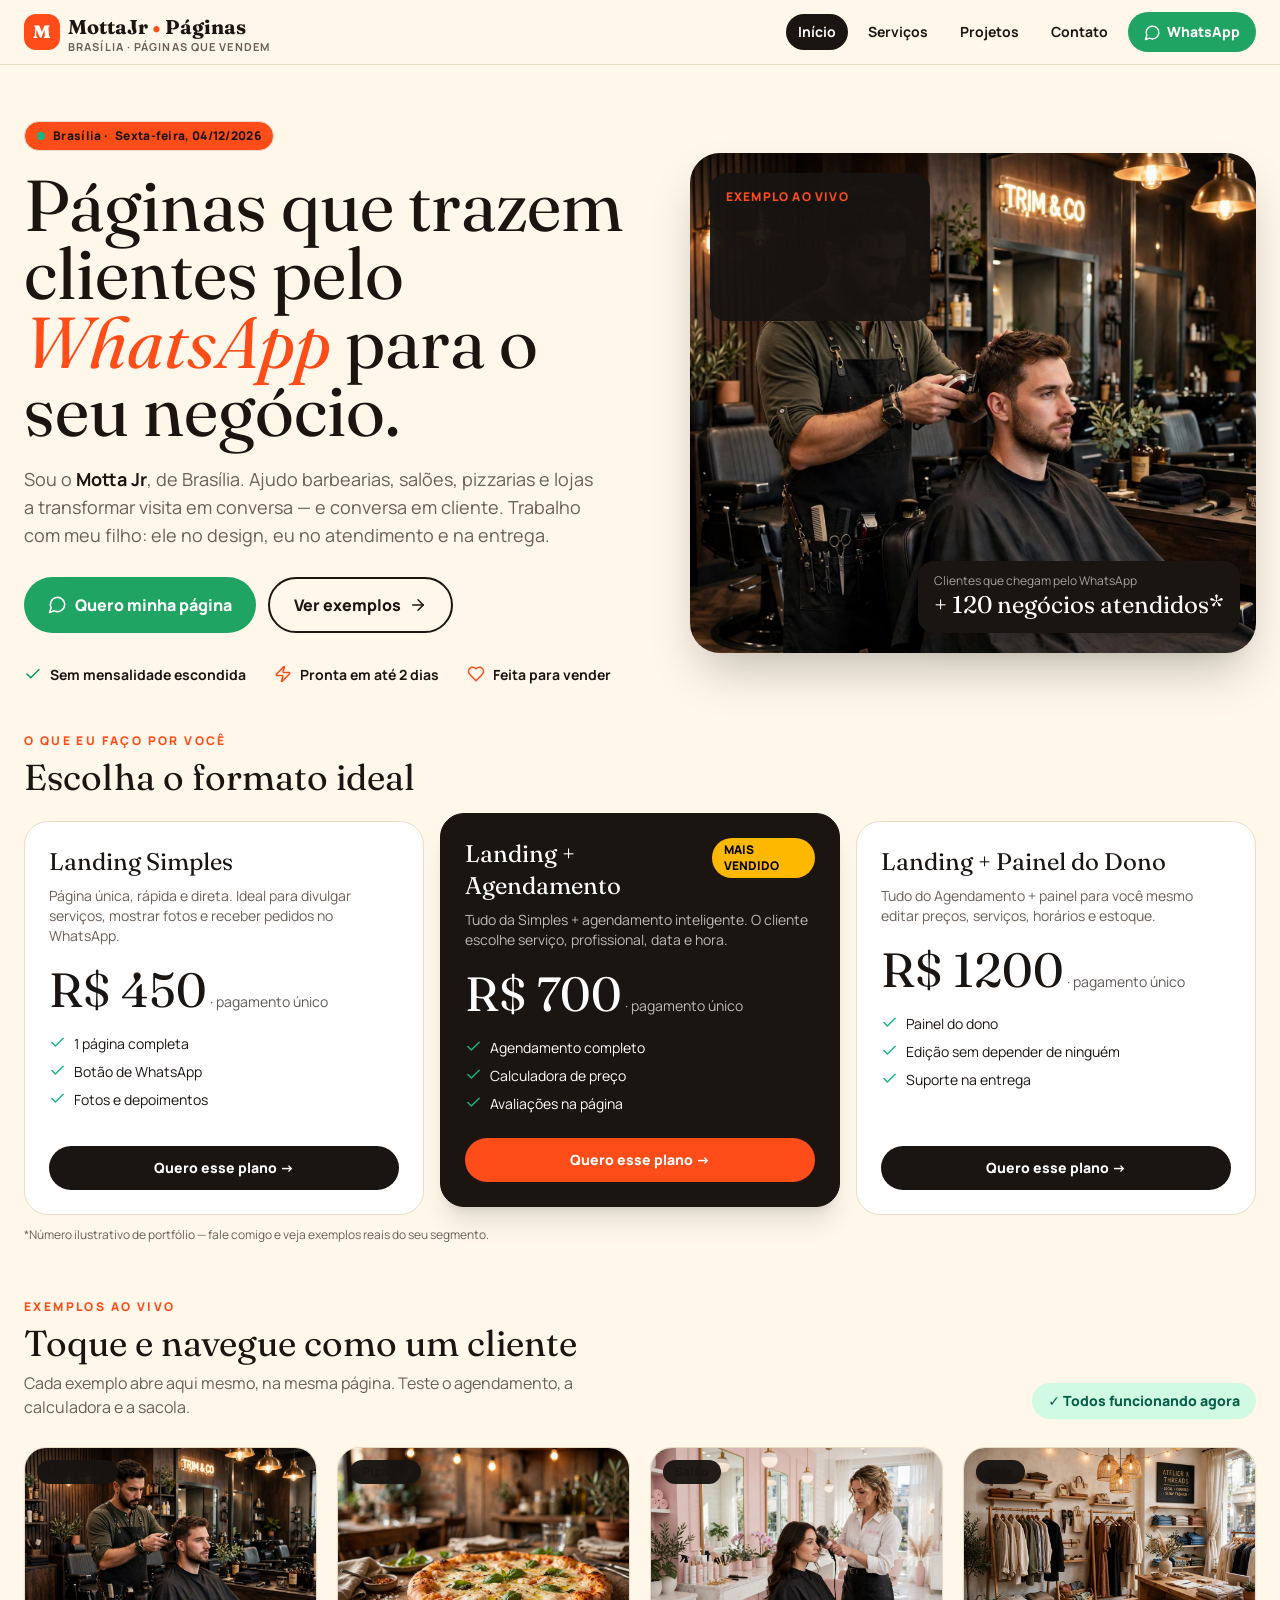
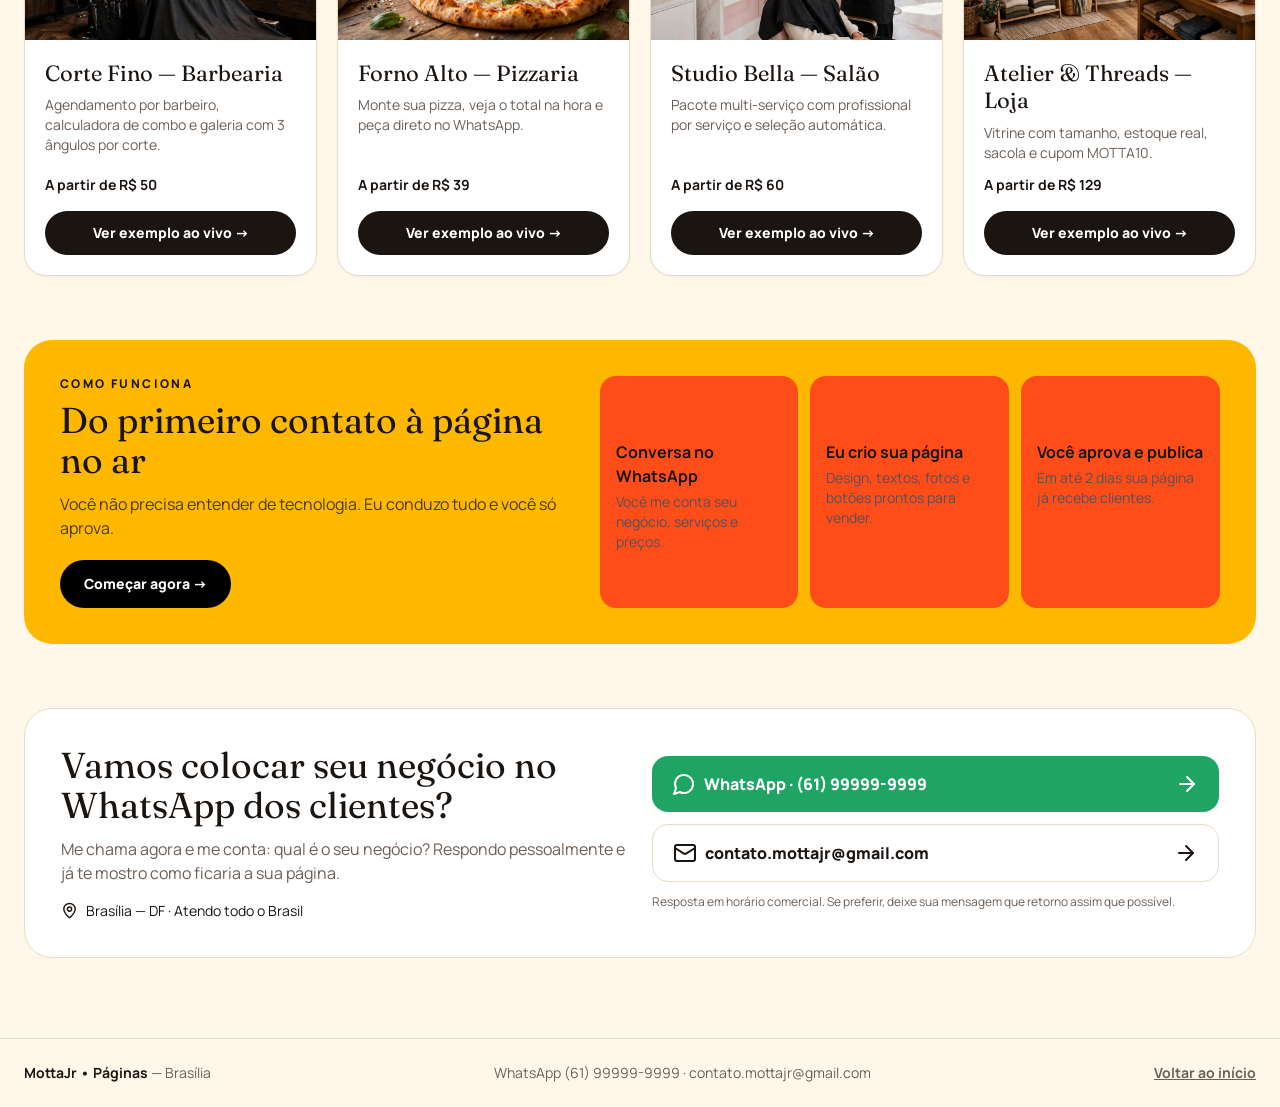
<file: index.html>
<!DOCTYPE html>
<html lang="pt-BR">

<head>
  <meta charset="UTF-8" />
  <meta name="viewport" content="width=device-width, initial-scale=1" />
  <title>MottaJr • Páginas — Sites que trazem clientes pelo WhatsApp</title>
  <meta name="description"
    content="Páginas para barbearias, salões, pizzarias e lojas de Brasília: agendamento, calculadora de preço, painel do dono e pedido pelo WhatsApp." />
  <link rel="preconnect" href="https://fonts.googleapis.com" />
  <link rel="preconnect" href="https://fonts.gstatic.com" crossorigin />
  <link rel="stylesheet"
    href="https://fonts.googleapis.com/css2?family=Fraunces:opsz,wght@9..144,600;9..144,800;9..144,900&family=Manrope:wght@400;500;600;700;800&display=swap" />
  <link rel="stylesheet" href="style.css" />
</head>

<body>
  <div class="min-h-screen bg-[var(--surface)] text-[var(--ink)]"
    style="padding-top: var(--safe-area-inset-top); box-sizing: border-box">
    <div>
      <header class="sticky z-50 border-b border-[var(--line)] bg-[var(--surface)]/95 backdrop-blur"
        style="top: var(--safe-area-inset-top)">
        <div class="mx-auto flex max-w-7xl flex-wrap items-center justify-between gap-x-4 gap-y-3 px-4 py-3 sm:px-6">
          <button class="flex items-center gap-2 text-left" data-click="ir" data-id="inicio">
            <span
              class="grid h-9 w-9 place-items-center rounded-xl bg-[#FF4D1A] font-display text-lg font-black text-white">M</span><span
              class="leading-none"><b class="font-display text-xl">MottaJr <span class="text-[#FF4D1A]">•</span>
                Páginas</b><span
                class="block text-[11px] font-bold uppercase tracking-widest text-[var(--muted)]">Brasília · Páginas que
                vendem</span></span>
          </button>
          <nav class="flex flex-wrap items-center gap-1 sm:gap-2" aria-label="Navegação do portfólio">
            <button aria-current="true" class="rounded-full px-3 py-2 text-sm font-bold bg-[#1B1512] text-white"
              data-click="ir" data-id="inicio">
              Início</button><button class="rounded-full px-3 py-2 text-sm font-bold hover:bg-black/5" data-click="ir"
              data-id="servicos">
              Serviços</button><button class="rounded-full px-3 py-2 text-sm font-bold hover:bg-black/5" data-click="ir"
              data-id="projetos">
              Projetos</button><button class="rounded-full px-3 py-2 text-sm font-bold hover:bg-black/5" data-click="ir"
              data-id="contato">
              Contato</button><a
              href="https://wa.me/5561999999999?text=Ol%C3%A1%2C%20Motta%20Jr!%20Quero%20minha%20p%C3%A1gina."
              target="_blank" rel="noopener noreferrer"
              class="inline-flex items-center gap-1.5 rounded-full bg-[#1FA463] px-4 py-2.5 text-sm font-extrabold text-white"><svg
                xmlns="http://www.w3.org/2000/svg" width="17" height="17" viewBox="0 0 24 24" fill="none"
                stroke="currentColor" stroke-width="2" stroke-linecap="round" stroke-linejoin="round"
                class="lucide lucide-message-circle">
                <path d="M7.9 20A9 9 0 1 0 4 16.1L2 22Z"></path>
              </svg>
              WhatsApp</a>
          </nav>
        </div>
      </header>
      <section id="inicio"
        class="mx-auto max-w-7xl px-4 sm:px-6 pt-10 sm:pt-14 pb-12 grid gap-10 lg:grid-cols-[1.05fr_.95fr] items-center">
        <div>
          <div
            class="inline-flex items-center gap-2 rounded-full bg-white border border-[var(--line)] px-3 py-1.5 text-xs font-extrabold tracking-wide">
            <span class="h-2 w-2 rounded-full bg-emerald-500"></span> Brasília · <span id="data-atual">Carregando...</span>
          </div>
          <h1 class="font-display text-[46px] leading-[.95] sm:text-[72px] mt-5">
            Páginas que trazem clientes pelo <span class="italic text-[#FF4D1A]">WhatsApp</span> para o seu negócio.
          </h1>
          <p class="mt-5 text-lg text-[var(--muted)] max-w-xl">
            Sou o <b class="text-[var(--ink)]">Motta Jr</b>, de Brasília. Ajudo barbearias, salões, pizzarias e lojas a
            transformar visita em conversa — e conversa em cliente. Trabalho com meu filho: ele no design, eu no
            atendimento e
            na entrega.
          </p>
          <div class="mt-7 flex flex-wrap gap-3">
            <a href="https://wa.me/5561999999999?text=Ol%C3%A1%2C%20Motta%20Jr!%20Quero%20minha%20p%C3%A1gina%20para%20trazer%20clientes%20pelo%20WhatsApp."
              target="_blank" rel="noopener noreferrer"
              class="inline-flex items-center gap-2 rounded-full bg-[#1FA463] px-6 py-3.5 font-extrabold text-white"><svg
                xmlns="http://www.w3.org/2000/svg" width="19" height="19" viewBox="0 0 24 24" fill="none"
                stroke="currentColor" stroke-width="2" stroke-linecap="round" stroke-linejoin="round"
                class="lucide lucide-message-circle">
                <path d="M7.9 20A9 9 0 1 0 4 16.1L2 22Z"></path>
              </svg>
              Quero minha página</a><button
              class="inline-flex items-center gap-2 rounded-full border-2 border-[#1B1512] px-6 py-3.5 font-extrabold"
              data-click="rolar" data-id="projetos">
              Ver exemplos
              <svg xmlns="http://www.w3.org/2000/svg" width="18" height="18" viewBox="0 0 24 24" fill="none"
                stroke="currentColor" stroke-width="2" stroke-linecap="round" stroke-linejoin="round"
                class="lucide lucide-arrow-right">
                <path d="M5 12h14"></path>
                <path d="m12 5 7 7-7 7"></path>
              </svg>
            </button>
          </div>
          <div class="mt-8 flex flex-wrap gap-x-7 gap-y-2 text-sm font-bold">
            <span class="flex gap-2"><svg xmlns="http://www.w3.org/2000/svg" width="18" height="18" viewBox="0 0 24 24"
                fill="none" stroke="currentColor" stroke-width="2" stroke-linecap="round" stroke-linejoin="round"
                class="lucide lucide-check text-emerald-600">
                <path d="M20 6 9 17l-5-5"></path>
              </svg>
              Sem mensalidade escondida</span><span class="flex gap-2"><svg xmlns="http://www.w3.org/2000/svg"
                width="18" height="18" viewBox="0 0 24 24" fill="none" stroke="currentColor" stroke-width="2"
                stroke-linecap="round" stroke-linejoin="round" class="lucide lucide-zap text-[#FF4D1A]">
                <path
                  d="M4 14a1 1 0 0 1-.78-1.63l9.9-10.2a.5.5 0 0 1 .86.46l-1.92 6.02A1 1 0 0 0 13 10h7a1 1 0 0 1 .78 1.63l-9.9 10.2a.5.5 0 0 1-.86-.46l1.92-6.02A1 1 0 0 0 11 14z">
                </path>
              </svg>
              Pronta em até 2 dias</span><span class="flex gap-2"><svg xmlns="http://www.w3.org/2000/svg" width="18"
                height="18" viewBox="0 0 24 24" fill="none" stroke="currentColor" stroke-width="2"
                stroke-linecap="round" stroke-linejoin="round" class="lucide lucide-heart text-[#FF4D1A]">
                <path
                  d="M19 14c1.49-1.46 3-3.21 3-5.5A5.5 5.5 0 0 0 16.5 3c-1.76 0-3 .5-4.5 2-1.5-1.5-2.74-2-4.5-2A5.5 5.5 0 0 0 2 8.5c0 2.3 1.5 4.05 3 5.5l7 7Z">
                </path>
              </svg>
              Feita para vender</span>
          </div>
        </div>
        <div class="relative">
          <img src="assets/img/barbearia.webp" alt="Exemplo de página para barbearia criada por Motta Jr"
            class="h-[380px] sm:h-[500px] w-full rounded-[30px] object-cover shadow-2xl" />
          <div class="absolute -left-2 sm:left-5 top-5 rounded-2xl bg-white/95 p-4 shadow-xl max-w-[220px]">
            <p class="text-xs font-extrabold tracking-widest text-[#FF4D1A]">EXEMPLO AO VIVO</p>
            <p class="font-display text-lg leading-tight mt-1">Corte Fino — agendamento em 1 minuto</p>
            <a href="sites/barbearia/index.html" class="mt-2 inline-block text-sm font-extrabold underline">Abrir
              exemplo →</a>
          </div>
          <div class="absolute bottom-5 right-4 rounded-2xl bg-[#1B1512] text-white px-4 py-3 shadow-xl">
            <p class="text-xs text-white/60">Clientes que chegam pelo WhatsApp</p>
            <p class="font-display text-2xl">+ 120 negócios atendidos*</p>
          </div>
        </div>
      </section>
      <section id="servicos" class="mx-auto max-w-7xl px-4 sm:px-6 pb-14">
        <p class="text-xs font-extrabold tracking-[.2em] uppercase text-[#FF4D1A]">O que eu faço por você</p>
        <h2 class="font-display text-4xl mt-2">Escolha o formato ideal</h2>
        <div class="mt-6 grid gap-4 md:grid-cols-3">
          <article class="rounded-[24px] border p-6 flex flex-col bg-[var(--surface-2)] border-[var(--line)]">
            <div class="flex justify-between">
              <h3 class="font-display text-2xl">Landing Simples</h3>
            </div>
            <p class="mt-2 text-sm text-[var(--muted)]">
              Página única, rápida e direta. Ideal para divulgar serviços, mostrar fotos e receber pedidos no WhatsApp.
            </p>
            <p class="mt-5">
              <span class="font-display text-5xl">R$ 450</span><span class="text-sm opacity-70"> · pagamento
                único</span>
            </p>
            <ul class="mt-5 space-y-2 text-sm flex-1">
              <li class="flex gap-2">
                <svg xmlns="http://www.w3.org/2000/svg" width="17" height="17" viewBox="0 0 24 24" fill="none"
                  stroke="currentColor" stroke-width="2" stroke-linecap="round" stroke-linejoin="round"
                  class="lucide lucide-check text-emerald-500 shrink-0">
                  <path d="M20 6 9 17l-5-5"></path>
                </svg>1 página completa
              </li>
              <li class="flex gap-2">
                <svg xmlns="http://www.w3.org/2000/svg" width="17" height="17" viewBox="0 0 24 24" fill="none"
                  stroke="currentColor" stroke-width="2" stroke-linecap="round" stroke-linejoin="round"
                  class="lucide lucide-check text-emerald-500 shrink-0">
                  <path d="M20 6 9 17l-5-5"></path>
                </svg>Botão de WhatsApp
              </li>
              <li class="flex gap-2">
                <svg xmlns="http://www.w3.org/2000/svg" width="17" height="17" viewBox="0 0 24 24" fill="none"
                  stroke="currentColor" stroke-width="2" stroke-linecap="round" stroke-linejoin="round"
                  class="lucide lucide-check text-emerald-500 shrink-0">
                  <path d="M20 6 9 17l-5-5"></path>
                </svg>Fotos e depoimentos
              </li>
            </ul>
            <a href="https://wa.me/5561999999999?text=Ol%C3%A1!%20Tenho%20interesse%20no%20plano%20Landing%20Simples%20(R%24%20450).%20Pode%20me%20explicar%20como%20funciona%3F"
              target="_blank" rel="noopener noreferrer"
              class="mt-6 rounded-full py-3 text-center text-sm font-extrabold bg-[#1B1512] text-white">Quero esse plano
              →</a>
          </article>
          <article
            class="rounded-[24px] border p-6 flex flex-col bg-[#1B1512] text-white border-[#1B1512] shadow-xl md:-translate-y-2">
            <div class="flex justify-between">
              <h3 class="font-display text-2xl">Landing + Agendamento</h3>
              <span class="h-fit rounded-full bg-[#FFB800] px-3 py-1 text-xs font-extrabold text-black">MAIS
                VENDIDO</span>
            </div>
            <p class="mt-2 text-sm text-white/70">
              Tudo da Simples + agendamento inteligente. O cliente escolhe serviço, profissional, data e hora.
            </p>
            <p class="mt-5">
              <span class="font-display text-5xl">R$ 700</span><span class="text-sm opacity-70"> · pagamento
                único</span>
            </p>
            <ul class="mt-5 space-y-2 text-sm flex-1">
              <li class="flex gap-2">
                <svg xmlns="http://www.w3.org/2000/svg" width="17" height="17" viewBox="0 0 24 24" fill="none"
                  stroke="currentColor" stroke-width="2" stroke-linecap="round" stroke-linejoin="round"
                  class="lucide lucide-check text-emerald-500 shrink-0">
                  <path d="M20 6 9 17l-5-5"></path>
                </svg>Agendamento completo
              </li>
              <li class="flex gap-2">
                <svg xmlns="http://www.w3.org/2000/svg" width="17" height="17" viewBox="0 0 24 24" fill="none"
                  stroke="currentColor" stroke-width="2" stroke-linecap="round" stroke-linejoin="round"
                  class="lucide lucide-check text-emerald-500 shrink-0">
                  <path d="M20 6 9 17l-5-5"></path>
                </svg>Calculadora de preço
              </li>
              <li class="flex gap-2">
                <svg xmlns="http://www.w3.org/2000/svg" width="17" height="17" viewBox="0 0 24 24" fill="none"
                  stroke="currentColor" stroke-width="2" stroke-linecap="round" stroke-linejoin="round"
                  class="lucide lucide-check text-emerald-500 shrink-0">
                  <path d="M20 6 9 17l-5-5"></path>
                </svg>Avaliações na página
              </li>
            </ul>
            <a href="https://wa.me/5561999999999?text=Ol%C3%A1!%20Tenho%20interesse%20no%20plano%20Landing%20%2B%20Agendamento%20(R%24%20700).%20Pode%20me%20explicar%20como%20funciona%3F"
              target="_blank" rel="noopener noreferrer"
              class="mt-6 rounded-full py-3 text-center text-sm font-extrabold bg-[#FF4D1A] text-white">Quero esse plano
              →</a>
          </article>
          <article class="rounded-[24px] border p-6 flex flex-col bg-[var(--surface-2)] border-[var(--line)]">
            <div class="flex justify-between">
              <h3 class="font-display text-2xl">Landing + Painel do Dono</h3>
            </div>
            <p class="mt-2 text-sm text-[var(--muted)]">
              Tudo do Agendamento + painel para você mesmo editar preços, serviços, horários e estoque.
            </p>
            <p class="mt-5">
              <span class="font-display text-5xl">R$ 1200</span><span class="text-sm opacity-70"> · pagamento
                único</span>
            </p>
            <ul class="mt-5 space-y-2 text-sm flex-1">
              <li class="flex gap-2">
                <svg xmlns="http://www.w3.org/2000/svg" width="17" height="17" viewBox="0 0 24 24" fill="none"
                  stroke="currentColor" stroke-width="2" stroke-linecap="round" stroke-linejoin="round"
                  class="lucide lucide-check text-emerald-500 shrink-0">
                  <path d="M20 6 9 17l-5-5"></path>
                </svg>Painel do dono
              </li>
              <li class="flex gap-2">
                <svg xmlns="http://www.w3.org/2000/svg" width="17" height="17" viewBox="0 0 24 24" fill="none"
                  stroke="currentColor" stroke-width="2" stroke-linecap="round" stroke-linejoin="round"
                  class="lucide lucide-check text-emerald-500 shrink-0">
                  <path d="M20 6 9 17l-5-5"></path>
                </svg>Edição sem depender de ninguém
              </li>
              <li class="flex gap-2">
                <svg xmlns="http://www.w3.org/2000/svg" width="17" height="17" viewBox="0 0 24 24" fill="none"
                  stroke="currentColor" stroke-width="2" stroke-linecap="round" stroke-linejoin="round"
                  class="lucide lucide-check text-emerald-500 shrink-0">
                  <path d="M20 6 9 17l-5-5"></path>
                </svg>Suporte na entrega
              </li>
            </ul>
            <a href="https://wa.me/5561999999999?text=Ol%C3%A1!%20Tenho%20interesse%20no%20plano%20Landing%20%2B%20Painel%20do%20Dono%20(R%24%201200).%20Pode%20me%20explicar%20como%20funciona%3F"
              target="_blank" rel="noopener noreferrer"
              class="mt-6 rounded-full py-3 text-center text-sm font-extrabold bg-[#1B1512] text-white">Quero esse plano
              →</a>
          </article>
        </div>
        <p class="mt-3 text-xs text-[var(--muted)]">
          *Número ilustrativo de portfólio — fale comigo e veja exemplos reais do seu segmento.
        </p>
      </section>
      <section id="projetos" class="mx-auto max-w-7xl px-4 sm:px-6 pb-16">
        <div class="flex flex-wrap items-end justify-between gap-3">
          <div>
            <p class="text-xs font-extrabold tracking-[.2em] uppercase text-[#FF4D1A]">Exemplos ao vivo</p>
            <h2 class="font-display text-4xl mt-2">Toque e navegue como um cliente</h2>
            <p class="mt-2 text-[var(--muted)] max-w-xl">
              Cada exemplo abre aqui mesmo, na mesma página. Teste o agendamento, a calculadora e a sacola.
            </p>
          </div>
          <span class="rounded-full bg-emerald-100 px-4 py-2 text-sm font-extrabold text-emerald-800">✓ Todos
            funcionando agora</span>
        </div>
        <div class="mt-7 grid gap-5 sm:grid-cols-2 lg:grid-cols-4">
          <article
            class="overflow-hidden rounded-[22px] bg-[var(--surface-2)] border border-[var(--line)] shadow-sm flex flex-col">
            <div class="relative">
              <img src="assets/img/barbearia.webp" alt="Prévia da página Corte Fino — Barbearia"
                class="h-48 w-full object-cover" loading="lazy" decoding="async" /><span
                class="absolute top-3 left-3 rounded-full bg-white/95 px-3 py-1 text-xs font-extrabold">Barbearia</span>
            </div>
            <div class="p-5 flex flex-col flex-1">
              <h3 class="font-display text-[22px] leading-tight">Corte Fino — Barbearia</h3>
              <p class="mt-2 text-sm text-[var(--muted)] flex-1">
                Agendamento por barbeiro, calculadora de combo e galeria com 3 ângulos por corte.
              </p>
              <p class="mt-3 text-sm font-bold">A partir de R$ 50</p>
              <a href="sites/barbearia/index.html"
                class="mt-4 block w-full text-center rounded-full bg-[#1B1512] py-3 text-sm font-extrabold text-white hover:bg-[#FF4D1A] transition">Ver
                exemplo ao vivo →</a>
            </div>
          </article>
          <article
            class="overflow-hidden rounded-[22px] bg-[var(--surface-2)] border border-[var(--line)] shadow-sm flex flex-col">
            <div class="relative">
              <img src="assets/img/pizzaria.webp" alt="Prévia da página Forno Alto — Pizzaria"
                class="h-48 w-full object-cover" loading="lazy" decoding="async" /><span
                class="absolute top-3 left-3 rounded-full bg-white/95 px-3 py-1 text-xs font-extrabold">Pizzaria</span>
            </div>
            <div class="p-5 flex flex-col flex-1">
              <h3 class="font-display text-[22px] leading-tight">Forno Alto — Pizzaria</h3>
              <p class="mt-2 text-sm text-[var(--muted)] flex-1">
                Monte sua pizza, veja o total na hora e peça direto no WhatsApp.
              </p>
              <p class="mt-3 text-sm font-bold">A partir de R$ 39</p>
              <a href="sites/pizzaria/index.html"
                class="mt-4 block w-full text-center rounded-full bg-[#1B1512] py-3 text-sm font-extrabold text-white hover:bg-[#FF4D1A] transition">Ver
                exemplo ao vivo →</a>
            </div>
          </article>
          <article
            class="overflow-hidden rounded-[22px] bg-[var(--surface-2)] border border-[var(--line)] shadow-sm flex flex-col">
            <div class="relative">
              <img src="assets/img/salao.webp" alt="Prévia da página Studio Bella — Salão"
                class="h-48 w-full object-cover" loading="lazy" decoding="async" /><span
                class="absolute top-3 left-3 rounded-full bg-white/95 px-3 py-1 text-xs font-extrabold">Salão</span>
            </div>
            <div class="p-5 flex flex-col flex-1">
              <h3 class="font-display text-[22px] leading-tight">Studio Bella — Salão</h3>
              <p class="mt-2 text-sm text-[var(--muted)] flex-1">
                Pacote multi-serviço com profissional por serviço e seleção automática.
              </p>
              <p class="mt-3 text-sm font-bold">A partir de R$ 60</p>
              <a href="sites/salao/index.html"
                class="mt-4 block w-full text-center rounded-full bg-[#1B1512] py-3 text-sm font-extrabold text-white hover:bg-[#FF4D1A] transition">Ver
                exemplo ao vivo →</a>
            </div>
          </article>
          <article
            class="overflow-hidden rounded-[22px] bg-[var(--surface-2)] border border-[var(--line)] shadow-sm flex flex-col">
            <div class="relative">
              <img src="assets/img/loja.webp" alt="Prévia da página Atelier &amp; Threads — Loja"
                class="h-48 w-full object-cover" loading="lazy" decoding="async" /><span
                class="absolute top-3 left-3 rounded-full bg-white/95 px-3 py-1 text-xs font-extrabold">Loja</span>
            </div>
            <div class="p-5 flex flex-col flex-1">
              <h3 class="font-display text-[22px] leading-tight">Atelier &amp; Threads — Loja</h3>
              <p class="mt-2 text-sm text-[var(--muted)] flex-1">Vitrine com tamanho, estoque real, sacola e cupom
                MOTTA10.</p>
              <p class="mt-3 text-sm font-bold">A partir de R$ 129</p>
              <a href="sites/loja/index.html"
                class="mt-4 block w-full text-center rounded-full bg-[#1B1512] py-3 text-sm font-extrabold text-white hover:bg-[#FF4D1A] transition">Ver
                exemplo ao vivo →</a>
            </div>
          </article>
        </div>
      </section>
      <section class="mx-auto max-w-7xl px-4 sm:px-6 pb-16">
        <div class="rounded-[28px] bg-[#FFB800] p-6 sm:p-9 grid gap-8 lg:grid-cols-[.9fr_1.1fr]">
          <div>
            <p class="text-xs font-extrabold tracking-[.2em] uppercase">Como funciona</p>
            <h2 class="font-display text-4xl mt-2">Do primeiro contato à página no ar</h2>
            <p class="mt-3 text-[#4A3A12]">Você não precisa entender de tecnologia. Eu conduzo tudo e você só aprova.
            </p>
            <a href="https://wa.me/5561999999999?text=Ol%C3%A1!%20Quero%20come%C3%A7ar%20minha%20p%C3%A1gina%20hoje."
              target="_blank" rel="noopener noreferrer"
              class="mt-5 inline-block rounded-full bg-black px-6 py-3.5 text-sm font-extrabold text-white">Começar
              agora →</a>
          </div>
          <ol class="grid gap-3 sm:grid-cols-3">
            <li class="rounded-2xl bg-white p-4">
              <span class="font-display text-4xl text-[#FF4D1A]">1</span>
              <h3 class="font-bold mt-2">Conversa no WhatsApp</h3>
              <p class="text-sm text-zinc-600 mt-1">Você me conta seu negócio, serviços e preços.</p>
            </li>
            <li class="rounded-2xl bg-white p-4">
              <span class="font-display text-4xl text-[#FF4D1A]">2</span>
              <h3 class="font-bold mt-2">Eu crio sua página</h3>
              <p class="text-sm text-zinc-600 mt-1">Design, textos, fotos e botões prontos para vender.</p>
            </li>
            <li class="rounded-2xl bg-white p-4">
              <span class="font-display text-4xl text-[#FF4D1A]">3</span>
              <h3 class="font-bold mt-2">Você aprova e publica</h3>
              <p class="text-sm text-zinc-600 mt-1">Em até 2 dias sua página já recebe clientes.</p>
            </li>
          </ol>
        </div>
      </section>
      <section id="contato" class="mx-auto max-w-7xl px-4 sm:px-6 pb-20">
        <div
          class="rounded-[28px] border border-[var(--line)] bg-[var(--surface-2)] p-6 sm:p-9 grid gap-6 lg:grid-cols-2">
          <div>
            <h2 class="font-display text-4xl">Vamos colocar seu negócio no WhatsApp dos clientes?</h2>
            <p class="mt-3 text-[var(--muted)]">
              Me chama agora e me conta: qual é o seu negócio? Respondo pessoalmente e já te mostro como ficaria a sua
              página.
            </p>
            <div class="mt-4 flex items-center gap-2 text-sm">
              <svg xmlns="http://www.w3.org/2000/svg" width="17" height="17" viewBox="0 0 24 24" fill="none"
                stroke="currentColor" stroke-width="2" stroke-linecap="round" stroke-linejoin="round"
                class="lucide lucide-map-pin">
                <path
                  d="M20 10c0 4.993-5.539 10.193-7.399 11.799a1 1 0 0 1-1.202 0C9.539 20.193 4 14.993 4 10a8 8 0 0 1 16 0">
                </path>
                <circle cx="12" cy="10" r="3"></circle>
              </svg>
              Brasília — DF · Atendo todo o Brasil
            </div>
          </div>
          <div class="flex flex-col gap-3 justify-center">
            <a href="https://wa.me/5561999999999?text=Ol%C3%A1%2C%20Motta%20Jr!%20Quero%20minha%20p%C3%A1gina."
              target="_blank" rel="noopener noreferrer"
              class="flex items-center justify-between rounded-2xl bg-[#1FA463] px-5 py-4 font-extrabold text-white"><span
                class="flex gap-2 items-center"><svg xmlns="http://www.w3.org/2000/svg" width="24" height="24"
                  viewBox="0 0 24 24" fill="none" stroke="currentColor" stroke-width="2" stroke-linecap="round"
                  stroke-linejoin="round" class="lucide lucide-message-circle">
                  <path d="M7.9 20A9 9 0 1 0 4 16.1L2 22Z"></path>
                </svg>
                WhatsApp · (61) 99999-9999</span><svg xmlns="http://www.w3.org/2000/svg" width="24" height="24"
                viewBox="0 0 24 24" fill="none" stroke="currentColor" stroke-width="2" stroke-linecap="round"
                stroke-linejoin="round" class="lucide lucide-arrow-right">
                <path d="M5 12h14"></path>
                <path d="m12 5 7 7-7 7"></path>
              </svg></a><a href="mailto:contato.mottajr@gmail.com" target="_blank" rel="noopener noreferrer"
              class="flex items-center justify-between rounded-2xl border border-[var(--line)] px-5 py-4 font-extrabold"><span
                class="flex gap-2 items-center"><svg xmlns="http://www.w3.org/2000/svg" width="24" height="24"
                  viewBox="0 0 24 24" fill="none" stroke="currentColor" stroke-width="2" stroke-linecap="round"
                  stroke-linejoin="round" class="lucide lucide-mail">
                  <rect width="20" height="16" x="2" y="4" rx="2"></rect>
                  <path d="m22 7-8.97 5.7a1.94 1.94 0 0 1-2.06 0L2 7"></path>
                </svg>
                contato.mottajr@gmail.com</span><svg xmlns="http://www.w3.org/2000/svg" width="24" height="24"
                viewBox="0 0 24 24" fill="none" stroke="currentColor" stroke-width="2" stroke-linecap="round"
                stroke-linejoin="round" class="lucide lucide-arrow-right">
                <path d="M5 12h14"></path>
                <path d="m12 5 7 7-7 7"></path>
              </svg></a>
            <p class="text-xs text-[var(--muted)]">
              Resposta em horário comercial. Se preferir, deixe sua mensagem que retorno assim que possível.
            </p>
          </div>
        </div>
      </section>
      <footer class="border-t border-[var(--line)] py-6">
        <div
          class="mx-auto flex max-w-7xl flex-wrap items-center justify-between gap-3 px-4 sm:px-6 text-sm text-[var(--muted)]">
          <span><b class="text-[var(--ink)]">MottaJr • Páginas</b> — Brasília</span><span>WhatsApp (61) 99999-9999 ·
            contato.mottajr@gmail.com</span><button class="font-bold underline" data-click="ir" data-id="inicio">Voltar
            ao início</button>
        </div>
      </footer>
    </div>
  </div>
  <script src="assets/js/shared.js" defer></script>
  <script src="script.js" defer></script>
</body>

</html>
</file>
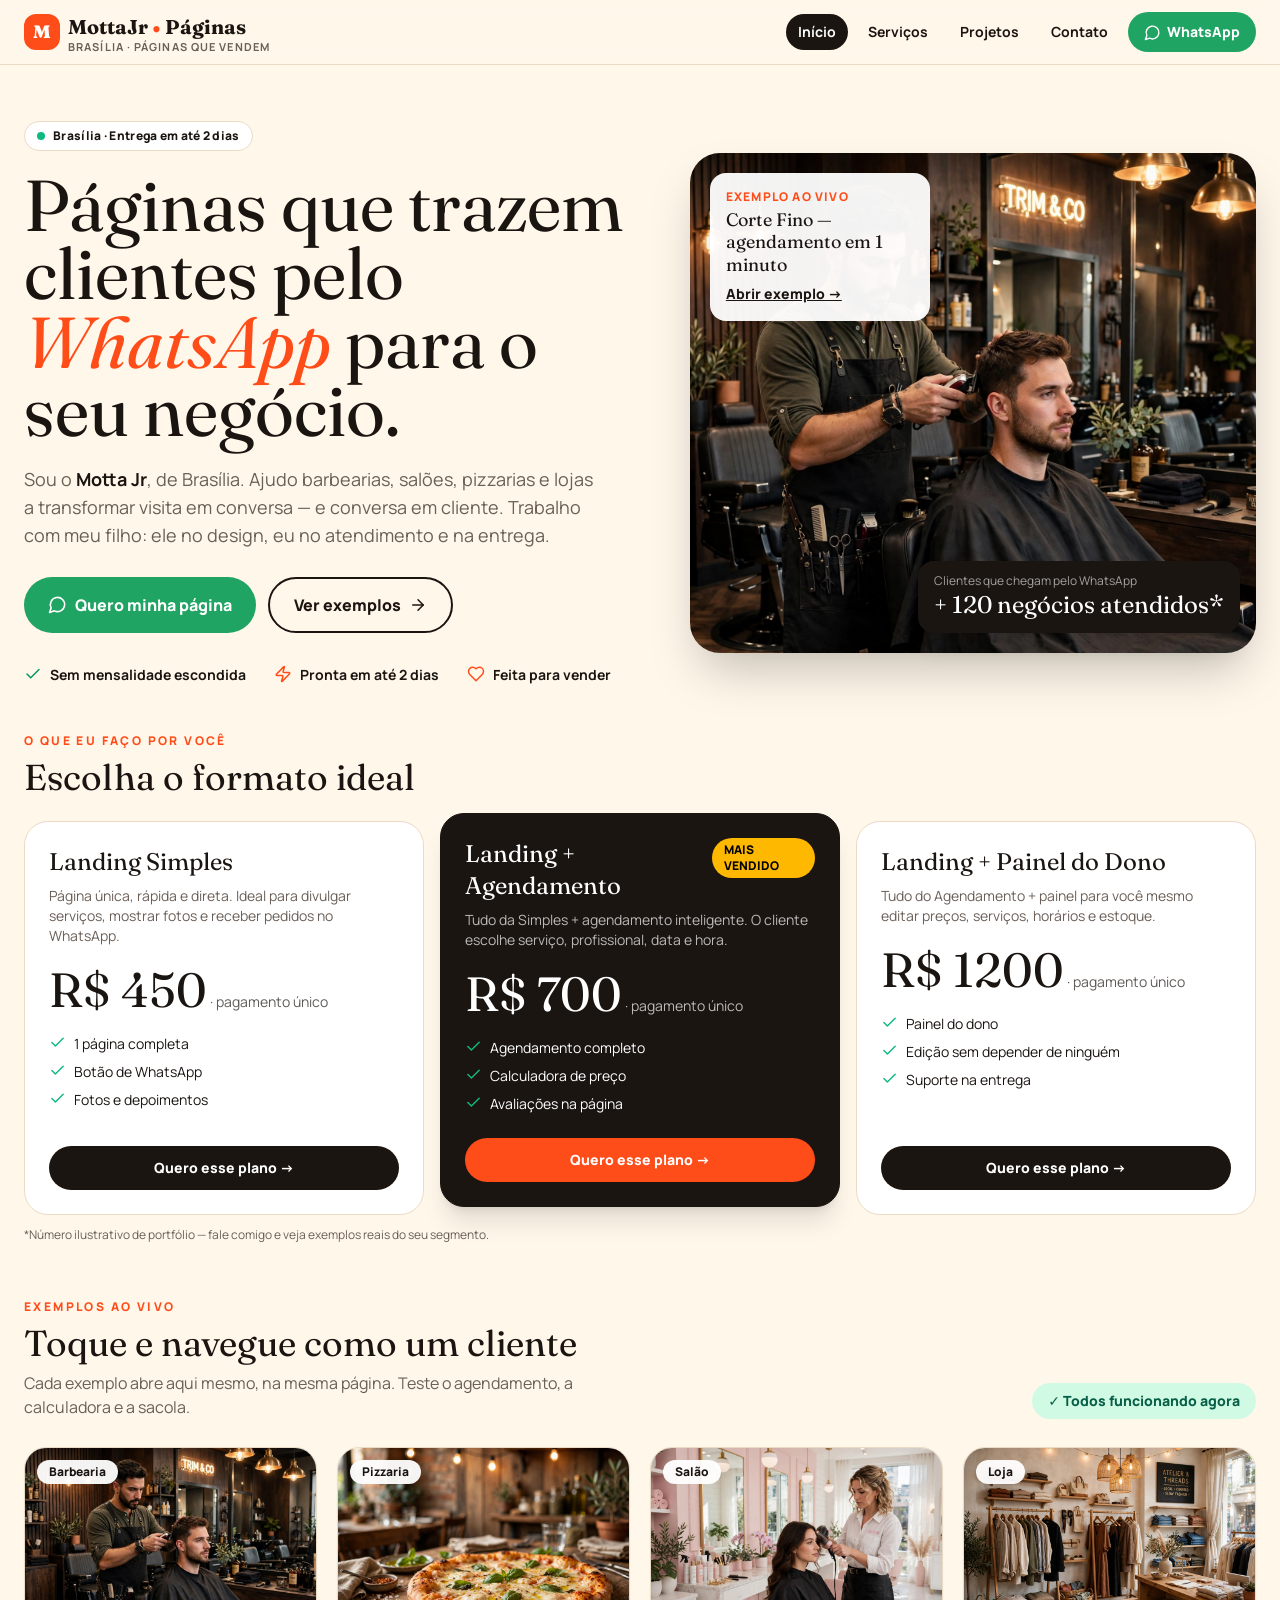
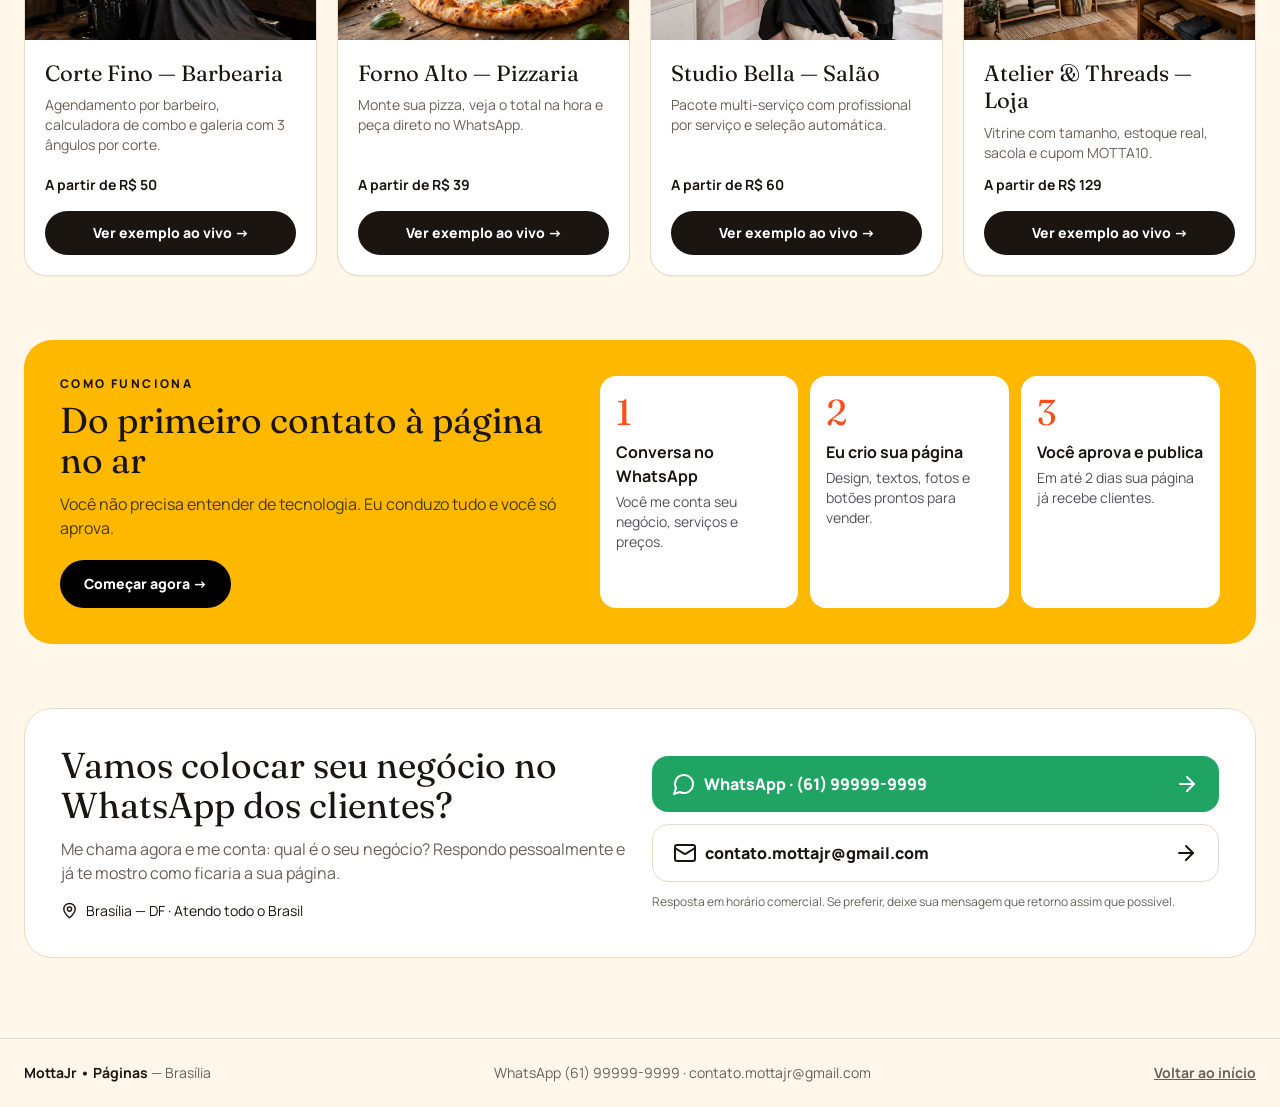
<file: backup-react/index.html>
<!DOCTYPE html>
<html lang="en">
<head>
  <meta charset="UTF-8">
  <!-- Faz a página se ajustar à largura da tela (celular, tablet, computador) -->
  <meta name="viewport" content="width=device-width, initial-scale=1">
  <title>React Artifact</title>

  <!-- Estilos da página (cores, fontes e layout) -->
  <link rel="stylesheet" href="styles.css">
</head>
<body>
  <!-- Ponto de montagem: o React desenha toda a página dentro desta div -->
  <div id="root"></div>

  <!-- Código da página. O "defer" faz o script rodar só depois do HTML carregar -->
  <script src="script.js" defer></script>

  <!-- Metadado deixado pela ferramenta que exportou a página; não afeta nada -->
  <script type="application/json" data-clippy-inline-media-manifest="1">{"version":1,"slots":[]}</script>
</body>
</html>
</file>
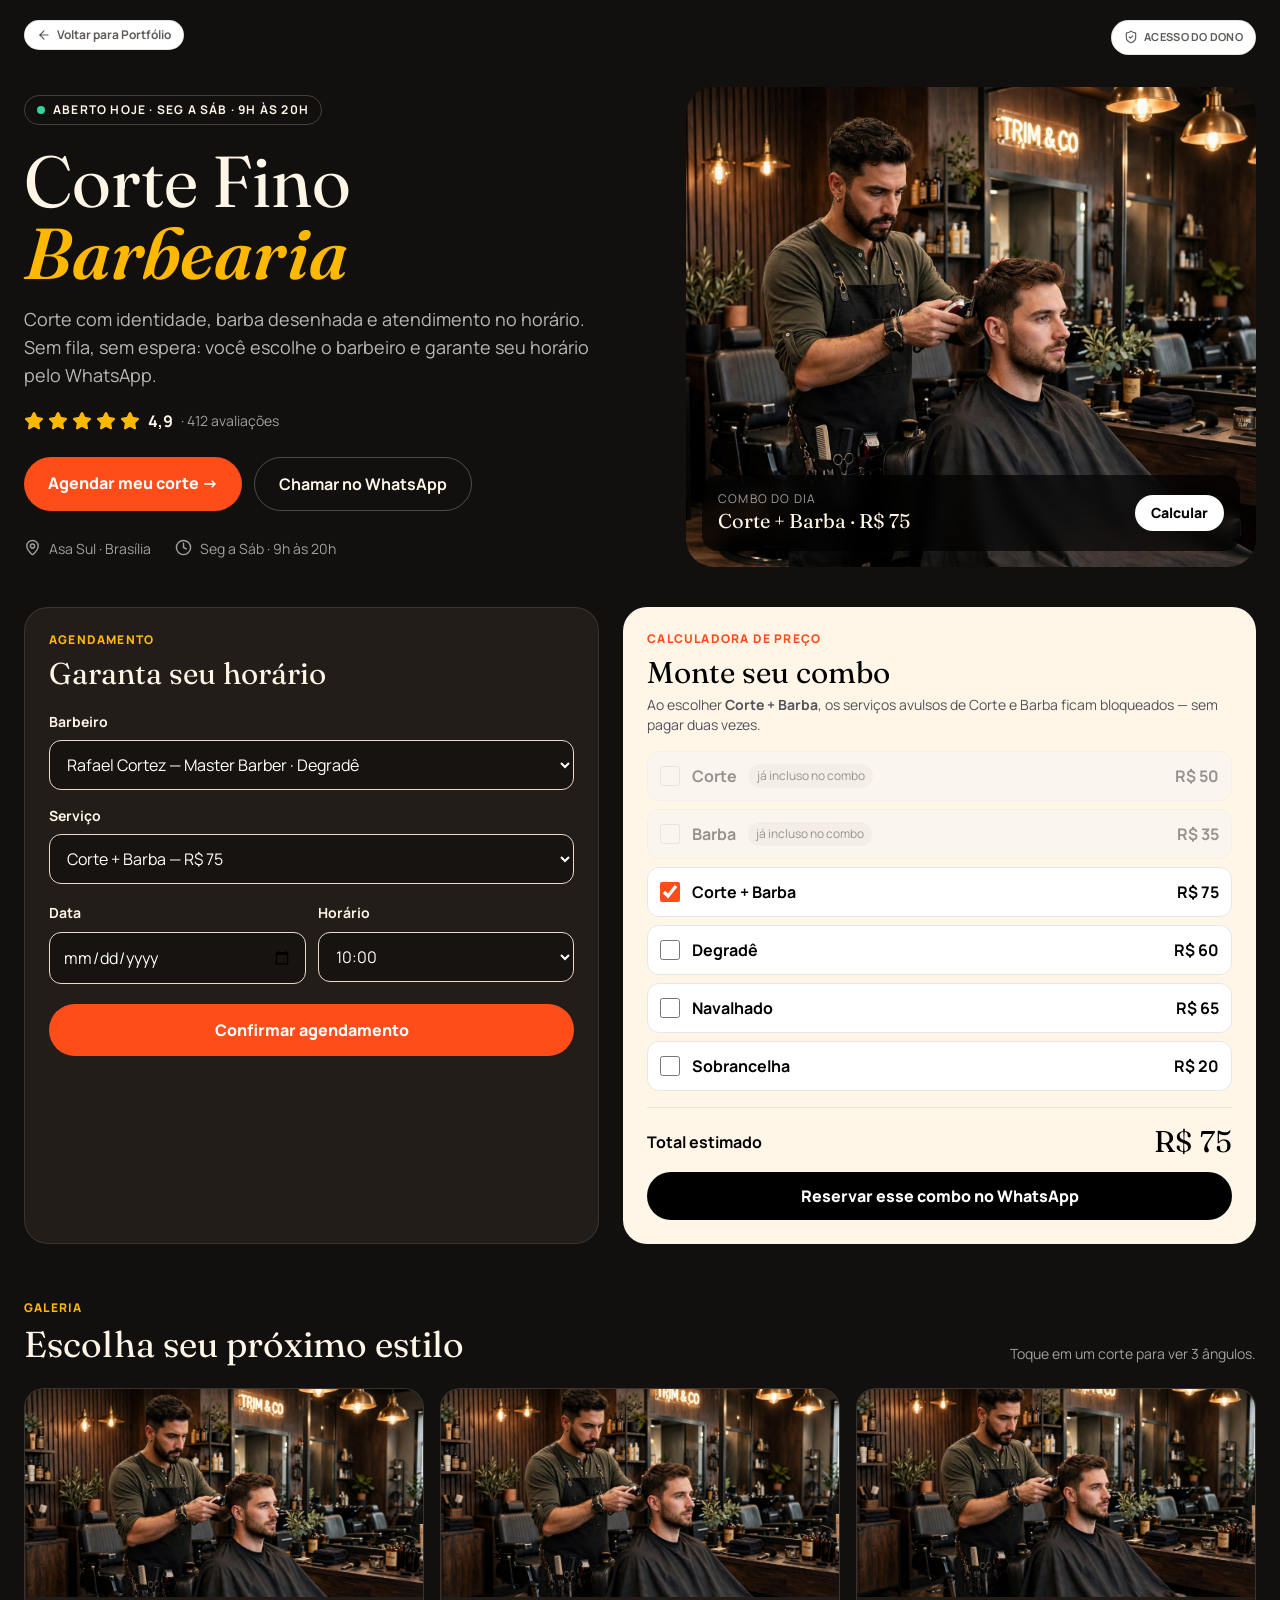
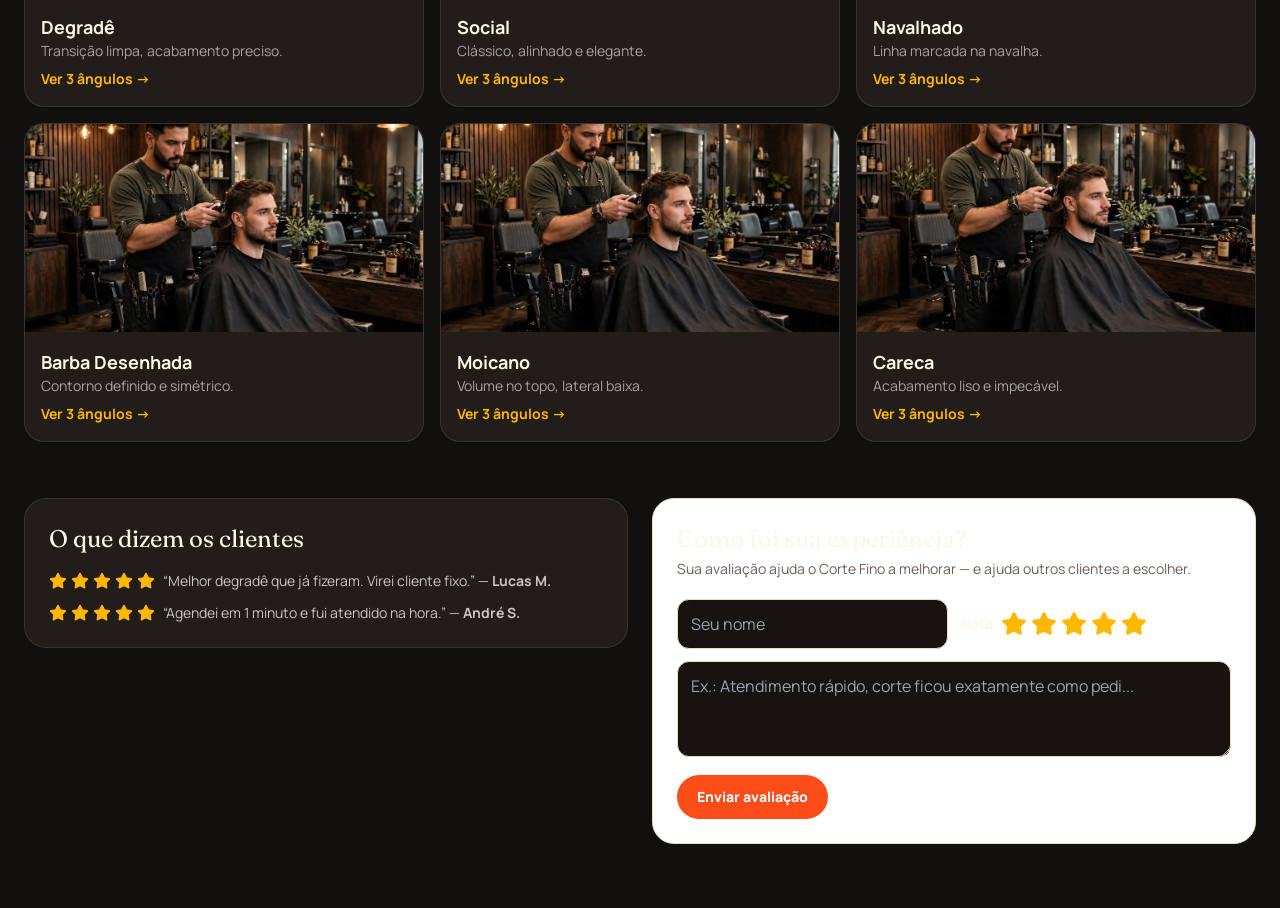
<file: sites/barbearia/index.html>
<!DOCTYPE html>
<html lang="pt-BR">
  <head>
    <meta charset="UTF-8" />
    <meta name="viewport" content="width=device-width, initial-scale=1" />
    <title>Corte Fino — Barbearia | Agende seu horário</title>
    <meta
      name="description"
      content="Corte Fino Barbearia, Asa Sul, Brasília. Escolha o barbeiro, monte seu combo e agende pelo WhatsApp."
    />
    <link rel="preconnect" href="https://fonts.googleapis.com" />
    <link rel="preconnect" href="https://fonts.gstatic.com" crossorigin />
    <link
      rel="stylesheet"
      href="https://fonts.googleapis.com/css2?family=Fraunces:opsz,wght@9..144,600;9..144,800;9..144,900&family=Manrope:wght@400;500;600;700;800&display=swap"
    />
    <link rel="stylesheet" href="style.css" />
  </head>
  <body>
    <div
      class="min-h-screen bg-[var(--surface)] text-[var(--ink)]"
      style="padding-top: var(--safe-area-inset-top); box-sizing: border-box"
    >
      <div class="bg-[#12100E] text-[#FFF6E8]">
        <div class="mx-auto max-w-7xl px-4 sm:px-6 pt-5 flex flex-wrap items-start justify-between gap-3">
          <a
            href="../../index.html"
            class="inline-flex items-center gap-1.5 rounded-full border border-black/10 bg-white px-3 py-1.5 text-xs font-bold text-[#1B1512]/70 shadow-sm hover:text-[#1B1512] hover:shadow"
            ><svg
              xmlns="http://www.w3.org/2000/svg"
              width="14"
              height="14"
              viewBox="0 0 24 24"
              fill="none"
              stroke="currentColor"
              stroke-width="2"
              stroke-linecap="round"
              stroke-linejoin="round"
              class="lucide lucide-arrow-left"
            >
              <path d="m12 19-7-7 7-7"></path>
              <path d="M19 12H5"></path>
            </svg>
            Voltar para Portfólio</a
          ><button
            class="inline-flex items-center gap-1.5 rounded-full border border-black/10 bg-white px-3 py-2 text-[11px] font-bold tracking-wide text-[#1B1512]/70 uppercase shadow-sm hover:text-[#1B1512]"
            data-r="owner-btn"
          >
            <svg
              xmlns="http://www.w3.org/2000/svg"
              width="14"
              height="14"
              viewBox="0 0 24 24"
              fill="none"
              stroke="currentColor"
              stroke-width="2"
              stroke-linecap="round"
              stroke-linejoin="round"
              class="lucide lucide-shield-check"
            >
              <path
                d="M20 13c0 5-3.5 7.5-7.66 8.95a1 1 0 0 1-.67-.01C7.5 20.5 4 18 4 13V6a1 1 0 0 1 1-1c2 0 4.5-1.2 6.24-2.72a1.17 1.17 0 0 1 1.52 0C14.51 3.81 17 5 19 5a1 1 0 0 1 1 1z"
              ></path>
              <path d="m9 12 2 2 4-4"></path></svg
            >Acesso do Dono
          </button>
        </div>
        <header class="mx-auto max-w-7xl px-4 sm:px-6 pt-8 pb-10 grid gap-8 lg:grid-cols-[1.05fr_.95fr] items-center">
          <div>
            <div
              class="inline-flex items-center gap-2 rounded-full border border-white/20 px-3 py-1.5 text-xs font-bold tracking-widest uppercase"
              data-r="open-badge"
            >
              <span class="h-2 w-2 rounded-full bg-emerald-400"></span> Aberto hoje · Seg a Sáb · 9h às 20h
            </div>
            <h1 class="font-display text-[54px] leading-[.92] sm:text-7xl mt-5">
              Corte Fino<br /><span class="italic font-semibold text-[#FFB800]">Barbearia</span>
            </h1>
            <p class="mt-4 max-w-xl text-white/70 text-lg">
              Corte com identidade, barba desenhada e atendimento no horário. Sem fila, sem espera: você escolhe o barbeiro e
              garante seu horário pelo WhatsApp.
            </p>
            <div class="mt-5 flex items-center gap-2">
              <div class="flex gap-1" aria-label="Avaliação 5 de 5">
                <button type="button" aria-label="1 estrela" class="transition hover:scale-110">
                  <svg
                    xmlns="http://www.w3.org/2000/svg"
                    width="20"
                    height="20"
                    viewBox="0 0 24 24"
                    fill="#FFB800"
                    stroke="#FFB800"
                    stroke-width="1.7"
                    stroke-linecap="round"
                    stroke-linejoin="round"
                    class="lucide lucide-star"
                  >
                    <path
                      d="M11.525 2.295a.53.53 0 0 1 .95 0l2.31 4.679a2.123 2.123 0 0 0 1.595 1.16l5.166.756a.53.53 0 0 1 .294.904l-3.736 3.638a2.123 2.123 0 0 0-.611 1.878l.882 5.14a.53.53 0 0 1-.771.56l-4.618-2.428a2.122 2.122 0 0 0-1.973 0L6.396 21.01a.53.53 0 0 1-.77-.56l.881-5.139a2.122 2.122 0 0 0-.611-1.879L2.16 9.795a.53.53 0 0 1 .294-.906l5.165-.755a2.122 2.122 0 0 0 1.597-1.16z"
                    ></path>
                  </svg></button
                ><button type="button" aria-label="2 estrelas" class="transition hover:scale-110">
                  <svg
                    xmlns="http://www.w3.org/2000/svg"
                    width="20"
                    height="20"
                    viewBox="0 0 24 24"
                    fill="#FFB800"
                    stroke="#FFB800"
                    stroke-width="1.7"
                    stroke-linecap="round"
                    stroke-linejoin="round"
                    class="lucide lucide-star"
                  >
                    <path
                      d="M11.525 2.295a.53.53 0 0 1 .95 0l2.31 4.679a2.123 2.123 0 0 0 1.595 1.16l5.166.756a.53.53 0 0 1 .294.904l-3.736 3.638a2.123 2.123 0 0 0-.611 1.878l.882 5.14a.53.53 0 0 1-.771.56l-4.618-2.428a2.122 2.122 0 0 0-1.973 0L6.396 21.01a.53.53 0 0 1-.77-.56l.881-5.139a2.122 2.122 0 0 0-.611-1.879L2.16 9.795a.53.53 0 0 1 .294-.906l5.165-.755a2.122 2.122 0 0 0 1.597-1.16z"
                    ></path>
                  </svg></button
                ><button type="button" aria-label="3 estrelas" class="transition hover:scale-110">
                  <svg
                    xmlns="http://www.w3.org/2000/svg"
                    width="20"
                    height="20"
                    viewBox="0 0 24 24"
                    fill="#FFB800"
                    stroke="#FFB800"
                    stroke-width="1.7"
                    stroke-linecap="round"
                    stroke-linejoin="round"
                    class="lucide lucide-star"
                  >
                    <path
                      d="M11.525 2.295a.53.53 0 0 1 .95 0l2.31 4.679a2.123 2.123 0 0 0 1.595 1.16l5.166.756a.53.53 0 0 1 .294.904l-3.736 3.638a2.123 2.123 0 0 0-.611 1.878l.882 5.14a.53.53 0 0 1-.771.56l-4.618-2.428a2.122 2.122 0 0 0-1.973 0L6.396 21.01a.53.53 0 0 1-.77-.56l.881-5.139a2.122 2.122 0 0 0-.611-1.879L2.16 9.795a.53.53 0 0 1 .294-.906l5.165-.755a2.122 2.122 0 0 0 1.597-1.16z"
                    ></path>
                  </svg></button
                ><button type="button" aria-label="4 estrelas" class="transition hover:scale-110">
                  <svg
                    xmlns="http://www.w3.org/2000/svg"
                    width="20"
                    height="20"
                    viewBox="0 0 24 24"
                    fill="#FFB800"
                    stroke="#FFB800"
                    stroke-width="1.7"
                    stroke-linecap="round"
                    stroke-linejoin="round"
                    class="lucide lucide-star"
                  >
                    <path
                      d="M11.525 2.295a.53.53 0 0 1 .95 0l2.31 4.679a2.123 2.123 0 0 0 1.595 1.16l5.166.756a.53.53 0 0 1 .294.904l-3.736 3.638a2.123 2.123 0 0 0-.611 1.878l.882 5.14a.53.53 0 0 1-.771.56l-4.618-2.428a2.122 2.122 0 0 0-1.973 0L6.396 21.01a.53.53 0 0 1-.77-.56l.881-5.139a2.122 2.122 0 0 0-.611-1.879L2.16 9.795a.53.53 0 0 1 .294-.906l5.165-.755a2.122 2.122 0 0 0 1.597-1.16z"
                    ></path>
                  </svg></button
                ><button type="button" aria-label="5 estrelas" class="transition hover:scale-110">
                  <svg
                    xmlns="http://www.w3.org/2000/svg"
                    width="20"
                    height="20"
                    viewBox="0 0 24 24"
                    fill="#FFB800"
                    stroke="#FFB800"
                    stroke-width="1.7"
                    stroke-linecap="round"
                    stroke-linejoin="round"
                    class="lucide lucide-star"
                  >
                    <path
                      d="M11.525 2.295a.53.53 0 0 1 .95 0l2.31 4.679a2.123 2.123 0 0 0 1.595 1.16l5.166.756a.53.53 0 0 1 .294.904l-3.736 3.638a2.123 2.123 0 0 0-.611 1.878l.882 5.14a.53.53 0 0 1-.771.56l-4.618-2.428a2.122 2.122 0 0 0-1.973 0L6.396 21.01a.53.53 0 0 1-.77-.56l.881-5.139a2.122 2.122 0 0 0-.611-1.879L2.16 9.795a.53.53 0 0 1 .294-.906l5.165-.755a2.122 2.122 0 0 0 1.597-1.16z"
                    ></path>
                  </svg>
                </button>
              </div>
              <b>4,9</b><span class="text-white/60 text-sm">· 412 avaliações</span>
            </div>
            <div class="mt-6 flex flex-wrap gap-3">
              <a href="#agendar-barba" class="rounded-full bg-[#FF4D1A] px-6 py-3.5 font-extrabold text-white"
                >Agendar meu corte →</a
              ><a
                href="https://wa.me/5561999999999?text=Ol%C3%A1!%20Quero%20agendar%20um%20hor%C3%A1rio%20na%20Corte%20Fino."
                target="_blank"
                rel="noopener noreferrer"
                class="rounded-full border border-white/25 px-6 py-3.5 font-bold"
                >Chamar no WhatsApp</a
              >
            </div>
            <div class="mt-7 flex gap-6 text-sm text-white/60">
              <span class="flex gap-2"
                ><svg
                  xmlns="http://www.w3.org/2000/svg"
                  width="17"
                  height="17"
                  viewBox="0 0 24 24"
                  fill="none"
                  stroke="currentColor"
                  stroke-width="2"
                  stroke-linecap="round"
                  stroke-linejoin="round"
                  class="lucide lucide-map-pin"
                >
                  <path
                    d="M20 10c0 4.993-5.539 10.193-7.399 11.799a1 1 0 0 1-1.202 0C9.539 20.193 4 14.993 4 10a8 8 0 0 1 16 0"
                  ></path>
                  <circle cx="12" cy="10" r="3"></circle>
                </svg>
                Asa Sul · Brasília</span
              ><span class="flex gap-2" data-r="hours-line"
                ><svg
                  xmlns="http://www.w3.org/2000/svg"
                  width="17"
                  height="17"
                  viewBox="0 0 24 24"
                  fill="none"
                  stroke="currentColor"
                  stroke-width="2"
                  stroke-linecap="round"
                  stroke-linejoin="round"
                  class="lucide lucide-clock"
                >
                  <circle cx="12" cy="12" r="10"></circle>
                  <polyline points="12 6 12 12 16 14"></polyline>
                </svg>
                Seg a Sáb · 9h às 20h</span
              >
            </div>
          </div>
          <div class="relative">
            <img
              src="../../assets/img/barbearia.webp"
              alt="Interior e atendimento da Barbearia Corte Fino"
              class="h-[360px] sm:h-[480px] w-full rounded-[28px] object-cover"
            />
            <div class="absolute bottom-4 left-4 right-4 flex justify-between rounded-2xl bg-black/65 backdrop-blur p-4">
              <div>
                <p class="text-xs uppercase tracking-widest text-white/60">Combo do dia</p>
                <p class="font-display text-xl">Corte + Barba · R$ 75</p>
              </div>
              <a href="#calculadora" class="self-center rounded-full bg-white px-4 py-2 text-sm font-extrabold text-black"
                >Calcular</a
              >
            </div>
          </div>
        </header>
        <main class="mx-auto max-w-7xl px-4 sm:px-6 pb-16 space-y-14">
          <section id="agendar-barba" class="grid gap-6 lg:grid-cols-[1fr_1.1fr]">
            <div class="rounded-[24px] bg-[#221D19] border border-white/10 p-6" data-r="booking">
              <p class="text-xs font-extrabold tracking-widest text-[#FFB800] uppercase">Agendamento</p>
              <h2 class="font-display text-3xl mt-2">Garanta seu horário</h2>
              <label class="mt-5 block text-sm font-bold">Barbeiro</label
              ><select class="input mt-2 !bg-[#171310] !text-white">
                <option value="0">Rafael Cortez — Master Barber · Degradê</option>
                <option value="1">Diego Prado — Navalhado &amp; Barba</option>
                <option value="2">Thiago Lima — Social &amp; Moicano</option></select
              ><label class="mt-4 block text-sm font-bold">Serviço</label
              ><select class="input mt-2 !bg-[#171310] !text-white">
                <option value="0">Corte — R$&nbsp;50</option>
                <option value="1">Barba — R$&nbsp;35</option>
                <option value="2">Corte + Barba — R$&nbsp;75</option>
                <option value="3">Degradê — R$&nbsp;60</option>
                <option value="4">Navalhado — R$&nbsp;65</option>
                <option value="5">Sobrancelha — R$&nbsp;20</option>
              </select>
              <div class="grid grid-cols-2 gap-3 mt-4">
                <div>
                  <label class="text-sm font-bold">Data</label
                  ><input type="date" class="input mt-2 !bg-[#171310] !text-white" value="" />
                </div>
                <div>
                  <label class="text-sm font-bold">Horário</label
                  ><select class="input mt-2 !bg-[#171310] !text-white">
                    <option>09:00</option>
                    <option>10:00</option>
                    <option>11:00</option>
                    <option>14:00</option>
                    <option>15:00</option>
                    <option>17:00</option>
                    <option>19:00</option>
                  </select>
                </div>
              </div>
              <button class="mt-5 w-full rounded-full bg-[#FF4D1A] py-3.5 font-extrabold text-white">
                Confirmar agendamento
              </button>
            </div>
            <div id="calculadora" class="rounded-[24px] bg-[#FFF6E8] text-black p-6" data-r="calc">
              <p class="text-xs font-extrabold tracking-widest text-[#FF4D1A] uppercase">Calculadora de preço</p>
              <h2 class="font-display text-3xl mt-2">Monte seu combo</h2>
              <p class="text-sm text-zinc-600 mt-1">
                Ao escolher <b>Corte + Barba</b>, os serviços avulsos de Corte e Barba ficam bloqueados — sem pagar duas vezes.
              </p>
              <div class="mt-4 space-y-2">
                <label class="flex items-center justify-between rounded-xl border p-3 opacity-40 bg-zinc-100"
                  ><span class="flex gap-3 items-center"
                    ><input type="checkbox" disabled="" class="h-5 w-5 accent-[#FF4D1A]" /><b>Corte</b
                    ><span class="text-xs bg-zinc-200 px-2 py-1 rounded-full">já incluso no combo</span></span
                  ><b>R$&nbsp;50</b></label
                ><label class="flex items-center justify-between rounded-xl border p-3 opacity-40 bg-zinc-100"
                  ><span class="flex gap-3 items-center"
                    ><input type="checkbox" disabled="" class="h-5 w-5 accent-[#FF4D1A]" /><b>Barba</b
                    ><span class="text-xs bg-zinc-200 px-2 py-1 rounded-full">já incluso no combo</span></span
                  ><b>R$&nbsp;35</b></label
                ><label class="flex items-center justify-between rounded-xl border p-3 bg-white"
                  ><span class="flex gap-3 items-center"
                    ><input type="checkbox" class="h-5 w-5 accent-[#FF4D1A]" checked="" /><b>Corte + Barba</b></span
                  ><b>R$&nbsp;75</b></label
                ><label class="flex items-center justify-between rounded-xl border p-3 bg-white"
                  ><span class="flex gap-3 items-center"
                    ><input type="checkbox" class="h-5 w-5 accent-[#FF4D1A]" /><b>Degradê</b></span
                  ><b>R$&nbsp;60</b></label
                ><label class="flex items-center justify-between rounded-xl border p-3 bg-white"
                  ><span class="flex gap-3 items-center"
                    ><input type="checkbox" class="h-5 w-5 accent-[#FF4D1A]" /><b>Navalhado</b></span
                  ><b>R$&nbsp;65</b></label
                ><label class="flex items-center justify-between rounded-xl border p-3 bg-white"
                  ><span class="flex gap-3 items-center"
                    ><input type="checkbox" class="h-5 w-5 accent-[#FF4D1A]" /><b>Sobrancelha</b></span
                  ><b>R$&nbsp;20</b></label
                >
              </div>
              <div class="mt-4 flex justify-between items-center border-t pt-4">
                <span class="font-bold">Total estimado</span><span class="font-display text-3xl">R$&nbsp;75</span>
              </div>
              <a
                href="https://wa.me/5561999999999?text=Ol%C3%A1!%20Quero%20o%20combo%3A%20Corte%20%2B%20Barba%20%E2%80%94%20total%20R%24%C2%A075."
                target="_blank"
                rel="noopener noreferrer"
                class="mt-3 block text-center rounded-full bg-black py-3 font-extrabold text-white"
                >Reservar esse combo no WhatsApp</a
              >
            </div>
          </section>
          <section data-r="gallery">
            <div class="flex items-end justify-between">
              <div>
                <p class="text-xs font-extrabold tracking-widest text-[#FFB800] uppercase">Galeria</p>
                <h2 class="font-display text-4xl mt-2">Escolha seu próximo estilo</h2>
              </div>
              <p class="hidden sm:block text-sm text-white/60">Toque em um corte para ver 3 ângulos.</p>
            </div>
            <div class="mt-6 grid grid-cols-2 lg:grid-cols-3 gap-4">
              <button
                class="group text-left overflow-hidden rounded-[20px] bg-[#221D19] border border-white/10"
                data-click="gl-abrir"
                data-i="0"
              >
                <img
                  src="../../assets/img/barbearia.webp"
                  alt="Exemplo do corte Degradê na Corte Fino"
                  class="h-52 w-full object-cover group-hover:scale-105 transition"
                  style="object-position: 50% 18%"
                  loading="lazy"
                  decoding="async"
                />
                <div class="p-4">
                  <b class="text-lg">Degradê</b>
                  <p class="text-sm text-white/60">Transição limpa, acabamento preciso.</p>
                  <span class="mt-2 inline-block text-sm font-bold text-[#FFB800]">Ver 3 ângulos →</span>
                </div></button
              ><button
                class="group text-left overflow-hidden rounded-[20px] bg-[#221D19] border border-white/10"
                data-click="gl-abrir"
                data-i="1"
              >
                <img
                  src="../../assets/img/barbearia.webp"
                  alt="Exemplo do corte Social na Corte Fino"
                  class="h-52 w-full object-cover group-hover:scale-105 transition"
                  style="object-position: 50% 35%"
                  loading="lazy"
                  decoding="async"
                />
                <div class="p-4">
                  <b class="text-lg">Social</b>
                  <p class="text-sm text-white/60">Clássico, alinhado e elegante.</p>
                  <span class="mt-2 inline-block text-sm font-bold text-[#FFB800]">Ver 3 ângulos →</span>
                </div></button
              ><button
                class="group text-left overflow-hidden rounded-[20px] bg-[#221D19] border border-white/10"
                data-click="gl-abrir"
                data-i="2"
              >
                <img
                  src="../../assets/img/barbearia.webp"
                  alt="Exemplo do corte Navalhado na Corte Fino"
                  class="h-52 w-full object-cover group-hover:scale-105 transition"
                  style="object-position: 50% 50%"
                  loading="lazy"
                  decoding="async"
                />
                <div class="p-4">
                  <b class="text-lg">Navalhado</b>
                  <p class="text-sm text-white/60">Linha marcada na navalha.</p>
                  <span class="mt-2 inline-block text-sm font-bold text-[#FFB800]">Ver 3 ângulos →</span>
                </div></button
              ><button
                class="group text-left overflow-hidden rounded-[20px] bg-[#221D19] border border-white/10"
                data-click="gl-abrir"
                data-i="3"
              >
                <img
                  src="../../assets/img/barbearia.webp"
                  alt="Exemplo do corte Barba Desenhada na Corte Fino"
                  class="h-52 w-full object-cover group-hover:scale-105 transition"
                  style="object-position: 50% 68%"
                  loading="lazy"
                  decoding="async"
                />
                <div class="p-4">
                  <b class="text-lg">Barba Desenhada</b>
                  <p class="text-sm text-white/60">Contorno definido e simétrico.</p>
                  <span class="mt-2 inline-block text-sm font-bold text-[#FFB800]">Ver 3 ângulos →</span>
                </div></button
              ><button
                class="group text-left overflow-hidden rounded-[20px] bg-[#221D19] border border-white/10"
                data-click="gl-abrir"
                data-i="4"
              >
                <img
                  src="../../assets/img/barbearia.webp"
                  alt="Exemplo do corte Moicano na Corte Fino"
                  class="h-52 w-full object-cover group-hover:scale-105 transition"
                  style="object-position: 50% 82%"
                  loading="lazy"
                  decoding="async"
                />
                <div class="p-4">
                  <b class="text-lg">Moicano</b>
                  <p class="text-sm text-white/60">Volume no topo, lateral baixa.</p>
                  <span class="mt-2 inline-block text-sm font-bold text-[#FFB800]">Ver 3 ângulos →</span>
                </div></button
              ><button
                class="group text-left overflow-hidden rounded-[20px] bg-[#221D19] border border-white/10"
                data-click="gl-abrir"
                data-i="5"
              >
                <img
                  src="../../assets/img/barbearia.webp"
                  alt="Exemplo do corte Careca na Corte Fino"
                  class="h-52 w-full object-cover group-hover:scale-105 transition"
                  style="object-position: 50% 95%"
                  loading="lazy"
                  decoding="async"
                />
                <div class="p-4">
                  <b class="text-lg">Careca</b>
                  <p class="text-sm text-white/60">Acabamento liso e impecável.</p>
                  <span class="mt-2 inline-block text-sm font-bold text-[#FFB800]">Ver 3 ângulos →</span>
                </div>
              </button>
            </div>
          </section>
          <section class="grid gap-6 lg:grid-cols-2 items-start">
            <div class="rounded-[22px] bg-[#221D19] border border-white/10 p-6">
              <h3 class="font-display text-2xl">O que dizem os clientes</h3>
              <div class="mt-4 space-y-3">
                <div class="flex gap-2">
                  <div class="flex gap-1" aria-label="Avaliação 5 de 5">
                    <button type="button" aria-label="1 estrela" class="transition hover:scale-110">
                      <svg
                        xmlns="http://www.w3.org/2000/svg"
                        width="18"
                        height="18"
                        viewBox="0 0 24 24"
                        fill="#FFB800"
                        stroke="#FFB800"
                        stroke-width="1.7"
                        stroke-linecap="round"
                        stroke-linejoin="round"
                        class="lucide lucide-star"
                      >
                        <path
                          d="M11.525 2.295a.53.53 0 0 1 .95 0l2.31 4.679a2.123 2.123 0 0 0 1.595 1.16l5.166.756a.53.53 0 0 1 .294.904l-3.736 3.638a2.123 2.123 0 0 0-.611 1.878l.882 5.14a.53.53 0 0 1-.771.56l-4.618-2.428a2.122 2.122 0 0 0-1.973 0L6.396 21.01a.53.53 0 0 1-.77-.56l.881-5.139a2.122 2.122 0 0 0-.611-1.879L2.16 9.795a.53.53 0 0 1 .294-.906l5.165-.755a2.122 2.122 0 0 0 1.597-1.16z"
                        ></path>
                      </svg></button
                    ><button type="button" aria-label="2 estrelas" class="transition hover:scale-110">
                      <svg
                        xmlns="http://www.w3.org/2000/svg"
                        width="18"
                        height="18"
                        viewBox="0 0 24 24"
                        fill="#FFB800"
                        stroke="#FFB800"
                        stroke-width="1.7"
                        stroke-linecap="round"
                        stroke-linejoin="round"
                        class="lucide lucide-star"
                      >
                        <path
                          d="M11.525 2.295a.53.53 0 0 1 .95 0l2.31 4.679a2.123 2.123 0 0 0 1.595 1.16l5.166.756a.53.53 0 0 1 .294.904l-3.736 3.638a2.123 2.123 0 0 0-.611 1.878l.882 5.14a.53.53 0 0 1-.771.56l-4.618-2.428a2.122 2.122 0 0 0-1.973 0L6.396 21.01a.53.53 0 0 1-.77-.56l.881-5.139a2.122 2.122 0 0 0-.611-1.879L2.16 9.795a.53.53 0 0 1 .294-.906l5.165-.755a2.122 2.122 0 0 0 1.597-1.16z"
                        ></path>
                      </svg></button
                    ><button type="button" aria-label="3 estrelas" class="transition hover:scale-110">
                      <svg
                        xmlns="http://www.w3.org/2000/svg"
                        width="18"
                        height="18"
                        viewBox="0 0 24 24"
                        fill="#FFB800"
                        stroke="#FFB800"
                        stroke-width="1.7"
                        stroke-linecap="round"
                        stroke-linejoin="round"
                        class="lucide lucide-star"
                      >
                        <path
                          d="M11.525 2.295a.53.53 0 0 1 .95 0l2.31 4.679a2.123 2.123 0 0 0 1.595 1.16l5.166.756a.53.53 0 0 1 .294.904l-3.736 3.638a2.123 2.123 0 0 0-.611 1.878l.882 5.14a.53.53 0 0 1-.771.56l-4.618-2.428a2.122 2.122 0 0 0-1.973 0L6.396 21.01a.53.53 0 0 1-.77-.56l.881-5.139a2.122 2.122 0 0 0-.611-1.879L2.16 9.795a.53.53 0 0 1 .294-.906l5.165-.755a2.122 2.122 0 0 0 1.597-1.16z"
                        ></path>
                      </svg></button
                    ><button type="button" aria-label="4 estrelas" class="transition hover:scale-110">
                      <svg
                        xmlns="http://www.w3.org/2000/svg"
                        width="18"
                        height="18"
                        viewBox="0 0 24 24"
                        fill="#FFB800"
                        stroke="#FFB800"
                        stroke-width="1.7"
                        stroke-linecap="round"
                        stroke-linejoin="round"
                        class="lucide lucide-star"
                      >
                        <path
                          d="M11.525 2.295a.53.53 0 0 1 .95 0l2.31 4.679a2.123 2.123 0 0 0 1.595 1.16l5.166.756a.53.53 0 0 1 .294.904l-3.736 3.638a2.123 2.123 0 0 0-.611 1.878l.882 5.14a.53.53 0 0 1-.771.56l-4.618-2.428a2.122 2.122 0 0 0-1.973 0L6.396 21.01a.53.53 0 0 1-.77-.56l.881-5.139a2.122 2.122 0 0 0-.611-1.879L2.16 9.795a.53.53 0 0 1 .294-.906l5.165-.755a2.122 2.122 0 0 0 1.597-1.16z"
                        ></path>
                      </svg></button
                    ><button type="button" aria-label="5 estrelas" class="transition hover:scale-110">
                      <svg
                        xmlns="http://www.w3.org/2000/svg"
                        width="18"
                        height="18"
                        viewBox="0 0 24 24"
                        fill="#FFB800"
                        stroke="#FFB800"
                        stroke-width="1.7"
                        stroke-linecap="round"
                        stroke-linejoin="round"
                        class="lucide lucide-star"
                      >
                        <path
                          d="M11.525 2.295a.53.53 0 0 1 .95 0l2.31 4.679a2.123 2.123 0 0 0 1.595 1.16l5.166.756a.53.53 0 0 1 .294.904l-3.736 3.638a2.123 2.123 0 0 0-.611 1.878l.882 5.14a.53.53 0 0 1-.771.56l-4.618-2.428a2.122 2.122 0 0 0-1.973 0L6.396 21.01a.53.53 0 0 1-.77-.56l.881-5.139a2.122 2.122 0 0 0-.611-1.879L2.16 9.795a.53.53 0 0 1 .294-.906l5.165-.755a2.122 2.122 0 0 0 1.597-1.16z"
                        ></path>
                      </svg>
                    </button>
                  </div>
                  <p class="text-sm text-white/75">“Melhor degradê que já fizeram. Virei cliente fixo.” — <b>Lucas M.</b></p>
                </div>
                <div class="flex gap-2">
                  <div class="flex gap-1" aria-label="Avaliação 5 de 5">
                    <button type="button" aria-label="1 estrela" class="transition hover:scale-110">
                      <svg
                        xmlns="http://www.w3.org/2000/svg"
                        width="18"
                        height="18"
                        viewBox="0 0 24 24"
                        fill="#FFB800"
                        stroke="#FFB800"
                        stroke-width="1.7"
                        stroke-linecap="round"
                        stroke-linejoin="round"
                        class="lucide lucide-star"
                      >
                        <path
                          d="M11.525 2.295a.53.53 0 0 1 .95 0l2.31 4.679a2.123 2.123 0 0 0 1.595 1.16l5.166.756a.53.53 0 0 1 .294.904l-3.736 3.638a2.123 2.123 0 0 0-.611 1.878l.882 5.14a.53.53 0 0 1-.771.56l-4.618-2.428a2.122 2.122 0 0 0-1.973 0L6.396 21.01a.53.53 0 0 1-.77-.56l.881-5.139a2.122 2.122 0 0 0-.611-1.879L2.16 9.795a.53.53 0 0 1 .294-.906l5.165-.755a2.122 2.122 0 0 0 1.597-1.16z"
                        ></path>
                      </svg></button
                    ><button type="button" aria-label="2 estrelas" class="transition hover:scale-110">
                      <svg
                        xmlns="http://www.w3.org/2000/svg"
                        width="18"
                        height="18"
                        viewBox="0 0 24 24"
                        fill="#FFB800"
                        stroke="#FFB800"
                        stroke-width="1.7"
                        stroke-linecap="round"
                        stroke-linejoin="round"
                        class="lucide lucide-star"
                      >
                        <path
                          d="M11.525 2.295a.53.53 0 0 1 .95 0l2.31 4.679a2.123 2.123 0 0 0 1.595 1.16l5.166.756a.53.53 0 0 1 .294.904l-3.736 3.638a2.123 2.123 0 0 0-.611 1.878l.882 5.14a.53.53 0 0 1-.771.56l-4.618-2.428a2.122 2.122 0 0 0-1.973 0L6.396 21.01a.53.53 0 0 1-.77-.56l.881-5.139a2.122 2.122 0 0 0-.611-1.879L2.16 9.795a.53.53 0 0 1 .294-.906l5.165-.755a2.122 2.122 0 0 0 1.597-1.16z"
                        ></path>
                      </svg></button
                    ><button type="button" aria-label="3 estrelas" class="transition hover:scale-110">
                      <svg
                        xmlns="http://www.w3.org/2000/svg"
                        width="18"
                        height="18"
                        viewBox="0 0 24 24"
                        fill="#FFB800"
                        stroke="#FFB800"
                        stroke-width="1.7"
                        stroke-linecap="round"
                        stroke-linejoin="round"
                        class="lucide lucide-star"
                      >
                        <path
                          d="M11.525 2.295a.53.53 0 0 1 .95 0l2.31 4.679a2.123 2.123 0 0 0 1.595 1.16l5.166.756a.53.53 0 0 1 .294.904l-3.736 3.638a2.123 2.123 0 0 0-.611 1.878l.882 5.14a.53.53 0 0 1-.771.56l-4.618-2.428a2.122 2.122 0 0 0-1.973 0L6.396 21.01a.53.53 0 0 1-.77-.56l.881-5.139a2.122 2.122 0 0 0-.611-1.879L2.16 9.795a.53.53 0 0 1 .294-.906l5.165-.755a2.122 2.122 0 0 0 1.597-1.16z"
                        ></path>
                      </svg></button
                    ><button type="button" aria-label="4 estrelas" class="transition hover:scale-110">
                      <svg
                        xmlns="http://www.w3.org/2000/svg"
                        width="18"
                        height="18"
                        viewBox="0 0 24 24"
                        fill="#FFB800"
                        stroke="#FFB800"
                        stroke-width="1.7"
                        stroke-linecap="round"
                        stroke-linejoin="round"
                        class="lucide lucide-star"
                      >
                        <path
                          d="M11.525 2.295a.53.53 0 0 1 .95 0l2.31 4.679a2.123 2.123 0 0 0 1.595 1.16l5.166.756a.53.53 0 0 1 .294.904l-3.736 3.638a2.123 2.123 0 0 0-.611 1.878l.882 5.14a.53.53 0 0 1-.771.56l-4.618-2.428a2.122 2.122 0 0 0-1.973 0L6.396 21.01a.53.53 0 0 1-.77-.56l.881-5.139a2.122 2.122 0 0 0-.611-1.879L2.16 9.795a.53.53 0 0 1 .294-.906l5.165-.755a2.122 2.122 0 0 0 1.597-1.16z"
                        ></path>
                      </svg></button
                    ><button type="button" aria-label="5 estrelas" class="transition hover:scale-110">
                      <svg
                        xmlns="http://www.w3.org/2000/svg"
                        width="18"
                        height="18"
                        viewBox="0 0 24 24"
                        fill="#FFB800"
                        stroke="#FFB800"
                        stroke-width="1.7"
                        stroke-linecap="round"
                        stroke-linejoin="round"
                        class="lucide lucide-star"
                      >
                        <path
                          d="M11.525 2.295a.53.53 0 0 1 .95 0l2.31 4.679a2.123 2.123 0 0 0 1.595 1.16l5.166.756a.53.53 0 0 1 .294.904l-3.736 3.638a2.123 2.123 0 0 0-.611 1.878l.882 5.14a.53.53 0 0 1-.771.56l-4.618-2.428a2.122 2.122 0 0 0-1.973 0L6.396 21.01a.53.53 0 0 1-.77-.56l.881-5.139a2.122 2.122 0 0 0-.611-1.879L2.16 9.795a.53.53 0 0 1 .294-.906l5.165-.755a2.122 2.122 0 0 0 1.597-1.16z"
                        ></path>
                      </svg>
                    </button>
                  </div>
                  <p class="text-sm text-white/75">“Agendei em 1 minuto e fui atendido na hora.” — <b>André S.</b></p>
                </div>
              </div>
            </div>
            <div
              class="[&amp;_input]:!bg-[#171310] [&amp;_input]:!text-white [&amp;_textarea]:!bg-[#171310] [&amp;_textarea]:!text-white"
            >
              <div class="rounded-[22px] border border-[var(--line)] bg-[var(--surface-2)] p-5 sm:p-6" data-r="reviews">
                <h3 class="font-display text-2xl">Como foi sua experiência?</h3>
                <p class="text-sm text-[var(--muted)] mt-1">
                  Sua avaliação ajuda o Corte Fino a melhorar — e ajuda outros clientes a escolher.
                </p>
                <div class="mt-5 grid gap-3 sm:grid-cols-2">
                  <input class="input" placeholder="Seu nome" value="" />
                  <div class="flex items-center gap-2">
                    <span class="text-sm font-bold">Nota</span>
                    <div class="flex gap-1" aria-label="Avaliação 5 de 5">
                      <button type="button" aria-label="1 estrela" class="transition hover:scale-110">
                        <svg
                          xmlns="http://www.w3.org/2000/svg"
                          width="26"
                          height="26"
                          viewBox="0 0 24 24"
                          fill="#FFB800"
                          stroke="#FFB800"
                          stroke-width="1.7"
                          stroke-linecap="round"
                          stroke-linejoin="round"
                          class="lucide lucide-star"
                        >
                          <path
                            d="M11.525 2.295a.53.53 0 0 1 .95 0l2.31 4.679a2.123 2.123 0 0 0 1.595 1.16l5.166.756a.53.53 0 0 1 .294.904l-3.736 3.638a2.123 2.123 0 0 0-.611 1.878l.882 5.14a.53.53 0 0 1-.771.56l-4.618-2.428a2.122 2.122 0 0 0-1.973 0L6.396 21.01a.53.53 0 0 1-.77-.56l.881-5.139a2.122 2.122 0 0 0-.611-1.879L2.16 9.795a.53.53 0 0 1 .294-.906l5.165-.755a2.122 2.122 0 0 0 1.597-1.16z"
                          ></path>
                        </svg></button
                      ><button type="button" aria-label="2 estrelas" class="transition hover:scale-110">
                        <svg
                          xmlns="http://www.w3.org/2000/svg"
                          width="26"
                          height="26"
                          viewBox="0 0 24 24"
                          fill="#FFB800"
                          stroke="#FFB800"
                          stroke-width="1.7"
                          stroke-linecap="round"
                          stroke-linejoin="round"
                          class="lucide lucide-star"
                        >
                          <path
                            d="M11.525 2.295a.53.53 0 0 1 .95 0l2.31 4.679a2.123 2.123 0 0 0 1.595 1.16l5.166.756a.53.53 0 0 1 .294.904l-3.736 3.638a2.123 2.123 0 0 0-.611 1.878l.882 5.14a.53.53 0 0 1-.771.56l-4.618-2.428a2.122 2.122 0 0 0-1.973 0L6.396 21.01a.53.53 0 0 1-.77-.56l.881-5.139a2.122 2.122 0 0 0-.611-1.879L2.16 9.795a.53.53 0 0 1 .294-.906l5.165-.755a2.122 2.122 0 0 0 1.597-1.16z"
                          ></path>
                        </svg></button
                      ><button type="button" aria-label="3 estrelas" class="transition hover:scale-110">
                        <svg
                          xmlns="http://www.w3.org/2000/svg"
                          width="26"
                          height="26"
                          viewBox="0 0 24 24"
                          fill="#FFB800"
                          stroke="#FFB800"
                          stroke-width="1.7"
                          stroke-linecap="round"
                          stroke-linejoin="round"
                          class="lucide lucide-star"
                        >
                          <path
                            d="M11.525 2.295a.53.53 0 0 1 .95 0l2.31 4.679a2.123 2.123 0 0 0 1.595 1.16l5.166.756a.53.53 0 0 1 .294.904l-3.736 3.638a2.123 2.123 0 0 0-.611 1.878l.882 5.14a.53.53 0 0 1-.771.56l-4.618-2.428a2.122 2.122 0 0 0-1.973 0L6.396 21.01a.53.53 0 0 1-.77-.56l.881-5.139a2.122 2.122 0 0 0-.611-1.879L2.16 9.795a.53.53 0 0 1 .294-.906l5.165-.755a2.122 2.122 0 0 0 1.597-1.16z"
                          ></path>
                        </svg></button
                      ><button type="button" aria-label="4 estrelas" class="transition hover:scale-110">
                        <svg
                          xmlns="http://www.w3.org/2000/svg"
                          width="26"
                          height="26"
                          viewBox="0 0 24 24"
                          fill="#FFB800"
                          stroke="#FFB800"
                          stroke-width="1.7"
                          stroke-linecap="round"
                          stroke-linejoin="round"
                          class="lucide lucide-star"
                        >
                          <path
                            d="M11.525 2.295a.53.53 0 0 1 .95 0l2.31 4.679a2.123 2.123 0 0 0 1.595 1.16l5.166.756a.53.53 0 0 1 .294.904l-3.736 3.638a2.123 2.123 0 0 0-.611 1.878l.882 5.14a.53.53 0 0 1-.771.56l-4.618-2.428a2.122 2.122 0 0 0-1.973 0L6.396 21.01a.53.53 0 0 1-.77-.56l.881-5.139a2.122 2.122 0 0 0-.611-1.879L2.16 9.795a.53.53 0 0 1 .294-.906l5.165-.755a2.122 2.122 0 0 0 1.597-1.16z"
                          ></path>
                        </svg></button
                      ><button type="button" aria-label="5 estrelas" class="transition hover:scale-110">
                        <svg
                          xmlns="http://www.w3.org/2000/svg"
                          width="26"
                          height="26"
                          viewBox="0 0 24 24"
                          fill="#FFB800"
                          stroke="#FFB800"
                          stroke-width="1.7"
                          stroke-linecap="round"
                          stroke-linejoin="round"
                          class="lucide lucide-star"
                        >
                          <path
                            d="M11.525 2.295a.53.53 0 0 1 .95 0l2.31 4.679a2.123 2.123 0 0 0 1.595 1.16l5.166.756a.53.53 0 0 1 .294.904l-3.736 3.638a2.123 2.123 0 0 0-.611 1.878l.882 5.14a.53.53 0 0 1-.771.56l-4.618-2.428a2.122 2.122 0 0 0-1.973 0L6.396 21.01a.53.53 0 0 1-.77-.56l.881-5.139a2.122 2.122 0 0 0-.611-1.879L2.16 9.795a.53.53 0 0 1 .294-.906l5.165-.755a2.122 2.122 0 0 0 1.597-1.16z"
                          ></path>
                        </svg>
                      </button>
                    </div>
                  </div>
                </div>
                <textarea
                  class="input mt-3 min-h-[96px]"
                  placeholder="Ex.: Atendimento rápido, corte ficou exatamente como pedi..."
                ></textarea>
                <div class="mt-3 flex flex-wrap items-center gap-3">
                  <button class="rounded-full px-5 py-3 text-sm font-extrabold text-white" style="background: rgb(255, 77, 26)">
                    Enviar avaliação
                  </button>
                </div>
              </div>
            </div>
          </section>
        </main>
      </div>
    </div>
    <script src="../../assets/js/shared.js" defer></script>
    <script src="script.js" defer></script>
  </body>
</html>
</file>
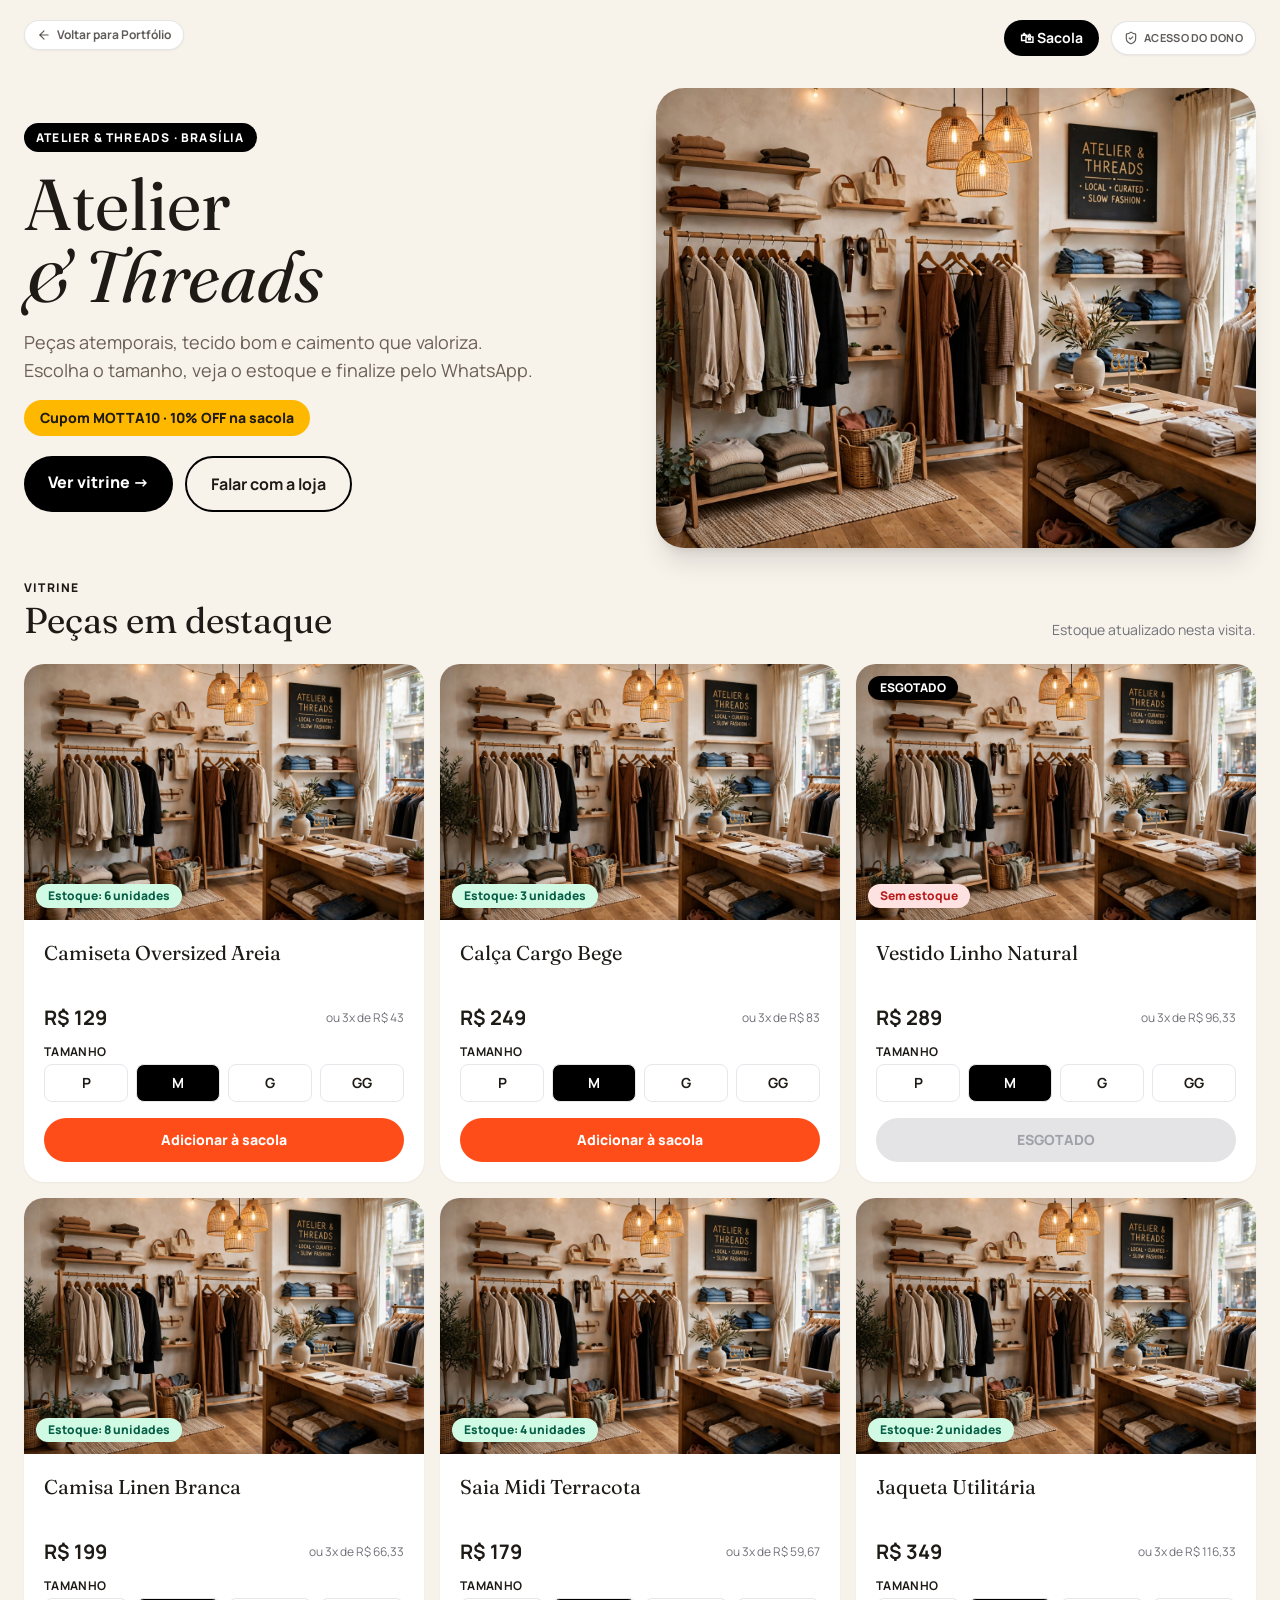
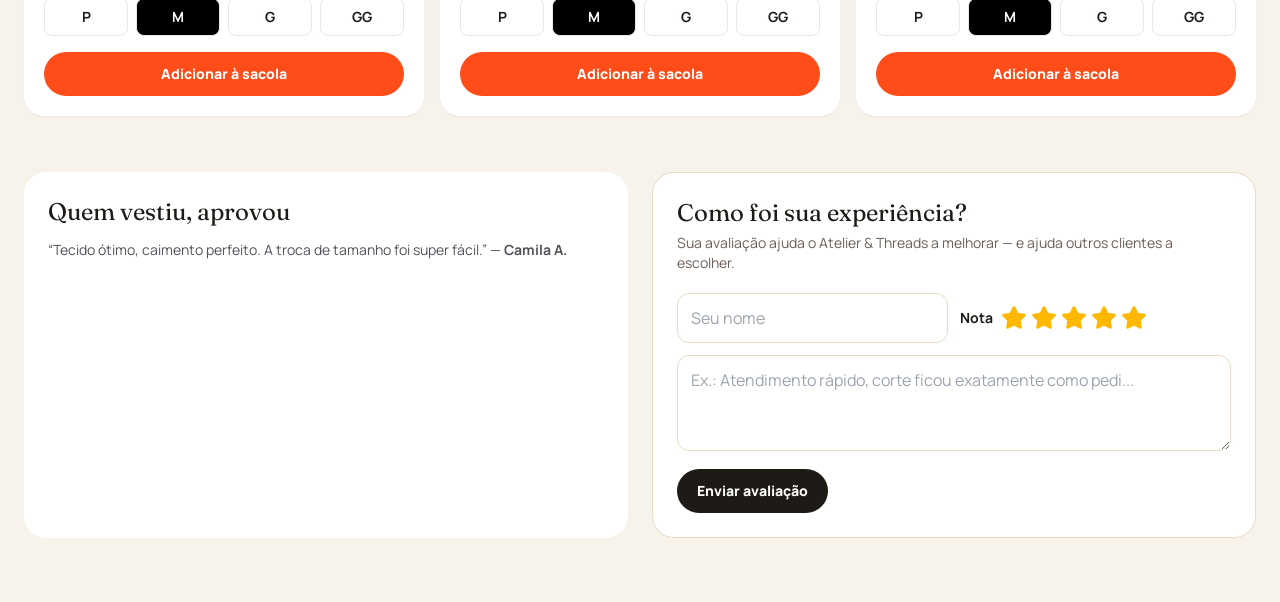
<file: sites/loja/index.html>
<!DOCTYPE html>
<html lang="pt-BR">
  <head>
    <meta charset="UTF-8" />
    <meta name="viewport" content="width=device-width, initial-scale=1" />
    <title>Atelier & Threads — Loja | Vitrine e sacola</title>
    <meta
      name="description"
      content="Atelier & Threads, loja de moda em Brasília. Escolha o tamanho, veja o estoque e finalize pelo WhatsApp."
    />
    <link rel="preconnect" href="https://fonts.googleapis.com" />
    <link rel="preconnect" href="https://fonts.gstatic.com" crossorigin />
    <link
      rel="stylesheet"
      href="https://fonts.googleapis.com/css2?family=Fraunces:opsz,wght@9..144,600;9..144,800;9..144,900&family=Manrope:wght@400;500;600;700;800&display=swap"
    />
    <link rel="stylesheet" href="style.css" />
  </head>
  <body>
    <div
      class="min-h-screen bg-[var(--surface)] text-[var(--ink)]"
      style="padding-top: var(--safe-area-inset-top); box-sizing: border-box"
    >
      <div class="bg-[#F7F2EA] text-[#1E1A16]">
        <div class="mx-auto max-w-7xl px-4 sm:px-6 pt-5 flex flex-wrap justify-between items-start gap-3">
          <a
            href="../../index.html"
            class="inline-flex items-center gap-1.5 rounded-full border border-black/10 bg-white px-3 py-1.5 text-xs font-bold text-[#1B1512]/70 shadow-sm hover:text-[#1B1512] hover:shadow"
            ><svg
              xmlns="http://www.w3.org/2000/svg"
              width="14"
              height="14"
              viewBox="0 0 24 24"
              fill="none"
              stroke="currentColor"
              stroke-width="2"
              stroke-linecap="round"
              stroke-linejoin="round"
              class="lucide lucide-arrow-left"
            >
              <path d="m12 19-7-7 7-7"></path>
              <path d="M19 12H5"></path>
            </svg>
            Voltar para Portfólio</a
          >
          <div class="flex flex-wrap items-center gap-3">
            <button class="relative rounded-full bg-black px-4 py-2 text-sm font-bold text-white" data-r="bag-btn">
              🛍 Sacola</button
            ><button
              class="inline-flex items-center gap-1.5 rounded-full border border-black/10 bg-white px-3 py-2 text-[11px] font-bold tracking-wide text-[#1B1512]/70 uppercase shadow-sm hover:text-[#1B1512]"
              data-r="owner-btn"
            >
              <svg
                xmlns="http://www.w3.org/2000/svg"
                width="14"
                height="14"
                viewBox="0 0 24 24"
                fill="none"
                stroke="currentColor"
                stroke-width="2"
                stroke-linecap="round"
                stroke-linejoin="round"
                class="lucide lucide-shield-check"
              >
                <path
                  d="M20 13c0 5-3.5 7.5-7.66 8.95a1 1 0 0 1-.67-.01C7.5 20.5 4 18 4 13V6a1 1 0 0 1 1-1c2 0 4.5-1.2 6.24-2.72a1.17 1.17 0 0 1 1.52 0C14.51 3.81 17 5 19 5a1 1 0 0 1 1 1z"
                ></path>
                <path d="m9 12 2 2 4-4"></path></svg
              >Acesso do Dono
            </button>
          </div>
        </div>
        <header class="mx-auto max-w-7xl px-4 sm:px-6 py-8 grid gap-8 lg:grid-cols-2 items-center">
          <div>
            <span class="rounded-full bg-black px-3 py-1.5 text-xs font-extrabold tracking-widest text-white uppercase"
              >Atelier &amp; Threads · Brasília</span
            >
            <h1 class="font-display text-6xl sm:text-7xl leading-[.92] mt-5">
              Atelier<br /><span class="italic">&amp; Threads</span>
            </h1>
            <p class="mt-4 text-lg text-[#6B5F57] max-w-lg">
              Peças atemporais, tecido bom e caimento que valoriza. Escolha o tamanho, veja o estoque e finalize pelo WhatsApp.
            </p>
            <div class="mt-4 inline-flex items-center gap-2 rounded-full bg-[#FFB800] px-4 py-2 text-sm font-extrabold">
              Cupom MOTTA10 · 10% OFF na sacola
            </div>
            <div class="mt-5 flex flex-wrap gap-3">
              <a href="#vitrine" class="rounded-full bg-black px-6 py-3.5 font-extrabold text-white">Ver vitrine →</a
              ><a
                href="https://wa.me/5561999999999?text=Ol%C3%A1!%20Quero%20conhecer%20a%20cole%C3%A7%C3%A3o%20da%20Atelier%20%26%20Threads."
                target="_blank"
                rel="noopener noreferrer"
                class="rounded-full border-2 border-black px-6 py-3.5 font-bold"
                >Falar com a loja</a
              >
            </div>
          </div>
          <img
            src="../../assets/img/loja.webp"
            alt="Coleção da loja Atelier &amp; Threads"
            class="h-[360px] sm:h-[460px] w-full rounded-[28px] object-cover shadow-xl"
          />
        </header>
        <main class="mx-auto max-w-7xl px-4 sm:px-6 pb-16">
          <section id="vitrine" data-r="showcase">
            <div class="flex justify-between items-end">
              <div>
                <p class="text-xs font-extrabold tracking-widest uppercase">Vitrine</p>
                <h2 class="font-display text-4xl mt-1">Peças em destaque</h2>
              </div>
              <p class="hidden sm:block text-sm text-zinc-500">Estoque atualizado nesta visita.</p>
            </div>
            <div class="mt-6 grid gap-4 sm:grid-cols-2 lg:grid-cols-3">
              <article class="overflow-hidden rounded-[20px] bg-white shadow-sm">
                <div class="relative">
                  <img
                    src="../../assets/img/loja.webp"
                    alt="Camiseta Oversized Areia"
                    class="h-64 w-full object-cover"
                    style="object-position: 50% 20%"
                    loading="lazy"
                    decoding="async"
                  /><span
                    class="absolute bottom-3 left-3 rounded-full px-3 py-1 text-xs font-extrabold bg-emerald-100 text-emerald-800"
                    >Estoque: 6 unidades</span
                  >
                </div>
                <div class="p-5">
                  <h3 class="font-display text-xl leading-tight min-h-[52px]">Camiseta Oversized Areia</h3>
                  <div class="mt-3 flex items-center justify-between">
                    <b class="text-xl">R$&nbsp;129</b><span class="text-xs text-zinc-500">ou 3x de R$&nbsp;43</span>
                  </div>
                  <label class="mt-3 block text-xs font-bold uppercase tracking-wide">Tamanho</label>
                  <div class="mt-1 flex gap-2">
                    <button class="flex-1 rounded-lg border py-2 text-sm font-bold bg-white">P</button
                    ><button class="flex-1 rounded-lg border py-2 text-sm font-bold bg-black text-white">M</button
                    ><button class="flex-1 rounded-lg border py-2 text-sm font-bold bg-white">G</button
                    ><button class="flex-1 rounded-lg border py-2 text-sm font-bold bg-white">GG</button>
                  </div>
                  <button class="mt-4 w-full rounded-full py-3 text-sm font-extrabold bg-[#FF4D1A] text-white">
                    Adicionar à sacola
                  </button>
                </div>
              </article>
              <article class="overflow-hidden rounded-[20px] bg-white shadow-sm">
                <div class="relative">
                  <img
                    src="../../assets/img/loja.webp"
                    alt="Calça Cargo Bege"
                    class="h-64 w-full object-cover"
                    style="object-position: 50% 45%"
                    loading="lazy"
                    decoding="async"
                  /><span
                    class="absolute bottom-3 left-3 rounded-full px-3 py-1 text-xs font-extrabold bg-emerald-100 text-emerald-800"
                    >Estoque: 3 unidades</span
                  >
                </div>
                <div class="p-5">
                  <h3 class="font-display text-xl leading-tight min-h-[52px]">Calça Cargo Bege</h3>
                  <div class="mt-3 flex items-center justify-between">
                    <b class="text-xl">R$&nbsp;249</b><span class="text-xs text-zinc-500">ou 3x de R$&nbsp;83</span>
                  </div>
                  <label class="mt-3 block text-xs font-bold uppercase tracking-wide">Tamanho</label>
                  <div class="mt-1 flex gap-2">
                    <button class="flex-1 rounded-lg border py-2 text-sm font-bold bg-white">P</button
                    ><button class="flex-1 rounded-lg border py-2 text-sm font-bold bg-black text-white">M</button
                    ><button class="flex-1 rounded-lg border py-2 text-sm font-bold bg-white">G</button
                    ><button class="flex-1 rounded-lg border py-2 text-sm font-bold bg-white">GG</button>
                  </div>
                  <button class="mt-4 w-full rounded-full py-3 text-sm font-extrabold bg-[#FF4D1A] text-white">
                    Adicionar à sacola
                  </button>
                </div>
              </article>
              <article class="overflow-hidden rounded-[20px] bg-white shadow-sm">
                <div class="relative">
                  <img
                    src="../../assets/img/loja.webp"
                    alt="Vestido Linho Natural"
                    class="h-64 w-full object-cover"
                    style="object-position: 50% 65%"
                    loading="lazy"
                    decoding="async"
                  /><span class="absolute top-3 left-3 rounded-full bg-black px-3 py-1 text-xs font-extrabold text-white"
                    >ESGOTADO</span
                  ><span class="absolute bottom-3 left-3 rounded-full px-3 py-1 text-xs font-extrabold bg-red-100 text-red-700"
                    >Sem estoque</span
                  >
                </div>
                <div class="p-5">
                  <h3 class="font-display text-xl leading-tight min-h-[52px]">Vestido Linho Natural</h3>
                  <div class="mt-3 flex items-center justify-between">
                    <b class="text-xl">R$&nbsp;289</b><span class="text-xs text-zinc-500">ou 3x de R$&nbsp;96,33</span>
                  </div>
                  <label class="mt-3 block text-xs font-bold uppercase tracking-wide">Tamanho</label>
                  <div class="mt-1 flex gap-2">
                    <button class="flex-1 rounded-lg border py-2 text-sm font-bold bg-white">P</button
                    ><button class="flex-1 rounded-lg border py-2 text-sm font-bold bg-black text-white">M</button
                    ><button class="flex-1 rounded-lg border py-2 text-sm font-bold bg-white">G</button
                    ><button class="flex-1 rounded-lg border py-2 text-sm font-bold bg-white">GG</button>
                  </div>
                  <button
                    disabled=""
                    class="mt-4 w-full rounded-full py-3 text-sm font-extrabold bg-zinc-200 text-zinc-400 cursor-not-allowed"
                  >
                    ESGOTADO
                  </button>
                </div>
              </article>
              <article class="overflow-hidden rounded-[20px] bg-white shadow-sm">
                <div class="relative">
                  <img
                    src="../../assets/img/loja.webp"
                    alt="Camisa Linen Branca"
                    class="h-64 w-full object-cover"
                    style="object-position: 50% 85%"
                    loading="lazy"
                    decoding="async"
                  /><span
                    class="absolute bottom-3 left-3 rounded-full px-3 py-1 text-xs font-extrabold bg-emerald-100 text-emerald-800"
                    >Estoque: 8 unidades</span
                  >
                </div>
                <div class="p-5">
                  <h3 class="font-display text-xl leading-tight min-h-[52px]">Camisa Linen Branca</h3>
                  <div class="mt-3 flex items-center justify-between">
                    <b class="text-xl">R$&nbsp;199</b><span class="text-xs text-zinc-500">ou 3x de R$&nbsp;66,33</span>
                  </div>
                  <label class="mt-3 block text-xs font-bold uppercase tracking-wide">Tamanho</label>
                  <div class="mt-1 flex gap-2">
                    <button class="flex-1 rounded-lg border py-2 text-sm font-bold bg-white">P</button
                    ><button class="flex-1 rounded-lg border py-2 text-sm font-bold bg-black text-white">M</button
                    ><button class="flex-1 rounded-lg border py-2 text-sm font-bold bg-white">G</button
                    ><button class="flex-1 rounded-lg border py-2 text-sm font-bold bg-white">GG</button>
                  </div>
                  <button class="mt-4 w-full rounded-full py-3 text-sm font-extrabold bg-[#FF4D1A] text-white">
                    Adicionar à sacola
                  </button>
                </div>
              </article>
              <article class="overflow-hidden rounded-[20px] bg-white shadow-sm">
                <div class="relative">
                  <img
                    src="../../assets/img/loja.webp"
                    alt="Saia Midi Terracota"
                    class="h-64 w-full object-cover"
                    style="object-position: 50% 35%"
                    loading="lazy"
                    decoding="async"
                  /><span
                    class="absolute bottom-3 left-3 rounded-full px-3 py-1 text-xs font-extrabold bg-emerald-100 text-emerald-800"
                    >Estoque: 4 unidades</span
                  >
                </div>
                <div class="p-5">
                  <h3 class="font-display text-xl leading-tight min-h-[52px]">Saia Midi Terracota</h3>
                  <div class="mt-3 flex items-center justify-between">
                    <b class="text-xl">R$&nbsp;179</b><span class="text-xs text-zinc-500">ou 3x de R$&nbsp;59,67</span>
                  </div>
                  <label class="mt-3 block text-xs font-bold uppercase tracking-wide">Tamanho</label>
                  <div class="mt-1 flex gap-2">
                    <button class="flex-1 rounded-lg border py-2 text-sm font-bold bg-white">P</button
                    ><button class="flex-1 rounded-lg border py-2 text-sm font-bold bg-black text-white">M</button
                    ><button class="flex-1 rounded-lg border py-2 text-sm font-bold bg-white">G</button
                    ><button class="flex-1 rounded-lg border py-2 text-sm font-bold bg-white">GG</button>
                  </div>
                  <button class="mt-4 w-full rounded-full py-3 text-sm font-extrabold bg-[#FF4D1A] text-white">
                    Adicionar à sacola
                  </button>
                </div>
              </article>
              <article class="overflow-hidden rounded-[20px] bg-white shadow-sm">
                <div class="relative">
                  <img
                    src="../../assets/img/loja.webp"
                    alt="Jaqueta Utilitária"
                    class="h-64 w-full object-cover"
                    style="object-position: 50% 55%"
                    loading="lazy"
                    decoding="async"
                  /><span
                    class="absolute bottom-3 left-3 rounded-full px-3 py-1 text-xs font-extrabold bg-emerald-100 text-emerald-800"
                    >Estoque: 2 unidades</span
                  >
                </div>
                <div class="p-5">
                  <h3 class="font-display text-xl leading-tight min-h-[52px]">Jaqueta Utilitária</h3>
                  <div class="mt-3 flex items-center justify-between">
                    <b class="text-xl">R$&nbsp;349</b><span class="text-xs text-zinc-500">ou 3x de R$&nbsp;116,33</span>
                  </div>
                  <label class="mt-3 block text-xs font-bold uppercase tracking-wide">Tamanho</label>
                  <div class="mt-1 flex gap-2">
                    <button class="flex-1 rounded-lg border py-2 text-sm font-bold bg-white">P</button
                    ><button class="flex-1 rounded-lg border py-2 text-sm font-bold bg-black text-white">M</button
                    ><button class="flex-1 rounded-lg border py-2 text-sm font-bold bg-white">G</button
                    ><button class="flex-1 rounded-lg border py-2 text-sm font-bold bg-white">GG</button>
                  </div>
                  <button class="mt-4 w-full rounded-full py-3 text-sm font-extrabold bg-[#FF4D1A] text-white">
                    Adicionar à sacola
                  </button>
                </div>
              </article>
            </div>
          </section>
          <section class="mt-14 grid gap-6 lg:grid-cols-2">
            <div class="rounded-[22px] bg-white p-6">
              <h3 class="font-display text-2xl">Quem vestiu, aprovou</h3>
              <p class="mt-3 text-sm text-zinc-600">
                “Tecido ótimo, caimento perfeito. A troca de tamanho foi super fácil.” — <b>Camila A.</b>
              </p>
            </div>
            <div class="rounded-[22px] border border-[var(--line)] bg-[var(--surface-2)] p-5 sm:p-6" data-r="reviews">
              <h3 class="font-display text-2xl">Como foi sua experiência?</h3>
              <p class="text-sm text-[var(--muted)] mt-1">
                Sua avaliação ajuda o Atelier &amp; Threads a melhorar — e ajuda outros clientes a escolher.
              </p>
              <div class="mt-5 grid gap-3 sm:grid-cols-2">
                <input class="input" placeholder="Seu nome" value="" />
                <div class="flex items-center gap-2">
                  <span class="text-sm font-bold">Nota</span>
                  <div class="flex gap-1" aria-label="Avaliação 5 de 5">
                    <button type="button" aria-label="1 estrela" class="transition hover:scale-110">
                      <svg
                        xmlns="http://www.w3.org/2000/svg"
                        width="26"
                        height="26"
                        viewBox="0 0 24 24"
                        fill="#FFB800"
                        stroke="#FFB800"
                        stroke-width="1.7"
                        stroke-linecap="round"
                        stroke-linejoin="round"
                        class="lucide lucide-star"
                      >
                        <path
                          d="M11.525 2.295a.53.53 0 0 1 .95 0l2.31 4.679a2.123 2.123 0 0 0 1.595 1.16l5.166.756a.53.53 0 0 1 .294.904l-3.736 3.638a2.123 2.123 0 0 0-.611 1.878l.882 5.14a.53.53 0 0 1-.771.56l-4.618-2.428a2.122 2.122 0 0 0-1.973 0L6.396 21.01a.53.53 0 0 1-.77-.56l.881-5.139a2.122 2.122 0 0 0-.611-1.879L2.16 9.795a.53.53 0 0 1 .294-.906l5.165-.755a2.122 2.122 0 0 0 1.597-1.16z"
                        ></path>
                      </svg></button
                    ><button type="button" aria-label="2 estrelas" class="transition hover:scale-110">
                      <svg
                        xmlns="http://www.w3.org/2000/svg"
                        width="26"
                        height="26"
                        viewBox="0 0 24 24"
                        fill="#FFB800"
                        stroke="#FFB800"
                        stroke-width="1.7"
                        stroke-linecap="round"
                        stroke-linejoin="round"
                        class="lucide lucide-star"
                      >
                        <path
                          d="M11.525 2.295a.53.53 0 0 1 .95 0l2.31 4.679a2.123 2.123 0 0 0 1.595 1.16l5.166.756a.53.53 0 0 1 .294.904l-3.736 3.638a2.123 2.123 0 0 0-.611 1.878l.882 5.14a.53.53 0 0 1-.771.56l-4.618-2.428a2.122 2.122 0 0 0-1.973 0L6.396 21.01a.53.53 0 0 1-.77-.56l.881-5.139a2.122 2.122 0 0 0-.611-1.879L2.16 9.795a.53.53 0 0 1 .294-.906l5.165-.755a2.122 2.122 0 0 0 1.597-1.16z"
                        ></path>
                      </svg></button
                    ><button type="button" aria-label="3 estrelas" class="transition hover:scale-110">
                      <svg
                        xmlns="http://www.w3.org/2000/svg"
                        width="26"
                        height="26"
                        viewBox="0 0 24 24"
                        fill="#FFB800"
                        stroke="#FFB800"
                        stroke-width="1.7"
                        stroke-linecap="round"
                        stroke-linejoin="round"
                        class="lucide lucide-star"
                      >
                        <path
                          d="M11.525 2.295a.53.53 0 0 1 .95 0l2.31 4.679a2.123 2.123 0 0 0 1.595 1.16l5.166.756a.53.53 0 0 1 .294.904l-3.736 3.638a2.123 2.123 0 0 0-.611 1.878l.882 5.14a.53.53 0 0 1-.771.56l-4.618-2.428a2.122 2.122 0 0 0-1.973 0L6.396 21.01a.53.53 0 0 1-.77-.56l.881-5.139a2.122 2.122 0 0 0-.611-1.879L2.16 9.795a.53.53 0 0 1 .294-.906l5.165-.755a2.122 2.122 0 0 0 1.597-1.16z"
                        ></path>
                      </svg></button
                    ><button type="button" aria-label="4 estrelas" class="transition hover:scale-110">
                      <svg
                        xmlns="http://www.w3.org/2000/svg"
                        width="26"
                        height="26"
                        viewBox="0 0 24 24"
                        fill="#FFB800"
                        stroke="#FFB800"
                        stroke-width="1.7"
                        stroke-linecap="round"
                        stroke-linejoin="round"
                        class="lucide lucide-star"
                      >
                        <path
                          d="M11.525 2.295a.53.53 0 0 1 .95 0l2.31 4.679a2.123 2.123 0 0 0 1.595 1.16l5.166.756a.53.53 0 0 1 .294.904l-3.736 3.638a2.123 2.123 0 0 0-.611 1.878l.882 5.14a.53.53 0 0 1-.771.56l-4.618-2.428a2.122 2.122 0 0 0-1.973 0L6.396 21.01a.53.53 0 0 1-.77-.56l.881-5.139a2.122 2.122 0 0 0-.611-1.879L2.16 9.795a.53.53 0 0 1 .294-.906l5.165-.755a2.122 2.122 0 0 0 1.597-1.16z"
                        ></path>
                      </svg></button
                    ><button type="button" aria-label="5 estrelas" class="transition hover:scale-110">
                      <svg
                        xmlns="http://www.w3.org/2000/svg"
                        width="26"
                        height="26"
                        viewBox="0 0 24 24"
                        fill="#FFB800"
                        stroke="#FFB800"
                        stroke-width="1.7"
                        stroke-linecap="round"
                        stroke-linejoin="round"
                        class="lucide lucide-star"
                      >
                        <path
                          d="M11.525 2.295a.53.53 0 0 1 .95 0l2.31 4.679a2.123 2.123 0 0 0 1.595 1.16l5.166.756a.53.53 0 0 1 .294.904l-3.736 3.638a2.123 2.123 0 0 0-.611 1.878l.882 5.14a.53.53 0 0 1-.771.56l-4.618-2.428a2.122 2.122 0 0 0-1.973 0L6.396 21.01a.53.53 0 0 1-.77-.56l.881-5.139a2.122 2.122 0 0 0-.611-1.879L2.16 9.795a.53.53 0 0 1 .294-.906l5.165-.755a2.122 2.122 0 0 0 1.597-1.16z"
                        ></path>
                      </svg>
                    </button>
                  </div>
                </div>
              </div>
              <textarea
                class="input mt-3 min-h-[96px]"
                placeholder="Ex.: Atendimento rápido, corte ficou exatamente como pedi..."
              ></textarea>
              <div class="mt-3 flex flex-wrap items-center gap-3">
                <button class="rounded-full px-5 py-3 text-sm font-extrabold text-white" style="background: rgb(30, 26, 22)">
                  Enviar avaliação
                </button>
              </div>
            </div>
          </section>
        </main>
      </div>
    </div>
    <script src="../../assets/js/shared.js" defer></script>
    <script src="script.js" defer></script>
  </body>
</html>
</file>
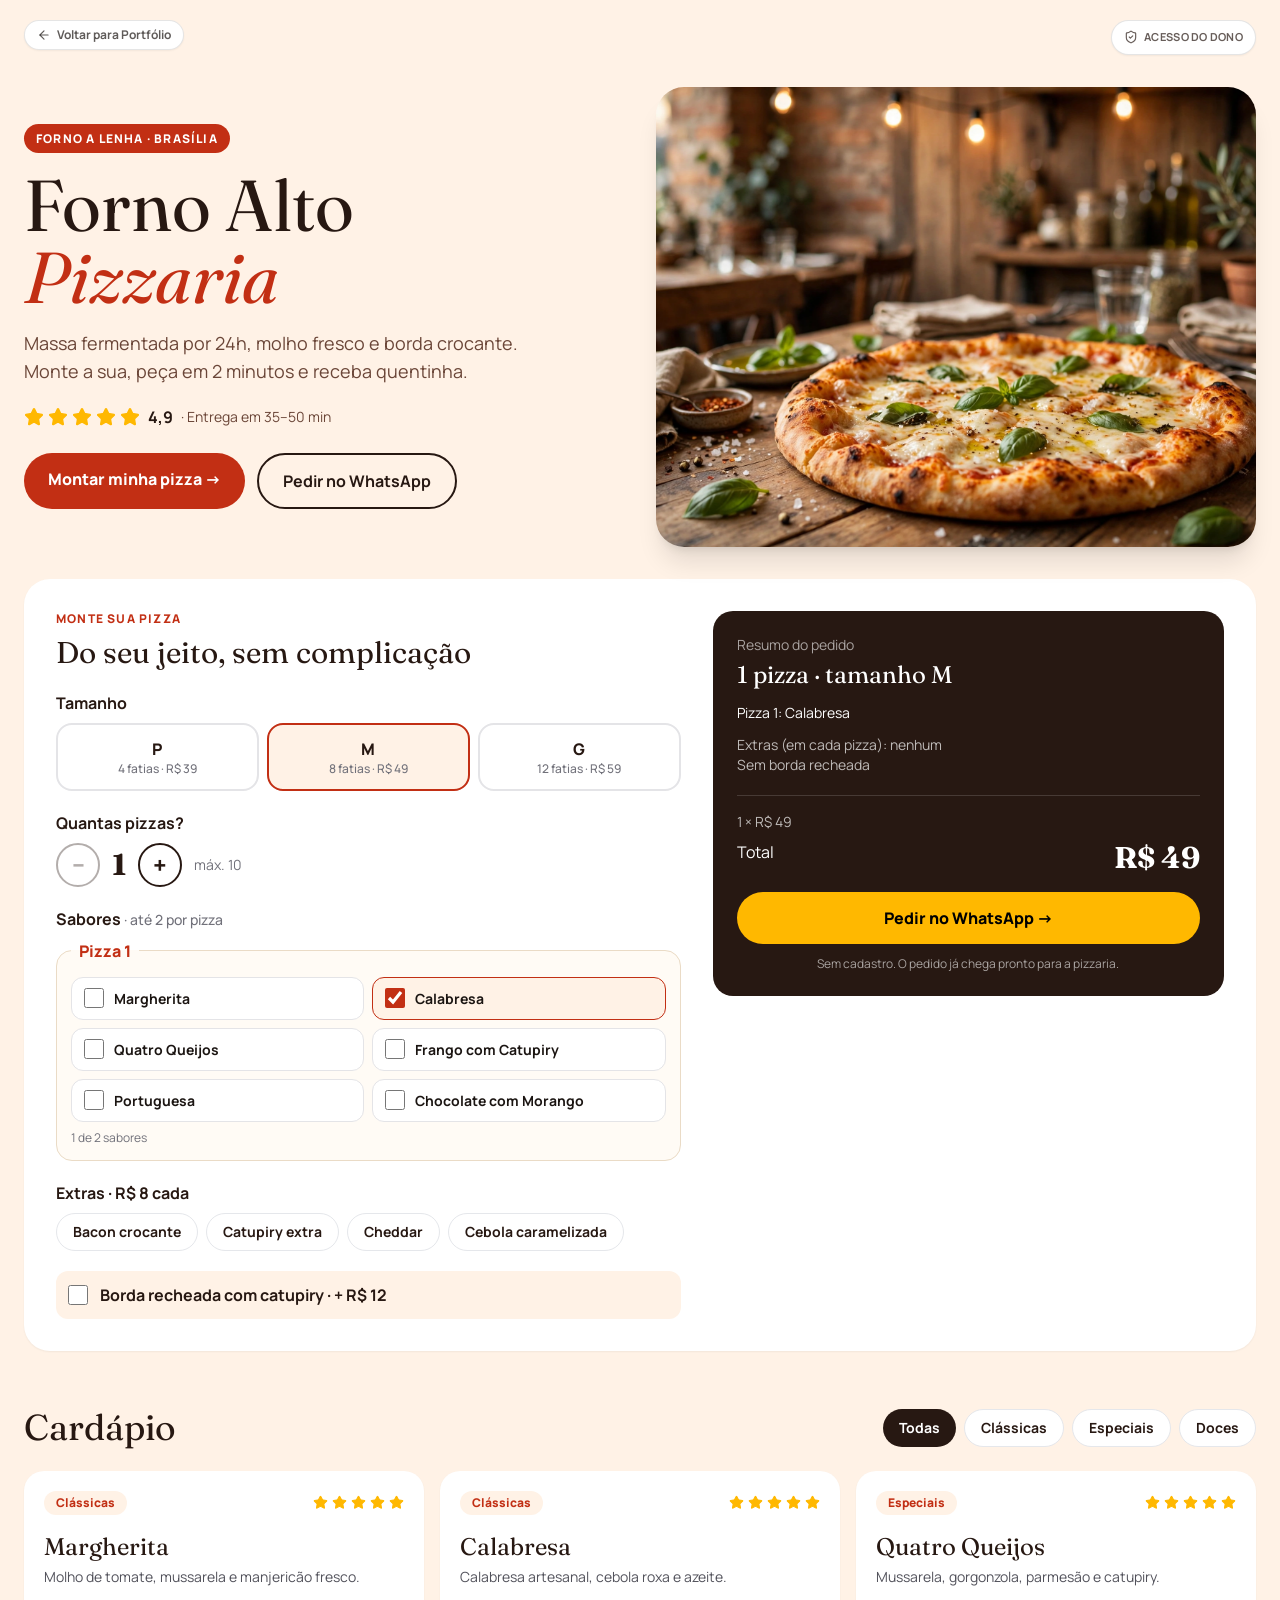
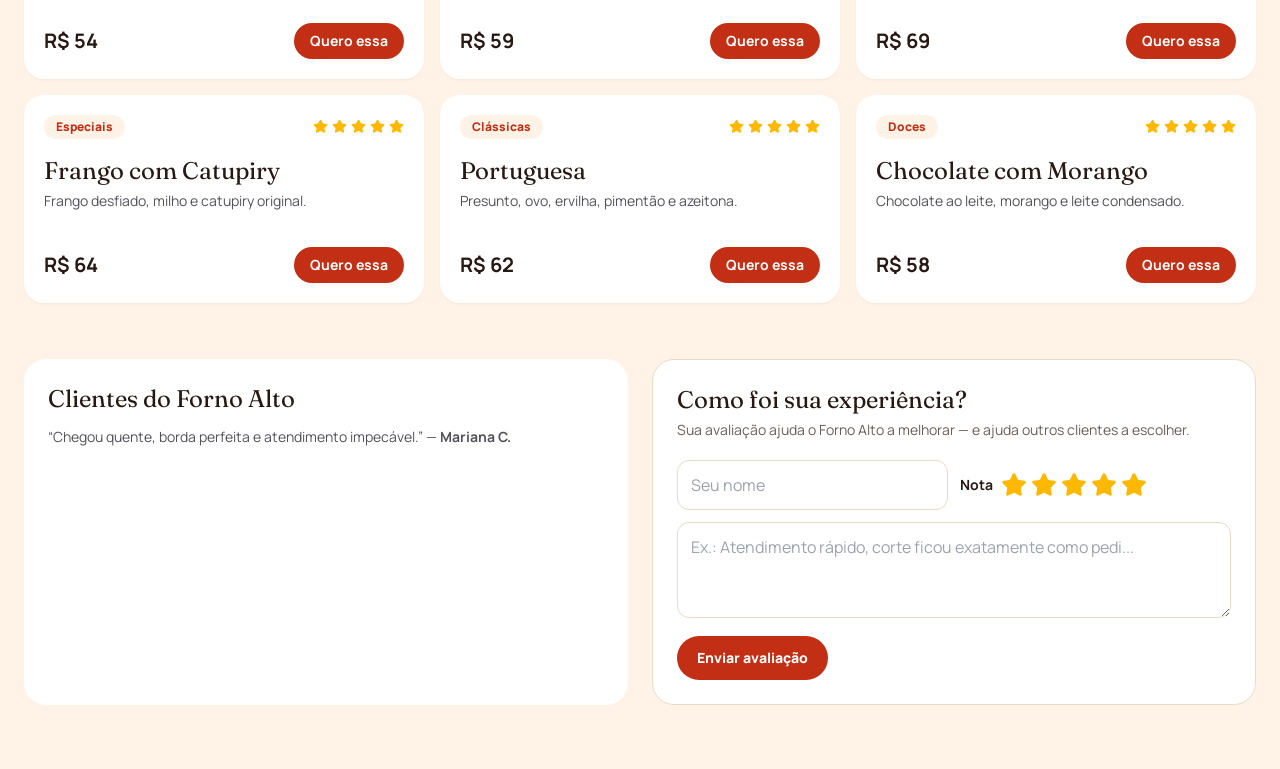
<file: sites/pizzaria/index.html>
<!DOCTYPE html>
<html lang="pt-BR">
  <head>
    <meta charset="UTF-8" />
    <meta name="viewport" content="width=device-width, initial-scale=1" />
    <title>Forno Alto — Pizzaria | Monte sua pizza</title>
    <meta
      name="description"
      content="Forno Alto Pizzaria, Brasília. Monte sua pizza, veja o total na hora e peça pelo WhatsApp."
    />
    <link rel="preconnect" href="https://fonts.googleapis.com" />
    <link rel="preconnect" href="https://fonts.gstatic.com" crossorigin />
    <link
      rel="stylesheet"
      href="https://fonts.googleapis.com/css2?family=Fraunces:opsz,wght@9..144,600;9..144,800;9..144,900&family=Manrope:wght@400;500;600;700;800&display=swap"
    />
    <link rel="stylesheet" href="style.css" />
  </head>
  <body>
    <div
      class="min-h-screen bg-[var(--surface)] text-[var(--ink)]"
      style="padding-top: var(--safe-area-inset-top); box-sizing: border-box"
    >
      <div class="bg-[#FFF2E6] text-[#271812]">
        <div class="mx-auto max-w-7xl px-4 sm:px-6 pt-5 flex flex-wrap justify-between items-start gap-3">
          <a
            href="../../index.html"
            class="inline-flex items-center gap-1.5 rounded-full border border-black/10 bg-white px-3 py-1.5 text-xs font-bold text-[#1B1512]/70 shadow-sm hover:text-[#1B1512] hover:shadow"
            ><svg
              xmlns="http://www.w3.org/2000/svg"
              width="14"
              height="14"
              viewBox="0 0 24 24"
              fill="none"
              stroke="currentColor"
              stroke-width="2"
              stroke-linecap="round"
              stroke-linejoin="round"
              class="lucide lucide-arrow-left"
            >
              <path d="m12 19-7-7 7-7"></path>
              <path d="M19 12H5"></path>
            </svg>
            Voltar para Portfólio</a
          >
          <div class="[&amp;_button]:!text-[#271812]/70 [&amp;_button]:hover:!text-[#271812]">
            <button
              class="inline-flex items-center gap-1.5 rounded-full border border-black/10 bg-white px-3 py-2 text-[11px] font-bold tracking-wide text-[#1B1512]/70 uppercase shadow-sm hover:text-[#1B1512]"
              data-r="owner-btn"
            >
              <svg
                xmlns="http://www.w3.org/2000/svg"
                width="14"
                height="14"
                viewBox="0 0 24 24"
                fill="none"
                stroke="currentColor"
                stroke-width="2"
                stroke-linecap="round"
                stroke-linejoin="round"
                class="lucide lucide-shield-check"
              >
                <path
                  d="M20 13c0 5-3.5 7.5-7.66 8.95a1 1 0 0 1-.67-.01C7.5 20.5 4 18 4 13V6a1 1 0 0 1 1-1c2 0 4.5-1.2 6.24-2.72a1.17 1.17 0 0 1 1.52 0C14.51 3.81 17 5 19 5a1 1 0 0 1 1 1z"
                ></path>
                <path d="m9 12 2 2 4-4"></path></svg
              >Acesso do Dono
            </button>
          </div>
        </div>
        <header class="mx-auto max-w-7xl px-4 sm:px-6 py-8 grid gap-8 lg:grid-cols-2 items-center">
          <div>
            <span class="rounded-full bg-[#C22F14] px-3 py-1.5 text-xs font-extrabold tracking-widest text-white uppercase"
              >Forno a lenha · Brasília</span
            >
            <h1 class="font-display text-6xl sm:text-7xl leading-[.92] mt-5">
              Forno Alto<br /><span class="italic text-[#C22F14]">Pizzaria</span>
            </h1>
            <p class="mt-4 text-lg text-[#6B4638] max-w-lg">
              Massa fermentada por 24h, molho fresco e borda crocante. Monte a sua, peça em 2 minutos e receba quentinha.
            </p>
            <div class="mt-5 flex items-center gap-2">
              <div class="flex gap-1" aria-label="Avaliação 5 de 5">
                <button type="button" aria-label="1 estrela" class="transition hover:scale-110">
                  <svg
                    xmlns="http://www.w3.org/2000/svg"
                    width="20"
                    height="20"
                    viewBox="0 0 24 24"
                    fill="#FFB800"
                    stroke="#FFB800"
                    stroke-width="1.7"
                    stroke-linecap="round"
                    stroke-linejoin="round"
                    class="lucide lucide-star"
                  >
                    <path
                      d="M11.525 2.295a.53.53 0 0 1 .95 0l2.31 4.679a2.123 2.123 0 0 0 1.595 1.16l5.166.756a.53.53 0 0 1 .294.904l-3.736 3.638a2.123 2.123 0 0 0-.611 1.878l.882 5.14a.53.53 0 0 1-.771.56l-4.618-2.428a2.122 2.122 0 0 0-1.973 0L6.396 21.01a.53.53 0 0 1-.77-.56l.881-5.139a2.122 2.122 0 0 0-.611-1.879L2.16 9.795a.53.53 0 0 1 .294-.906l5.165-.755a2.122 2.122 0 0 0 1.597-1.16z"
                    ></path>
                  </svg></button
                ><button type="button" aria-label="2 estrelas" class="transition hover:scale-110">
                  <svg
                    xmlns="http://www.w3.org/2000/svg"
                    width="20"
                    height="20"
                    viewBox="0 0 24 24"
                    fill="#FFB800"
                    stroke="#FFB800"
                    stroke-width="1.7"
                    stroke-linecap="round"
                    stroke-linejoin="round"
                    class="lucide lucide-star"
                  >
                    <path
                      d="M11.525 2.295a.53.53 0 0 1 .95 0l2.31 4.679a2.123 2.123 0 0 0 1.595 1.16l5.166.756a.53.53 0 0 1 .294.904l-3.736 3.638a2.123 2.123 0 0 0-.611 1.878l.882 5.14a.53.53 0 0 1-.771.56l-4.618-2.428a2.122 2.122 0 0 0-1.973 0L6.396 21.01a.53.53 0 0 1-.77-.56l.881-5.139a2.122 2.122 0 0 0-.611-1.879L2.16 9.795a.53.53 0 0 1 .294-.906l5.165-.755a2.122 2.122 0 0 0 1.597-1.16z"
                    ></path>
                  </svg></button
                ><button type="button" aria-label="3 estrelas" class="transition hover:scale-110">
                  <svg
                    xmlns="http://www.w3.org/2000/svg"
                    width="20"
                    height="20"
                    viewBox="0 0 24 24"
                    fill="#FFB800"
                    stroke="#FFB800"
                    stroke-width="1.7"
                    stroke-linecap="round"
                    stroke-linejoin="round"
                    class="lucide lucide-star"
                  >
                    <path
                      d="M11.525 2.295a.53.53 0 0 1 .95 0l2.31 4.679a2.123 2.123 0 0 0 1.595 1.16l5.166.756a.53.53 0 0 1 .294.904l-3.736 3.638a2.123 2.123 0 0 0-.611 1.878l.882 5.14a.53.53 0 0 1-.771.56l-4.618-2.428a2.122 2.122 0 0 0-1.973 0L6.396 21.01a.53.53 0 0 1-.77-.56l.881-5.139a2.122 2.122 0 0 0-.611-1.879L2.16 9.795a.53.53 0 0 1 .294-.906l5.165-.755a2.122 2.122 0 0 0 1.597-1.16z"
                    ></path>
                  </svg></button
                ><button type="button" aria-label="4 estrelas" class="transition hover:scale-110">
                  <svg
                    xmlns="http://www.w3.org/2000/svg"
                    width="20"
                    height="20"
                    viewBox="0 0 24 24"
                    fill="#FFB800"
                    stroke="#FFB800"
                    stroke-width="1.7"
                    stroke-linecap="round"
                    stroke-linejoin="round"
                    class="lucide lucide-star"
                  >
                    <path
                      d="M11.525 2.295a.53.53 0 0 1 .95 0l2.31 4.679a2.123 2.123 0 0 0 1.595 1.16l5.166.756a.53.53 0 0 1 .294.904l-3.736 3.638a2.123 2.123 0 0 0-.611 1.878l.882 5.14a.53.53 0 0 1-.771.56l-4.618-2.428a2.122 2.122 0 0 0-1.973 0L6.396 21.01a.53.53 0 0 1-.77-.56l.881-5.139a2.122 2.122 0 0 0-.611-1.879L2.16 9.795a.53.53 0 0 1 .294-.906l5.165-.755a2.122 2.122 0 0 0 1.597-1.16z"
                    ></path>
                  </svg></button
                ><button type="button" aria-label="5 estrelas" class="transition hover:scale-110">
                  <svg
                    xmlns="http://www.w3.org/2000/svg"
                    width="20"
                    height="20"
                    viewBox="0 0 24 24"
                    fill="#FFB800"
                    stroke="#FFB800"
                    stroke-width="1.7"
                    stroke-linecap="round"
                    stroke-linejoin="round"
                    class="lucide lucide-star"
                  >
                    <path
                      d="M11.525 2.295a.53.53 0 0 1 .95 0l2.31 4.679a2.123 2.123 0 0 0 1.595 1.16l5.166.756a.53.53 0 0 1 .294.904l-3.736 3.638a2.123 2.123 0 0 0-.611 1.878l.882 5.14a.53.53 0 0 1-.771.56l-4.618-2.428a2.122 2.122 0 0 0-1.973 0L6.396 21.01a.53.53 0 0 1-.77-.56l.881-5.139a2.122 2.122 0 0 0-.611-1.879L2.16 9.795a.53.53 0 0 1 .294-.906l5.165-.755a2.122 2.122 0 0 0 1.597-1.16z"
                    ></path>
                  </svg>
                </button>
              </div>
              <b>4,9</b><span class="text-sm text-[#6B4638]">· Entrega em 35–50 min</span>
            </div>
            <div class="mt-6 flex flex-wrap gap-3">
              <a href="#montar" class="rounded-full bg-[#C22F14] px-6 py-3.5 font-extrabold text-white">Montar minha pizza →</a
              ><a
                href="https://wa.me/5561999999999?text=Ol%C3%A1!%20Quero%20pedir%20uma%20pizza%20no%20Forno%20Alto."
                target="_blank"
                rel="noopener noreferrer"
                class="rounded-full border-2 border-[#271812] px-6 py-3.5 font-bold"
                >Pedir no WhatsApp</a
              >
            </div>
          </div>
          <img
            src="../../assets/img/pizzaria.webp"
            alt="Pizza artesanal do Forno Alto saindo do forno"
            class="h-[360px] sm:h-[460px] w-full rounded-[28px] object-cover shadow-xl"
          />
        </header>
        <main class="mx-auto max-w-7xl px-4 sm:px-6 pb-16 space-y-14">
          <section
            id="montar"
            class="rounded-[26px] bg-white p-6 sm:p-8 shadow-sm grid gap-8 lg:grid-cols-[1.1fr_.9fr]"
            data-r="builder"
          >
            <div>
              <p class="text-xs font-extrabold tracking-widest text-[#C22F14] uppercase">Monte sua pizza</p>
              <h2 class="font-display text-3xl mt-2">Do seu jeito, sem complicação</h2>
              <p class="mt-5 font-bold">Tamanho</p>
              <div class="mt-2 flex gap-2">
                <button class="flex-1 rounded-2xl border-2 p-3 font-extrabold border-zinc-200">
                  P<span class="block text-xs font-medium text-zinc-500">4 fatias · R$&nbsp;39</span></button
                ><button class="flex-1 rounded-2xl border-2 p-3 font-extrabold border-[#C22F14] bg-[#FFF2E6]">
                  M<span class="block text-xs font-medium text-zinc-500">8 fatias · R$&nbsp;49</span></button
                ><button class="flex-1 rounded-2xl border-2 p-3 font-extrabold border-zinc-200">
                  G<span class="block text-xs font-medium text-zinc-500">12 fatias · R$&nbsp;59</span>
                </button>
              </div>
              <p class="mt-5 font-bold">Sabores</p>
              <div class="mt-2 flex flex-wrap gap-2">
                <button class="rounded-full border px-4 py-2 text-sm font-bold bg-white">Margherita</button
                ><button class="rounded-full border px-4 py-2 text-sm font-bold bg-[#271812] text-white">Calabresa ✓</button
                ><button class="rounded-full border px-4 py-2 text-sm font-bold bg-white">Quatro Queijos</button
                ><button class="rounded-full border px-4 py-2 text-sm font-bold bg-white">Frango com Catupiry</button
                ><button class="rounded-full border px-4 py-2 text-sm font-bold bg-white">Portuguesa</button
                ><button class="rounded-full border px-4 py-2 text-sm font-bold bg-white">Chocolate com Morango</button>
              </div>
              <p class="mt-5 font-bold">Extras · R$&nbsp;8 cada</p>
              <div class="mt-2 flex flex-wrap gap-2">
                <button class="rounded-full border px-4 py-2 text-sm font-bold bg-white">Bacon crocante</button
                ><button class="rounded-full border px-4 py-2 text-sm font-bold bg-white">Catupiry extra</button
                ><button class="rounded-full border px-4 py-2 text-sm font-bold bg-white">Cheddar</button
                ><button class="rounded-full border px-4 py-2 text-sm font-bold bg-white">Cebola caramelizada</button>
              </div>
              <label class="mt-5 flex items-center gap-3 rounded-xl bg-[#FFF2E6] p-3 font-bold"
                ><input type="checkbox" class="h-5 w-5 accent-[#C22F14]" /> Borda recheada com catupiry · + R$ 12</label
              >
            </div>
            <div class="rounded-[20px] bg-[#271812] text-white p-6 self-start">
              <p class="text-sm text-white/60">Resumo do pedido</p>
              <h3 class="font-display text-2xl mt-1">Pizza M · Calabresa</h3>
              <p class="mt-3 text-sm text-white/70">Extras: nenhum<br />Sem borda recheada</p>
              <div class="mt-5 flex justify-between border-t border-white/15 pt-4">
                <span>Total</span><b class="font-display text-3xl">R$&nbsp;49</b>
              </div>
              <a
                href="https://wa.me/5561999999999?text=Ol%C3%A1!%20Quero%20pedir%3A%20Pizza%20M%20(Calabresa)%20%7C%20Extras%3A%20nenhum%20%7C%20Sem%20borda%20%7C%20Total%20R%24%C2%A049."
                target="_blank"
                rel="noopener noreferrer"
                class="mt-4 block text-center rounded-full bg-[#FFB800] py-3.5 font-extrabold text-black"
                >Pedir no WhatsApp →</a
              >
              <p class="mt-3 text-center text-xs text-white/60">Sem cadastro. O pedido já chega pronto para a pizzaria.</p>
            </div>
          </section>
          <section data-r="menu">
            <div class="flex flex-wrap items-end justify-between gap-4">
              <h2 class="font-display text-4xl">Cardápio</h2>
              <div class="flex gap-2">
                <button class="rounded-full px-4 py-2 text-sm font-bold bg-[#271812] text-white">Todas</button
                ><button class="rounded-full px-4 py-2 text-sm font-bold bg-white border">Clássicas</button
                ><button class="rounded-full px-4 py-2 text-sm font-bold bg-white border">Especiais</button
                ><button class="rounded-full px-4 py-2 text-sm font-bold bg-white border">Doces</button>
              </div>
            </div>
            <div class="mt-6 grid gap-4 sm:grid-cols-2 lg:grid-cols-3">
              <article class="rounded-[20px] bg-white p-5 shadow-sm">
                <div class="flex justify-between">
                  <span class="rounded-full bg-[#FFF2E6] px-3 py-1 text-xs font-extrabold text-[#C22F14]">Clássicas</span>
                  <div class="flex gap-1" aria-label="Avaliação 5 de 5">
                    <button type="button" aria-label="1 estrela" class="transition hover:scale-110">
                      <svg
                        xmlns="http://www.w3.org/2000/svg"
                        width="15"
                        height="15"
                        viewBox="0 0 24 24"
                        fill="#FFB800"
                        stroke="#FFB800"
                        stroke-width="1.7"
                        stroke-linecap="round"
                        stroke-linejoin="round"
                        class="lucide lucide-star"
                      >
                        <path
                          d="M11.525 2.295a.53.53 0 0 1 .95 0l2.31 4.679a2.123 2.123 0 0 0 1.595 1.16l5.166.756a.53.53 0 0 1 .294.904l-3.736 3.638a2.123 2.123 0 0 0-.611 1.878l.882 5.14a.53.53 0 0 1-.771.56l-4.618-2.428a2.122 2.122 0 0 0-1.973 0L6.396 21.01a.53.53 0 0 1-.77-.56l.881-5.139a2.122 2.122 0 0 0-.611-1.879L2.16 9.795a.53.53 0 0 1 .294-.906l5.165-.755a2.122 2.122 0 0 0 1.597-1.16z"
                        ></path>
                      </svg></button
                    ><button type="button" aria-label="2 estrelas" class="transition hover:scale-110">
                      <svg
                        xmlns="http://www.w3.org/2000/svg"
                        width="15"
                        height="15"
                        viewBox="0 0 24 24"
                        fill="#FFB800"
                        stroke="#FFB800"
                        stroke-width="1.7"
                        stroke-linecap="round"
                        stroke-linejoin="round"
                        class="lucide lucide-star"
                      >
                        <path
                          d="M11.525 2.295a.53.53 0 0 1 .95 0l2.31 4.679a2.123 2.123 0 0 0 1.595 1.16l5.166.756a.53.53 0 0 1 .294.904l-3.736 3.638a2.123 2.123 0 0 0-.611 1.878l.882 5.14a.53.53 0 0 1-.771.56l-4.618-2.428a2.122 2.122 0 0 0-1.973 0L6.396 21.01a.53.53 0 0 1-.77-.56l.881-5.139a2.122 2.122 0 0 0-.611-1.879L2.16 9.795a.53.53 0 0 1 .294-.906l5.165-.755a2.122 2.122 0 0 0 1.597-1.16z"
                        ></path>
                      </svg></button
                    ><button type="button" aria-label="3 estrelas" class="transition hover:scale-110">
                      <svg
                        xmlns="http://www.w3.org/2000/svg"
                        width="15"
                        height="15"
                        viewBox="0 0 24 24"
                        fill="#FFB800"
                        stroke="#FFB800"
                        stroke-width="1.7"
                        stroke-linecap="round"
                        stroke-linejoin="round"
                        class="lucide lucide-star"
                      >
                        <path
                          d="M11.525 2.295a.53.53 0 0 1 .95 0l2.31 4.679a2.123 2.123 0 0 0 1.595 1.16l5.166.756a.53.53 0 0 1 .294.904l-3.736 3.638a2.123 2.123 0 0 0-.611 1.878l.882 5.14a.53.53 0 0 1-.771.56l-4.618-2.428a2.122 2.122 0 0 0-1.973 0L6.396 21.01a.53.53 0 0 1-.77-.56l.881-5.139a2.122 2.122 0 0 0-.611-1.879L2.16 9.795a.53.53 0 0 1 .294-.906l5.165-.755a2.122 2.122 0 0 0 1.597-1.16z"
                        ></path>
                      </svg></button
                    ><button type="button" aria-label="4 estrelas" class="transition hover:scale-110">
                      <svg
                        xmlns="http://www.w3.org/2000/svg"
                        width="15"
                        height="15"
                        viewBox="0 0 24 24"
                        fill="#FFB800"
                        stroke="#FFB800"
                        stroke-width="1.7"
                        stroke-linecap="round"
                        stroke-linejoin="round"
                        class="lucide lucide-star"
                      >
                        <path
                          d="M11.525 2.295a.53.53 0 0 1 .95 0l2.31 4.679a2.123 2.123 0 0 0 1.595 1.16l5.166.756a.53.53 0 0 1 .294.904l-3.736 3.638a2.123 2.123 0 0 0-.611 1.878l.882 5.14a.53.53 0 0 1-.771.56l-4.618-2.428a2.122 2.122 0 0 0-1.973 0L6.396 21.01a.53.53 0 0 1-.77-.56l.881-5.139a2.122 2.122 0 0 0-.611-1.879L2.16 9.795a.53.53 0 0 1 .294-.906l5.165-.755a2.122 2.122 0 0 0 1.597-1.16z"
                        ></path>
                      </svg></button
                    ><button type="button" aria-label="5 estrelas" class="transition hover:scale-110">
                      <svg
                        xmlns="http://www.w3.org/2000/svg"
                        width="15"
                        height="15"
                        viewBox="0 0 24 24"
                        fill="#FFB800"
                        stroke="#FFB800"
                        stroke-width="1.7"
                        stroke-linecap="round"
                        stroke-linejoin="round"
                        class="lucide lucide-star"
                      >
                        <path
                          d="M11.525 2.295a.53.53 0 0 1 .95 0l2.31 4.679a2.123 2.123 0 0 0 1.595 1.16l5.166.756a.53.53 0 0 1 .294.904l-3.736 3.638a2.123 2.123 0 0 0-.611 1.878l.882 5.14a.53.53 0 0 1-.771.56l-4.618-2.428a2.122 2.122 0 0 0-1.973 0L6.396 21.01a.53.53 0 0 1-.77-.56l.881-5.139a2.122 2.122 0 0 0-.611-1.879L2.16 9.795a.53.53 0 0 1 .294-.906l5.165-.755a2.122 2.122 0 0 0 1.597-1.16z"
                        ></path>
                      </svg>
                    </button>
                  </div>
                </div>
                <h3 class="font-display text-2xl mt-4">Margherita</h3>
                <p class="text-sm text-zinc-600 mt-1 min-h-[40px]">Molho de tomate, mussarela e manjericão fresco.</p>
                <div class="mt-4 flex justify-between items-center">
                  <b class="text-xl">R$&nbsp;54</b
                  ><button class="rounded-full bg-[#C22F14] px-4 py-2 text-sm font-bold text-white">Quero essa</button>
                </div>
              </article>
              <article class="rounded-[20px] bg-white p-5 shadow-sm">
                <div class="flex justify-between">
                  <span class="rounded-full bg-[#FFF2E6] px-3 py-1 text-xs font-extrabold text-[#C22F14]">Clássicas</span>
                  <div class="flex gap-1" aria-label="Avaliação 5 de 5">
                    <button type="button" aria-label="1 estrela" class="transition hover:scale-110">
                      <svg
                        xmlns="http://www.w3.org/2000/svg"
                        width="15"
                        height="15"
                        viewBox="0 0 24 24"
                        fill="#FFB800"
                        stroke="#FFB800"
                        stroke-width="1.7"
                        stroke-linecap="round"
                        stroke-linejoin="round"
                        class="lucide lucide-star"
                      >
                        <path
                          d="M11.525 2.295a.53.53 0 0 1 .95 0l2.31 4.679a2.123 2.123 0 0 0 1.595 1.16l5.166.756a.53.53 0 0 1 .294.904l-3.736 3.638a2.123 2.123 0 0 0-.611 1.878l.882 5.14a.53.53 0 0 1-.771.56l-4.618-2.428a2.122 2.122 0 0 0-1.973 0L6.396 21.01a.53.53 0 0 1-.77-.56l.881-5.139a2.122 2.122 0 0 0-.611-1.879L2.16 9.795a.53.53 0 0 1 .294-.906l5.165-.755a2.122 2.122 0 0 0 1.597-1.16z"
                        ></path>
                      </svg></button
                    ><button type="button" aria-label="2 estrelas" class="transition hover:scale-110">
                      <svg
                        xmlns="http://www.w3.org/2000/svg"
                        width="15"
                        height="15"
                        viewBox="0 0 24 24"
                        fill="#FFB800"
                        stroke="#FFB800"
                        stroke-width="1.7"
                        stroke-linecap="round"
                        stroke-linejoin="round"
                        class="lucide lucide-star"
                      >
                        <path
                          d="M11.525 2.295a.53.53 0 0 1 .95 0l2.31 4.679a2.123 2.123 0 0 0 1.595 1.16l5.166.756a.53.53 0 0 1 .294.904l-3.736 3.638a2.123 2.123 0 0 0-.611 1.878l.882 5.14a.53.53 0 0 1-.771.56l-4.618-2.428a2.122 2.122 0 0 0-1.973 0L6.396 21.01a.53.53 0 0 1-.77-.56l.881-5.139a2.122 2.122 0 0 0-.611-1.879L2.16 9.795a.53.53 0 0 1 .294-.906l5.165-.755a2.122 2.122 0 0 0 1.597-1.16z"
                        ></path>
                      </svg></button
                    ><button type="button" aria-label="3 estrelas" class="transition hover:scale-110">
                      <svg
                        xmlns="http://www.w3.org/2000/svg"
                        width="15"
                        height="15"
                        viewBox="0 0 24 24"
                        fill="#FFB800"
                        stroke="#FFB800"
                        stroke-width="1.7"
                        stroke-linecap="round"
                        stroke-linejoin="round"
                        class="lucide lucide-star"
                      >
                        <path
                          d="M11.525 2.295a.53.53 0 0 1 .95 0l2.31 4.679a2.123 2.123 0 0 0 1.595 1.16l5.166.756a.53.53 0 0 1 .294.904l-3.736 3.638a2.123 2.123 0 0 0-.611 1.878l.882 5.14a.53.53 0 0 1-.771.56l-4.618-2.428a2.122 2.122 0 0 0-1.973 0L6.396 21.01a.53.53 0 0 1-.77-.56l.881-5.139a2.122 2.122 0 0 0-.611-1.879L2.16 9.795a.53.53 0 0 1 .294-.906l5.165-.755a2.122 2.122 0 0 0 1.597-1.16z"
                        ></path>
                      </svg></button
                    ><button type="button" aria-label="4 estrelas" class="transition hover:scale-110">
                      <svg
                        xmlns="http://www.w3.org/2000/svg"
                        width="15"
                        height="15"
                        viewBox="0 0 24 24"
                        fill="#FFB800"
                        stroke="#FFB800"
                        stroke-width="1.7"
                        stroke-linecap="round"
                        stroke-linejoin="round"
                        class="lucide lucide-star"
                      >
                        <path
                          d="M11.525 2.295a.53.53 0 0 1 .95 0l2.31 4.679a2.123 2.123 0 0 0 1.595 1.16l5.166.756a.53.53 0 0 1 .294.904l-3.736 3.638a2.123 2.123 0 0 0-.611 1.878l.882 5.14a.53.53 0 0 1-.771.56l-4.618-2.428a2.122 2.122 0 0 0-1.973 0L6.396 21.01a.53.53 0 0 1-.77-.56l.881-5.139a2.122 2.122 0 0 0-.611-1.879L2.16 9.795a.53.53 0 0 1 .294-.906l5.165-.755a2.122 2.122 0 0 0 1.597-1.16z"
                        ></path>
                      </svg></button
                    ><button type="button" aria-label="5 estrelas" class="transition hover:scale-110">
                      <svg
                        xmlns="http://www.w3.org/2000/svg"
                        width="15"
                        height="15"
                        viewBox="0 0 24 24"
                        fill="#FFB800"
                        stroke="#FFB800"
                        stroke-width="1.7"
                        stroke-linecap="round"
                        stroke-linejoin="round"
                        class="lucide lucide-star"
                      >
                        <path
                          d="M11.525 2.295a.53.53 0 0 1 .95 0l2.31 4.679a2.123 2.123 0 0 0 1.595 1.16l5.166.756a.53.53 0 0 1 .294.904l-3.736 3.638a2.123 2.123 0 0 0-.611 1.878l.882 5.14a.53.53 0 0 1-.771.56l-4.618-2.428a2.122 2.122 0 0 0-1.973 0L6.396 21.01a.53.53 0 0 1-.77-.56l.881-5.139a2.122 2.122 0 0 0-.611-1.879L2.16 9.795a.53.53 0 0 1 .294-.906l5.165-.755a2.122 2.122 0 0 0 1.597-1.16z"
                        ></path>
                      </svg>
                    </button>
                  </div>
                </div>
                <h3 class="font-display text-2xl mt-4">Calabresa</h3>
                <p class="text-sm text-zinc-600 mt-1 min-h-[40px]">Calabresa artesanal, cebola roxa e azeite.</p>
                <div class="mt-4 flex justify-between items-center">
                  <b class="text-xl">R$&nbsp;59</b
                  ><button class="rounded-full bg-[#C22F14] px-4 py-2 text-sm font-bold text-white">Quero essa</button>
                </div>
              </article>
              <article class="rounded-[20px] bg-white p-5 shadow-sm">
                <div class="flex justify-between">
                  <span class="rounded-full bg-[#FFF2E6] px-3 py-1 text-xs font-extrabold text-[#C22F14]">Especiais</span>
                  <div class="flex gap-1" aria-label="Avaliação 5 de 5">
                    <button type="button" aria-label="1 estrela" class="transition hover:scale-110">
                      <svg
                        xmlns="http://www.w3.org/2000/svg"
                        width="15"
                        height="15"
                        viewBox="0 0 24 24"
                        fill="#FFB800"
                        stroke="#FFB800"
                        stroke-width="1.7"
                        stroke-linecap="round"
                        stroke-linejoin="round"
                        class="lucide lucide-star"
                      >
                        <path
                          d="M11.525 2.295a.53.53 0 0 1 .95 0l2.31 4.679a2.123 2.123 0 0 0 1.595 1.16l5.166.756a.53.53 0 0 1 .294.904l-3.736 3.638a2.123 2.123 0 0 0-.611 1.878l.882 5.14a.53.53 0 0 1-.771.56l-4.618-2.428a2.122 2.122 0 0 0-1.973 0L6.396 21.01a.53.53 0 0 1-.77-.56l.881-5.139a2.122 2.122 0 0 0-.611-1.879L2.16 9.795a.53.53 0 0 1 .294-.906l5.165-.755a2.122 2.122 0 0 0 1.597-1.16z"
                        ></path>
                      </svg></button
                    ><button type="button" aria-label="2 estrelas" class="transition hover:scale-110">
                      <svg
                        xmlns="http://www.w3.org/2000/svg"
                        width="15"
                        height="15"
                        viewBox="0 0 24 24"
                        fill="#FFB800"
                        stroke="#FFB800"
                        stroke-width="1.7"
                        stroke-linecap="round"
                        stroke-linejoin="round"
                        class="lucide lucide-star"
                      >
                        <path
                          d="M11.525 2.295a.53.53 0 0 1 .95 0l2.31 4.679a2.123 2.123 0 0 0 1.595 1.16l5.166.756a.53.53 0 0 1 .294.904l-3.736 3.638a2.123 2.123 0 0 0-.611 1.878l.882 5.14a.53.53 0 0 1-.771.56l-4.618-2.428a2.122 2.122 0 0 0-1.973 0L6.396 21.01a.53.53 0 0 1-.77-.56l.881-5.139a2.122 2.122 0 0 0-.611-1.879L2.16 9.795a.53.53 0 0 1 .294-.906l5.165-.755a2.122 2.122 0 0 0 1.597-1.16z"
                        ></path>
                      </svg></button
                    ><button type="button" aria-label="3 estrelas" class="transition hover:scale-110">
                      <svg
                        xmlns="http://www.w3.org/2000/svg"
                        width="15"
                        height="15"
                        viewBox="0 0 24 24"
                        fill="#FFB800"
                        stroke="#FFB800"
                        stroke-width="1.7"
                        stroke-linecap="round"
                        stroke-linejoin="round"
                        class="lucide lucide-star"
                      >
                        <path
                          d="M11.525 2.295a.53.53 0 0 1 .95 0l2.31 4.679a2.123 2.123 0 0 0 1.595 1.16l5.166.756a.53.53 0 0 1 .294.904l-3.736 3.638a2.123 2.123 0 0 0-.611 1.878l.882 5.14a.53.53 0 0 1-.771.56l-4.618-2.428a2.122 2.122 0 0 0-1.973 0L6.396 21.01a.53.53 0 0 1-.77-.56l.881-5.139a2.122 2.122 0 0 0-.611-1.879L2.16 9.795a.53.53 0 0 1 .294-.906l5.165-.755a2.122 2.122 0 0 0 1.597-1.16z"
                        ></path>
                      </svg></button
                    ><button type="button" aria-label="4 estrelas" class="transition hover:scale-110">
                      <svg
                        xmlns="http://www.w3.org/2000/svg"
                        width="15"
                        height="15"
                        viewBox="0 0 24 24"
                        fill="#FFB800"
                        stroke="#FFB800"
                        stroke-width="1.7"
                        stroke-linecap="round"
                        stroke-linejoin="round"
                        class="lucide lucide-star"
                      >
                        <path
                          d="M11.525 2.295a.53.53 0 0 1 .95 0l2.31 4.679a2.123 2.123 0 0 0 1.595 1.16l5.166.756a.53.53 0 0 1 .294.904l-3.736 3.638a2.123 2.123 0 0 0-.611 1.878l.882 5.14a.53.53 0 0 1-.771.56l-4.618-2.428a2.122 2.122 0 0 0-1.973 0L6.396 21.01a.53.53 0 0 1-.77-.56l.881-5.139a2.122 2.122 0 0 0-.611-1.879L2.16 9.795a.53.53 0 0 1 .294-.906l5.165-.755a2.122 2.122 0 0 0 1.597-1.16z"
                        ></path>
                      </svg></button
                    ><button type="button" aria-label="5 estrelas" class="transition hover:scale-110">
                      <svg
                        xmlns="http://www.w3.org/2000/svg"
                        width="15"
                        height="15"
                        viewBox="0 0 24 24"
                        fill="#FFB800"
                        stroke="#FFB800"
                        stroke-width="1.7"
                        stroke-linecap="round"
                        stroke-linejoin="round"
                        class="lucide lucide-star"
                      >
                        <path
                          d="M11.525 2.295a.53.53 0 0 1 .95 0l2.31 4.679a2.123 2.123 0 0 0 1.595 1.16l5.166.756a.53.53 0 0 1 .294.904l-3.736 3.638a2.123 2.123 0 0 0-.611 1.878l.882 5.14a.53.53 0 0 1-.771.56l-4.618-2.428a2.122 2.122 0 0 0-1.973 0L6.396 21.01a.53.53 0 0 1-.77-.56l.881-5.139a2.122 2.122 0 0 0-.611-1.879L2.16 9.795a.53.53 0 0 1 .294-.906l5.165-.755a2.122 2.122 0 0 0 1.597-1.16z"
                        ></path>
                      </svg>
                    </button>
                  </div>
                </div>
                <h3 class="font-display text-2xl mt-4">Quatro Queijos</h3>
                <p class="text-sm text-zinc-600 mt-1 min-h-[40px]">Mussarela, gorgonzola, parmesão e catupiry.</p>
                <div class="mt-4 flex justify-between items-center">
                  <b class="text-xl">R$&nbsp;69</b
                  ><button class="rounded-full bg-[#C22F14] px-4 py-2 text-sm font-bold text-white">Quero essa</button>
                </div>
              </article>
              <article class="rounded-[20px] bg-white p-5 shadow-sm">
                <div class="flex justify-between">
                  <span class="rounded-full bg-[#FFF2E6] px-3 py-1 text-xs font-extrabold text-[#C22F14]">Especiais</span>
                  <div class="flex gap-1" aria-label="Avaliação 5 de 5">
                    <button type="button" aria-label="1 estrela" class="transition hover:scale-110">
                      <svg
                        xmlns="http://www.w3.org/2000/svg"
                        width="15"
                        height="15"
                        viewBox="0 0 24 24"
                        fill="#FFB800"
                        stroke="#FFB800"
                        stroke-width="1.7"
                        stroke-linecap="round"
                        stroke-linejoin="round"
                        class="lucide lucide-star"
                      >
                        <path
                          d="M11.525 2.295a.53.53 0 0 1 .95 0l2.31 4.679a2.123 2.123 0 0 0 1.595 1.16l5.166.756a.53.53 0 0 1 .294.904l-3.736 3.638a2.123 2.123 0 0 0-.611 1.878l.882 5.14a.53.53 0 0 1-.771.56l-4.618-2.428a2.122 2.122 0 0 0-1.973 0L6.396 21.01a.53.53 0 0 1-.77-.56l.881-5.139a2.122 2.122 0 0 0-.611-1.879L2.16 9.795a.53.53 0 0 1 .294-.906l5.165-.755a2.122 2.122 0 0 0 1.597-1.16z"
                        ></path>
                      </svg></button
                    ><button type="button" aria-label="2 estrelas" class="transition hover:scale-110">
                      <svg
                        xmlns="http://www.w3.org/2000/svg"
                        width="15"
                        height="15"
                        viewBox="0 0 24 24"
                        fill="#FFB800"
                        stroke="#FFB800"
                        stroke-width="1.7"
                        stroke-linecap="round"
                        stroke-linejoin="round"
                        class="lucide lucide-star"
                      >
                        <path
                          d="M11.525 2.295a.53.53 0 0 1 .95 0l2.31 4.679a2.123 2.123 0 0 0 1.595 1.16l5.166.756a.53.53 0 0 1 .294.904l-3.736 3.638a2.123 2.123 0 0 0-.611 1.878l.882 5.14a.53.53 0 0 1-.771.56l-4.618-2.428a2.122 2.122 0 0 0-1.973 0L6.396 21.01a.53.53 0 0 1-.77-.56l.881-5.139a2.122 2.122 0 0 0-.611-1.879L2.16 9.795a.53.53 0 0 1 .294-.906l5.165-.755a2.122 2.122 0 0 0 1.597-1.16z"
                        ></path>
                      </svg></button
                    ><button type="button" aria-label="3 estrelas" class="transition hover:scale-110">
                      <svg
                        xmlns="http://www.w3.org/2000/svg"
                        width="15"
                        height="15"
                        viewBox="0 0 24 24"
                        fill="#FFB800"
                        stroke="#FFB800"
                        stroke-width="1.7"
                        stroke-linecap="round"
                        stroke-linejoin="round"
                        class="lucide lucide-star"
                      >
                        <path
                          d="M11.525 2.295a.53.53 0 0 1 .95 0l2.31 4.679a2.123 2.123 0 0 0 1.595 1.16l5.166.756a.53.53 0 0 1 .294.904l-3.736 3.638a2.123 2.123 0 0 0-.611 1.878l.882 5.14a.53.53 0 0 1-.771.56l-4.618-2.428a2.122 2.122 0 0 0-1.973 0L6.396 21.01a.53.53 0 0 1-.77-.56l.881-5.139a2.122 2.122 0 0 0-.611-1.879L2.16 9.795a.53.53 0 0 1 .294-.906l5.165-.755a2.122 2.122 0 0 0 1.597-1.16z"
                        ></path>
                      </svg></button
                    ><button type="button" aria-label="4 estrelas" class="transition hover:scale-110">
                      <svg
                        xmlns="http://www.w3.org/2000/svg"
                        width="15"
                        height="15"
                        viewBox="0 0 24 24"
                        fill="#FFB800"
                        stroke="#FFB800"
                        stroke-width="1.7"
                        stroke-linecap="round"
                        stroke-linejoin="round"
                        class="lucide lucide-star"
                      >
                        <path
                          d="M11.525 2.295a.53.53 0 0 1 .95 0l2.31 4.679a2.123 2.123 0 0 0 1.595 1.16l5.166.756a.53.53 0 0 1 .294.904l-3.736 3.638a2.123 2.123 0 0 0-.611 1.878l.882 5.14a.53.53 0 0 1-.771.56l-4.618-2.428a2.122 2.122 0 0 0-1.973 0L6.396 21.01a.53.53 0 0 1-.77-.56l.881-5.139a2.122 2.122 0 0 0-.611-1.879L2.16 9.795a.53.53 0 0 1 .294-.906l5.165-.755a2.122 2.122 0 0 0 1.597-1.16z"
                        ></path>
                      </svg></button
                    ><button type="button" aria-label="5 estrelas" class="transition hover:scale-110">
                      <svg
                        xmlns="http://www.w3.org/2000/svg"
                        width="15"
                        height="15"
                        viewBox="0 0 24 24"
                        fill="#FFB800"
                        stroke="#FFB800"
                        stroke-width="1.7"
                        stroke-linecap="round"
                        stroke-linejoin="round"
                        class="lucide lucide-star"
                      >
                        <path
                          d="M11.525 2.295a.53.53 0 0 1 .95 0l2.31 4.679a2.123 2.123 0 0 0 1.595 1.16l5.166.756a.53.53 0 0 1 .294.904l-3.736 3.638a2.123 2.123 0 0 0-.611 1.878l.882 5.14a.53.53 0 0 1-.771.56l-4.618-2.428a2.122 2.122 0 0 0-1.973 0L6.396 21.01a.53.53 0 0 1-.77-.56l.881-5.139a2.122 2.122 0 0 0-.611-1.879L2.16 9.795a.53.53 0 0 1 .294-.906l5.165-.755a2.122 2.122 0 0 0 1.597-1.16z"
                        ></path>
                      </svg>
                    </button>
                  </div>
                </div>
                <h3 class="font-display text-2xl mt-4">Frango com Catupiry</h3>
                <p class="text-sm text-zinc-600 mt-1 min-h-[40px]">Frango desfiado, milho e catupiry original.</p>
                <div class="mt-4 flex justify-between items-center">
                  <b class="text-xl">R$&nbsp;64</b
                  ><button class="rounded-full bg-[#C22F14] px-4 py-2 text-sm font-bold text-white">Quero essa</button>
                </div>
              </article>
              <article class="rounded-[20px] bg-white p-5 shadow-sm">
                <div class="flex justify-between">
                  <span class="rounded-full bg-[#FFF2E6] px-3 py-1 text-xs font-extrabold text-[#C22F14]">Clássicas</span>
                  <div class="flex gap-1" aria-label="Avaliação 5 de 5">
                    <button type="button" aria-label="1 estrela" class="transition hover:scale-110">
                      <svg
                        xmlns="http://www.w3.org/2000/svg"
                        width="15"
                        height="15"
                        viewBox="0 0 24 24"
                        fill="#FFB800"
                        stroke="#FFB800"
                        stroke-width="1.7"
                        stroke-linecap="round"
                        stroke-linejoin="round"
                        class="lucide lucide-star"
                      >
                        <path
                          d="M11.525 2.295a.53.53 0 0 1 .95 0l2.31 4.679a2.123 2.123 0 0 0 1.595 1.16l5.166.756a.53.53 0 0 1 .294.904l-3.736 3.638a2.123 2.123 0 0 0-.611 1.878l.882 5.14a.53.53 0 0 1-.771.56l-4.618-2.428a2.122 2.122 0 0 0-1.973 0L6.396 21.01a.53.53 0 0 1-.77-.56l.881-5.139a2.122 2.122 0 0 0-.611-1.879L2.16 9.795a.53.53 0 0 1 .294-.906l5.165-.755a2.122 2.122 0 0 0 1.597-1.16z"
                        ></path>
                      </svg></button
                    ><button type="button" aria-label="2 estrelas" class="transition hover:scale-110">
                      <svg
                        xmlns="http://www.w3.org/2000/svg"
                        width="15"
                        height="15"
                        viewBox="0 0 24 24"
                        fill="#FFB800"
                        stroke="#FFB800"
                        stroke-width="1.7"
                        stroke-linecap="round"
                        stroke-linejoin="round"
                        class="lucide lucide-star"
                      >
                        <path
                          d="M11.525 2.295a.53.53 0 0 1 .95 0l2.31 4.679a2.123 2.123 0 0 0 1.595 1.16l5.166.756a.53.53 0 0 1 .294.904l-3.736 3.638a2.123 2.123 0 0 0-.611 1.878l.882 5.14a.53.53 0 0 1-.771.56l-4.618-2.428a2.122 2.122 0 0 0-1.973 0L6.396 21.01a.53.53 0 0 1-.77-.56l.881-5.139a2.122 2.122 0 0 0-.611-1.879L2.16 9.795a.53.53 0 0 1 .294-.906l5.165-.755a2.122 2.122 0 0 0 1.597-1.16z"
                        ></path>
                      </svg></button
                    ><button type="button" aria-label="3 estrelas" class="transition hover:scale-110">
                      <svg
                        xmlns="http://www.w3.org/2000/svg"
                        width="15"
                        height="15"
                        viewBox="0 0 24 24"
                        fill="#FFB800"
                        stroke="#FFB800"
                        stroke-width="1.7"
                        stroke-linecap="round"
                        stroke-linejoin="round"
                        class="lucide lucide-star"
                      >
                        <path
                          d="M11.525 2.295a.53.53 0 0 1 .95 0l2.31 4.679a2.123 2.123 0 0 0 1.595 1.16l5.166.756a.53.53 0 0 1 .294.904l-3.736 3.638a2.123 2.123 0 0 0-.611 1.878l.882 5.14a.53.53 0 0 1-.771.56l-4.618-2.428a2.122 2.122 0 0 0-1.973 0L6.396 21.01a.53.53 0 0 1-.77-.56l.881-5.139a2.122 2.122 0 0 0-.611-1.879L2.16 9.795a.53.53 0 0 1 .294-.906l5.165-.755a2.122 2.122 0 0 0 1.597-1.16z"
                        ></path>
                      </svg></button
                    ><button type="button" aria-label="4 estrelas" class="transition hover:scale-110">
                      <svg
                        xmlns="http://www.w3.org/2000/svg"
                        width="15"
                        height="15"
                        viewBox="0 0 24 24"
                        fill="#FFB800"
                        stroke="#FFB800"
                        stroke-width="1.7"
                        stroke-linecap="round"
                        stroke-linejoin="round"
                        class="lucide lucide-star"
                      >
                        <path
                          d="M11.525 2.295a.53.53 0 0 1 .95 0l2.31 4.679a2.123 2.123 0 0 0 1.595 1.16l5.166.756a.53.53 0 0 1 .294.904l-3.736 3.638a2.123 2.123 0 0 0-.611 1.878l.882 5.14a.53.53 0 0 1-.771.56l-4.618-2.428a2.122 2.122 0 0 0-1.973 0L6.396 21.01a.53.53 0 0 1-.77-.56l.881-5.139a2.122 2.122 0 0 0-.611-1.879L2.16 9.795a.53.53 0 0 1 .294-.906l5.165-.755a2.122 2.122 0 0 0 1.597-1.16z"
                        ></path>
                      </svg></button
                    ><button type="button" aria-label="5 estrelas" class="transition hover:scale-110">
                      <svg
                        xmlns="http://www.w3.org/2000/svg"
                        width="15"
                        height="15"
                        viewBox="0 0 24 24"
                        fill="#FFB800"
                        stroke="#FFB800"
                        stroke-width="1.7"
                        stroke-linecap="round"
                        stroke-linejoin="round"
                        class="lucide lucide-star"
                      >
                        <path
                          d="M11.525 2.295a.53.53 0 0 1 .95 0l2.31 4.679a2.123 2.123 0 0 0 1.595 1.16l5.166.756a.53.53 0 0 1 .294.904l-3.736 3.638a2.123 2.123 0 0 0-.611 1.878l.882 5.14a.53.53 0 0 1-.771.56l-4.618-2.428a2.122 2.122 0 0 0-1.973 0L6.396 21.01a.53.53 0 0 1-.77-.56l.881-5.139a2.122 2.122 0 0 0-.611-1.879L2.16 9.795a.53.53 0 0 1 .294-.906l5.165-.755a2.122 2.122 0 0 0 1.597-1.16z"
                        ></path>
                      </svg>
                    </button>
                  </div>
                </div>
                <h3 class="font-display text-2xl mt-4">Portuguesa</h3>
                <p class="text-sm text-zinc-600 mt-1 min-h-[40px]">Presunto, ovo, ervilha, pimentão e azeitona.</p>
                <div class="mt-4 flex justify-between items-center">
                  <b class="text-xl">R$&nbsp;62</b
                  ><button class="rounded-full bg-[#C22F14] px-4 py-2 text-sm font-bold text-white">Quero essa</button>
                </div>
              </article>
              <article class="rounded-[20px] bg-white p-5 shadow-sm">
                <div class="flex justify-between">
                  <span class="rounded-full bg-[#FFF2E6] px-3 py-1 text-xs font-extrabold text-[#C22F14]">Doces</span>
                  <div class="flex gap-1" aria-label="Avaliação 5 de 5">
                    <button type="button" aria-label="1 estrela" class="transition hover:scale-110">
                      <svg
                        xmlns="http://www.w3.org/2000/svg"
                        width="15"
                        height="15"
                        viewBox="0 0 24 24"
                        fill="#FFB800"
                        stroke="#FFB800"
                        stroke-width="1.7"
                        stroke-linecap="round"
                        stroke-linejoin="round"
                        class="lucide lucide-star"
                      >
                        <path
                          d="M11.525 2.295a.53.53 0 0 1 .95 0l2.31 4.679a2.123 2.123 0 0 0 1.595 1.16l5.166.756a.53.53 0 0 1 .294.904l-3.736 3.638a2.123 2.123 0 0 0-.611 1.878l.882 5.14a.53.53 0 0 1-.771.56l-4.618-2.428a2.122 2.122 0 0 0-1.973 0L6.396 21.01a.53.53 0 0 1-.77-.56l.881-5.139a2.122 2.122 0 0 0-.611-1.879L2.16 9.795a.53.53 0 0 1 .294-.906l5.165-.755a2.122 2.122 0 0 0 1.597-1.16z"
                        ></path>
                      </svg></button
                    ><button type="button" aria-label="2 estrelas" class="transition hover:scale-110">
                      <svg
                        xmlns="http://www.w3.org/2000/svg"
                        width="15"
                        height="15"
                        viewBox="0 0 24 24"
                        fill="#FFB800"
                        stroke="#FFB800"
                        stroke-width="1.7"
                        stroke-linecap="round"
                        stroke-linejoin="round"
                        class="lucide lucide-star"
                      >
                        <path
                          d="M11.525 2.295a.53.53 0 0 1 .95 0l2.31 4.679a2.123 2.123 0 0 0 1.595 1.16l5.166.756a.53.53 0 0 1 .294.904l-3.736 3.638a2.123 2.123 0 0 0-.611 1.878l.882 5.14a.53.53 0 0 1-.771.56l-4.618-2.428a2.122 2.122 0 0 0-1.973 0L6.396 21.01a.53.53 0 0 1-.77-.56l.881-5.139a2.122 2.122 0 0 0-.611-1.879L2.16 9.795a.53.53 0 0 1 .294-.906l5.165-.755a2.122 2.122 0 0 0 1.597-1.16z"
                        ></path>
                      </svg></button
                    ><button type="button" aria-label="3 estrelas" class="transition hover:scale-110">
                      <svg
                        xmlns="http://www.w3.org/2000/svg"
                        width="15"
                        height="15"
                        viewBox="0 0 24 24"
                        fill="#FFB800"
                        stroke="#FFB800"
                        stroke-width="1.7"
                        stroke-linecap="round"
                        stroke-linejoin="round"
                        class="lucide lucide-star"
                      >
                        <path
                          d="M11.525 2.295a.53.53 0 0 1 .95 0l2.31 4.679a2.123 2.123 0 0 0 1.595 1.16l5.166.756a.53.53 0 0 1 .294.904l-3.736 3.638a2.123 2.123 0 0 0-.611 1.878l.882 5.14a.53.53 0 0 1-.771.56l-4.618-2.428a2.122 2.122 0 0 0-1.973 0L6.396 21.01a.53.53 0 0 1-.77-.56l.881-5.139a2.122 2.122 0 0 0-.611-1.879L2.16 9.795a.53.53 0 0 1 .294-.906l5.165-.755a2.122 2.122 0 0 0 1.597-1.16z"
                        ></path>
                      </svg></button
                    ><button type="button" aria-label="4 estrelas" class="transition hover:scale-110">
                      <svg
                        xmlns="http://www.w3.org/2000/svg"
                        width="15"
                        height="15"
                        viewBox="0 0 24 24"
                        fill="#FFB800"
                        stroke="#FFB800"
                        stroke-width="1.7"
                        stroke-linecap="round"
                        stroke-linejoin="round"
                        class="lucide lucide-star"
                      >
                        <path
                          d="M11.525 2.295a.53.53 0 0 1 .95 0l2.31 4.679a2.123 2.123 0 0 0 1.595 1.16l5.166.756a.53.53 0 0 1 .294.904l-3.736 3.638a2.123 2.123 0 0 0-.611 1.878l.882 5.14a.53.53 0 0 1-.771.56l-4.618-2.428a2.122 2.122 0 0 0-1.973 0L6.396 21.01a.53.53 0 0 1-.77-.56l.881-5.139a2.122 2.122 0 0 0-.611-1.879L2.16 9.795a.53.53 0 0 1 .294-.906l5.165-.755a2.122 2.122 0 0 0 1.597-1.16z"
                        ></path>
                      </svg></button
                    ><button type="button" aria-label="5 estrelas" class="transition hover:scale-110">
                      <svg
                        xmlns="http://www.w3.org/2000/svg"
                        width="15"
                        height="15"
                        viewBox="0 0 24 24"
                        fill="#FFB800"
                        stroke="#FFB800"
                        stroke-width="1.7"
                        stroke-linecap="round"
                        stroke-linejoin="round"
                        class="lucide lucide-star"
                      >
                        <path
                          d="M11.525 2.295a.53.53 0 0 1 .95 0l2.31 4.679a2.123 2.123 0 0 0 1.595 1.16l5.166.756a.53.53 0 0 1 .294.904l-3.736 3.638a2.123 2.123 0 0 0-.611 1.878l.882 5.14a.53.53 0 0 1-.771.56l-4.618-2.428a2.122 2.122 0 0 0-1.973 0L6.396 21.01a.53.53 0 0 1-.77-.56l.881-5.139a2.122 2.122 0 0 0-.611-1.879L2.16 9.795a.53.53 0 0 1 .294-.906l5.165-.755a2.122 2.122 0 0 0 1.597-1.16z"
                        ></path>
                      </svg>
                    </button>
                  </div>
                </div>
                <h3 class="font-display text-2xl mt-4">Chocolate com Morango</h3>
                <p class="text-sm text-zinc-600 mt-1 min-h-[40px]">Chocolate ao leite, morango e leite condensado.</p>
                <div class="mt-4 flex justify-between items-center">
                  <b class="text-xl">R$&nbsp;58</b
                  ><button class="rounded-full bg-[#C22F14] px-4 py-2 text-sm font-bold text-white">Quero essa</button>
                </div>
              </article>
            </div>
          </section>
          <section class="grid gap-6 lg:grid-cols-2">
            <div class="rounded-[22px] bg-white p-6">
              <h3 class="font-display text-2xl">Clientes do Forno Alto</h3>
              <p class="mt-3 text-sm text-zinc-600">
                “Chegou quente, borda perfeita e atendimento impecável.” — <b>Mariana C.</b>
              </p>
            </div>
            <div class="rounded-[22px] border border-[var(--line)] bg-[var(--surface-2)] p-5 sm:p-6" data-r="reviews">
              <h3 class="font-display text-2xl">Como foi sua experiência?</h3>
              <p class="text-sm text-[var(--muted)] mt-1">
                Sua avaliação ajuda o Forno Alto a melhorar — e ajuda outros clientes a escolher.
              </p>
              <div class="mt-5 grid gap-3 sm:grid-cols-2">
                <input class="input" placeholder="Seu nome" value="" />
                <div class="flex items-center gap-2">
                  <span class="text-sm font-bold">Nota</span>
                  <div class="flex gap-1" aria-label="Avaliação 5 de 5">
                    <button type="button" aria-label="1 estrela" class="transition hover:scale-110">
                      <svg
                        xmlns="http://www.w3.org/2000/svg"
                        width="26"
                        height="26"
                        viewBox="0 0 24 24"
                        fill="#FFB800"
                        stroke="#FFB800"
                        stroke-width="1.7"
                        stroke-linecap="round"
                        stroke-linejoin="round"
                        class="lucide lucide-star"
                      >
                        <path
                          d="M11.525 2.295a.53.53 0 0 1 .95 0l2.31 4.679a2.123 2.123 0 0 0 1.595 1.16l5.166.756a.53.53 0 0 1 .294.904l-3.736 3.638a2.123 2.123 0 0 0-.611 1.878l.882 5.14a.53.53 0 0 1-.771.56l-4.618-2.428a2.122 2.122 0 0 0-1.973 0L6.396 21.01a.53.53 0 0 1-.77-.56l.881-5.139a2.122 2.122 0 0 0-.611-1.879L2.16 9.795a.53.53 0 0 1 .294-.906l5.165-.755a2.122 2.122 0 0 0 1.597-1.16z"
                        ></path>
                      </svg></button
                    ><button type="button" aria-label="2 estrelas" class="transition hover:scale-110">
                      <svg
                        xmlns="http://www.w3.org/2000/svg"
                        width="26"
                        height="26"
                        viewBox="0 0 24 24"
                        fill="#FFB800"
                        stroke="#FFB800"
                        stroke-width="1.7"
                        stroke-linecap="round"
                        stroke-linejoin="round"
                        class="lucide lucide-star"
                      >
                        <path
                          d="M11.525 2.295a.53.53 0 0 1 .95 0l2.31 4.679a2.123 2.123 0 0 0 1.595 1.16l5.166.756a.53.53 0 0 1 .294.904l-3.736 3.638a2.123 2.123 0 0 0-.611 1.878l.882 5.14a.53.53 0 0 1-.771.56l-4.618-2.428a2.122 2.122 0 0 0-1.973 0L6.396 21.01a.53.53 0 0 1-.77-.56l.881-5.139a2.122 2.122 0 0 0-.611-1.879L2.16 9.795a.53.53 0 0 1 .294-.906l5.165-.755a2.122 2.122 0 0 0 1.597-1.16z"
                        ></path>
                      </svg></button
                    ><button type="button" aria-label="3 estrelas" class="transition hover:scale-110">
                      <svg
                        xmlns="http://www.w3.org/2000/svg"
                        width="26"
                        height="26"
                        viewBox="0 0 24 24"
                        fill="#FFB800"
                        stroke="#FFB800"
                        stroke-width="1.7"
                        stroke-linecap="round"
                        stroke-linejoin="round"
                        class="lucide lucide-star"
                      >
                        <path
                          d="M11.525 2.295a.53.53 0 0 1 .95 0l2.31 4.679a2.123 2.123 0 0 0 1.595 1.16l5.166.756a.53.53 0 0 1 .294.904l-3.736 3.638a2.123 2.123 0 0 0-.611 1.878l.882 5.14a.53.53 0 0 1-.771.56l-4.618-2.428a2.122 2.122 0 0 0-1.973 0L6.396 21.01a.53.53 0 0 1-.77-.56l.881-5.139a2.122 2.122 0 0 0-.611-1.879L2.16 9.795a.53.53 0 0 1 .294-.906l5.165-.755a2.122 2.122 0 0 0 1.597-1.16z"
                        ></path>
                      </svg></button
                    ><button type="button" aria-label="4 estrelas" class="transition hover:scale-110">
                      <svg
                        xmlns="http://www.w3.org/2000/svg"
                        width="26"
                        height="26"
                        viewBox="0 0 24 24"
                        fill="#FFB800"
                        stroke="#FFB800"
                        stroke-width="1.7"
                        stroke-linecap="round"
                        stroke-linejoin="round"
                        class="lucide lucide-star"
                      >
                        <path
                          d="M11.525 2.295a.53.53 0 0 1 .95 0l2.31 4.679a2.123 2.123 0 0 0 1.595 1.16l5.166.756a.53.53 0 0 1 .294.904l-3.736 3.638a2.123 2.123 0 0 0-.611 1.878l.882 5.14a.53.53 0 0 1-.771.56l-4.618-2.428a2.122 2.122 0 0 0-1.973 0L6.396 21.01a.53.53 0 0 1-.77-.56l.881-5.139a2.122 2.122 0 0 0-.611-1.879L2.16 9.795a.53.53 0 0 1 .294-.906l5.165-.755a2.122 2.122 0 0 0 1.597-1.16z"
                        ></path>
                      </svg></button
                    ><button type="button" aria-label="5 estrelas" class="transition hover:scale-110">
                      <svg
                        xmlns="http://www.w3.org/2000/svg"
                        width="26"
                        height="26"
                        viewBox="0 0 24 24"
                        fill="#FFB800"
                        stroke="#FFB800"
                        stroke-width="1.7"
                        stroke-linecap="round"
                        stroke-linejoin="round"
                        class="lucide lucide-star"
                      >
                        <path
                          d="M11.525 2.295a.53.53 0 0 1 .95 0l2.31 4.679a2.123 2.123 0 0 0 1.595 1.16l5.166.756a.53.53 0 0 1 .294.904l-3.736 3.638a2.123 2.123 0 0 0-.611 1.878l.882 5.14a.53.53 0 0 1-.771.56l-4.618-2.428a2.122 2.122 0 0 0-1.973 0L6.396 21.01a.53.53 0 0 1-.77-.56l.881-5.139a2.122 2.122 0 0 0-.611-1.879L2.16 9.795a.53.53 0 0 1 .294-.906l5.165-.755a2.122 2.122 0 0 0 1.597-1.16z"
                        ></path>
                      </svg>
                    </button>
                  </div>
                </div>
              </div>
              <textarea
                class="input mt-3 min-h-[96px]"
                placeholder="Ex.: Atendimento rápido, corte ficou exatamente como pedi..."
              ></textarea>
              <div class="mt-3 flex flex-wrap items-center gap-3">
                <button class="rounded-full px-5 py-3 text-sm font-extrabold text-white" style="background: rgb(194, 47, 20)">
                  Enviar avaliação
                </button>
              </div>
            </div>
          </section>
        </main>
      </div>
    </div>
    <script src="../../assets/js/shared.js" defer></script>
    <script src="script.js" defer></script>
  </body>
</html>
</file>
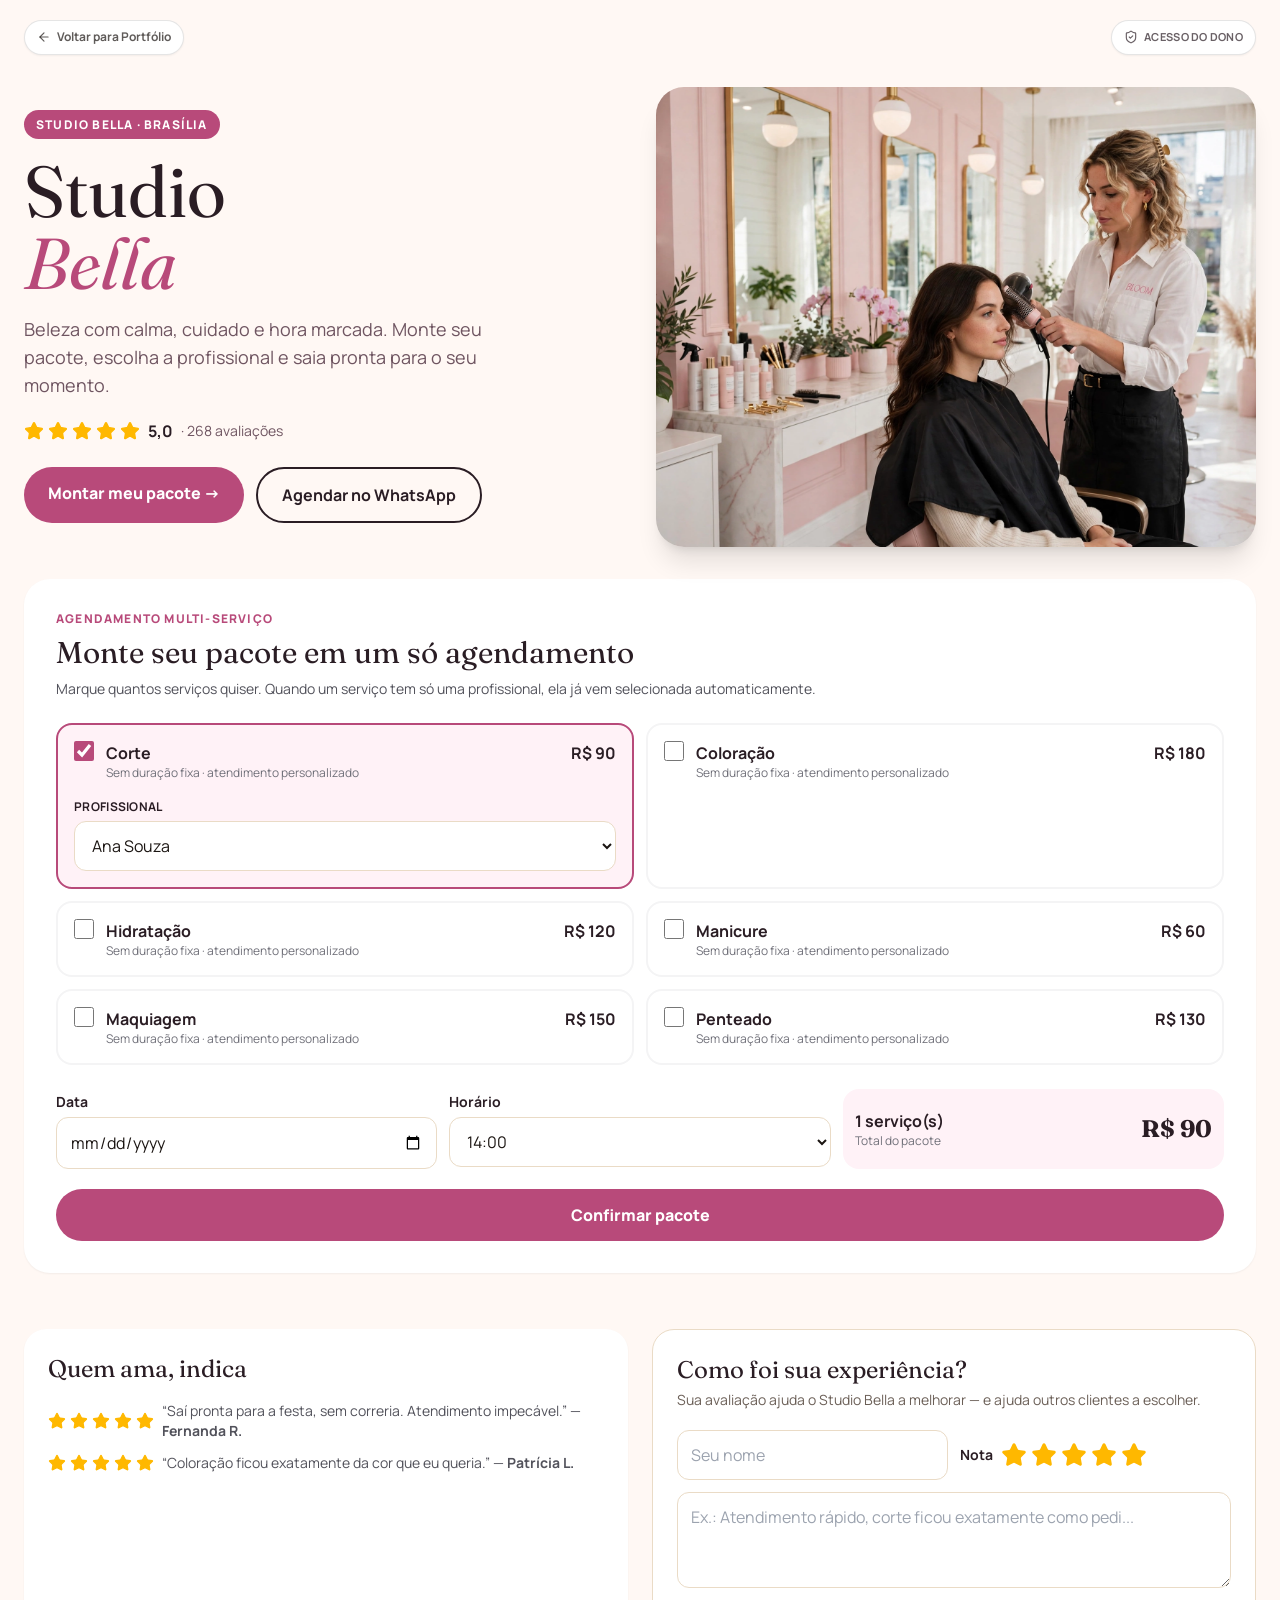
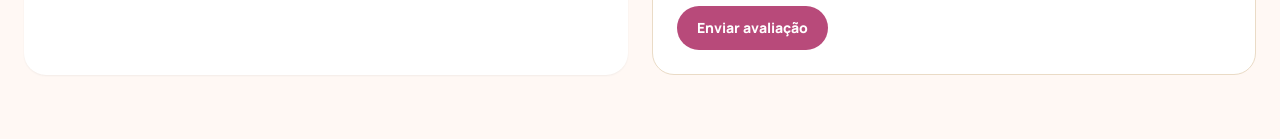
<file: sites/salao/index.html>
<!DOCTYPE html>
<html lang="pt-BR">
  <head>
    <meta charset="UTF-8" />
    <meta name="viewport" content="width=device-width, initial-scale=1" />
    <title>Studio Bella — Salão de Beleza | Monte seu pacote</title>
    <meta
      name="description"
      content="Studio Bella, salão em Brasília. Monte seu pacote de serviços, escolha a profissional e agende."
    />
    <link rel="preconnect" href="https://fonts.googleapis.com" />
    <link rel="preconnect" href="https://fonts.gstatic.com" crossorigin />
    <link
      rel="stylesheet"
      href="https://fonts.googleapis.com/css2?family=Fraunces:opsz,wght@9..144,600;9..144,800;9..144,900&family=Manrope:wght@400;500;600;700;800&display=swap"
    />
    <link rel="stylesheet" href="style.css" />
  </head>
  <body>
    <div
      class="min-h-screen bg-[var(--surface)] text-[var(--ink)]"
      style="padding-top: var(--safe-area-inset-top); box-sizing: border-box"
    >
      <div class="bg-[#FFF8F4] text-[#2A1D24]">
        <div class="mx-auto max-w-7xl px-4 sm:px-6 pt-5 flex flex-wrap justify-between gap-3">
          <a
            href="../../index.html"
            class="inline-flex items-center gap-1.5 rounded-full border border-black/10 bg-white px-3 py-1.5 text-xs font-bold text-[#1B1512]/70 shadow-sm hover:text-[#1B1512] hover:shadow"
            ><svg
              xmlns="http://www.w3.org/2000/svg"
              width="14"
              height="14"
              viewBox="0 0 24 24"
              fill="none"
              stroke="currentColor"
              stroke-width="2"
              stroke-linecap="round"
              stroke-linejoin="round"
              class="lucide lucide-arrow-left"
            >
              <path d="m12 19-7-7 7-7"></path>
              <path d="M19 12H5"></path>
            </svg>
            Voltar para Portfólio</a
          >
          <div class="[&amp;_button]:!text-[#2A1D24]/70">
            <button
              class="inline-flex items-center gap-1.5 rounded-full border border-black/10 bg-white px-3 py-2 text-[11px] font-bold tracking-wide text-[#1B1512]/70 uppercase shadow-sm hover:text-[#1B1512]"
              data-r="owner-btn"
            >
              <svg
                xmlns="http://www.w3.org/2000/svg"
                width="14"
                height="14"
                viewBox="0 0 24 24"
                fill="none"
                stroke="currentColor"
                stroke-width="2"
                stroke-linecap="round"
                stroke-linejoin="round"
                class="lucide lucide-shield-check"
              >
                <path
                  d="M20 13c0 5-3.5 7.5-7.66 8.95a1 1 0 0 1-.67-.01C7.5 20.5 4 18 4 13V6a1 1 0 0 1 1-1c2 0 4.5-1.2 6.24-2.72a1.17 1.17 0 0 1 1.52 0C14.51 3.81 17 5 19 5a1 1 0 0 1 1 1z"
                ></path>
                <path d="m9 12 2 2 4-4"></path></svg
              >Acesso do Dono
            </button>
          </div>
        </div>
        <header class="mx-auto max-w-7xl px-4 sm:px-6 py-8 grid gap-8 lg:grid-cols-2 items-center">
          <div>
            <span class="rounded-full bg-[#B84A7A] px-3 py-1.5 text-xs font-extrabold tracking-widest text-white uppercase"
              >Studio Bella · Brasília</span
            >
            <h1 class="font-display text-6xl sm:text-7xl leading-[.92] mt-5">
              Studio<br /><span class="italic text-[#B84A7A]">Bella</span>
            </h1>
            <p class="mt-4 text-lg text-[#6F5561] max-w-lg">
              Beleza com calma, cuidado e hora marcada. Monte seu pacote, escolha a profissional e saia pronta para o seu momento.
            </p>
            <div class="mt-5 flex items-center gap-2">
              <div class="flex gap-1" aria-label="Avaliação 5 de 5">
                <button type="button" aria-label="1 estrela" class="transition hover:scale-110">
                  <svg
                    xmlns="http://www.w3.org/2000/svg"
                    width="20"
                    height="20"
                    viewBox="0 0 24 24"
                    fill="#FFB800"
                    stroke="#FFB800"
                    stroke-width="1.7"
                    stroke-linecap="round"
                    stroke-linejoin="round"
                    class="lucide lucide-star"
                  >
                    <path
                      d="M11.525 2.295a.53.53 0 0 1 .95 0l2.31 4.679a2.123 2.123 0 0 0 1.595 1.16l5.166.756a.53.53 0 0 1 .294.904l-3.736 3.638a2.123 2.123 0 0 0-.611 1.878l.882 5.14a.53.53 0 0 1-.771.56l-4.618-2.428a2.122 2.122 0 0 0-1.973 0L6.396 21.01a.53.53 0 0 1-.77-.56l.881-5.139a2.122 2.122 0 0 0-.611-1.879L2.16 9.795a.53.53 0 0 1 .294-.906l5.165-.755a2.122 2.122 0 0 0 1.597-1.16z"
                    ></path>
                  </svg></button
                ><button type="button" aria-label="2 estrelas" class="transition hover:scale-110">
                  <svg
                    xmlns="http://www.w3.org/2000/svg"
                    width="20"
                    height="20"
                    viewBox="0 0 24 24"
                    fill="#FFB800"
                    stroke="#FFB800"
                    stroke-width="1.7"
                    stroke-linecap="round"
                    stroke-linejoin="round"
                    class="lucide lucide-star"
                  >
                    <path
                      d="M11.525 2.295a.53.53 0 0 1 .95 0l2.31 4.679a2.123 2.123 0 0 0 1.595 1.16l5.166.756a.53.53 0 0 1 .294.904l-3.736 3.638a2.123 2.123 0 0 0-.611 1.878l.882 5.14a.53.53 0 0 1-.771.56l-4.618-2.428a2.122 2.122 0 0 0-1.973 0L6.396 21.01a.53.53 0 0 1-.77-.56l.881-5.139a2.122 2.122 0 0 0-.611-1.879L2.16 9.795a.53.53 0 0 1 .294-.906l5.165-.755a2.122 2.122 0 0 0 1.597-1.16z"
                    ></path>
                  </svg></button
                ><button type="button" aria-label="3 estrelas" class="transition hover:scale-110">
                  <svg
                    xmlns="http://www.w3.org/2000/svg"
                    width="20"
                    height="20"
                    viewBox="0 0 24 24"
                    fill="#FFB800"
                    stroke="#FFB800"
                    stroke-width="1.7"
                    stroke-linecap="round"
                    stroke-linejoin="round"
                    class="lucide lucide-star"
                  >
                    <path
                      d="M11.525 2.295a.53.53 0 0 1 .95 0l2.31 4.679a2.123 2.123 0 0 0 1.595 1.16l5.166.756a.53.53 0 0 1 .294.904l-3.736 3.638a2.123 2.123 0 0 0-.611 1.878l.882 5.14a.53.53 0 0 1-.771.56l-4.618-2.428a2.122 2.122 0 0 0-1.973 0L6.396 21.01a.53.53 0 0 1-.77-.56l.881-5.139a2.122 2.122 0 0 0-.611-1.879L2.16 9.795a.53.53 0 0 1 .294-.906l5.165-.755a2.122 2.122 0 0 0 1.597-1.16z"
                    ></path>
                  </svg></button
                ><button type="button" aria-label="4 estrelas" class="transition hover:scale-110">
                  <svg
                    xmlns="http://www.w3.org/2000/svg"
                    width="20"
                    height="20"
                    viewBox="0 0 24 24"
                    fill="#FFB800"
                    stroke="#FFB800"
                    stroke-width="1.7"
                    stroke-linecap="round"
                    stroke-linejoin="round"
                    class="lucide lucide-star"
                  >
                    <path
                      d="M11.525 2.295a.53.53 0 0 1 .95 0l2.31 4.679a2.123 2.123 0 0 0 1.595 1.16l5.166.756a.53.53 0 0 1 .294.904l-3.736 3.638a2.123 2.123 0 0 0-.611 1.878l.882 5.14a.53.53 0 0 1-.771.56l-4.618-2.428a2.122 2.122 0 0 0-1.973 0L6.396 21.01a.53.53 0 0 1-.77-.56l.881-5.139a2.122 2.122 0 0 0-.611-1.879L2.16 9.795a.53.53 0 0 1 .294-.906l5.165-.755a2.122 2.122 0 0 0 1.597-1.16z"
                    ></path>
                  </svg></button
                ><button type="button" aria-label="5 estrelas" class="transition hover:scale-110">
                  <svg
                    xmlns="http://www.w3.org/2000/svg"
                    width="20"
                    height="20"
                    viewBox="0 0 24 24"
                    fill="#FFB800"
                    stroke="#FFB800"
                    stroke-width="1.7"
                    stroke-linecap="round"
                    stroke-linejoin="round"
                    class="lucide lucide-star"
                  >
                    <path
                      d="M11.525 2.295a.53.53 0 0 1 .95 0l2.31 4.679a2.123 2.123 0 0 0 1.595 1.16l5.166.756a.53.53 0 0 1 .294.904l-3.736 3.638a2.123 2.123 0 0 0-.611 1.878l.882 5.14a.53.53 0 0 1-.771.56l-4.618-2.428a2.122 2.122 0 0 0-1.973 0L6.396 21.01a.53.53 0 0 1-.77-.56l.881-5.139a2.122 2.122 0 0 0-.611-1.879L2.16 9.795a.53.53 0 0 1 .294-.906l5.165-.755a2.122 2.122 0 0 0 1.597-1.16z"
                    ></path>
                  </svg>
                </button>
              </div>
              <b>5,0</b><span class="text-sm text-[#6F5561]">· 268 avaliações</span>
            </div>
            <div class="mt-6 flex flex-wrap gap-3">
              <a href="#agendar-salao" class="rounded-full bg-[#B84A7A] px-6 py-3.5 font-extrabold text-white"
                >Montar meu pacote →</a
              ><a
                href="https://wa.me/5561999999999?text=Ol%C3%A1!%20Quero%20agendar%20no%20Studio%20Bella."
                target="_blank"
                rel="noopener noreferrer"
                class="rounded-full border-2 border-[#2A1D24] px-6 py-3.5 font-bold"
                >Agendar no WhatsApp</a
              >
            </div>
          </div>
          <img
            src="../../assets/img/salao.webp"
            alt="Atendimento do Studio Bella, salão de beleza"
            class="h-[360px] sm:h-[460px] w-full rounded-[28px] object-cover shadow-xl"
          />
        </header>
        <main class="mx-auto max-w-7xl px-4 sm:px-6 pb-16 space-y-14">
          <section id="agendar-salao" class="rounded-[26px] bg-white p-6 sm:p-8 shadow-sm" data-r="package">
            <p class="text-xs font-extrabold tracking-widest text-[#B84A7A] uppercase">Agendamento multi-serviço</p>
            <h2 class="font-display text-3xl mt-2">Monte seu pacote em um só agendamento</h2>
            <p class="mt-2 text-sm text-zinc-600">
              Marque quantos serviços quiser. Quando um serviço tem só uma profissional, ela já vem selecionada automaticamente.
            </p>
            <div class="mt-6 grid gap-3 md:grid-cols-2">
              <div class="rounded-2xl border-2 p-4 border-[#B84A7A] bg-[#FFF2F7]">
                <label class="flex justify-between gap-3"
                  ><span class="flex gap-3"
                    ><input type="checkbox" class="h-5 w-5 accent-[#B84A7A]" checked="" /><span
                      ><b>Corte</b
                      ><span class="block text-xs text-zinc-500">Sem duração fixa · atendimento personalizado</span></span
                    ></span
                  ><b>R$&nbsp;90</b></label
                >
                <div class="mt-3">
                  <label class="text-xs font-bold uppercase tracking-wide">Profissional </label
                  ><select class="input mt-1 !bg-white">
                    <option>Ana Souza</option>
                    <option>Beatriz Lima</option>
                    <option>Carla Mendes</option>
                  </select>
                </div>
              </div>
              <div class="rounded-2xl border-2 p-4 border-zinc-100">
                <label class="flex justify-between gap-3"
                  ><span class="flex gap-3"
                    ><input type="checkbox" class="h-5 w-5 accent-[#B84A7A]" /><span
                      ><b>Coloração</b
                      ><span class="block text-xs text-zinc-500">Sem duração fixa · atendimento personalizado</span></span
                    ></span
                  ><b>R$&nbsp;180</b></label
                >
              </div>
              <div class="rounded-2xl border-2 p-4 border-zinc-100">
                <label class="flex justify-between gap-3"
                  ><span class="flex gap-3"
                    ><input type="checkbox" class="h-5 w-5 accent-[#B84A7A]" /><span
                      ><b>Hidratação</b
                      ><span class="block text-xs text-zinc-500">Sem duração fixa · atendimento personalizado</span></span
                    ></span
                  ><b>R$&nbsp;120</b></label
                >
              </div>
              <div class="rounded-2xl border-2 p-4 border-zinc-100">
                <label class="flex justify-between gap-3"
                  ><span class="flex gap-3"
                    ><input type="checkbox" class="h-5 w-5 accent-[#B84A7A]" /><span
                      ><b>Manicure</b
                      ><span class="block text-xs text-zinc-500">Sem duração fixa · atendimento personalizado</span></span
                    ></span
                  ><b>R$&nbsp;60</b></label
                >
              </div>
              <div class="rounded-2xl border-2 p-4 border-zinc-100">
                <label class="flex justify-between gap-3"
                  ><span class="flex gap-3"
                    ><input type="checkbox" class="h-5 w-5 accent-[#B84A7A]" /><span
                      ><b>Maquiagem</b
                      ><span class="block text-xs text-zinc-500">Sem duração fixa · atendimento personalizado</span></span
                    ></span
                  ><b>R$&nbsp;150</b></label
                >
              </div>
              <div class="rounded-2xl border-2 p-4 border-zinc-100">
                <label class="flex justify-between gap-3"
                  ><span class="flex gap-3"
                    ><input type="checkbox" class="h-5 w-5 accent-[#B84A7A]" /><span
                      ><b>Penteado</b
                      ><span class="block text-xs text-zinc-500">Sem duração fixa · atendimento personalizado</span></span
                    ></span
                  ><b>R$&nbsp;130</b></label
                >
              </div>
            </div>
            <div class="mt-6 grid gap-3 sm:grid-cols-3">
              <div><label class="text-sm font-bold">Data</label><input type="date" class="input mt-1" value="" /></div>
              <div>
                <label class="text-sm font-bold">Horário</label
                ><select class="input mt-1">
                  <option>09:00</option>
                  <option>11:00</option>
                  <option>14:00</option>
                  <option>16:00</option>
                  <option>18:00</option>
                </select>
              </div>
              <div class="rounded-2xl bg-[#FFF2F7] p-3 flex justify-between items-center">
                <span><b>1 serviço(s)</b><span class="block text-xs text-zinc-500">Total do pacote</span></span
                ><b class="font-display text-2xl">R$&nbsp;90</b>
              </div>
            </div>
            <button class="mt-5 w-full rounded-full bg-[#B84A7A] py-3.5 font-extrabold text-white">Confirmar pacote</button>
          </section>
          <section class="grid gap-6 lg:grid-cols-2">
            <div class="rounded-[22px] bg-white p-6 shadow-sm">
              <h3 class="font-display text-2xl">Quem ama, indica</h3>
              <div class="mt-4 flex gap-2">
                <div class="flex gap-1" aria-label="Avaliação 5 de 5">
                  <button type="button" aria-label="1 estrela" class="transition hover:scale-110">
                    <svg
                      xmlns="http://www.w3.org/2000/svg"
                      width="18"
                      height="18"
                      viewBox="0 0 24 24"
                      fill="#FFB800"
                      stroke="#FFB800"
                      stroke-width="1.7"
                      stroke-linecap="round"
                      stroke-linejoin="round"
                      class="lucide lucide-star"
                    >
                      <path
                        d="M11.525 2.295a.53.53 0 0 1 .95 0l2.31 4.679a2.123 2.123 0 0 0 1.595 1.16l5.166.756a.53.53 0 0 1 .294.904l-3.736 3.638a2.123 2.123 0 0 0-.611 1.878l.882 5.14a.53.53 0 0 1-.771.56l-4.618-2.428a2.122 2.122 0 0 0-1.973 0L6.396 21.01a.53.53 0 0 1-.77-.56l.881-5.139a2.122 2.122 0 0 0-.611-1.879L2.16 9.795a.53.53 0 0 1 .294-.906l5.165-.755a2.122 2.122 0 0 0 1.597-1.16z"
                      ></path>
                    </svg></button
                  ><button type="button" aria-label="2 estrelas" class="transition hover:scale-110">
                    <svg
                      xmlns="http://www.w3.org/2000/svg"
                      width="18"
                      height="18"
                      viewBox="0 0 24 24"
                      fill="#FFB800"
                      stroke="#FFB800"
                      stroke-width="1.7"
                      stroke-linecap="round"
                      stroke-linejoin="round"
                      class="lucide lucide-star"
                    >
                      <path
                        d="M11.525 2.295a.53.53 0 0 1 .95 0l2.31 4.679a2.123 2.123 0 0 0 1.595 1.16l5.166.756a.53.53 0 0 1 .294.904l-3.736 3.638a2.123 2.123 0 0 0-.611 1.878l.882 5.14a.53.53 0 0 1-.771.56l-4.618-2.428a2.122 2.122 0 0 0-1.973 0L6.396 21.01a.53.53 0 0 1-.77-.56l.881-5.139a2.122 2.122 0 0 0-.611-1.879L2.16 9.795a.53.53 0 0 1 .294-.906l5.165-.755a2.122 2.122 0 0 0 1.597-1.16z"
                      ></path>
                    </svg></button
                  ><button type="button" aria-label="3 estrelas" class="transition hover:scale-110">
                    <svg
                      xmlns="http://www.w3.org/2000/svg"
                      width="18"
                      height="18"
                      viewBox="0 0 24 24"
                      fill="#FFB800"
                      stroke="#FFB800"
                      stroke-width="1.7"
                      stroke-linecap="round"
                      stroke-linejoin="round"
                      class="lucide lucide-star"
                    >
                      <path
                        d="M11.525 2.295a.53.53 0 0 1 .95 0l2.31 4.679a2.123 2.123 0 0 0 1.595 1.16l5.166.756a.53.53 0 0 1 .294.904l-3.736 3.638a2.123 2.123 0 0 0-.611 1.878l.882 5.14a.53.53 0 0 1-.771.56l-4.618-2.428a2.122 2.122 0 0 0-1.973 0L6.396 21.01a.53.53 0 0 1-.77-.56l.881-5.139a2.122 2.122 0 0 0-.611-1.879L2.16 9.795a.53.53 0 0 1 .294-.906l5.165-.755a2.122 2.122 0 0 0 1.597-1.16z"
                      ></path>
                    </svg></button
                  ><button type="button" aria-label="4 estrelas" class="transition hover:scale-110">
                    <svg
                      xmlns="http://www.w3.org/2000/svg"
                      width="18"
                      height="18"
                      viewBox="0 0 24 24"
                      fill="#FFB800"
                      stroke="#FFB800"
                      stroke-width="1.7"
                      stroke-linecap="round"
                      stroke-linejoin="round"
                      class="lucide lucide-star"
                    >
                      <path
                        d="M11.525 2.295a.53.53 0 0 1 .95 0l2.31 4.679a2.123 2.123 0 0 0 1.595 1.16l5.166.756a.53.53 0 0 1 .294.904l-3.736 3.638a2.123 2.123 0 0 0-.611 1.878l.882 5.14a.53.53 0 0 1-.771.56l-4.618-2.428a2.122 2.122 0 0 0-1.973 0L6.396 21.01a.53.53 0 0 1-.77-.56l.881-5.139a2.122 2.122 0 0 0-.611-1.879L2.16 9.795a.53.53 0 0 1 .294-.906l5.165-.755a2.122 2.122 0 0 0 1.597-1.16z"
                      ></path>
                    </svg></button
                  ><button type="button" aria-label="5 estrelas" class="transition hover:scale-110">
                    <svg
                      xmlns="http://www.w3.org/2000/svg"
                      width="18"
                      height="18"
                      viewBox="0 0 24 24"
                      fill="#FFB800"
                      stroke="#FFB800"
                      stroke-width="1.7"
                      stroke-linecap="round"
                      stroke-linejoin="round"
                      class="lucide lucide-star"
                    >
                      <path
                        d="M11.525 2.295a.53.53 0 0 1 .95 0l2.31 4.679a2.123 2.123 0 0 0 1.595 1.16l5.166.756a.53.53 0 0 1 .294.904l-3.736 3.638a2.123 2.123 0 0 0-.611 1.878l.882 5.14a.53.53 0 0 1-.771.56l-4.618-2.428a2.122 2.122 0 0 0-1.973 0L6.396 21.01a.53.53 0 0 1-.77-.56l.881-5.139a2.122 2.122 0 0 0-.611-1.879L2.16 9.795a.53.53 0 0 1 .294-.906l5.165-.755a2.122 2.122 0 0 0 1.597-1.16z"
                      ></path>
                    </svg>
                  </button>
                </div>
                <p class="text-sm text-zinc-600">
                  “Saí pronta para a festa, sem correria. Atendimento impecável.” — <b>Fernanda R.</b>
                </p>
              </div>
              <div class="mt-3 flex gap-2">
                <div class="flex gap-1" aria-label="Avaliação 5 de 5">
                  <button type="button" aria-label="1 estrela" class="transition hover:scale-110">
                    <svg
                      xmlns="http://www.w3.org/2000/svg"
                      width="18"
                      height="18"
                      viewBox="0 0 24 24"
                      fill="#FFB800"
                      stroke="#FFB800"
                      stroke-width="1.7"
                      stroke-linecap="round"
                      stroke-linejoin="round"
                      class="lucide lucide-star"
                    >
                      <path
                        d="M11.525 2.295a.53.53 0 0 1 .95 0l2.31 4.679a2.123 2.123 0 0 0 1.595 1.16l5.166.756a.53.53 0 0 1 .294.904l-3.736 3.638a2.123 2.123 0 0 0-.611 1.878l.882 5.14a.53.53 0 0 1-.771.56l-4.618-2.428a2.122 2.122 0 0 0-1.973 0L6.396 21.01a.53.53 0 0 1-.77-.56l.881-5.139a2.122 2.122 0 0 0-.611-1.879L2.16 9.795a.53.53 0 0 1 .294-.906l5.165-.755a2.122 2.122 0 0 0 1.597-1.16z"
                      ></path>
                    </svg></button
                  ><button type="button" aria-label="2 estrelas" class="transition hover:scale-110">
                    <svg
                      xmlns="http://www.w3.org/2000/svg"
                      width="18"
                      height="18"
                      viewBox="0 0 24 24"
                      fill="#FFB800"
                      stroke="#FFB800"
                      stroke-width="1.7"
                      stroke-linecap="round"
                      stroke-linejoin="round"
                      class="lucide lucide-star"
                    >
                      <path
                        d="M11.525 2.295a.53.53 0 0 1 .95 0l2.31 4.679a2.123 2.123 0 0 0 1.595 1.16l5.166.756a.53.53 0 0 1 .294.904l-3.736 3.638a2.123 2.123 0 0 0-.611 1.878l.882 5.14a.53.53 0 0 1-.771.56l-4.618-2.428a2.122 2.122 0 0 0-1.973 0L6.396 21.01a.53.53 0 0 1-.77-.56l.881-5.139a2.122 2.122 0 0 0-.611-1.879L2.16 9.795a.53.53 0 0 1 .294-.906l5.165-.755a2.122 2.122 0 0 0 1.597-1.16z"
                      ></path>
                    </svg></button
                  ><button type="button" aria-label="3 estrelas" class="transition hover:scale-110">
                    <svg
                      xmlns="http://www.w3.org/2000/svg"
                      width="18"
                      height="18"
                      viewBox="0 0 24 24"
                      fill="#FFB800"
                      stroke="#FFB800"
                      stroke-width="1.7"
                      stroke-linecap="round"
                      stroke-linejoin="round"
                      class="lucide lucide-star"
                    >
                      <path
                        d="M11.525 2.295a.53.53 0 0 1 .95 0l2.31 4.679a2.123 2.123 0 0 0 1.595 1.16l5.166.756a.53.53 0 0 1 .294.904l-3.736 3.638a2.123 2.123 0 0 0-.611 1.878l.882 5.14a.53.53 0 0 1-.771.56l-4.618-2.428a2.122 2.122 0 0 0-1.973 0L6.396 21.01a.53.53 0 0 1-.77-.56l.881-5.139a2.122 2.122 0 0 0-.611-1.879L2.16 9.795a.53.53 0 0 1 .294-.906l5.165-.755a2.122 2.122 0 0 0 1.597-1.16z"
                      ></path>
                    </svg></button
                  ><button type="button" aria-label="4 estrelas" class="transition hover:scale-110">
                    <svg
                      xmlns="http://www.w3.org/2000/svg"
                      width="18"
                      height="18"
                      viewBox="0 0 24 24"
                      fill="#FFB800"
                      stroke="#FFB800"
                      stroke-width="1.7"
                      stroke-linecap="round"
                      stroke-linejoin="round"
                      class="lucide lucide-star"
                    >
                      <path
                        d="M11.525 2.295a.53.53 0 0 1 .95 0l2.31 4.679a2.123 2.123 0 0 0 1.595 1.16l5.166.756a.53.53 0 0 1 .294.904l-3.736 3.638a2.123 2.123 0 0 0-.611 1.878l.882 5.14a.53.53 0 0 1-.771.56l-4.618-2.428a2.122 2.122 0 0 0-1.973 0L6.396 21.01a.53.53 0 0 1-.77-.56l.881-5.139a2.122 2.122 0 0 0-.611-1.879L2.16 9.795a.53.53 0 0 1 .294-.906l5.165-.755a2.122 2.122 0 0 0 1.597-1.16z"
                      ></path>
                    </svg></button
                  ><button type="button" aria-label="5 estrelas" class="transition hover:scale-110">
                    <svg
                      xmlns="http://www.w3.org/2000/svg"
                      width="18"
                      height="18"
                      viewBox="0 0 24 24"
                      fill="#FFB800"
                      stroke="#FFB800"
                      stroke-width="1.7"
                      stroke-linecap="round"
                      stroke-linejoin="round"
                      class="lucide lucide-star"
                    >
                      <path
                        d="M11.525 2.295a.53.53 0 0 1 .95 0l2.31 4.679a2.123 2.123 0 0 0 1.595 1.16l5.166.756a.53.53 0 0 1 .294.904l-3.736 3.638a2.123 2.123 0 0 0-.611 1.878l.882 5.14a.53.53 0 0 1-.771.56l-4.618-2.428a2.122 2.122 0 0 0-1.973 0L6.396 21.01a.53.53 0 0 1-.77-.56l.881-5.139a2.122 2.122 0 0 0-.611-1.879L2.16 9.795a.53.53 0 0 1 .294-.906l5.165-.755a2.122 2.122 0 0 0 1.597-1.16z"
                      ></path>
                    </svg>
                  </button>
                </div>
                <p class="text-sm text-zinc-600">“Coloração ficou exatamente da cor que eu queria.” — <b>Patrícia L.</b></p>
              </div>
            </div>
            <div class="rounded-[22px] border border-[var(--line)] bg-[var(--surface-2)] p-5 sm:p-6" data-r="reviews">
              <h3 class="font-display text-2xl">Como foi sua experiência?</h3>
              <p class="text-sm text-[var(--muted)] mt-1">
                Sua avaliação ajuda o Studio Bella a melhorar — e ajuda outros clientes a escolher.
              </p>
              <div class="mt-5 grid gap-3 sm:grid-cols-2">
                <input class="input" placeholder="Seu nome" value="" />
                <div class="flex items-center gap-2">
                  <span class="text-sm font-bold">Nota</span>
                  <div class="flex gap-1" aria-label="Avaliação 5 de 5">
                    <button type="button" aria-label="1 estrela" class="transition hover:scale-110">
                      <svg
                        xmlns="http://www.w3.org/2000/svg"
                        width="26"
                        height="26"
                        viewBox="0 0 24 24"
                        fill="#FFB800"
                        stroke="#FFB800"
                        stroke-width="1.7"
                        stroke-linecap="round"
                        stroke-linejoin="round"
                        class="lucide lucide-star"
                      >
                        <path
                          d="M11.525 2.295a.53.53 0 0 1 .95 0l2.31 4.679a2.123 2.123 0 0 0 1.595 1.16l5.166.756a.53.53 0 0 1 .294.904l-3.736 3.638a2.123 2.123 0 0 0-.611 1.878l.882 5.14a.53.53 0 0 1-.771.56l-4.618-2.428a2.122 2.122 0 0 0-1.973 0L6.396 21.01a.53.53 0 0 1-.77-.56l.881-5.139a2.122 2.122 0 0 0-.611-1.879L2.16 9.795a.53.53 0 0 1 .294-.906l5.165-.755a2.122 2.122 0 0 0 1.597-1.16z"
                        ></path>
                      </svg></button
                    ><button type="button" aria-label="2 estrelas" class="transition hover:scale-110">
                      <svg
                        xmlns="http://www.w3.org/2000/svg"
                        width="26"
                        height="26"
                        viewBox="0 0 24 24"
                        fill="#FFB800"
                        stroke="#FFB800"
                        stroke-width="1.7"
                        stroke-linecap="round"
                        stroke-linejoin="round"
                        class="lucide lucide-star"
                      >
                        <path
                          d="M11.525 2.295a.53.53 0 0 1 .95 0l2.31 4.679a2.123 2.123 0 0 0 1.595 1.16l5.166.756a.53.53 0 0 1 .294.904l-3.736 3.638a2.123 2.123 0 0 0-.611 1.878l.882 5.14a.53.53 0 0 1-.771.56l-4.618-2.428a2.122 2.122 0 0 0-1.973 0L6.396 21.01a.53.53 0 0 1-.77-.56l.881-5.139a2.122 2.122 0 0 0-.611-1.879L2.16 9.795a.53.53 0 0 1 .294-.906l5.165-.755a2.122 2.122 0 0 0 1.597-1.16z"
                        ></path>
                      </svg></button
                    ><button type="button" aria-label="3 estrelas" class="transition hover:scale-110">
                      <svg
                        xmlns="http://www.w3.org/2000/svg"
                        width="26"
                        height="26"
                        viewBox="0 0 24 24"
                        fill="#FFB800"
                        stroke="#FFB800"
                        stroke-width="1.7"
                        stroke-linecap="round"
                        stroke-linejoin="round"
                        class="lucide lucide-star"
                      >
                        <path
                          d="M11.525 2.295a.53.53 0 0 1 .95 0l2.31 4.679a2.123 2.123 0 0 0 1.595 1.16l5.166.756a.53.53 0 0 1 .294.904l-3.736 3.638a2.123 2.123 0 0 0-.611 1.878l.882 5.14a.53.53 0 0 1-.771.56l-4.618-2.428a2.122 2.122 0 0 0-1.973 0L6.396 21.01a.53.53 0 0 1-.77-.56l.881-5.139a2.122 2.122 0 0 0-.611-1.879L2.16 9.795a.53.53 0 0 1 .294-.906l5.165-.755a2.122 2.122 0 0 0 1.597-1.16z"
                        ></path>
                      </svg></button
                    ><button type="button" aria-label="4 estrelas" class="transition hover:scale-110">
                      <svg
                        xmlns="http://www.w3.org/2000/svg"
                        width="26"
                        height="26"
                        viewBox="0 0 24 24"
                        fill="#FFB800"
                        stroke="#FFB800"
                        stroke-width="1.7"
                        stroke-linecap="round"
                        stroke-linejoin="round"
                        class="lucide lucide-star"
                      >
                        <path
                          d="M11.525 2.295a.53.53 0 0 1 .95 0l2.31 4.679a2.123 2.123 0 0 0 1.595 1.16l5.166.756a.53.53 0 0 1 .294.904l-3.736 3.638a2.123 2.123 0 0 0-.611 1.878l.882 5.14a.53.53 0 0 1-.771.56l-4.618-2.428a2.122 2.122 0 0 0-1.973 0L6.396 21.01a.53.53 0 0 1-.77-.56l.881-5.139a2.122 2.122 0 0 0-.611-1.879L2.16 9.795a.53.53 0 0 1 .294-.906l5.165-.755a2.122 2.122 0 0 0 1.597-1.16z"
                        ></path>
                      </svg></button
                    ><button type="button" aria-label="5 estrelas" class="transition hover:scale-110">
                      <svg
                        xmlns="http://www.w3.org/2000/svg"
                        width="26"
                        height="26"
                        viewBox="0 0 24 24"
                        fill="#FFB800"
                        stroke="#FFB800"
                        stroke-width="1.7"
                        stroke-linecap="round"
                        stroke-linejoin="round"
                        class="lucide lucide-star"
                      >
                        <path
                          d="M11.525 2.295a.53.53 0 0 1 .95 0l2.31 4.679a2.123 2.123 0 0 0 1.595 1.16l5.166.756a.53.53 0 0 1 .294.904l-3.736 3.638a2.123 2.123 0 0 0-.611 1.878l.882 5.14a.53.53 0 0 1-.771.56l-4.618-2.428a2.122 2.122 0 0 0-1.973 0L6.396 21.01a.53.53 0 0 1-.77-.56l.881-5.139a2.122 2.122 0 0 0-.611-1.879L2.16 9.795a.53.53 0 0 1 .294-.906l5.165-.755a2.122 2.122 0 0 0 1.597-1.16z"
                        ></path>
                      </svg>
                    </button>
                  </div>
                </div>
              </div>
              <textarea
                class="input mt-3 min-h-[96px]"
                placeholder="Ex.: Atendimento rápido, corte ficou exatamente como pedi..."
              ></textarea>
              <div class="mt-3 flex flex-wrap items-center gap-3">
                <button class="rounded-full px-5 py-3 text-sm font-extrabold text-white" style="background: rgb(184, 74, 122)">
                  Enviar avaliação
                </button>
              </div>
            </div>
          </section>
        </main>
      </div>
    </div>
    <script src="../../assets/js/shared.js" defer></script>
    <script src="script.js" defer></script>
  </body>
</html>
</file>
<file: style.css>
/* ==========================================================================
   style.css — Portfólio MottaJr • Páginas

   Estilos desta página. Ordem do arquivo (não mude a ordem: ela define qual
   regra vence quando duas se aplicam ao mesmo elemento):
     1. Variáveis internas e reset do Tailwind CSS (gerados automaticamente)
     2. Classes utilitárias do Tailwind usadas nesta página (ex.: "mt-4", "rounded-full")
     3. Cores do tema, modo escuro e componentes próprios (.input, .font-display...)
     4. Variantes de hover e de tela maior (sm / md / lg)
   As fontes (Fraunces e Manrope) são carregadas no <head> do index.html.
   ========================================================================== */

*, ::before, ::after{
  --tw-border-spacing-x: 0;
  --tw-border-spacing-y: 0;
  --tw-translate-x: 0;
  --tw-translate-y: 0;
  --tw-rotate: 0;
  --tw-skew-x: 0;
  --tw-skew-y: 0;
  --tw-scale-x: 1;
  --tw-scale-y: 1;
  --tw-pan-x:  ;
  --tw-pan-y:  ;
  --tw-pinch-zoom:  ;
  --tw-scroll-snap-strictness: proximity;
  --tw-gradient-from-position:  ;
  --tw-gradient-via-position:  ;
  --tw-gradient-to-position:  ;
  --tw-ordinal:  ;
  --tw-slashed-zero:  ;
  --tw-numeric-figure:  ;
  --tw-numeric-spacing:  ;
  --tw-numeric-fraction:  ;
  --tw-ring-inset:  ;
  --tw-ring-offset-width: 0px;
  --tw-ring-offset-color: #fff;
  --tw-ring-color: rgb(59 130 246 / 0.5);
  --tw-ring-offset-shadow: 0 0 #0000;
  --tw-ring-shadow: 0 0 #0000;
  --tw-shadow: 0 0 #0000;
  --tw-shadow-colored: 0 0 #0000;
  --tw-blur:  ;
  --tw-brightness:  ;
  --tw-contrast:  ;
  --tw-grayscale:  ;
  --tw-hue-rotate:  ;
  --tw-invert:  ;
  --tw-saturate:  ;
  --tw-sepia:  ;
  --tw-drop-shadow:  ;
  --tw-backdrop-blur:  ;
  --tw-backdrop-brightness:  ;
  --tw-backdrop-contrast:  ;
  --tw-backdrop-grayscale:  ;
  --tw-backdrop-hue-rotate:  ;
  --tw-backdrop-invert:  ;
  --tw-backdrop-opacity:  ;
  --tw-backdrop-saturate:  ;
  --tw-backdrop-sepia:  ;
  --tw-contain-size:  ;
  --tw-contain-layout:  ;
  --tw-contain-paint:  ;
  --tw-contain-style:  ;
}

::backdrop{
  --tw-border-spacing-x: 0;
  --tw-border-spacing-y: 0;
  --tw-translate-x: 0;
  --tw-translate-y: 0;
  --tw-rotate: 0;
  --tw-skew-x: 0;
  --tw-skew-y: 0;
  --tw-scale-x: 1;
  --tw-scale-y: 1;
  --tw-pan-x:  ;
  --tw-pan-y:  ;
  --tw-pinch-zoom:  ;
  --tw-scroll-snap-strictness: proximity;
  --tw-gradient-from-position:  ;
  --tw-gradient-via-position:  ;
  --tw-gradient-to-position:  ;
  --tw-ordinal:  ;
  --tw-slashed-zero:  ;
  --tw-numeric-figure:  ;
  --tw-numeric-spacing:  ;
  --tw-numeric-fraction:  ;
  --tw-ring-inset:  ;
  --tw-ring-offset-width: 0px;
  --tw-ring-offset-color: #fff;
  --tw-ring-color: rgb(59 130 246 / 0.5);
  --tw-ring-offset-shadow: 0 0 #0000;
  --tw-ring-shadow: 0 0 #0000;
  --tw-shadow: 0 0 #0000;
  --tw-shadow-colored: 0 0 #0000;
  --tw-blur:  ;
  --tw-brightness:  ;
  --tw-contrast:  ;
  --tw-grayscale:  ;
  --tw-hue-rotate:  ;
  --tw-invert:  ;
  --tw-saturate:  ;
  --tw-sepia:  ;
  --tw-drop-shadow:  ;
  --tw-backdrop-blur:  ;
  --tw-backdrop-brightness:  ;
  --tw-backdrop-contrast:  ;
  --tw-backdrop-grayscale:  ;
  --tw-backdrop-hue-rotate:  ;
  --tw-backdrop-invert:  ;
  --tw-backdrop-opacity:  ;
  --tw-backdrop-saturate:  ;
  --tw-backdrop-sepia:  ;
  --tw-contain-size:  ;
  --tw-contain-layout:  ;
  --tw-contain-paint:  ;
  --tw-contain-style:  ;
}

/*
! tailwindcss v3.4.18 | MIT License | https://tailwindcss.com
*/

/*
1. Prevent padding and border from affecting element width. (https://github.com/mozdevs/cssremedy/issues/4)
2. Allow adding a border to an element by just adding a border-width. (https://github.com/tailwindcss/tailwindcss/pull/116)
*/

*,
::before,
::after {
  box-sizing: border-box;
  /* 1 */
  border-width: 0;
  /* 2 */
  border-style: solid;
  /* 2 */
  border-color: #e5e7eb;
  /* 2 */
}

::before,
::after {
  --tw-content: '';
}

/*
1. Use a consistent sensible line-height in all browsers.
2. Prevent adjustments of font size after orientation changes in iOS.
3. Use a more readable tab size.
4. Use the user's configured `sans` font-family by default.
5. Use the user's configured `sans` font-feature-settings by default.
6. Use the user's configured `sans` font-variation-settings by default.
7. Disable tap highlights on iOS
*/

html,
:host {
  line-height: 1.5;
  /* 1 */
  -webkit-text-size-adjust: 100%;
  /* 2 */
  -moz-tab-size: 4;
  /* 3 */
  -o-tab-size: 4;
     tab-size: 4;
  /* 3 */
  font-family: ui-sans-serif, system-ui, sans-serif, "Apple Color Emoji", "Segoe UI Emoji", "Segoe UI Symbol", "Noto Color Emoji";
  /* 4 */
  font-feature-settings: normal;
  /* 5 */
  font-variation-settings: normal;
  /* 6 */
  -webkit-tap-highlight-color: transparent;
  /* 7 */
}

/*
1. Remove the margin in all browsers.
2. Inherit line-height from `html` so users can set them as a class directly on the `html` element.
*/

body {
  margin: 0;
  /* 1 */
  line-height: inherit;
  /* 2 */
}

/*
1. Add the correct height in Firefox.
2. Correct the inheritance of border color in Firefox. (https://bugzilla.mozilla.org/show_bug.cgi?id=190655)
3. Ensure horizontal rules are visible by default.
*/

hr {
  height: 0;
  /* 1 */
  color: inherit;
  /* 2 */
  border-top-width: 1px;
  /* 3 */
}

/*
Add the correct text decoration in Chrome, Edge, and Safari.
*/

abbr:where([title]) {
  -webkit-text-decoration: underline dotted;
          text-decoration: underline dotted;
}

/*
Remove the default font size and weight for headings.
*/

h1,
h2,
h3,
h4,
h5,
h6 {
  font-size: inherit;
  font-weight: inherit;
}

/*
Reset links to optimize for opt-in styling instead of opt-out.
*/

a {
  color: inherit;
  text-decoration: inherit;
}

/*
Add the correct font weight in Edge and Safari.
*/

b,
strong {
  font-weight: bolder;
}

/*
1. Use the user's configured `mono` font-family by default.
2. Use the user's configured `mono` font-feature-settings by default.
3. Use the user's configured `mono` font-variation-settings by default.
4. Correct the odd `em` font sizing in all browsers.
*/

code,
kbd,
samp,
pre {
  font-family: ui-monospace, SFMono-Regular, Menlo, Monaco, Consolas, "Liberation Mono", "Courier New", monospace;
  /* 1 */
  font-feature-settings: normal;
  /* 2 */
  font-variation-settings: normal;
  /* 3 */
  font-size: 1em;
  /* 4 */
}

/*
Add the correct font size in all browsers.
*/

small {
  font-size: 80%;
}

/*
Prevent `sub` and `sup` elements from affecting the line height in all browsers.
*/

sub,
sup {
  font-size: 75%;
  line-height: 0;
  position: relative;
  vertical-align: baseline;
}

sub {
  bottom: -0.25em;
}

sup {
  top: -0.5em;
}

/*
1. Remove text indentation from table contents in Chrome and Safari. (https://bugs.chromium.org/p/chromium/issues/detail?id=999088, https://bugs.webkit.org/show_bug.cgi?id=201297)
2. Correct table border color inheritance in all Chrome and Safari. (https://bugs.chromium.org/p/chromium/issues/detail?id=935729, https://bugs.webkit.org/show_bug.cgi?id=195016)
3. Remove gaps between table borders by default.
*/

table {
  text-indent: 0;
  /* 1 */
  border-color: inherit;
  /* 2 */
  border-collapse: collapse;
  /* 3 */
}

/*
1. Change the font styles in all browsers.
2. Remove the margin in Firefox and Safari.
3. Remove default padding in all browsers.
*/

button,
input,
optgroup,
select,
textarea {
  font-family: inherit;
  /* 1 */
  font-feature-settings: inherit;
  /* 1 */
  font-variation-settings: inherit;
  /* 1 */
  font-size: 100%;
  /* 1 */
  font-weight: inherit;
  /* 1 */
  line-height: inherit;
  /* 1 */
  letter-spacing: inherit;
  /* 1 */
  color: inherit;
  /* 1 */
  margin: 0;
  /* 2 */
  padding: 0;
  /* 3 */
}

/*
Remove the inheritance of text transform in Edge and Firefox.
*/

button,
select {
  text-transform: none;
}

/*
1. Correct the inability to style clickable types in iOS and Safari.
2. Remove default button styles.
*/

button,
input:where([type='button']),
input:where([type='reset']),
input:where([type='submit']) {
  -webkit-appearance: button;
  /* 1 */
  background-color: transparent;
  /* 2 */
  background-image: none;
  /* 2 */
}

/*
Use the modern Firefox focus style for all focusable elements.
*/

:-moz-focusring {
  outline: auto;
}

/*
Remove the additional `:invalid` styles in Firefox. (https://github.com/mozilla/gecko-dev/blob/2f9eacd9d3d995c937b4251a5557d95d494c9be1/layout/style/res/forms.css#L728-L737)
*/

:-moz-ui-invalid {
  box-shadow: none;
}

/*
Add the correct vertical alignment in Chrome and Firefox.
*/

progress {
  vertical-align: baseline;
}

/*
Correct the cursor style of increment and decrement buttons in Safari.
*/

::-webkit-inner-spin-button,
::-webkit-outer-spin-button {
  height: auto;
}

/*
1. Correct the odd appearance in Chrome and Safari.
2. Correct the outline style in Safari.
*/

[type='search'] {
  -webkit-appearance: textfield;
  /* 1 */
  outline-offset: -2px;
  /* 2 */
}

/*
Remove the inner padding in Chrome and Safari on macOS.
*/

::-webkit-search-decoration {
  -webkit-appearance: none;
}

/*
1. Correct the inability to style clickable types in iOS and Safari.
2. Change font properties to `inherit` in Safari.
*/

::-webkit-file-upload-button {
  -webkit-appearance: button;
  /* 1 */
  font: inherit;
  /* 2 */
}

/*
Add the correct display in Chrome and Safari.
*/

summary {
  display: list-item;
}

/*
Removes the default spacing and border for appropriate elements.
*/

blockquote,
dl,
dd,
h1,
h2,
h3,
h4,
h5,
h6,
hr,
figure,
p,
pre {
  margin: 0;
}

fieldset {
  margin: 0;
  padding: 0;
}

legend {
  padding: 0;
}

ol,
ul,
menu {
  list-style: none;
  margin: 0;
  padding: 0;
}

/*
Reset default styling for dialogs.
*/

dialog {
  padding: 0;
}

/*
Prevent resizing textareas horizontally by default.
*/

textarea {
  resize: vertical;
}

/*
1. Reset the default placeholder opacity in Firefox. (https://github.com/tailwindlabs/tailwindcss/issues/3300)
2. Set the default placeholder color to the user's configured gray 400 color.
*/

input::-moz-placeholder, textarea::-moz-placeholder {
  opacity: 1;
  /* 1 */
  color: #9ca3af;
  /* 2 */
}

input::placeholder,
textarea::placeholder {
  opacity: 1;
  /* 1 */
  color: #9ca3af;
  /* 2 */
}

/*
Set the default cursor for buttons.
*/

button,
[role="button"] {
  cursor: pointer;
}

/*
Make sure disabled buttons don't get the pointer cursor.
*/

:disabled {
  cursor: default;
}

/*
1. Make replaced elements `display: block` by default. (https://github.com/mozdevs/cssremedy/issues/14)
2. Add `vertical-align: middle` to align replaced elements more sensibly by default. (https://github.com/jensimmons/cssremedy/issues/14#issuecomment-634934210)
   This can trigger a poorly considered lint error in some tools but is included by design.
*/

img,
svg,
video,
canvas,
audio,
iframe,
embed,
object {
  display: block;
  /* 1 */
  vertical-align: middle;
  /* 2 */
}

/*
Constrain images and videos to the parent width and preserve their intrinsic aspect ratio. (https://github.com/mozdevs/cssremedy/issues/14)
*/

img,
video {
  max-width: 100%;
  height: auto;
}

/* Make elements with the HTML hidden attribute stay hidden by default */

[hidden]:where(:not([hidden="until-found"])) {
  display: none;
}

.fixed{
  position: fixed;
}

.absolute{
  position: absolute;
}

.relative{
  position: relative;
}

.sticky{
  position: sticky;
}

.inset-0{
  inset: 0px;
}

.-left-2{
  left: -0.5rem;
}

.bottom-5{
  bottom: 1.25rem;
}

.left-3{
  left: 0.75rem;
}

.right-4{
  right: 1rem;
}

.top-3{
  top: 0.75rem;
}

.top-5{
  top: 1.25rem;
}

.z-50{
  z-index: 50;
}

.z-\[90\]{
  z-index: 90;
}

.mx-auto{
  margin-left: auto;
  margin-right: auto;
}

.mt-1{
  margin-top: 0.25rem;
}

.mt-2{
  margin-top: 0.5rem;
}

.mt-3{
  margin-top: 0.75rem;
}

.mt-4{
  margin-top: 1rem;
}

.mt-5{
  margin-top: 1.25rem;
}

.mt-6{
  margin-top: 1.5rem;
}

.mt-7{
  margin-top: 1.75rem;
}

.mt-8{
  margin-top: 2rem;
}

.block{
  display: block;
}

.inline-block{
  display: inline-block;
}

.flex{
  display: flex;
}

.inline-flex{
  display: inline-flex;
}

.grid{
  display: grid;
}

.h-2{
  height: 0.5rem;
}

.h-48{
  height: 12rem;
}

.h-9{
  height: 2.25rem;
}

.h-\[380px\]{
  height: 380px;
}

.h-fit{
  height: -moz-fit-content;
  height: fit-content;
}

.min-h-\[96px\]{
  min-height: 96px;
}

.min-h-screen{
  min-height: 100vh;
}

.w-2{
  width: 0.5rem;
}

.w-9{
  width: 2.25rem;
}

.w-full{
  width: 100%;
}

.max-w-7xl{
  max-width: 80rem;
}

.max-w-\[220px\]{
  max-width: 220px;
}

.max-w-sm{
  max-width: 24rem;
}

.max-w-xl{
  max-width: 36rem;
}

.flex-1{
  flex: 1 1 0%;
}

.shrink-0{
  flex-shrink: 0;
}

.flex-col{
  flex-direction: column;
}

.flex-wrap{
  flex-wrap: wrap;
}

.place-items-center{
  place-items: center;
}

.items-end{
  align-items: flex-end;
}

.items-center{
  align-items: center;
}

.justify-center{
  justify-content: center;
}

.justify-between{
  justify-content: space-between;
}

.gap-1{
  gap: 0.25rem;
}

.gap-1\.5{
  gap: 0.375rem;
}

.gap-10{
  gap: 2.5rem;
}

.gap-2{
  gap: 0.5rem;
}

.gap-3{
  gap: 0.75rem;
}

.gap-4{
  gap: 1rem;
}

.gap-5{
  gap: 1.25rem;
}

.gap-6{
  gap: 1.5rem;
}

.gap-8{
  gap: 2rem;
}

.gap-x-4{
  -moz-column-gap: 1rem;
       column-gap: 1rem;
}

.gap-x-7{
  -moz-column-gap: 1.75rem;
       column-gap: 1.75rem;
}

.gap-y-2{
  row-gap: 0.5rem;
}

.gap-y-3{
  row-gap: 0.75rem;
}

.space-y-2 > :not([hidden]) ~ :not([hidden]){
  --tw-space-y-reverse: 0;
  margin-top: calc(0.5rem * calc(1 - var(--tw-space-y-reverse)));
  margin-bottom: calc(0.5rem * var(--tw-space-y-reverse));
}

.overflow-hidden{
  overflow: hidden;
}

.rounded-2xl{
  border-radius: 1rem;
}

.rounded-3xl{
  border-radius: 1.5rem;
}

.rounded-\[22px\]{
  border-radius: 22px;
}

.rounded-\[24px\]{
  border-radius: 24px;
}

.rounded-\[28px\]{
  border-radius: 28px;
}

.rounded-\[30px\]{
  border-radius: 30px;
}

.rounded-full{
  border-radius: 9999px;
}

.rounded-xl{
  border-radius: 0.75rem;
}

.border{
  border-width: 1px;
}

.border-2{
  border-width: 2px;
}

.border-b{
  border-bottom-width: 1px;
}

.border-t{
  border-top-width: 1px;
}

.border-\[\#1B1512\]{
  --tw-border-opacity: 1;
  border-color: rgb(27 21 18 / var(--tw-border-opacity, 1));
}

.border-\[var\(--line\)\]{
  border-color: var(--line);
}

.\!bg-white{
  --tw-bg-opacity: 1 !important;
  background-color: rgb(255 255 255 / var(--tw-bg-opacity, 1)) !important;
}

.bg-\[\#1B1512\]{
  --tw-bg-opacity: 1;
  background-color: rgb(27 21 18 / var(--tw-bg-opacity, 1));
}

.bg-\[\#1FA463\]{
  --tw-bg-opacity: 1;
  background-color: rgb(31 164 99 / var(--tw-bg-opacity, 1));
}

.bg-\[\#FF4D1A\]{
  --tw-bg-opacity: 1;
  background-color: rgb(255 77 26 / var(--tw-bg-opacity, 1));
}

.bg-\[\#FFB800\]{
  --tw-bg-opacity: 1;
  background-color: rgb(255 184 0 / var(--tw-bg-opacity, 1));
}

.bg-\[var\(--surface\)\]{
  background-color: var(--surface);
}

.bg-\[var\(--surface-2\)\]{
  background-color: var(--surface-2);
}

.bg-black{
  --tw-bg-opacity: 1;
  background-color: rgb(0 0 0 / var(--tw-bg-opacity, 1));
}

.bg-black\/70{
  background-color: rgb(0 0 0 / 0.7);
}

.bg-emerald-100{
  --tw-bg-opacity: 1;
  background-color: rgb(209 250 229 / var(--tw-bg-opacity, 1));
}

.bg-emerald-500{
  --tw-bg-opacity: 1;
  background-color: rgb(16 185 129 / var(--tw-bg-opacity, 1));
}

.bg-white{
  --tw-bg-opacity: 1;
  background-color: rgb(255 77 26 / var(--tw-bg-opacity, 1));
}

.bg-white\/95{
  background-color: rgb(23 19 17 / 0.95);
}

.object-cover{
  -o-object-fit: cover;
     object-fit: cover;
}

.p-3{
  padding: 0.75rem;
}

.p-4{
  padding: 1rem;
}

.p-5{
  padding: 1.25rem;
}

.p-6{
  padding: 1.5rem;
}

.px-3{
  padding-left: 0.75rem;
  padding-right: 0.75rem;
}

.px-4{
  padding-left: 1rem;
  padding-right: 1rem;
}

.px-5{
  padding-left: 1.25rem;
  padding-right: 1.25rem;
}

.px-6{
  padding-left: 1.5rem;
  padding-right: 1.5rem;
}

.py-1{
  padding-top: 0.25rem;
  padding-bottom: 0.25rem;
}

.py-1\.5{
  padding-top: 0.375rem;
  padding-bottom: 0.375rem;
}

.py-2{
  padding-top: 0.5rem;
  padding-bottom: 0.5rem;
}

.py-2\.5{
  padding-top: 0.625rem;
  padding-bottom: 0.625rem;
}

.py-3{
  padding-top: 0.75rem;
  padding-bottom: 0.75rem;
}

.py-3\.5{
  padding-top: 0.875rem;
  padding-bottom: 0.875rem;
}

.py-4{
  padding-top: 1rem;
  padding-bottom: 1rem;
}

.py-6{
  padding-top: 1.5rem;
  padding-bottom: 1.5rem;
}

.pb-12{
  padding-bottom: 3rem;
}

.pb-14{
  padding-bottom: 3.5rem;
}

.pb-16{
  padding-bottom: 4rem;
}

.pb-20{
  padding-bottom: 5rem;
}

.pt-10{
  padding-top: 2.5rem;
}

.text-left{
  text-align: left;
}

.text-center{
  text-align: center;
}

.text-2xl{
  font-size: 1.5rem;
  line-height: 2rem;
}

.text-4xl{
  font-size: 2.25rem;
  line-height: 2.5rem;
}

.text-5xl{
  font-size: 3rem;
  line-height: 1;
}

.text-\[11px\]{
  font-size: 11px;
}

.text-\[22px\]{
  font-size: 22px;
}

.text-\[46px\]{
  font-size: 46px;
}

.text-lg{
  font-size: 1.125rem;
  line-height: 1.75rem;
}

.text-sm{
  font-size: 0.875rem;
  line-height: 1.25rem;
}

.text-xl{
  font-size: 1.25rem;
  line-height: 1.75rem;
}

.text-xs{
  font-size: 0.75rem;
  line-height: 1rem;
}

.font-black{
  font-weight: 900;
}

.font-bold{
  font-weight: 700;
}

.font-extrabold{
  font-weight: 800;
}

.font-semibold{
  font-weight: 600;
}

.uppercase{
  text-transform: uppercase;
}

.italic{
  font-style: italic;
}

.leading-\[\.95\]{
  line-height: .95;
}

.leading-none{
  line-height: 1;
}

.leading-tight{
  line-height: 1.25;
}

.tracking-\[\.2em\]{
  letter-spacing: .2em;
}

.tracking-wide{
  letter-spacing: 0.025em;
}

.tracking-widest{
  letter-spacing: 0.1em;
}

.text-\[\#1B1512\]{
  --tw-text-opacity: 1;
  color: rgb(27 21 18 / var(--tw-text-opacity, 1));
}

.text-\[\#4A3A12\]{
  --tw-text-opacity: 1;
  color: rgb(74 58 18 / var(--tw-text-opacity, 1));
}

.text-\[\#FF4D1A\]{
  --tw-text-opacity: 1;
  color: rgb(255 77 26 / var(--tw-text-opacity, 1));
}

.text-\[var\(--ink\)\]{
  color: var(--ink);
}

.text-\[var\(--muted\)\]{
  color: var(--muted);
}

.text-black{
  --tw-text-opacity: 1;
  color: rgb(0 0 0 / var(--tw-text-opacity, 1));
}

.text-emerald-500{
  --tw-text-opacity: 1;
  color: rgb(16 185 129 / var(--tw-text-opacity, 1));
}

.text-emerald-600{
  --tw-text-opacity: 1;
  color: rgb(5 150 105 / var(--tw-text-opacity, 1));
}

.text-emerald-700{
  --tw-text-opacity: 1;
  color: rgb(4 120 87 / var(--tw-text-opacity, 1));
}

.text-emerald-800{
  --tw-text-opacity: 1;
  color: rgb(6 95 70 / var(--tw-text-opacity, 1));
}

.text-red-600{
  --tw-text-opacity: 1;
  color: rgb(220 38 38 / var(--tw-text-opacity, 1));
}

.text-white{
  --tw-text-opacity: 1;
  color: rgb(255 255 255 / var(--tw-text-opacity, 1));
}

.text-white\/60{
  color: rgb(255 255 255 / 0.6);
}

.text-white\/70{
  color: rgb(255 255 255 / 0.7);
}

.text-zinc-500{
  --tw-text-opacity: 1;
  color: rgb(113 113 122 / var(--tw-text-opacity, 1));
}

.text-zinc-600{
  --tw-text-opacity: 1;
  color: rgb(82 82 91 / var(--tw-text-opacity, 1));
}

.underline{
  text-decoration-line: underline;
}

.opacity-70{
  opacity: 0.7;
}

.shadow-2xl{
  --tw-shadow: 0 25px 50px -12px rgb(0 0 0 / 0.25);
  --tw-shadow-colored: 0 25px 50px -12px var(--tw-shadow-color);
  box-shadow: var(--tw-ring-offset-shadow, 0 0 #0000), var(--tw-ring-shadow, 0 0 #0000), var(--tw-shadow);
}

.shadow-sm{
  --tw-shadow: 0 1px 2px 0 rgb(0 0 0 / 0.05);
  --tw-shadow-colored: 0 1px 2px 0 var(--tw-shadow-color);
  box-shadow: var(--tw-ring-offset-shadow, 0 0 #0000), var(--tw-ring-shadow, 0 0 #0000), var(--tw-shadow);
}

.shadow-xl{
  --tw-shadow: 0 20px 25px -5px rgb(0 0 0 / 0.1), 0 8px 10px -6px rgb(0 0 0 / 0.1);
  --tw-shadow-colored: 0 20px 25px -5px var(--tw-shadow-color), 0 8px 10px -6px var(--tw-shadow-color);
  box-shadow: var(--tw-ring-offset-shadow, 0 0 #0000), var(--tw-ring-shadow, 0 0 #0000), var(--tw-shadow);
}

.backdrop-blur{
  --tw-backdrop-blur: blur(8px);
  backdrop-filter: var(--tw-backdrop-blur) var(--tw-backdrop-brightness) var(--tw-backdrop-contrast) var(--tw-backdrop-grayscale) var(--tw-backdrop-hue-rotate) var(--tw-backdrop-invert) var(--tw-backdrop-opacity) var(--tw-backdrop-saturate) var(--tw-backdrop-sepia);
}

.backdrop-blur-sm{
  --tw-backdrop-blur: blur(4px);
  backdrop-filter: var(--tw-backdrop-blur) var(--tw-backdrop-brightness) var(--tw-backdrop-contrast) var(--tw-backdrop-grayscale) var(--tw-backdrop-hue-rotate) var(--tw-backdrop-invert) var(--tw-backdrop-opacity) var(--tw-backdrop-saturate) var(--tw-backdrop-sepia);
}

.transition{
  transition-property: color, background-color, border-color, text-decoration-color, fill, stroke, opacity, box-shadow, transform, filter, backdrop-filter;
  transition-timing-function: cubic-bezier(0.4, 0, 0.2, 1);
  transition-duration: 150ms;
}

:root{
  --surface:#FFF7EA;
  --surface-2:#FFFFFF;
  --ink:#1B1512;
  --muted:#6B5F57;
  --line:#EADBC6;
  --accent:#FF4D1A;
  --accent-2:#FFB800;
  --green:#1FA463;
  --safe-area-inset-top: env(safe-area-inset-top, 0px);
}

@media (prefers-color-scheme: dark){
  :root{
    --surface:#171311;
    --surface-2:#221C19;
    --ink:#FFF6E8;
    --muted:#C3B6A8;
    --line:#3A302A;
    --accent:#FF6A35;
  }
}

*{
  box-sizing:border-box;
}

html{
  scroll-behavior:smooth;
}

body{
  margin:0;
  background:var(--surface);
  color:var(--ink);
  font-family:'Manrope',system-ui,sans-serif;
}

.font-display{
  font-family:'Fraunces',Georgia,serif;
}

img{
  display:block;
  max-width:100%;
}

button, input, select, textarea{
  font:inherit;
}

.input{
  width:100%;
  border:1px solid var(--line);
  background:var(--surface-2);
  color:var(--ink);
  border-radius:12px;
  padding:12px 13px;
  outline:none;
}

.input:focus{
  border-color:var(--accent);
  box-shadow:0 0 0 3px color-mix(in srgb, var(--accent) 18%, transparent);
}

.hover\:scale-110:hover{
  --tw-scale-x: 1.1;
  --tw-scale-y: 1.1;
  transform: translate(var(--tw-translate-x), var(--tw-translate-y)) rotate(var(--tw-rotate)) skewX(var(--tw-skew-x)) skewY(var(--tw-skew-y)) scaleX(var(--tw-scale-x)) scaleY(var(--tw-scale-y));
}

.hover\:bg-\[\#FF4D1A\]:hover{
  --tw-bg-opacity: 1;
  background-color: rgb(255 77 26 / var(--tw-bg-opacity, 1));
}

.hover\:bg-black\/5:hover{
  background-color: rgb(0 0 0 / 0.05);
}

@media (min-width: 640px){
  .sm\:left-5{
    left: 1.25rem;
  }

  .sm\:h-\[500px\]{
    height: 500px;
  }

  .sm\:grid-cols-2{
    grid-template-columns: repeat(2, minmax(0, 1fr));
  }

  .sm\:grid-cols-3{
    grid-template-columns: repeat(3, minmax(0, 1fr));
  }

  .sm\:gap-2{
    gap: 0.5rem;
  }

  .sm\:p-6{
    padding: 1.5rem;
  }

  .sm\:p-9{
    padding: 2.25rem;
  }

  .sm\:px-6{
    padding-left: 1.5rem;
    padding-right: 1.5rem;
  }

  .sm\:pt-14{
    padding-top: 3.5rem;
  }

  .sm\:text-\[72px\]{
    font-size: 72px;
  }
}

@media (min-width: 768px){
  .md\:-translate-y-2{
    --tw-translate-y: -0.5rem;
    transform: translate(var(--tw-translate-x), var(--tw-translate-y)) rotate(var(--tw-rotate)) skewX(var(--tw-skew-x)) skewY(var(--tw-skew-y)) scaleX(var(--tw-scale-x)) scaleY(var(--tw-scale-y));
  }

  .md\:grid-cols-3{
    grid-template-columns: repeat(3, minmax(0, 1fr));
  }
}

@media (min-width: 1024px){
  .lg\:grid-cols-2{
    grid-template-columns: repeat(2, minmax(0, 1fr));
  }

  .lg\:grid-cols-4{
    grid-template-columns: repeat(4, minmax(0, 1fr));
  }

  .lg\:grid-cols-\[\.9fr_1\.1fr\]{
    grid-template-columns: .9fr 1.1fr;
  }

  .lg\:grid-cols-\[1\.05fr_\.95fr\]{
    grid-template-columns: 1.05fr .95fr;
  }
}
</file>
<file: sites/barbearia/style.css>
/* ==========================================================================
   style.css — Corte Fino — Barbearia

   Estilos desta página. Ordem do arquivo (não mude a ordem: ela define qual
   regra vence quando duas se aplicam ao mesmo elemento):
     1. Variáveis internas e reset do Tailwind CSS (gerados automaticamente)
     2. Classes utilitárias do Tailwind usadas nesta página (ex.: "mt-4", "rounded-full")
     3. Cores do tema, modo escuro e componentes próprios (.input, .font-display...)
     4. Variantes de hover e de tela maior (sm / md / lg)
   As fontes (Fraunces e Manrope) são carregadas no <head> do index.html.
   ========================================================================== */

*, ::before, ::after{
  --tw-border-spacing-x: 0;
  --tw-border-spacing-y: 0;
  --tw-translate-x: 0;
  --tw-translate-y: 0;
  --tw-rotate: 0;
  --tw-skew-x: 0;
  --tw-skew-y: 0;
  --tw-scale-x: 1;
  --tw-scale-y: 1;
  --tw-pan-x:  ;
  --tw-pan-y:  ;
  --tw-pinch-zoom:  ;
  --tw-scroll-snap-strictness: proximity;
  --tw-gradient-from-position:  ;
  --tw-gradient-via-position:  ;
  --tw-gradient-to-position:  ;
  --tw-ordinal:  ;
  --tw-slashed-zero:  ;
  --tw-numeric-figure:  ;
  --tw-numeric-spacing:  ;
  --tw-numeric-fraction:  ;
  --tw-ring-inset:  ;
  --tw-ring-offset-width: 0px;
  --tw-ring-offset-color: #fff;
  --tw-ring-color: rgb(59 130 246 / 0.5);
  --tw-ring-offset-shadow: 0 0 #0000;
  --tw-ring-shadow: 0 0 #0000;
  --tw-shadow: 0 0 #0000;
  --tw-shadow-colored: 0 0 #0000;
  --tw-blur:  ;
  --tw-brightness:  ;
  --tw-contrast:  ;
  --tw-grayscale:  ;
  --tw-hue-rotate:  ;
  --tw-invert:  ;
  --tw-saturate:  ;
  --tw-sepia:  ;
  --tw-drop-shadow:  ;
  --tw-backdrop-blur:  ;
  --tw-backdrop-brightness:  ;
  --tw-backdrop-contrast:  ;
  --tw-backdrop-grayscale:  ;
  --tw-backdrop-hue-rotate:  ;
  --tw-backdrop-invert:  ;
  --tw-backdrop-opacity:  ;
  --tw-backdrop-saturate:  ;
  --tw-backdrop-sepia:  ;
  --tw-contain-size:  ;
  --tw-contain-layout:  ;
  --tw-contain-paint:  ;
  --tw-contain-style:  ;
}

::backdrop{
  --tw-border-spacing-x: 0;
  --tw-border-spacing-y: 0;
  --tw-translate-x: 0;
  --tw-translate-y: 0;
  --tw-rotate: 0;
  --tw-skew-x: 0;
  --tw-skew-y: 0;
  --tw-scale-x: 1;
  --tw-scale-y: 1;
  --tw-pan-x:  ;
  --tw-pan-y:  ;
  --tw-pinch-zoom:  ;
  --tw-scroll-snap-strictness: proximity;
  --tw-gradient-from-position:  ;
  --tw-gradient-via-position:  ;
  --tw-gradient-to-position:  ;
  --tw-ordinal:  ;
  --tw-slashed-zero:  ;
  --tw-numeric-figure:  ;
  --tw-numeric-spacing:  ;
  --tw-numeric-fraction:  ;
  --tw-ring-inset:  ;
  --tw-ring-offset-width: 0px;
  --tw-ring-offset-color: #fff;
  --tw-ring-color: rgb(59 130 246 / 0.5);
  --tw-ring-offset-shadow: 0 0 #0000;
  --tw-ring-shadow: 0 0 #0000;
  --tw-shadow: 0 0 #0000;
  --tw-shadow-colored: 0 0 #0000;
  --tw-blur:  ;
  --tw-brightness:  ;
  --tw-contrast:  ;
  --tw-grayscale:  ;
  --tw-hue-rotate:  ;
  --tw-invert:  ;
  --tw-saturate:  ;
  --tw-sepia:  ;
  --tw-drop-shadow:  ;
  --tw-backdrop-blur:  ;
  --tw-backdrop-brightness:  ;
  --tw-backdrop-contrast:  ;
  --tw-backdrop-grayscale:  ;
  --tw-backdrop-hue-rotate:  ;
  --tw-backdrop-invert:  ;
  --tw-backdrop-opacity:  ;
  --tw-backdrop-saturate:  ;
  --tw-backdrop-sepia:  ;
  --tw-contain-size:  ;
  --tw-contain-layout:  ;
  --tw-contain-paint:  ;
  --tw-contain-style:  ;
}

/*
! tailwindcss v3.4.18 | MIT License | https://tailwindcss.com
*/

/*
1. Prevent padding and border from affecting element width. (https://github.com/mozdevs/cssremedy/issues/4)
2. Allow adding a border to an element by just adding a border-width. (https://github.com/tailwindcss/tailwindcss/pull/116)
*/

*,
::before,
::after {
  box-sizing: border-box;
  /* 1 */
  border-width: 0;
  /* 2 */
  border-style: solid;
  /* 2 */
  border-color: #e5e7eb;
  /* 2 */
}

::before,
::after {
  --tw-content: '';
}

/*
1. Use a consistent sensible line-height in all browsers.
2. Prevent adjustments of font size after orientation changes in iOS.
3. Use a more readable tab size.
4. Use the user's configured `sans` font-family by default.
5. Use the user's configured `sans` font-feature-settings by default.
6. Use the user's configured `sans` font-variation-settings by default.
7. Disable tap highlights on iOS
*/

html,
:host {
  line-height: 1.5;
  /* 1 */
  -webkit-text-size-adjust: 100%;
  /* 2 */
  -moz-tab-size: 4;
  /* 3 */
  -o-tab-size: 4;
     tab-size: 4;
  /* 3 */
  font-family: ui-sans-serif, system-ui, sans-serif, "Apple Color Emoji", "Segoe UI Emoji", "Segoe UI Symbol", "Noto Color Emoji";
  /* 4 */
  font-feature-settings: normal;
  /* 5 */
  font-variation-settings: normal;
  /* 6 */
  -webkit-tap-highlight-color: transparent;
  /* 7 */
}

/*
1. Remove the margin in all browsers.
2. Inherit line-height from `html` so users can set them as a class directly on the `html` element.
*/

body {
  margin: 0;
  /* 1 */
  line-height: inherit;
  /* 2 */
}

/*
1. Add the correct height in Firefox.
2. Correct the inheritance of border color in Firefox. (https://bugzilla.mozilla.org/show_bug.cgi?id=190655)
3. Ensure horizontal rules are visible by default.
*/

hr {
  height: 0;
  /* 1 */
  color: inherit;
  /* 2 */
  border-top-width: 1px;
  /* 3 */
}

/*
Add the correct text decoration in Chrome, Edge, and Safari.
*/

abbr:where([title]) {
  -webkit-text-decoration: underline dotted;
          text-decoration: underline dotted;
}

/*
Remove the default font size and weight for headings.
*/

h1,
h2,
h3,
h4,
h5,
h6 {
  font-size: inherit;
  font-weight: inherit;
}

/*
Reset links to optimize for opt-in styling instead of opt-out.
*/

a {
  color: inherit;
  text-decoration: inherit;
}

/*
Add the correct font weight in Edge and Safari.
*/

b,
strong {
  font-weight: bolder;
}

/*
1. Use the user's configured `mono` font-family by default.
2. Use the user's configured `mono` font-feature-settings by default.
3. Use the user's configured `mono` font-variation-settings by default.
4. Correct the odd `em` font sizing in all browsers.
*/

code,
kbd,
samp,
pre {
  font-family: ui-monospace, SFMono-Regular, Menlo, Monaco, Consolas, "Liberation Mono", "Courier New", monospace;
  /* 1 */
  font-feature-settings: normal;
  /* 2 */
  font-variation-settings: normal;
  /* 3 */
  font-size: 1em;
  /* 4 */
}

/*
Add the correct font size in all browsers.
*/

small {
  font-size: 80%;
}

/*
Prevent `sub` and `sup` elements from affecting the line height in all browsers.
*/

sub,
sup {
  font-size: 75%;
  line-height: 0;
  position: relative;
  vertical-align: baseline;
}

sub {
  bottom: -0.25em;
}

sup {
  top: -0.5em;
}

/*
1. Remove text indentation from table contents in Chrome and Safari. (https://bugs.chromium.org/p/chromium/issues/detail?id=999088, https://bugs.webkit.org/show_bug.cgi?id=201297)
2. Correct table border color inheritance in all Chrome and Safari. (https://bugs.chromium.org/p/chromium/issues/detail?id=935729, https://bugs.webkit.org/show_bug.cgi?id=195016)
3. Remove gaps between table borders by default.
*/

table {
  text-indent: 0;
  /* 1 */
  border-color: inherit;
  /* 2 */
  border-collapse: collapse;
  /* 3 */
}

/*
1. Change the font styles in all browsers.
2. Remove the margin in Firefox and Safari.
3. Remove default padding in all browsers.
*/

button,
input,
optgroup,
select,
textarea {
  font-family: inherit;
  /* 1 */
  font-feature-settings: inherit;
  /* 1 */
  font-variation-settings: inherit;
  /* 1 */
  font-size: 100%;
  /* 1 */
  font-weight: inherit;
  /* 1 */
  line-height: inherit;
  /* 1 */
  letter-spacing: inherit;
  /* 1 */
  color: inherit;
  /* 1 */
  margin: 0;
  /* 2 */
  padding: 0;
  /* 3 */
}

/*
Remove the inheritance of text transform in Edge and Firefox.
*/

button,
select {
  text-transform: none;
}

/*
1. Correct the inability to style clickable types in iOS and Safari.
2. Remove default button styles.
*/

button,
input:where([type='button']),
input:where([type='reset']),
input:where([type='submit']) {
  -webkit-appearance: button;
  /* 1 */
  background-color: transparent;
  /* 2 */
  background-image: none;
  /* 2 */
}

/*
Use the modern Firefox focus style for all focusable elements.
*/

:-moz-focusring {
  outline: auto;
}

/*
Remove the additional `:invalid` styles in Firefox. (https://github.com/mozilla/gecko-dev/blob/2f9eacd9d3d995c937b4251a5557d95d494c9be1/layout/style/res/forms.css#L728-L737)
*/

:-moz-ui-invalid {
  box-shadow: none;
}

/*
Add the correct vertical alignment in Chrome and Firefox.
*/

progress {
  vertical-align: baseline;
}

/*
Correct the cursor style of increment and decrement buttons in Safari.
*/

::-webkit-inner-spin-button,
::-webkit-outer-spin-button {
  height: auto;
}

/*
1. Correct the odd appearance in Chrome and Safari.
2. Correct the outline style in Safari.
*/

[type='search'] {
  -webkit-appearance: textfield;
  /* 1 */
  outline-offset: -2px;
  /* 2 */
}

/*
Remove the inner padding in Chrome and Safari on macOS.
*/

::-webkit-search-decoration {
  -webkit-appearance: none;
}

/*
1. Correct the inability to style clickable types in iOS and Safari.
2. Change font properties to `inherit` in Safari.
*/

::-webkit-file-upload-button {
  -webkit-appearance: button;
  /* 1 */
  font: inherit;
  /* 2 */
}

/*
Add the correct display in Chrome and Safari.
*/

summary {
  display: list-item;
}

/*
Removes the default spacing and border for appropriate elements.
*/

blockquote,
dl,
dd,
h1,
h2,
h3,
h4,
h5,
h6,
hr,
figure,
p,
pre {
  margin: 0;
}

fieldset {
  margin: 0;
  padding: 0;
}

legend {
  padding: 0;
}

ol,
ul,
menu {
  list-style: none;
  margin: 0;
  padding: 0;
}

/*
Reset default styling for dialogs.
*/

dialog {
  padding: 0;
}

/*
Prevent resizing textareas horizontally by default.
*/

textarea {
  resize: vertical;
}

/*
1. Reset the default placeholder opacity in Firefox. (https://github.com/tailwindlabs/tailwindcss/issues/3300)
2. Set the default placeholder color to the user's configured gray 400 color.
*/

input::-moz-placeholder, textarea::-moz-placeholder {
  opacity: 1;
  /* 1 */
  color: #9ca3af;
  /* 2 */
}

input::placeholder,
textarea::placeholder {
  opacity: 1;
  /* 1 */
  color: #9ca3af;
  /* 2 */
}

/*
Set the default cursor for buttons.
*/

button,
[role="button"] {
  cursor: pointer;
}

/*
Make sure disabled buttons don't get the pointer cursor.
*/

:disabled {
  cursor: default;
}

/*
1. Make replaced elements `display: block` by default. (https://github.com/mozdevs/cssremedy/issues/14)
2. Add `vertical-align: middle` to align replaced elements more sensibly by default. (https://github.com/jensimmons/cssremedy/issues/14#issuecomment-634934210)
   This can trigger a poorly considered lint error in some tools but is included by design.
*/

img,
svg,
video,
canvas,
audio,
iframe,
embed,
object {
  display: block;
  /* 1 */
  vertical-align: middle;
  /* 2 */
}

/*
Constrain images and videos to the parent width and preserve their intrinsic aspect ratio. (https://github.com/mozdevs/cssremedy/issues/14)
*/

img,
video {
  max-width: 100%;
  height: auto;
}

/* Make elements with the HTML hidden attribute stay hidden by default */

[hidden]:where(:not([hidden="until-found"])) {
  display: none;
}

.fixed{
  position: fixed;
}

.absolute{
  position: absolute;
}

.relative{
  position: relative;
}

.inset-0{
  inset: 0px;
}

.bottom-4{
  bottom: 1rem;
}

.left-1\/2{
  left: 50%;
}

.left-3{
  left: 0.75rem;
}

.left-4{
  left: 1rem;
}

.right-3{
  right: 0.75rem;
}

.right-4{
  right: 1rem;
}

.top-1\/2{
  top: 50%;
}

.z-\[80\]{
  z-index: 80;
}

.z-\[90\]{
  z-index: 90;
}

.mx-auto{
  margin-left: auto;
  margin-right: auto;
}

.mt-1{
  margin-top: 0.25rem;
}

.mt-2{
  margin-top: 0.5rem;
}

.mt-3{
  margin-top: 0.75rem;
}

.mt-4{
  margin-top: 1rem;
}

.mt-5{
  margin-top: 1.25rem;
}

.mt-6{
  margin-top: 1.5rem;
}

.mt-7{
  margin-top: 1.75rem;
}

.block{
  display: block;
}

.inline-block{
  display: inline-block;
}

.flex{
  display: flex;
}

.inline-flex{
  display: inline-flex;
}

.grid{
  display: grid;
}

.hidden{
  display: none;
}

.h-2{
  height: 0.5rem;
}

.h-5{
  height: 1.25rem;
}

.h-52{
  height: 13rem;
}

.h-\[330px\]{
  height: 330px;
}

.h-\[360px\]{
  height: 360px;
}

.min-h-\[96px\]{
  min-height: 96px;
}

.min-h-screen{
  min-height: 100vh;
}

.w-2{
  width: 0.5rem;
}

.w-24{
  width: 6rem;
}

.w-5{
  width: 1.25rem;
}

.w-full{
  width: 100%;
}

.max-w-2xl{
  max-width: 42rem;
}

.max-w-7xl{
  max-width: 80rem;
}

.max-w-sm{
  max-width: 24rem;
}

.max-w-xl{
  max-width: 36rem;
}

.-translate-x-1\/2{
  --tw-translate-x: -50%;
  transform: translate(var(--tw-translate-x), var(--tw-translate-y)) rotate(var(--tw-rotate)) skewX(var(--tw-skew-x)) skewY(var(--tw-skew-y)) scaleX(var(--tw-scale-x)) scaleY(var(--tw-scale-y));
}

.-translate-y-1\/2{
  --tw-translate-y: -50%;
  transform: translate(var(--tw-translate-x), var(--tw-translate-y)) rotate(var(--tw-rotate)) skewX(var(--tw-skew-x)) skewY(var(--tw-skew-y)) scaleX(var(--tw-scale-x)) scaleY(var(--tw-scale-y));
}

.grid-cols-2{
  grid-template-columns: repeat(2, minmax(0, 1fr));
}

.flex-wrap{
  flex-wrap: wrap;
}

.items-start{
  align-items: flex-start;
}

.items-end{
  align-items: flex-end;
}

.items-center{
  align-items: center;
}

.justify-center{
  justify-content: center;
}

.justify-between{
  justify-content: space-between;
}

.gap-1{
  gap: 0.25rem;
}

.gap-1\.5{
  gap: 0.375rem;
}

.gap-2{
  gap: 0.5rem;
}

.gap-3{
  gap: 0.75rem;
}

.gap-4{
  gap: 1rem;
}

.gap-5{
  gap: 1.25rem;
}

.gap-6{
  gap: 1.5rem;
}

.gap-8{
  gap: 2rem;
}

.space-y-14 > :not([hidden]) ~ :not([hidden]){
  --tw-space-y-reverse: 0;
  margin-top: calc(3.5rem * calc(1 - var(--tw-space-y-reverse)));
  margin-bottom: calc(3.5rem * var(--tw-space-y-reverse));
}

.space-y-2 > :not([hidden]) ~ :not([hidden]){
  --tw-space-y-reverse: 0;
  margin-top: calc(0.5rem * calc(1 - var(--tw-space-y-reverse)));
  margin-bottom: calc(0.5rem * var(--tw-space-y-reverse));
}

.space-y-3 > :not([hidden]) ~ :not([hidden]){
  --tw-space-y-reverse: 0;
  margin-top: calc(0.75rem * calc(1 - var(--tw-space-y-reverse)));
  margin-bottom: calc(0.75rem * var(--tw-space-y-reverse));
}

.self-center{
  align-self: center;
}

.overflow-hidden{
  overflow: hidden;
}

.rounded-2xl{
  border-radius: 1rem;
}

.rounded-3xl{
  border-radius: 1.5rem;
}

.rounded-\[20px\]{
  border-radius: 20px;
}

.rounded-\[22px\]{
  border-radius: 22px;
}

.rounded-\[24px\]{
  border-radius: 24px;
}

.rounded-\[26px\]{
  border-radius: 26px;
}

.rounded-\[28px\]{
  border-radius: 28px;
}

.rounded-full{
  border-radius: 9999px;
}

.rounded-xl{
  border-radius: 0.75rem;
}

.border{
  border-width: 1px;
}

.border-t{
  border-top-width: 1px;
}

.border-\[var\(--line\)\]{
  border-color: var(--line);
}

.border-black\/10{
  border-color: rgb(0 0 0 / 0.1);
}

.border-emerald-400\/30{
  border-color: rgb(52 211 153 / 0.3);
}

.border-white\/10{
  border-color: rgb(255 255 255 / 0.1);
}

.border-white\/20{
  border-color: rgb(255 255 255 / 0.2);
}

.border-white\/25{
  border-color: rgb(255 255 255 / 0.25);
}

.\!bg-\[\#171310\]{
  --tw-bg-opacity: 1 !important;
  background-color: rgb(23 19 16 / var(--tw-bg-opacity, 1)) !important;
}

.\!bg-white{
  --tw-bg-opacity: 1 !important;
  background-color: rgb(255 255 255 / var(--tw-bg-opacity, 1)) !important;
}

.bg-\[\#12100E\]{
  --tw-bg-opacity: 1;
  background-color: rgb(18 16 14 / var(--tw-bg-opacity, 1));
}

.bg-\[\#1B1512\]{
  --tw-bg-opacity: 1;
  background-color: rgb(27 21 18 / var(--tw-bg-opacity, 1));
}

.bg-\[\#1D1916\]{
  --tw-bg-opacity: 1;
  background-color: rgb(29 25 22 / var(--tw-bg-opacity, 1));
}

.bg-\[\#221D19\]{
  --tw-bg-opacity: 1;
  background-color: rgb(34 29 25 / var(--tw-bg-opacity, 1));
}

.bg-\[\#FF4D1A\]{
  --tw-bg-opacity: 1;
  background-color: rgb(255 77 26 / var(--tw-bg-opacity, 1));
}

.bg-\[\#FFB800\]{
  --tw-bg-opacity: 1;
  background-color: rgb(255 184 0 / var(--tw-bg-opacity, 1));
}

.bg-\[\#FFF6E8\]{
  --tw-bg-opacity: 1;
  background-color: rgb(255 246 232 / var(--tw-bg-opacity, 1));
}

.bg-\[var\(--surface\)\]{
  background-color: var(--surface);
}

.bg-\[var\(--surface-2\)\]{
  background-color: var(--surface-2);
}

.bg-black{
  --tw-bg-opacity: 1;
  background-color: rgb(0 0 0 / var(--tw-bg-opacity, 1));
}

.bg-black\/60{
  background-color: rgb(0 0 0 / 0.6);
}

.bg-black\/65{
  background-color: rgb(0 0 0 / 0.65);
}

.bg-black\/70{
  background-color: rgb(0 0 0 / 0.7);
}

.bg-black\/85{
  background-color: rgb(0 0 0 / 0.85);
}

.bg-emerald-400{
  --tw-bg-opacity: 1;
  background-color: rgb(52 211 153 / var(--tw-bg-opacity, 1));
}

.bg-emerald-500\/15{
  background-color: rgb(16 185 129 / 0.15);
}

.bg-white{
  --tw-bg-opacity: 1;
  background-color: rgb(255 255 255 / var(--tw-bg-opacity, 1));
}

.bg-zinc-100{
  --tw-bg-opacity: 1;
  background-color: rgb(244 244 245 / var(--tw-bg-opacity, 1));
}

.bg-zinc-200{
  --tw-bg-opacity: 1;
  background-color: rgb(228 228 231 / var(--tw-bg-opacity, 1));
}

.object-cover{
  -o-object-fit: cover;
     object-fit: cover;
}

.p-2{
  padding: 0.5rem;
}

.p-3{
  padding: 0.75rem;
}

.p-4{
  padding: 1rem;
}

.p-5{
  padding: 1.25rem;
}

.p-6{
  padding: 1.5rem;
}

.px-2{
  padding-left: 0.5rem;
  padding-right: 0.5rem;
}

.px-3{
  padding-left: 0.75rem;
  padding-right: 0.75rem;
}

.px-4{
  padding-left: 1rem;
  padding-right: 1rem;
}

.px-5{
  padding-left: 1.25rem;
  padding-right: 1.25rem;
}

.px-6{
  padding-left: 1.5rem;
  padding-right: 1.5rem;
}

.py-1{
  padding-top: 0.25rem;
  padding-bottom: 0.25rem;
}

.py-1\.5{
  padding-top: 0.375rem;
  padding-bottom: 0.375rem;
}

.py-2{
  padding-top: 0.5rem;
  padding-bottom: 0.5rem;
}

.py-3{
  padding-top: 0.75rem;
  padding-bottom: 0.75rem;
}

.py-3\.5{
  padding-top: 0.875rem;
  padding-bottom: 0.875rem;
}

.pb-10{
  padding-bottom: 2.5rem;
}

.pb-16{
  padding-bottom: 4rem;
}

.pb-8{
  padding-bottom: 2rem;
}

.pt-4{
  padding-top: 1rem;
}

.pt-5{
  padding-top: 1.25rem;
}

.pt-8{
  padding-top: 2rem;
}

.text-left{
  text-align: left;
}

.text-center{
  text-align: center;
}

.text-2xl{
  font-size: 1.5rem;
  line-height: 2rem;
}

.text-3xl{
  font-size: 1.875rem;
  line-height: 2.25rem;
}

.text-4xl{
  font-size: 2.25rem;
  line-height: 2.5rem;
}

.text-\[11px\]{
  font-size: 11px;
}

.text-\[54px\]{
  font-size: 54px;
}

.text-lg{
  font-size: 1.125rem;
  line-height: 1.75rem;
}

.text-sm{
  font-size: 0.875rem;
  line-height: 1.25rem;
}

.text-xl{
  font-size: 1.25rem;
  line-height: 1.75rem;
}

.text-xs{
  font-size: 0.75rem;
  line-height: 1rem;
}

.font-bold{
  font-weight: 700;
}

.font-extrabold{
  font-weight: 800;
}

.font-semibold{
  font-weight: 600;
}

.uppercase{
  text-transform: uppercase;
}

.italic{
  font-style: italic;
}

.leading-\[\.92\]{
  line-height: .92;
}

.tracking-wide{
  letter-spacing: 0.025em;
}

.tracking-widest{
  letter-spacing: 0.1em;
}

.\!text-white{
  --tw-text-opacity: 1 !important;
  color: rgb(255 255 255 / var(--tw-text-opacity, 1)) !important;
}

.text-\[\#1B1512\]{
  --tw-text-opacity: 1;
  color: rgb(27 21 18 / var(--tw-text-opacity, 1));
}

.text-\[\#1B1512\]\/70{
  color: rgb(27 21 18 / 0.7);
}

.text-\[\#FF4D1A\]{
  --tw-text-opacity: 1;
  color: rgb(255 77 26 / var(--tw-text-opacity, 1));
}

.text-\[\#FFB800\]{
  --tw-text-opacity: 1;
  color: rgb(255 184 0 / var(--tw-text-opacity, 1));
}

.text-\[\#FFF6E8\]{
  --tw-text-opacity: 1;
  color: rgb(255 246 232 / var(--tw-text-opacity, 1));
}

.text-\[var\(--ink\)\]{
  color: var(--ink);
}

.text-\[var\(--muted\)\]{
  color: var(--muted);
}

.text-black{
  --tw-text-opacity: 1;
  color: rgb(0 0 0 / var(--tw-text-opacity, 1));
}

.text-emerald-700{
  --tw-text-opacity: 1;
  color: rgb(4 120 87 / var(--tw-text-opacity, 1));
}

.text-red-600{
  --tw-text-opacity: 1;
  color: rgb(220 38 38 / var(--tw-text-opacity, 1));
}

.text-white{
  --tw-text-opacity: 1;
  color: rgb(255 255 255 / var(--tw-text-opacity, 1));
}

.text-white\/60{
  color: rgb(255 255 255 / 0.6);
}

.text-white\/70{
  color: rgb(255 255 255 / 0.7);
}

.text-white\/75{
  color: rgb(255 255 255 / 0.75);
}

.text-zinc-500{
  --tw-text-opacity: 1;
  color: rgb(113 113 122 / var(--tw-text-opacity, 1));
}

.text-zinc-600{
  --tw-text-opacity: 1;
  color: rgb(82 82 91 / var(--tw-text-opacity, 1));
}

.underline{
  text-decoration-line: underline;
}

.accent-\[\#FF4D1A\]{
  accent-color: #FF4D1A;
}

.opacity-40{
  opacity: 0.4;
}

.shadow-2xl{
  --tw-shadow: 0 25px 50px -12px rgb(0 0 0 / 0.25);
  --tw-shadow-colored: 0 25px 50px -12px var(--tw-shadow-color);
  box-shadow: var(--tw-ring-offset-shadow, 0 0 #0000), var(--tw-ring-shadow, 0 0 #0000), var(--tw-shadow);
}

.shadow-sm{
  --tw-shadow: 0 1px 2px 0 rgb(0 0 0 / 0.05);
  --tw-shadow-colored: 0 1px 2px 0 var(--tw-shadow-color);
  box-shadow: var(--tw-ring-offset-shadow, 0 0 #0000), var(--tw-ring-shadow, 0 0 #0000), var(--tw-shadow);
}

.backdrop-blur{
  --tw-backdrop-blur: blur(8px);
  backdrop-filter: var(--tw-backdrop-blur) var(--tw-backdrop-brightness) var(--tw-backdrop-contrast) var(--tw-backdrop-grayscale) var(--tw-backdrop-hue-rotate) var(--tw-backdrop-invert) var(--tw-backdrop-opacity) var(--tw-backdrop-saturate) var(--tw-backdrop-sepia);
}

.backdrop-blur-sm{
  --tw-backdrop-blur: blur(4px);
  backdrop-filter: var(--tw-backdrop-blur) var(--tw-backdrop-brightness) var(--tw-backdrop-contrast) var(--tw-backdrop-grayscale) var(--tw-backdrop-hue-rotate) var(--tw-backdrop-invert) var(--tw-backdrop-opacity) var(--tw-backdrop-saturate) var(--tw-backdrop-sepia);
}

.transition{
  transition-property: color, background-color, border-color, text-decoration-color, fill, stroke, opacity, box-shadow, transform, filter, backdrop-filter;
  transition-timing-function: cubic-bezier(0.4, 0, 0.2, 1);
  transition-duration: 150ms;
}

:root{
  --surface:#FFF7EA;
  --surface-2:#FFFFFF;
  --ink:#1B1512;
  --muted:#6B5F57;
  --line:#EADBC6;
  --accent:#FF4D1A;
  --accent-2:#FFB800;
  --green:#1FA463;
  --safe-area-inset-top: env(safe-area-inset-top, 0px);
}

@media (prefers-color-scheme: dark){
  :root{
    --surface:#171311;
    --surface-2:#221C19;
    --ink:#FFF6E8;
    --muted:#C3B6A8;
    --line:#3A302A;
    --accent:#FF6A35;
  }
}

*{
  box-sizing:border-box;
}

html{
  scroll-behavior:smooth;
}

body{
  margin:0;
  background:var(--surface);
  color:var(--ink);
  font-family:'Manrope',system-ui,sans-serif;
}

.font-display{
  font-family:'Fraunces',Georgia,serif;
}

img{
  display:block;
  max-width:100%;
}

button, input, select, textarea{
  font:inherit;
}

.input{
  width:100%;
  border:1px solid var(--line);
  background:var(--surface-2);
  color:var(--ink);
  border-radius:12px;
  padding:12px 13px;
  outline:none;
}

.input:focus{
  border-color:var(--accent);
  box-shadow:0 0 0 3px color-mix(in srgb, var(--accent) 18%, transparent);
}

.hover\:scale-110:hover{
  --tw-scale-x: 1.1;
  --tw-scale-y: 1.1;
  transform: translate(var(--tw-translate-x), var(--tw-translate-y)) rotate(var(--tw-rotate)) skewX(var(--tw-skew-x)) skewY(var(--tw-skew-y)) scaleX(var(--tw-scale-x)) scaleY(var(--tw-scale-y));
}

.hover\:text-\[\#1B1512\]:hover{
  --tw-text-opacity: 1;
  color: rgb(27 21 18 / var(--tw-text-opacity, 1));
}

.hover\:shadow:hover{
  --tw-shadow: 0 1px 3px 0 rgb(0 0 0 / 0.1), 0 1px 2px -1px rgb(0 0 0 / 0.1);
  --tw-shadow-colored: 0 1px 3px 0 var(--tw-shadow-color), 0 1px 2px -1px var(--tw-shadow-color);
  box-shadow: var(--tw-ring-offset-shadow, 0 0 #0000), var(--tw-ring-shadow, 0 0 #0000), var(--tw-shadow);
}

.group:hover .group-hover\:scale-105{
  --tw-scale-x: 1.05;
  --tw-scale-y: 1.05;
  transform: translate(var(--tw-translate-x), var(--tw-translate-y)) rotate(var(--tw-rotate)) skewX(var(--tw-skew-x)) skewY(var(--tw-skew-y)) scaleX(var(--tw-scale-x)) scaleY(var(--tw-scale-y));
}

@media (min-width: 640px){

  .sm\:block{
    display: block;
  }

  .sm\:h-\[420px\]{
    height: 420px;
  }

  .sm\:h-\[480px\]{
    height: 480px;
  }

  .sm\:grid-cols-2{
    grid-template-columns: repeat(2, minmax(0, 1fr));
  }

  .sm\:p-6{
    padding: 1.5rem;
  }

  .sm\:px-6{
    padding-left: 1.5rem;
    padding-right: 1.5rem;
  }

  .sm\:text-7xl{
    font-size: 4.5rem;
    line-height: 1;
  }
}

@media (min-width: 1024px){
  .lg\:grid-cols-2{
    grid-template-columns: repeat(2, minmax(0, 1fr));
  }

  .lg\:grid-cols-3{
    grid-template-columns: repeat(3, minmax(0, 1fr));
  }

  .lg\:grid-cols-\[1\.05fr_\.95fr\]{
    grid-template-columns: 1.05fr .95fr;
  }

  .lg\:grid-cols-\[1fr_1\.1fr\]{
    grid-template-columns: 1fr 1.1fr;
  }
}

.\[\&_input\]\:\!bg-\[\#171310\] input{
  --tw-bg-opacity: 1 !important;
  background-color: rgb(23 19 16 / var(--tw-bg-opacity, 1)) !important;
}

.\[\&_input\]\:\!text-white input{
  --tw-text-opacity: 1 !important;
  color: rgb(255 255 255 / var(--tw-text-opacity, 1)) !important;
}

.\[\&_textarea\]\:\!bg-\[\#171310\] textarea{
  --tw-bg-opacity: 1 !important;
  background-color: rgb(23 19 16 / var(--tw-bg-opacity, 1)) !important;
}

.\[\&_textarea\]\:\!text-white textarea{
  --tw-text-opacity: 1 !important;
  color: rgb(255 255 255 / var(--tw-text-opacity, 1)) !important;
}
</file>
<file: sites/loja/style.css>
/* ==========================================================================
   style.css — Atelier & Threads — Loja

   Estilos desta página. Ordem do arquivo (não mude a ordem: ela define qual
   regra vence quando duas se aplicam ao mesmo elemento):
     1. Variáveis internas e reset do Tailwind CSS (gerados automaticamente)
     2. Classes utilitárias do Tailwind usadas nesta página (ex.: "mt-4", "rounded-full")
     3. Cores do tema, modo escuro e componentes próprios (.input, .font-display...)
     4. Variantes de hover e de tela maior (sm / md / lg)
   As fontes (Fraunces e Manrope) são carregadas no <head> do index.html.
   ========================================================================== */

*, ::before, ::after{
  --tw-border-spacing-x: 0;
  --tw-border-spacing-y: 0;
  --tw-translate-x: 0;
  --tw-translate-y: 0;
  --tw-rotate: 0;
  --tw-skew-x: 0;
  --tw-skew-y: 0;
  --tw-scale-x: 1;
  --tw-scale-y: 1;
  --tw-pan-x:  ;
  --tw-pan-y:  ;
  --tw-pinch-zoom:  ;
  --tw-scroll-snap-strictness: proximity;
  --tw-gradient-from-position:  ;
  --tw-gradient-via-position:  ;
  --tw-gradient-to-position:  ;
  --tw-ordinal:  ;
  --tw-slashed-zero:  ;
  --tw-numeric-figure:  ;
  --tw-numeric-spacing:  ;
  --tw-numeric-fraction:  ;
  --tw-ring-inset:  ;
  --tw-ring-offset-width: 0px;
  --tw-ring-offset-color: #fff;
  --tw-ring-color: rgb(59 130 246 / 0.5);
  --tw-ring-offset-shadow: 0 0 #0000;
  --tw-ring-shadow: 0 0 #0000;
  --tw-shadow: 0 0 #0000;
  --tw-shadow-colored: 0 0 #0000;
  --tw-blur:  ;
  --tw-brightness:  ;
  --tw-contrast:  ;
  --tw-grayscale:  ;
  --tw-hue-rotate:  ;
  --tw-invert:  ;
  --tw-saturate:  ;
  --tw-sepia:  ;
  --tw-drop-shadow:  ;
  --tw-backdrop-blur:  ;
  --tw-backdrop-brightness:  ;
  --tw-backdrop-contrast:  ;
  --tw-backdrop-grayscale:  ;
  --tw-backdrop-hue-rotate:  ;
  --tw-backdrop-invert:  ;
  --tw-backdrop-opacity:  ;
  --tw-backdrop-saturate:  ;
  --tw-backdrop-sepia:  ;
  --tw-contain-size:  ;
  --tw-contain-layout:  ;
  --tw-contain-paint:  ;
  --tw-contain-style:  ;
}

::backdrop{
  --tw-border-spacing-x: 0;
  --tw-border-spacing-y: 0;
  --tw-translate-x: 0;
  --tw-translate-y: 0;
  --tw-rotate: 0;
  --tw-skew-x: 0;
  --tw-skew-y: 0;
  --tw-scale-x: 1;
  --tw-scale-y: 1;
  --tw-pan-x:  ;
  --tw-pan-y:  ;
  --tw-pinch-zoom:  ;
  --tw-scroll-snap-strictness: proximity;
  --tw-gradient-from-position:  ;
  --tw-gradient-via-position:  ;
  --tw-gradient-to-position:  ;
  --tw-ordinal:  ;
  --tw-slashed-zero:  ;
  --tw-numeric-figure:  ;
  --tw-numeric-spacing:  ;
  --tw-numeric-fraction:  ;
  --tw-ring-inset:  ;
  --tw-ring-offset-width: 0px;
  --tw-ring-offset-color: #fff;
  --tw-ring-color: rgb(59 130 246 / 0.5);
  --tw-ring-offset-shadow: 0 0 #0000;
  --tw-ring-shadow: 0 0 #0000;
  --tw-shadow: 0 0 #0000;
  --tw-shadow-colored: 0 0 #0000;
  --tw-blur:  ;
  --tw-brightness:  ;
  --tw-contrast:  ;
  --tw-grayscale:  ;
  --tw-hue-rotate:  ;
  --tw-invert:  ;
  --tw-saturate:  ;
  --tw-sepia:  ;
  --tw-drop-shadow:  ;
  --tw-backdrop-blur:  ;
  --tw-backdrop-brightness:  ;
  --tw-backdrop-contrast:  ;
  --tw-backdrop-grayscale:  ;
  --tw-backdrop-hue-rotate:  ;
  --tw-backdrop-invert:  ;
  --tw-backdrop-opacity:  ;
  --tw-backdrop-saturate:  ;
  --tw-backdrop-sepia:  ;
  --tw-contain-size:  ;
  --tw-contain-layout:  ;
  --tw-contain-paint:  ;
  --tw-contain-style:  ;
}

/*
! tailwindcss v3.4.18 | MIT License | https://tailwindcss.com
*/

/*
1. Prevent padding and border from affecting element width. (https://github.com/mozdevs/cssremedy/issues/4)
2. Allow adding a border to an element by just adding a border-width. (https://github.com/tailwindcss/tailwindcss/pull/116)
*/

*,
::before,
::after {
  box-sizing: border-box;
  /* 1 */
  border-width: 0;
  /* 2 */
  border-style: solid;
  /* 2 */
  border-color: #e5e7eb;
  /* 2 */
}

::before,
::after {
  --tw-content: '';
}

/*
1. Use a consistent sensible line-height in all browsers.
2. Prevent adjustments of font size after orientation changes in iOS.
3. Use a more readable tab size.
4. Use the user's configured `sans` font-family by default.
5. Use the user's configured `sans` font-feature-settings by default.
6. Use the user's configured `sans` font-variation-settings by default.
7. Disable tap highlights on iOS
*/

html,
:host {
  line-height: 1.5;
  /* 1 */
  -webkit-text-size-adjust: 100%;
  /* 2 */
  -moz-tab-size: 4;
  /* 3 */
  -o-tab-size: 4;
     tab-size: 4;
  /* 3 */
  font-family: ui-sans-serif, system-ui, sans-serif, "Apple Color Emoji", "Segoe UI Emoji", "Segoe UI Symbol", "Noto Color Emoji";
  /* 4 */
  font-feature-settings: normal;
  /* 5 */
  font-variation-settings: normal;
  /* 6 */
  -webkit-tap-highlight-color: transparent;
  /* 7 */
}

/*
1. Remove the margin in all browsers.
2. Inherit line-height from `html` so users can set them as a class directly on the `html` element.
*/

body {
  margin: 0;
  /* 1 */
  line-height: inherit;
  /* 2 */
}

/*
1. Add the correct height in Firefox.
2. Correct the inheritance of border color in Firefox. (https://bugzilla.mozilla.org/show_bug.cgi?id=190655)
3. Ensure horizontal rules are visible by default.
*/

hr {
  height: 0;
  /* 1 */
  color: inherit;
  /* 2 */
  border-top-width: 1px;
  /* 3 */
}

/*
Add the correct text decoration in Chrome, Edge, and Safari.
*/

abbr:where([title]) {
  -webkit-text-decoration: underline dotted;
          text-decoration: underline dotted;
}

/*
Remove the default font size and weight for headings.
*/

h1,
h2,
h3,
h4,
h5,
h6 {
  font-size: inherit;
  font-weight: inherit;
}

/*
Reset links to optimize for opt-in styling instead of opt-out.
*/

a {
  color: inherit;
  text-decoration: inherit;
}

/*
Add the correct font weight in Edge and Safari.
*/

b,
strong {
  font-weight: bolder;
}

/*
1. Use the user's configured `mono` font-family by default.
2. Use the user's configured `mono` font-feature-settings by default.
3. Use the user's configured `mono` font-variation-settings by default.
4. Correct the odd `em` font sizing in all browsers.
*/

code,
kbd,
samp,
pre {
  font-family: ui-monospace, SFMono-Regular, Menlo, Monaco, Consolas, "Liberation Mono", "Courier New", monospace;
  /* 1 */
  font-feature-settings: normal;
  /* 2 */
  font-variation-settings: normal;
  /* 3 */
  font-size: 1em;
  /* 4 */
}

/*
Add the correct font size in all browsers.
*/

small {
  font-size: 80%;
}

/*
Prevent `sub` and `sup` elements from affecting the line height in all browsers.
*/

sub,
sup {
  font-size: 75%;
  line-height: 0;
  position: relative;
  vertical-align: baseline;
}

sub {
  bottom: -0.25em;
}

sup {
  top: -0.5em;
}

/*
1. Remove text indentation from table contents in Chrome and Safari. (https://bugs.chromium.org/p/chromium/issues/detail?id=999088, https://bugs.webkit.org/show_bug.cgi?id=201297)
2. Correct table border color inheritance in all Chrome and Safari. (https://bugs.chromium.org/p/chromium/issues/detail?id=935729, https://bugs.webkit.org/show_bug.cgi?id=195016)
3. Remove gaps between table borders by default.
*/

table {
  text-indent: 0;
  /* 1 */
  border-color: inherit;
  /* 2 */
  border-collapse: collapse;
  /* 3 */
}

/*
1. Change the font styles in all browsers.
2. Remove the margin in Firefox and Safari.
3. Remove default padding in all browsers.
*/

button,
input,
optgroup,
select,
textarea {
  font-family: inherit;
  /* 1 */
  font-feature-settings: inherit;
  /* 1 */
  font-variation-settings: inherit;
  /* 1 */
  font-size: 100%;
  /* 1 */
  font-weight: inherit;
  /* 1 */
  line-height: inherit;
  /* 1 */
  letter-spacing: inherit;
  /* 1 */
  color: inherit;
  /* 1 */
  margin: 0;
  /* 2 */
  padding: 0;
  /* 3 */
}

/*
Remove the inheritance of text transform in Edge and Firefox.
*/

button,
select {
  text-transform: none;
}

/*
1. Correct the inability to style clickable types in iOS and Safari.
2. Remove default button styles.
*/

button,
input:where([type='button']),
input:where([type='reset']),
input:where([type='submit']) {
  -webkit-appearance: button;
  /* 1 */
  background-color: transparent;
  /* 2 */
  background-image: none;
  /* 2 */
}

/*
Use the modern Firefox focus style for all focusable elements.
*/

:-moz-focusring {
  outline: auto;
}

/*
Remove the additional `:invalid` styles in Firefox. (https://github.com/mozilla/gecko-dev/blob/2f9eacd9d3d995c937b4251a5557d95d494c9be1/layout/style/res/forms.css#L728-L737)
*/

:-moz-ui-invalid {
  box-shadow: none;
}

/*
Add the correct vertical alignment in Chrome and Firefox.
*/

progress {
  vertical-align: baseline;
}

/*
Correct the cursor style of increment and decrement buttons in Safari.
*/

::-webkit-inner-spin-button,
::-webkit-outer-spin-button {
  height: auto;
}

/*
1. Correct the odd appearance in Chrome and Safari.
2. Correct the outline style in Safari.
*/

[type='search'] {
  -webkit-appearance: textfield;
  /* 1 */
  outline-offset: -2px;
  /* 2 */
}

/*
Remove the inner padding in Chrome and Safari on macOS.
*/

::-webkit-search-decoration {
  -webkit-appearance: none;
}

/*
1. Correct the inability to style clickable types in iOS and Safari.
2. Change font properties to `inherit` in Safari.
*/

::-webkit-file-upload-button {
  -webkit-appearance: button;
  /* 1 */
  font: inherit;
  /* 2 */
}

/*
Add the correct display in Chrome and Safari.
*/

summary {
  display: list-item;
}

/*
Removes the default spacing and border for appropriate elements.
*/

blockquote,
dl,
dd,
h1,
h2,
h3,
h4,
h5,
h6,
hr,
figure,
p,
pre {
  margin: 0;
}

fieldset {
  margin: 0;
  padding: 0;
}

legend {
  padding: 0;
}

ol,
ul,
menu {
  list-style: none;
  margin: 0;
  padding: 0;
}

/*
Reset default styling for dialogs.
*/

dialog {
  padding: 0;
}

/*
Prevent resizing textareas horizontally by default.
*/

textarea {
  resize: vertical;
}

/*
1. Reset the default placeholder opacity in Firefox. (https://github.com/tailwindlabs/tailwindcss/issues/3300)
2. Set the default placeholder color to the user's configured gray 400 color.
*/

input::-moz-placeholder, textarea::-moz-placeholder {
  opacity: 1;
  /* 1 */
  color: #9ca3af;
  /* 2 */
}

input::placeholder,
textarea::placeholder {
  opacity: 1;
  /* 1 */
  color: #9ca3af;
  /* 2 */
}

/*
Set the default cursor for buttons.
*/

button,
[role="button"] {
  cursor: pointer;
}

/*
Make sure disabled buttons don't get the pointer cursor.
*/

:disabled {
  cursor: default;
}

/*
1. Make replaced elements `display: block` by default. (https://github.com/mozdevs/cssremedy/issues/14)
2. Add `vertical-align: middle` to align replaced elements more sensibly by default. (https://github.com/jensimmons/cssremedy/issues/14#issuecomment-634934210)
   This can trigger a poorly considered lint error in some tools but is included by design.
*/

img,
svg,
video,
canvas,
audio,
iframe,
embed,
object {
  display: block;
  /* 1 */
  vertical-align: middle;
  /* 2 */
}

/*
Constrain images and videos to the parent width and preserve their intrinsic aspect ratio. (https://github.com/mozdevs/cssremedy/issues/14)
*/

img,
video {
  max-width: 100%;
  height: auto;
}

/* Make elements with the HTML hidden attribute stay hidden by default */

[hidden]:where(:not([hidden="until-found"])) {
  display: none;
}

.fixed{
  position: fixed;
}

.absolute{
  position: absolute;
}

.relative{
  position: relative;
}

.inset-0{
  inset: 0px;
}

.bottom-3{
  bottom: 0.75rem;
}

.left-3{
  left: 0.75rem;
}

.right-0{
  right: 0px;
}

.top-0{
  top: 0px;
}

.top-3{
  top: 0.75rem;
}

.z-\[80\]{
  z-index: 80;
}

.z-\[90\]{
  z-index: 90;
}

.mx-auto{
  margin-left: auto;
  margin-right: auto;
}

.ml-1{
  margin-left: 0.25rem;
}

.mt-1{
  margin-top: 0.25rem;
}

.mt-14{
  margin-top: 3.5rem;
}

.mt-2{
  margin-top: 0.5rem;
}

.mt-3{
  margin-top: 0.75rem;
}

.mt-4{
  margin-top: 1rem;
}

.mt-5{
  margin-top: 1.25rem;
}

.mt-6{
  margin-top: 1.5rem;
}

.mt-8{
  margin-top: 2rem;
}

.block{
  display: block;
}

.flex{
  display: flex;
}

.inline-flex{
  display: inline-flex;
}

.grid{
  display: grid;
}

.hidden{
  display: none;
}

.h-64{
  height: 16rem;
}

.h-\[360px\]{
  height: 360px;
}

.h-full{
  height: 100%;
}

.min-h-\[52px\]{
  min-height: 52px;
}

.min-h-\[96px\]{
  min-height: 96px;
}

.min-h-screen{
  min-height: 100vh;
}

.w-20{
  width: 5rem;
}

.w-24{
  width: 6rem;
}

.w-full{
  width: 100%;
}

.max-w-7xl{
  max-width: 80rem;
}

.max-w-lg{
  max-width: 32rem;
}

.max-w-md{
  max-width: 28rem;
}

.max-w-sm{
  max-width: 24rem;
}

.flex-1{
  flex: 1 1 0%;
}

.shrink-0{
  flex-shrink: 0;
}

.cursor-not-allowed{
  cursor: not-allowed;
}

.flex-wrap{
  flex-wrap: wrap;
}

.items-start{
  align-items: flex-start;
}

.items-end{
  align-items: flex-end;
}

.items-center{
  align-items: center;
}

.justify-center{
  justify-content: center;
}

.justify-between{
  justify-content: space-between;
}

.gap-1{
  gap: 0.25rem;
}

.gap-1\.5{
  gap: 0.375rem;
}

.gap-2{
  gap: 0.5rem;
}

.gap-3{
  gap: 0.75rem;
}

.gap-4{
  gap: 1rem;
}

.gap-6{
  gap: 1.5rem;
}

.gap-8{
  gap: 2rem;
}

.space-y-1 > :not([hidden]) ~ :not([hidden]){
  --tw-space-y-reverse: 0;
  margin-top: calc(0.25rem * calc(1 - var(--tw-space-y-reverse)));
  margin-bottom: calc(0.25rem * var(--tw-space-y-reverse));
}

.space-y-2 > :not([hidden]) ~ :not([hidden]){
  --tw-space-y-reverse: 0;
  margin-top: calc(0.5rem * calc(1 - var(--tw-space-y-reverse)));
  margin-bottom: calc(0.5rem * var(--tw-space-y-reverse));
}

.space-y-3 > :not([hidden]) ~ :not([hidden]){
  --tw-space-y-reverse: 0;
  margin-top: calc(0.75rem * calc(1 - var(--tw-space-y-reverse)));
  margin-bottom: calc(0.75rem * var(--tw-space-y-reverse));
}

.overflow-hidden{
  overflow: hidden;
}

.overflow-y-auto{
  overflow-y: auto;
}

.rounded-2xl{
  border-radius: 1rem;
}

.rounded-3xl{
  border-radius: 1.5rem;
}

.rounded-\[20px\]{
  border-radius: 20px;
}

.rounded-\[22px\]{
  border-radius: 22px;
}

.rounded-\[28px\]{
  border-radius: 28px;
}

.rounded-full{
  border-radius: 9999px;
}

.rounded-lg{
  border-radius: 0.5rem;
}

.rounded-xl{
  border-radius: 0.75rem;
}

.border{
  border-width: 1px;
}

.border-2{
  border-width: 2px;
}

.border-t{
  border-top-width: 1px;
}

.border-\[var\(--line\)\]{
  border-color: var(--line);
}

.border-black{
  --tw-border-opacity: 1;
  border-color: rgb(0 0 0 / var(--tw-border-opacity, 1));
}

.border-black\/10{
  border-color: rgb(0 0 0 / 0.1);
}

.border-emerald-200{
  --tw-border-opacity: 1;
  border-color: rgb(167 243 208 / var(--tw-border-opacity, 1));
}

.\!bg-white{
  --tw-bg-opacity: 1 !important;
  background-color: rgb(255 255 255 / var(--tw-bg-opacity, 1)) !important;
}

.bg-\[\#1B1512\]{
  --tw-bg-opacity: 1;
  background-color: rgb(27 21 18 / var(--tw-bg-opacity, 1));
}

.bg-\[\#1E1A16\]{
  --tw-bg-opacity: 1;
  background-color: rgb(30 26 22 / var(--tw-bg-opacity, 1));
}

.bg-\[\#1FA463\]{
  --tw-bg-opacity: 1;
  background-color: rgb(31 164 99 / var(--tw-bg-opacity, 1));
}

.bg-\[\#F7F2EA\]{
  --tw-bg-opacity: 1;
  background-color: rgb(247 242 234 / var(--tw-bg-opacity, 1));
}

.bg-\[\#FF4D1A\]{
  --tw-bg-opacity: 1;
  background-color: rgb(255 77 26 / var(--tw-bg-opacity, 1));
}

.bg-\[\#FFB800\]{
  --tw-bg-opacity: 1;
  background-color: rgb(255 184 0 / var(--tw-bg-opacity, 1));
}

.bg-\[var\(--surface\)\]{
  background-color: var(--surface);
}

.bg-\[var\(--surface-2\)\]{
  background-color: var(--surface-2);
}

.bg-black{
  --tw-bg-opacity: 1;
  background-color: rgb(0 0 0 / var(--tw-bg-opacity, 1));
}

.bg-black\/55{
  background-color: rgb(0 0 0 / 0.55);
}

.bg-black\/70{
  background-color: rgb(0 0 0 / 0.7);
}

.bg-emerald-100{
  --tw-bg-opacity: 1;
  background-color: rgb(209 250 229 / var(--tw-bg-opacity, 1));
}

.bg-emerald-50{
  --tw-bg-opacity: 1;
  background-color: rgb(236 253 245 / var(--tw-bg-opacity, 1));
}

.bg-red-100{
  --tw-bg-opacity: 1;
  background-color: rgb(254 226 226 / var(--tw-bg-opacity, 1));
}

.bg-white{
  --tw-bg-opacity: 1;
  background-color: rgb(255 255 255 / var(--tw-bg-opacity, 1));
}

.bg-zinc-200{
  --tw-bg-opacity: 1;
  background-color: rgb(228 228 231 / var(--tw-bg-opacity, 1));
}

.object-cover{
  -o-object-fit: cover;
     object-fit: cover;
}

.p-1{
  padding: 0.25rem;
}

.p-3{
  padding: 0.75rem;
}

.p-4{
  padding: 1rem;
}

.p-5{
  padding: 1.25rem;
}

.p-6{
  padding: 1.5rem;
}

.px-2{
  padding-left: 0.5rem;
  padding-right: 0.5rem;
}

.px-3{
  padding-left: 0.75rem;
  padding-right: 0.75rem;
}

.px-4{
  padding-left: 1rem;
  padding-right: 1rem;
}

.px-5{
  padding-left: 1.25rem;
  padding-right: 1.25rem;
}

.px-6{
  padding-left: 1.5rem;
  padding-right: 1.5rem;
}

.py-0\.5{
  padding-top: 0.125rem;
  padding-bottom: 0.125rem;
}

.py-1{
  padding-top: 0.25rem;
  padding-bottom: 0.25rem;
}

.py-1\.5{
  padding-top: 0.375rem;
  padding-bottom: 0.375rem;
}

.py-2{
  padding-top: 0.5rem;
  padding-bottom: 0.5rem;
}

.py-3{
  padding-top: 0.75rem;
  padding-bottom: 0.75rem;
}

.py-3\.5{
  padding-top: 0.875rem;
  padding-bottom: 0.875rem;
}

.py-8{
  padding-top: 2rem;
  padding-bottom: 2rem;
}

.pb-16{
  padding-bottom: 4rem;
}

.pb-8{
  padding-bottom: 2rem;
}

.pt-2{
  padding-top: 0.5rem;
}

.pt-4{
  padding-top: 1rem;
}

.pt-5{
  padding-top: 1.25rem;
}

.text-center{
  text-align: center;
}

.text-right{
  text-align: right;
}

.text-2xl{
  font-size: 1.5rem;
  line-height: 2rem;
}

.text-3xl{
  font-size: 1.875rem;
  line-height: 2.25rem;
}

.text-4xl{
  font-size: 2.25rem;
  line-height: 2.5rem;
}

.text-6xl{
  font-size: 3.75rem;
  line-height: 1;
}

.text-\[11px\]{
  font-size: 11px;
}

.text-lg{
  font-size: 1.125rem;
  line-height: 1.75rem;
}

.text-sm{
  font-size: 0.875rem;
  line-height: 1.25rem;
}

.text-xl{
  font-size: 1.25rem;
  line-height: 1.75rem;
}

.text-xs{
  font-size: 0.75rem;
  line-height: 1rem;
}

.font-bold{
  font-weight: 700;
}

.font-extrabold{
  font-weight: 800;
}

.font-semibold{
  font-weight: 600;
}

.uppercase{
  text-transform: uppercase;
}

.italic{
  font-style: italic;
}

.leading-\[\.92\]{
  line-height: .92;
}

.leading-tight{
  line-height: 1.25;
}

.tracking-wide{
  letter-spacing: 0.025em;
}

.tracking-widest{
  letter-spacing: 0.1em;
}

.\!text-black{
  --tw-text-opacity: 1 !important;
  color: rgb(0 0 0 / var(--tw-text-opacity, 1)) !important;
}

.text-\[\#1B1512\]{
  --tw-text-opacity: 1;
  color: rgb(27 21 18 / var(--tw-text-opacity, 1));
}

.text-\[\#1B1512\]\/70{
  color: rgb(27 21 18 / 0.7);
}

.text-\[\#1E1A16\]{
  --tw-text-opacity: 1;
  color: rgb(30 26 22 / var(--tw-text-opacity, 1));
}

.text-\[\#6B5F57\]{
  --tw-text-opacity: 1;
  color: rgb(107 95 87 / var(--tw-text-opacity, 1));
}

.text-\[var\(--ink\)\]{
  color: var(--ink);
}

.text-\[var\(--muted\)\]{
  color: var(--muted);
}

.text-black{
  --tw-text-opacity: 1;
  color: rgb(0 0 0 / var(--tw-text-opacity, 1));
}

.text-emerald-300{
  --tw-text-opacity: 1;
  color: rgb(110 231 183 / var(--tw-text-opacity, 1));
}

.text-emerald-700{
  --tw-text-opacity: 1;
  color: rgb(4 120 87 / var(--tw-text-opacity, 1));
}

.text-emerald-800{
  --tw-text-opacity: 1;
  color: rgb(6 95 70 / var(--tw-text-opacity, 1));
}

.text-red-600{
  --tw-text-opacity: 1;
  color: rgb(220 38 38 / var(--tw-text-opacity, 1));
}

.text-red-700{
  --tw-text-opacity: 1;
  color: rgb(185 28 28 / var(--tw-text-opacity, 1));
}

.text-white{
  --tw-text-opacity: 1;
  color: rgb(255 255 255 / var(--tw-text-opacity, 1));
}

.text-white\/60{
  color: rgb(255 255 255 / 0.6);
}

.text-zinc-400{
  --tw-text-opacity: 1;
  color: rgb(161 161 170 / var(--tw-text-opacity, 1));
}

.text-zinc-500{
  --tw-text-opacity: 1;
  color: rgb(113 113 122 / var(--tw-text-opacity, 1));
}

.text-zinc-600{
  --tw-text-opacity: 1;
  color: rgb(82 82 91 / var(--tw-text-opacity, 1));
}

.shadow-2xl{
  --tw-shadow: 0 25px 50px -12px rgb(0 0 0 / 0.25);
  --tw-shadow-colored: 0 25px 50px -12px var(--tw-shadow-color);
  box-shadow: var(--tw-ring-offset-shadow, 0 0 #0000), var(--tw-ring-shadow, 0 0 #0000), var(--tw-shadow);
}

.shadow-sm{
  --tw-shadow: 0 1px 2px 0 rgb(0 0 0 / 0.05);
  --tw-shadow-colored: 0 1px 2px 0 var(--tw-shadow-color);
  box-shadow: var(--tw-ring-offset-shadow, 0 0 #0000), var(--tw-ring-shadow, 0 0 #0000), var(--tw-shadow);
}

.shadow-xl{
  --tw-shadow: 0 20px 25px -5px rgb(0 0 0 / 0.1), 0 8px 10px -6px rgb(0 0 0 / 0.1);
  --tw-shadow-colored: 0 20px 25px -5px var(--tw-shadow-color), 0 8px 10px -6px var(--tw-shadow-color);
  box-shadow: var(--tw-ring-offset-shadow, 0 0 #0000), var(--tw-ring-shadow, 0 0 #0000), var(--tw-shadow);
}

.backdrop-blur-sm{
  --tw-backdrop-blur: blur(4px);
  backdrop-filter: var(--tw-backdrop-blur) var(--tw-backdrop-brightness) var(--tw-backdrop-contrast) var(--tw-backdrop-grayscale) var(--tw-backdrop-hue-rotate) var(--tw-backdrop-invert) var(--tw-backdrop-opacity) var(--tw-backdrop-saturate) var(--tw-backdrop-sepia);
}

.transition{
  transition-property: color, background-color, border-color, text-decoration-color, fill, stroke, opacity, box-shadow, transform, filter, backdrop-filter;
  transition-timing-function: cubic-bezier(0.4, 0, 0.2, 1);
  transition-duration: 150ms;
}

:root{
  --surface:#FFF7EA;
  --surface-2:#FFFFFF;
  --ink:#1B1512;
  --muted:#6B5F57;
  --line:#EADBC6;
  --accent:#FF4D1A;
  --accent-2:#FFB800;
  --green:#1FA463;
  --safe-area-inset-top: env(safe-area-inset-top, 0px);
}

@media (prefers-color-scheme: dark){
  :root{
    --surface:#171311;
    --surface-2:#221C19;
    --ink:#FFF6E8;
    --muted:#C3B6A8;
    --line:#3A302A;
    --accent:#FF6A35;
  }
}

*{
  box-sizing:border-box;
}

html{
  scroll-behavior:smooth;
}

body{
  margin:0;
  background:var(--surface);
  color:var(--ink);
  font-family:'Manrope',system-ui,sans-serif;
}

.font-display{
  font-family:'Fraunces',Georgia,serif;
}

img{
  display:block;
  max-width:100%;
}

button, input, select, textarea{
  font:inherit;
}

.input{
  width:100%;
  border:1px solid var(--line);
  background:var(--surface-2);
  color:var(--ink);
  border-radius:12px;
  padding:12px 13px;
  outline:none;
}

.input:focus{
  border-color:var(--accent);
  box-shadow:0 0 0 3px color-mix(in srgb, var(--accent) 18%, transparent);
}

.hover\:scale-110:hover{
  --tw-scale-x: 1.1;
  --tw-scale-y: 1.1;
  transform: translate(var(--tw-translate-x), var(--tw-translate-y)) rotate(var(--tw-rotate)) skewX(var(--tw-skew-x)) skewY(var(--tw-skew-y)) scaleX(var(--tw-scale-x)) scaleY(var(--tw-scale-y));
}

.hover\:text-\[\#1B1512\]:hover{
  --tw-text-opacity: 1;
  color: rgb(27 21 18 / var(--tw-text-opacity, 1));
}

.hover\:shadow:hover{
  --tw-shadow: 0 1px 3px 0 rgb(0 0 0 / 0.1), 0 1px 2px -1px rgb(0 0 0 / 0.1);
  --tw-shadow-colored: 0 1px 3px 0 var(--tw-shadow-color), 0 1px 2px -1px var(--tw-shadow-color);
  box-shadow: var(--tw-ring-offset-shadow, 0 0 #0000), var(--tw-ring-shadow, 0 0 #0000), var(--tw-shadow);
}

@media (min-width: 640px){

  .sm\:block{
    display: block;
  }

  .sm\:h-\[460px\]{
    height: 460px;
  }

  .sm\:grid-cols-2{
    grid-template-columns: repeat(2, minmax(0, 1fr));
  }

  .sm\:p-6{
    padding: 1.5rem;
  }

  .sm\:px-6{
    padding-left: 1.5rem;
    padding-right: 1.5rem;
  }

  .sm\:text-7xl{
    font-size: 4.5rem;
    line-height: 1;
  }
}

@media (min-width: 768px){

  .md\:grid-cols-2{
    grid-template-columns: repeat(2, minmax(0, 1fr));
  }
}

@media (min-width: 1024px){
  .lg\:grid-cols-2{
    grid-template-columns: repeat(2, minmax(0, 1fr));
  }

  .lg\:grid-cols-3{
    grid-template-columns: repeat(3, minmax(0, 1fr));
  }
}
</file>
<file: sites/pizzaria/style.css>
/* ==========================================================================
   style.css — Forno Alto — Pizzaria

   Estilos desta página. Ordem do arquivo (não mude a ordem: ela define qual
   regra vence quando duas se aplicam ao mesmo elemento):
     1. Variáveis internas e reset do Tailwind CSS (gerados automaticamente)
     2. Classes utilitárias do Tailwind usadas nesta página (ex.: "mt-4", "rounded-full")
     3. Cores do tema, modo escuro e componentes próprios (.input, .font-display...)
     4. Variantes de hover e de tela maior (sm / md / lg)
   As fontes (Fraunces e Manrope) são carregadas no <head> do index.html.
   ========================================================================== */

*, ::before, ::after{
  --tw-border-spacing-x: 0;
  --tw-border-spacing-y: 0;
  --tw-translate-x: 0;
  --tw-translate-y: 0;
  --tw-rotate: 0;
  --tw-skew-x: 0;
  --tw-skew-y: 0;
  --tw-scale-x: 1;
  --tw-scale-y: 1;
  --tw-pan-x:  ;
  --tw-pan-y:  ;
  --tw-pinch-zoom:  ;
  --tw-scroll-snap-strictness: proximity;
  --tw-gradient-from-position:  ;
  --tw-gradient-via-position:  ;
  --tw-gradient-to-position:  ;
  --tw-ordinal:  ;
  --tw-slashed-zero:  ;
  --tw-numeric-figure:  ;
  --tw-numeric-spacing:  ;
  --tw-numeric-fraction:  ;
  --tw-ring-inset:  ;
  --tw-ring-offset-width: 0px;
  --tw-ring-offset-color: #fff;
  --tw-ring-color: rgb(59 130 246 / 0.5);
  --tw-ring-offset-shadow: 0 0 #0000;
  --tw-ring-shadow: 0 0 #0000;
  --tw-shadow: 0 0 #0000;
  --tw-shadow-colored: 0 0 #0000;
  --tw-blur:  ;
  --tw-brightness:  ;
  --tw-contrast:  ;
  --tw-grayscale:  ;
  --tw-hue-rotate:  ;
  --tw-invert:  ;
  --tw-saturate:  ;
  --tw-sepia:  ;
  --tw-drop-shadow:  ;
  --tw-backdrop-blur:  ;
  --tw-backdrop-brightness:  ;
  --tw-backdrop-contrast:  ;
  --tw-backdrop-grayscale:  ;
  --tw-backdrop-hue-rotate:  ;
  --tw-backdrop-invert:  ;
  --tw-backdrop-opacity:  ;
  --tw-backdrop-saturate:  ;
  --tw-backdrop-sepia:  ;
  --tw-contain-size:  ;
  --tw-contain-layout:  ;
  --tw-contain-paint:  ;
  --tw-contain-style:  ;
}

::backdrop{
  --tw-border-spacing-x: 0;
  --tw-border-spacing-y: 0;
  --tw-translate-x: 0;
  --tw-translate-y: 0;
  --tw-rotate: 0;
  --tw-skew-x: 0;
  --tw-skew-y: 0;
  --tw-scale-x: 1;
  --tw-scale-y: 1;
  --tw-pan-x:  ;
  --tw-pan-y:  ;
  --tw-pinch-zoom:  ;
  --tw-scroll-snap-strictness: proximity;
  --tw-gradient-from-position:  ;
  --tw-gradient-via-position:  ;
  --tw-gradient-to-position:  ;
  --tw-ordinal:  ;
  --tw-slashed-zero:  ;
  --tw-numeric-figure:  ;
  --tw-numeric-spacing:  ;
  --tw-numeric-fraction:  ;
  --tw-ring-inset:  ;
  --tw-ring-offset-width: 0px;
  --tw-ring-offset-color: #fff;
  --tw-ring-color: rgb(59 130 246 / 0.5);
  --tw-ring-offset-shadow: 0 0 #0000;
  --tw-ring-shadow: 0 0 #0000;
  --tw-shadow: 0 0 #0000;
  --tw-shadow-colored: 0 0 #0000;
  --tw-blur:  ;
  --tw-brightness:  ;
  --tw-contrast:  ;
  --tw-grayscale:  ;
  --tw-hue-rotate:  ;
  --tw-invert:  ;
  --tw-saturate:  ;
  --tw-sepia:  ;
  --tw-drop-shadow:  ;
  --tw-backdrop-blur:  ;
  --tw-backdrop-brightness:  ;
  --tw-backdrop-contrast:  ;
  --tw-backdrop-grayscale:  ;
  --tw-backdrop-hue-rotate:  ;
  --tw-backdrop-invert:  ;
  --tw-backdrop-opacity:  ;
  --tw-backdrop-saturate:  ;
  --tw-backdrop-sepia:  ;
  --tw-contain-size:  ;
  --tw-contain-layout:  ;
  --tw-contain-paint:  ;
  --tw-contain-style:  ;
}

/*
! tailwindcss v3.4.18 | MIT License | https://tailwindcss.com
*/

/*
1. Prevent padding and border from affecting element width. (https://github.com/mozdevs/cssremedy/issues/4)
2. Allow adding a border to an element by just adding a border-width. (https://github.com/tailwindcss/tailwindcss/pull/116)
*/

*,
::before,
::after {
  box-sizing: border-box;
  /* 1 */
  border-width: 0;
  /* 2 */
  border-style: solid;
  /* 2 */
  border-color: #e5e7eb;
  /* 2 */
}

::before,
::after {
  --tw-content: '';
}

/*
1. Use a consistent sensible line-height in all browsers.
2. Prevent adjustments of font size after orientation changes in iOS.
3. Use a more readable tab size.
4. Use the user's configured `sans` font-family by default.
5. Use the user's configured `sans` font-feature-settings by default.
6. Use the user's configured `sans` font-variation-settings by default.
7. Disable tap highlights on iOS
*/

html,
:host {
  line-height: 1.5;
  /* 1 */
  -webkit-text-size-adjust: 100%;
  /* 2 */
  -moz-tab-size: 4;
  /* 3 */
  -o-tab-size: 4;
     tab-size: 4;
  /* 3 */
  font-family: ui-sans-serif, system-ui, sans-serif, "Apple Color Emoji", "Segoe UI Emoji", "Segoe UI Symbol", "Noto Color Emoji";
  /* 4 */
  font-feature-settings: normal;
  /* 5 */
  font-variation-settings: normal;
  /* 6 */
  -webkit-tap-highlight-color: transparent;
  /* 7 */
}

/*
1. Remove the margin in all browsers.
2. Inherit line-height from `html` so users can set them as a class directly on the `html` element.
*/

body {
  margin: 0;
  /* 1 */
  line-height: inherit;
  /* 2 */
}

/*
1. Add the correct height in Firefox.
2. Correct the inheritance of border color in Firefox. (https://bugzilla.mozilla.org/show_bug.cgi?id=190655)
3. Ensure horizontal rules are visible by default.
*/

hr {
  height: 0;
  /* 1 */
  color: inherit;
  /* 2 */
  border-top-width: 1px;
  /* 3 */
}

/*
Add the correct text decoration in Chrome, Edge, and Safari.
*/

abbr:where([title]) {
  -webkit-text-decoration: underline dotted;
          text-decoration: underline dotted;
}

/*
Remove the default font size and weight for headings.
*/

h1,
h2,
h3,
h4,
h5,
h6 {
  font-size: inherit;
  font-weight: inherit;
}

/*
Reset links to optimize for opt-in styling instead of opt-out.
*/

a {
  color: inherit;
  text-decoration: inherit;
}

/*
Add the correct font weight in Edge and Safari.
*/

b,
strong {
  font-weight: bolder;
}

/*
1. Use the user's configured `mono` font-family by default.
2. Use the user's configured `mono` font-feature-settings by default.
3. Use the user's configured `mono` font-variation-settings by default.
4. Correct the odd `em` font sizing in all browsers.
*/

code,
kbd,
samp,
pre {
  font-family: ui-monospace, SFMono-Regular, Menlo, Monaco, Consolas, "Liberation Mono", "Courier New", monospace;
  /* 1 */
  font-feature-settings: normal;
  /* 2 */
  font-variation-settings: normal;
  /* 3 */
  font-size: 1em;
  /* 4 */
}

/*
Add the correct font size in all browsers.
*/

small {
  font-size: 80%;
}

/*
Prevent `sub` and `sup` elements from affecting the line height in all browsers.
*/

sub,
sup {
  font-size: 75%;
  line-height: 0;
  position: relative;
  vertical-align: baseline;
}

sub {
  bottom: -0.25em;
}

sup {
  top: -0.5em;
}

/*
1. Remove text indentation from table contents in Chrome and Safari. (https://bugs.chromium.org/p/chromium/issues/detail?id=999088, https://bugs.webkit.org/show_bug.cgi?id=201297)
2. Correct table border color inheritance in all Chrome and Safari. (https://bugs.chromium.org/p/chromium/issues/detail?id=935729, https://bugs.webkit.org/show_bug.cgi?id=195016)
3. Remove gaps between table borders by default.
*/

table {
  text-indent: 0;
  /* 1 */
  border-color: inherit;
  /* 2 */
  border-collapse: collapse;
  /* 3 */
}

/*
1. Change the font styles in all browsers.
2. Remove the margin in Firefox and Safari.
3. Remove default padding in all browsers.
*/

button,
input,
optgroup,
select,
textarea {
  font-family: inherit;
  /* 1 */
  font-feature-settings: inherit;
  /* 1 */
  font-variation-settings: inherit;
  /* 1 */
  font-size: 100%;
  /* 1 */
  font-weight: inherit;
  /* 1 */
  line-height: inherit;
  /* 1 */
  letter-spacing: inherit;
  /* 1 */
  color: inherit;
  /* 1 */
  margin: 0;
  /* 2 */
  padding: 0;
  /* 3 */
}

/*
Remove the inheritance of text transform in Edge and Firefox.
*/

button,
select {
  text-transform: none;
}

/*
1. Correct the inability to style clickable types in iOS and Safari.
2. Remove default button styles.
*/

button,
input:where([type='button']),
input:where([type='reset']),
input:where([type='submit']) {
  -webkit-appearance: button;
  /* 1 */
  background-color: transparent;
  /* 2 */
  background-image: none;
  /* 2 */
}

/*
Use the modern Firefox focus style for all focusable elements.
*/

:-moz-focusring {
  outline: auto;
}

/*
Remove the additional `:invalid` styles in Firefox. (https://github.com/mozilla/gecko-dev/blob/2f9eacd9d3d995c937b4251a5557d95d494c9be1/layout/style/res/forms.css#L728-L737)
*/

:-moz-ui-invalid {
  box-shadow: none;
}

/*
Add the correct vertical alignment in Chrome and Firefox.
*/

progress {
  vertical-align: baseline;
}

/*
Correct the cursor style of increment and decrement buttons in Safari.
*/

::-webkit-inner-spin-button,
::-webkit-outer-spin-button {
  height: auto;
}

/*
1. Correct the odd appearance in Chrome and Safari.
2. Correct the outline style in Safari.
*/

[type='search'] {
  -webkit-appearance: textfield;
  /* 1 */
  outline-offset: -2px;
  /* 2 */
}

/*
Remove the inner padding in Chrome and Safari on macOS.
*/

::-webkit-search-decoration {
  -webkit-appearance: none;
}

/*
1. Correct the inability to style clickable types in iOS and Safari.
2. Change font properties to `inherit` in Safari.
*/

::-webkit-file-upload-button {
  -webkit-appearance: button;
  /* 1 */
  font: inherit;
  /* 2 */
}

/*
Add the correct display in Chrome and Safari.
*/

summary {
  display: list-item;
}

/*
Removes the default spacing and border for appropriate elements.
*/

blockquote,
dl,
dd,
h1,
h2,
h3,
h4,
h5,
h6,
hr,
figure,
p,
pre {
  margin: 0;
}

fieldset {
  margin: 0;
  padding: 0;
}

legend {
  padding: 0;
}

ol,
ul,
menu {
  list-style: none;
  margin: 0;
  padding: 0;
}

/*
Reset default styling for dialogs.
*/

dialog {
  padding: 0;
}

/*
Prevent resizing textareas horizontally by default.
*/

textarea {
  resize: vertical;
}

/*
1. Reset the default placeholder opacity in Firefox. (https://github.com/tailwindlabs/tailwindcss/issues/3300)
2. Set the default placeholder color to the user's configured gray 400 color.
*/

input::-moz-placeholder, textarea::-moz-placeholder {
  opacity: 1;
  /* 1 */
  color: #9ca3af;
  /* 2 */
}

input::placeholder,
textarea::placeholder {
  opacity: 1;
  /* 1 */
  color: #9ca3af;
  /* 2 */
}

/*
Set the default cursor for buttons.
*/

button,
[role="button"] {
  cursor: pointer;
}

/*
Make sure disabled buttons don't get the pointer cursor.
*/

:disabled {
  cursor: default;
}

/*
1. Make replaced elements `display: block` by default. (https://github.com/mozdevs/cssremedy/issues/14)
2. Add `vertical-align: middle` to align replaced elements more sensibly by default. (https://github.com/jensimmons/cssremedy/issues/14#issuecomment-634934210)
   This can trigger a poorly considered lint error in some tools but is included by design.
*/

img,
svg,
video,
canvas,
audio,
iframe,
embed,
object {
  display: block;
  /* 1 */
  vertical-align: middle;
  /* 2 */
}

/*
Constrain images and videos to the parent width and preserve their intrinsic aspect ratio. (https://github.com/mozdevs/cssremedy/issues/14)
*/

img,
video {
  max-width: 100%;
  height: auto;
}

/* Make elements with the HTML hidden attribute stay hidden by default */

[hidden]:where(:not([hidden="until-found"])) {
  display: none;
}

.fixed{
  position: fixed;
}

.inset-0{
  inset: 0px;
}

.z-\[90\]{
  z-index: 90;
}

.mx-auto{
  margin-left: auto;
  margin-right: auto;
}

.mt-1{
  margin-top: 0.25rem;
}

.mt-2{
  margin-top: 0.5rem;
}

.mt-3{
  margin-top: 0.75rem;
}

.mt-4{
  margin-top: 1rem;
}

.mt-5{
  margin-top: 1.25rem;
}

.mt-6{
  margin-top: 1.5rem;
}

.block{
  display: block;
}

.flex{
  display: flex;
}

.inline-flex{
  display: inline-flex;
}

.grid{
  display: grid;
}

.h-5{
  height: 1.25rem;
}

.h-\[360px\]{
  height: 360px;
}

.min-h-\[40px\]{
  min-height: 40px;
}

.min-h-\[96px\]{
  min-height: 96px;
}

.min-h-screen{
  min-height: 100vh;
}

.w-24{
  width: 6rem;
}

.w-5{
  width: 1.25rem;
}

.w-full{
  width: 100%;
}

.max-w-7xl{
  max-width: 80rem;
}

.max-w-lg{
  max-width: 32rem;
}

.max-w-sm{
  max-width: 24rem;
}

.flex-1{
  flex: 1 1 0%;
}

.flex-wrap{
  flex-wrap: wrap;
}

.items-start{
  align-items: flex-start;
}

.items-end{
  align-items: flex-end;
}

.items-center{
  align-items: center;
}

.justify-center{
  justify-content: center;
}

.justify-between{
  justify-content: space-between;
}

.gap-1{
  gap: 0.25rem;
}

.gap-1\.5{
  gap: 0.375rem;
}

.gap-2{
  gap: 0.5rem;
}

.gap-3{
  gap: 0.75rem;
}

.gap-4{
  gap: 1rem;
}

.gap-6{
  gap: 1.5rem;
}

.gap-8{
  gap: 2rem;
}

.space-y-14 > :not([hidden]) ~ :not([hidden]){
  --tw-space-y-reverse: 0;
  margin-top: calc(3.5rem * calc(1 - var(--tw-space-y-reverse)));
  margin-bottom: calc(3.5rem * var(--tw-space-y-reverse));
}

.space-y-2 > :not([hidden]) ~ :not([hidden]){
  --tw-space-y-reverse: 0;
  margin-top: calc(0.5rem * calc(1 - var(--tw-space-y-reverse)));
  margin-bottom: calc(0.5rem * var(--tw-space-y-reverse));
}

.self-start{
  align-self: flex-start;
}

.rounded-2xl{
  border-radius: 1rem;
}

.rounded-3xl{
  border-radius: 1.5rem;
}

.rounded-\[20px\]{
  border-radius: 20px;
}

.rounded-\[22px\]{
  border-radius: 22px;
}

.rounded-\[26px\]{
  border-radius: 26px;
}

.rounded-\[28px\]{
  border-radius: 28px;
}

.rounded-full{
  border-radius: 9999px;
}

.rounded-xl{
  border-radius: 0.75rem;
}

.border{
  border-width: 1px;
}

.border-2{
  border-width: 2px;
}

.border-t{
  border-top-width: 1px;
}

.border-\[\#271812\]{
  --tw-border-opacity: 1;
  border-color: rgb(39 24 18 / var(--tw-border-opacity, 1));
}

.border-\[\#C22F14\]{
  --tw-border-opacity: 1;
  border-color: rgb(194 47 20 / var(--tw-border-opacity, 1));
}

.border-\[var\(--line\)\]{
  border-color: var(--line);
}

.border-black\/10{
  border-color: rgb(0 0 0 / 0.1);
}

.border-white\/15{
  border-color: rgb(255 255 255 / 0.15);
}

.border-zinc-200{
  --tw-border-opacity: 1;
  border-color: rgb(228 228 231 / var(--tw-border-opacity, 1));
}

.\!bg-white{
  --tw-bg-opacity: 1 !important;
  background-color: rgb(255 255 255 / var(--tw-bg-opacity, 1)) !important;
}

.bg-\[\#1B1512\]{
  --tw-bg-opacity: 1;
  background-color: rgb(27 21 18 / var(--tw-bg-opacity, 1));
}

.bg-\[\#271812\]{
  --tw-bg-opacity: 1;
  background-color: rgb(39 24 18 / var(--tw-bg-opacity, 1));
}

.bg-\[\#C22F14\]{
  --tw-bg-opacity: 1;
  background-color: rgb(194 47 20 / var(--tw-bg-opacity, 1));
}

.bg-\[\#FFB800\]{
  --tw-bg-opacity: 1;
  background-color: rgb(255 184 0 / var(--tw-bg-opacity, 1));
}

.bg-\[\#FFF2E6\]{
  --tw-bg-opacity: 1;
  background-color: rgb(255 242 230 / var(--tw-bg-opacity, 1));
}

.bg-\[var\(--surface\)\]{
  background-color: var(--surface);
}

.bg-\[var\(--surface-2\)\]{
  background-color: var(--surface-2);
}

.bg-black\/70{
  background-color: rgb(0 0 0 / 0.7);
}

.bg-white{
  --tw-bg-opacity: 1;
  background-color: rgb(255 255 255 / var(--tw-bg-opacity, 1));
}

.object-cover{
  -o-object-fit: cover;
     object-fit: cover;
}

.p-3{
  padding: 0.75rem;
}

.p-4{
  padding: 1rem;
}

.p-5{
  padding: 1.25rem;
}

.p-6{
  padding: 1.5rem;
}

.px-3{
  padding-left: 0.75rem;
  padding-right: 0.75rem;
}

.px-4{
  padding-left: 1rem;
  padding-right: 1rem;
}

.px-5{
  padding-left: 1.25rem;
  padding-right: 1.25rem;
}

.px-6{
  padding-left: 1.5rem;
  padding-right: 1.5rem;
}

.py-1{
  padding-top: 0.25rem;
  padding-bottom: 0.25rem;
}

.py-1\.5{
  padding-top: 0.375rem;
  padding-bottom: 0.375rem;
}

.py-2{
  padding-top: 0.5rem;
  padding-bottom: 0.5rem;
}

.py-3{
  padding-top: 0.75rem;
  padding-bottom: 0.75rem;
}

.py-3\.5{
  padding-top: 0.875rem;
  padding-bottom: 0.875rem;
}

.py-8{
  padding-top: 2rem;
  padding-bottom: 2rem;
}

.pb-16{
  padding-bottom: 4rem;
}

.pb-8{
  padding-bottom: 2rem;
}

.pt-4{
  padding-top: 1rem;
}

.pt-5{
  padding-top: 1.25rem;
}

.text-center{
  text-align: center;
}

.text-2xl{
  font-size: 1.5rem;
  line-height: 2rem;
}

.text-3xl{
  font-size: 1.875rem;
  line-height: 2.25rem;
}

.text-4xl{
  font-size: 2.25rem;
  line-height: 2.5rem;
}

.text-6xl{
  font-size: 3.75rem;
  line-height: 1;
}

.text-\[11px\]{
  font-size: 11px;
}

.text-lg{
  font-size: 1.125rem;
  line-height: 1.75rem;
}

.text-sm{
  font-size: 0.875rem;
  line-height: 1.25rem;
}

.text-xl{
  font-size: 1.25rem;
  line-height: 1.75rem;
}

.text-xs{
  font-size: 0.75rem;
  line-height: 1rem;
}

.font-bold{
  font-weight: 700;
}

.font-extrabold{
  font-weight: 800;
}

.font-medium{
  font-weight: 500;
}

.font-semibold{
  font-weight: 600;
}

.uppercase{
  text-transform: uppercase;
}

.italic{
  font-style: italic;
}

.leading-\[\.92\]{
  line-height: .92;
}

.tracking-wide{
  letter-spacing: 0.025em;
}

.tracking-widest{
  letter-spacing: 0.1em;
}

.\!text-black{
  --tw-text-opacity: 1 !important;
  color: rgb(0 0 0 / var(--tw-text-opacity, 1)) !important;
}

.text-\[\#1B1512\]{
  --tw-text-opacity: 1;
  color: rgb(27 21 18 / var(--tw-text-opacity, 1));
}

.text-\[\#1B1512\]\/70{
  color: rgb(27 21 18 / 0.7);
}

.text-\[\#271812\]{
  --tw-text-opacity: 1;
  color: rgb(39 24 18 / var(--tw-text-opacity, 1));
}

.text-\[\#6B4638\]{
  --tw-text-opacity: 1;
  color: rgb(107 70 56 / var(--tw-text-opacity, 1));
}

.text-\[\#C22F14\]{
  --tw-text-opacity: 1;
  color: rgb(194 47 20 / var(--tw-text-opacity, 1));
}

.text-\[var\(--ink\)\]{
  color: var(--ink);
}

.text-\[var\(--muted\)\]{
  color: var(--muted);
}

.text-black{
  --tw-text-opacity: 1;
  color: rgb(0 0 0 / var(--tw-text-opacity, 1));
}

.text-emerald-300{
  --tw-text-opacity: 1;
  color: rgb(110 231 183 / var(--tw-text-opacity, 1));
}

.text-emerald-700{
  --tw-text-opacity: 1;
  color: rgb(4 120 87 / var(--tw-text-opacity, 1));
}

.text-red-600{
  --tw-text-opacity: 1;
  color: rgb(220 38 38 / var(--tw-text-opacity, 1));
}

.text-white{
  --tw-text-opacity: 1;
  color: rgb(255 255 255 / var(--tw-text-opacity, 1));
}

.text-white\/60{
  color: rgb(255 255 255 / 0.6);
}

.text-white\/70{
  color: rgb(255 255 255 / 0.7);
}

.text-zinc-500{
  --tw-text-opacity: 1;
  color: rgb(113 113 122 / var(--tw-text-opacity, 1));
}

.text-zinc-600{
  --tw-text-opacity: 1;
  color: rgb(82 82 91 / var(--tw-text-opacity, 1));
}

.accent-\[\#C22F14\]{
  accent-color: #C22F14;
}

.shadow-2xl{
  --tw-shadow: 0 25px 50px -12px rgb(0 0 0 / 0.25);
  --tw-shadow-colored: 0 25px 50px -12px var(--tw-shadow-color);
  box-shadow: var(--tw-ring-offset-shadow, 0 0 #0000), var(--tw-ring-shadow, 0 0 #0000), var(--tw-shadow);
}

.shadow-sm{
  --tw-shadow: 0 1px 2px 0 rgb(0 0 0 / 0.05);
  --tw-shadow-colored: 0 1px 2px 0 var(--tw-shadow-color);
  box-shadow: var(--tw-ring-offset-shadow, 0 0 #0000), var(--tw-ring-shadow, 0 0 #0000), var(--tw-shadow);
}

.shadow-xl{
  --tw-shadow: 0 20px 25px -5px rgb(0 0 0 / 0.1), 0 8px 10px -6px rgb(0 0 0 / 0.1);
  --tw-shadow-colored: 0 20px 25px -5px var(--tw-shadow-color), 0 8px 10px -6px var(--tw-shadow-color);
  box-shadow: var(--tw-ring-offset-shadow, 0 0 #0000), var(--tw-ring-shadow, 0 0 #0000), var(--tw-shadow);
}

.backdrop-blur-sm{
  --tw-backdrop-blur: blur(4px);
  backdrop-filter: var(--tw-backdrop-blur) var(--tw-backdrop-brightness) var(--tw-backdrop-contrast) var(--tw-backdrop-grayscale) var(--tw-backdrop-hue-rotate) var(--tw-backdrop-invert) var(--tw-backdrop-opacity) var(--tw-backdrop-saturate) var(--tw-backdrop-sepia);
}

.transition{
  transition-property: color, background-color, border-color, text-decoration-color, fill, stroke, opacity, box-shadow, transform, filter, backdrop-filter;
  transition-timing-function: cubic-bezier(0.4, 0, 0.2, 1);
  transition-duration: 150ms;
}

:root{
  --surface:#FFF7EA;
  --surface-2:#FFFFFF;
  --ink:#1B1512;
  --muted:#6B5F57;
  --line:#EADBC6;
  --accent:#FF4D1A;
  --accent-2:#FFB800;
  --green:#1FA463;
  --safe-area-inset-top: env(safe-area-inset-top, 0px);
}

@media (prefers-color-scheme: dark){
  :root{
    --surface:#171311;
    --surface-2:#221C19;
    --ink:#FFF6E8;
    --muted:#C3B6A8;
    --line:#3A302A;
    --accent:#FF6A35;
  }
}

*{
  box-sizing:border-box;
}

html{
  scroll-behavior:smooth;
}

body{
  margin:0;
  background:var(--surface);
  color:var(--ink);
  font-family:'Manrope',system-ui,sans-serif;
}

.font-display{
  font-family:'Fraunces',Georgia,serif;
}

img{
  display:block;
  max-width:100%;
}

button, input, select, textarea{
  font:inherit;
}

.input{
  width:100%;
  border:1px solid var(--line);
  background:var(--surface-2);
  color:var(--ink);
  border-radius:12px;
  padding:12px 13px;
  outline:none;
}

.input:focus{
  border-color:var(--accent);
  box-shadow:0 0 0 3px color-mix(in srgb, var(--accent) 18%, transparent);
}

.hover\:scale-110:hover{
  --tw-scale-x: 1.1;
  --tw-scale-y: 1.1;
  transform: translate(var(--tw-translate-x), var(--tw-translate-y)) rotate(var(--tw-rotate)) skewX(var(--tw-skew-x)) skewY(var(--tw-skew-y)) scaleX(var(--tw-scale-x)) scaleY(var(--tw-scale-y));
}

.hover\:text-\[\#1B1512\]:hover{
  --tw-text-opacity: 1;
  color: rgb(27 21 18 / var(--tw-text-opacity, 1));
}

.hover\:shadow:hover{
  --tw-shadow: 0 1px 3px 0 rgb(0 0 0 / 0.1), 0 1px 2px -1px rgb(0 0 0 / 0.1);
  --tw-shadow-colored: 0 1px 3px 0 var(--tw-shadow-color), 0 1px 2px -1px var(--tw-shadow-color);
  box-shadow: var(--tw-ring-offset-shadow, 0 0 #0000), var(--tw-ring-shadow, 0 0 #0000), var(--tw-shadow);
}

@media (min-width: 640px){

  .sm\:h-\[460px\]{
    height: 460px;
  }

  .sm\:grid-cols-2{
    grid-template-columns: repeat(2, minmax(0, 1fr));
  }

  .sm\:p-6{
    padding: 1.5rem;
  }

  .sm\:p-8{
    padding: 2rem;
  }

  .sm\:px-6{
    padding-left: 1.5rem;
    padding-right: 1.5rem;
  }

  .sm\:text-7xl{
    font-size: 4.5rem;
    line-height: 1;
  }
}

@media (min-width: 768px){

  .md\:grid-cols-2{
    grid-template-columns: repeat(2, minmax(0, 1fr));
  }
}

@media (min-width: 1024px){
  .lg\:grid-cols-2{
    grid-template-columns: repeat(2, minmax(0, 1fr));
  }

  .lg\:grid-cols-3{
    grid-template-columns: repeat(3, minmax(0, 1fr));
  }

  .lg\:grid-cols-\[1\.1fr_\.9fr\]{
    grid-template-columns: 1.1fr .9fr;
  }
}

.\[\&_button\]\:\!text-\[\#271812\]\/70 button{
  color: rgb(39 24 18 / 0.7) !important;
}

.\[\&_button\]\:hover\:\!text-\[\#271812\]:hover button{
  --tw-text-opacity: 1 !important;
  color: rgb(39 24 18 / var(--tw-text-opacity, 1)) !important;
}

/* ---------- Monte sua pizza: quantidade e sabores por pizza ---------- */

/* Botões − e + da quantidade */
.stepper-btn{
  width:44px;
  height:44px;
  border-radius:9999px;
  border:2px solid #271812;
  font-size:1.5rem;
  font-weight:800;
  line-height:1;
  color:#271812;
  background:#fff;
}

.stepper-btn:disabled{
  opacity:.35;
  cursor:not-allowed;
}

/* Caixa de uma pizza (com legend e checkboxes dentro) */
.pizza-box{
  border:1px solid #EADBC6;
  border-radius:16px;
  padding:14px;
  background:#FFFBF5;
  min-width:0;
}

.pizza-box legend{
  padding:0 8px;
  font-weight:800;
  color:#C22F14;
}

/* Cada sabor = um <label> com checkbox dentro */
.sabor-opt{
  display:flex;
  align-items:center;
  gap:10px;
  padding:10px 12px;
  border-radius:12px;
  border:1px solid #E4E4E7;
  background:#fff;
  font-size:.875rem;
  font-weight:700;
  color:#1B1512;
  cursor:pointer;
}

.sabor-opt.is-on{
  border-color:#C22F14;
  background:#FFF2E6;
}

.sabor-opt.is-off{
  opacity:.45;
  cursor:not-allowed;
}

/* Botão do WhatsApp quando o pedido ainda está incompleto */
.btn-desativado{
  display:block;
  text-align:center;
  border-radius:9999px;
  padding:14px 0;
  font-weight:800;
  background:rgba(255,255,255,.15);
  color:rgba(255,255,255,.6);
  cursor:not-allowed;
}
</file>
<file: sites/salao/style.css>
/* ==========================================================================
   style.css — Studio Bella — Salão

   Estilos desta página. Ordem do arquivo (não mude a ordem: ela define qual
   regra vence quando duas se aplicam ao mesmo elemento):
     1. Variáveis internas e reset do Tailwind CSS (gerados automaticamente)
     2. Classes utilitárias do Tailwind usadas nesta página (ex.: "mt-4", "rounded-full")
     3. Cores do tema, modo escuro e componentes próprios (.input, .font-display...)
     4. Variantes de hover e de tela maior (sm / md / lg)
   As fontes (Fraunces e Manrope) são carregadas no <head> do index.html.
   ========================================================================== */

*, ::before, ::after{
  --tw-border-spacing-x: 0;
  --tw-border-spacing-y: 0;
  --tw-translate-x: 0;
  --tw-translate-y: 0;
  --tw-rotate: 0;
  --tw-skew-x: 0;
  --tw-skew-y: 0;
  --tw-scale-x: 1;
  --tw-scale-y: 1;
  --tw-pan-x:  ;
  --tw-pan-y:  ;
  --tw-pinch-zoom:  ;
  --tw-scroll-snap-strictness: proximity;
  --tw-gradient-from-position:  ;
  --tw-gradient-via-position:  ;
  --tw-gradient-to-position:  ;
  --tw-ordinal:  ;
  --tw-slashed-zero:  ;
  --tw-numeric-figure:  ;
  --tw-numeric-spacing:  ;
  --tw-numeric-fraction:  ;
  --tw-ring-inset:  ;
  --tw-ring-offset-width: 0px;
  --tw-ring-offset-color: #fff;
  --tw-ring-color: rgb(59 130 246 / 0.5);
  --tw-ring-offset-shadow: 0 0 #0000;
  --tw-ring-shadow: 0 0 #0000;
  --tw-shadow: 0 0 #0000;
  --tw-shadow-colored: 0 0 #0000;
  --tw-blur:  ;
  --tw-brightness:  ;
  --tw-contrast:  ;
  --tw-grayscale:  ;
  --tw-hue-rotate:  ;
  --tw-invert:  ;
  --tw-saturate:  ;
  --tw-sepia:  ;
  --tw-drop-shadow:  ;
  --tw-backdrop-blur:  ;
  --tw-backdrop-brightness:  ;
  --tw-backdrop-contrast:  ;
  --tw-backdrop-grayscale:  ;
  --tw-backdrop-hue-rotate:  ;
  --tw-backdrop-invert:  ;
  --tw-backdrop-opacity:  ;
  --tw-backdrop-saturate:  ;
  --tw-backdrop-sepia:  ;
  --tw-contain-size:  ;
  --tw-contain-layout:  ;
  --tw-contain-paint:  ;
  --tw-contain-style:  ;
}

::backdrop{
  --tw-border-spacing-x: 0;
  --tw-border-spacing-y: 0;
  --tw-translate-x: 0;
  --tw-translate-y: 0;
  --tw-rotate: 0;
  --tw-skew-x: 0;
  --tw-skew-y: 0;
  --tw-scale-x: 1;
  --tw-scale-y: 1;
  --tw-pan-x:  ;
  --tw-pan-y:  ;
  --tw-pinch-zoom:  ;
  --tw-scroll-snap-strictness: proximity;
  --tw-gradient-from-position:  ;
  --tw-gradient-via-position:  ;
  --tw-gradient-to-position:  ;
  --tw-ordinal:  ;
  --tw-slashed-zero:  ;
  --tw-numeric-figure:  ;
  --tw-numeric-spacing:  ;
  --tw-numeric-fraction:  ;
  --tw-ring-inset:  ;
  --tw-ring-offset-width: 0px;
  --tw-ring-offset-color: #fff;
  --tw-ring-color: rgb(59 130 246 / 0.5);
  --tw-ring-offset-shadow: 0 0 #0000;
  --tw-ring-shadow: 0 0 #0000;
  --tw-shadow: 0 0 #0000;
  --tw-shadow-colored: 0 0 #0000;
  --tw-blur:  ;
  --tw-brightness:  ;
  --tw-contrast:  ;
  --tw-grayscale:  ;
  --tw-hue-rotate:  ;
  --tw-invert:  ;
  --tw-saturate:  ;
  --tw-sepia:  ;
  --tw-drop-shadow:  ;
  --tw-backdrop-blur:  ;
  --tw-backdrop-brightness:  ;
  --tw-backdrop-contrast:  ;
  --tw-backdrop-grayscale:  ;
  --tw-backdrop-hue-rotate:  ;
  --tw-backdrop-invert:  ;
  --tw-backdrop-opacity:  ;
  --tw-backdrop-saturate:  ;
  --tw-backdrop-sepia:  ;
  --tw-contain-size:  ;
  --tw-contain-layout:  ;
  --tw-contain-paint:  ;
  --tw-contain-style:  ;
}

/*
! tailwindcss v3.4.18 | MIT License | https://tailwindcss.com
*/

/*
1. Prevent padding and border from affecting element width. (https://github.com/mozdevs/cssremedy/issues/4)
2. Allow adding a border to an element by just adding a border-width. (https://github.com/tailwindcss/tailwindcss/pull/116)
*/

*,
::before,
::after {
  box-sizing: border-box;
  /* 1 */
  border-width: 0;
  /* 2 */
  border-style: solid;
  /* 2 */
  border-color: #e5e7eb;
  /* 2 */
}

::before,
::after {
  --tw-content: '';
}

/*
1. Use a consistent sensible line-height in all browsers.
2. Prevent adjustments of font size after orientation changes in iOS.
3. Use a more readable tab size.
4. Use the user's configured `sans` font-family by default.
5. Use the user's configured `sans` font-feature-settings by default.
6. Use the user's configured `sans` font-variation-settings by default.
7. Disable tap highlights on iOS
*/

html,
:host {
  line-height: 1.5;
  /* 1 */
  -webkit-text-size-adjust: 100%;
  /* 2 */
  -moz-tab-size: 4;
  /* 3 */
  -o-tab-size: 4;
     tab-size: 4;
  /* 3 */
  font-family: ui-sans-serif, system-ui, sans-serif, "Apple Color Emoji", "Segoe UI Emoji", "Segoe UI Symbol", "Noto Color Emoji";
  /* 4 */
  font-feature-settings: normal;
  /* 5 */
  font-variation-settings: normal;
  /* 6 */
  -webkit-tap-highlight-color: transparent;
  /* 7 */
}

/*
1. Remove the margin in all browsers.
2. Inherit line-height from `html` so users can set them as a class directly on the `html` element.
*/

body {
  margin: 0;
  /* 1 */
  line-height: inherit;
  /* 2 */
}

/*
1. Add the correct height in Firefox.
2. Correct the inheritance of border color in Firefox. (https://bugzilla.mozilla.org/show_bug.cgi?id=190655)
3. Ensure horizontal rules are visible by default.
*/

hr {
  height: 0;
  /* 1 */
  color: inherit;
  /* 2 */
  border-top-width: 1px;
  /* 3 */
}

/*
Add the correct text decoration in Chrome, Edge, and Safari.
*/

abbr:where([title]) {
  -webkit-text-decoration: underline dotted;
          text-decoration: underline dotted;
}

/*
Remove the default font size and weight for headings.
*/

h1,
h2,
h3,
h4,
h5,
h6 {
  font-size: inherit;
  font-weight: inherit;
}

/*
Reset links to optimize for opt-in styling instead of opt-out.
*/

a {
  color: inherit;
  text-decoration: inherit;
}

/*
Add the correct font weight in Edge and Safari.
*/

b,
strong {
  font-weight: bolder;
}

/*
1. Use the user's configured `mono` font-family by default.
2. Use the user's configured `mono` font-feature-settings by default.
3. Use the user's configured `mono` font-variation-settings by default.
4. Correct the odd `em` font sizing in all browsers.
*/

code,
kbd,
samp,
pre {
  font-family: ui-monospace, SFMono-Regular, Menlo, Monaco, Consolas, "Liberation Mono", "Courier New", monospace;
  /* 1 */
  font-feature-settings: normal;
  /* 2 */
  font-variation-settings: normal;
  /* 3 */
  font-size: 1em;
  /* 4 */
}

/*
Add the correct font size in all browsers.
*/

small {
  font-size: 80%;
}

/*
Prevent `sub` and `sup` elements from affecting the line height in all browsers.
*/

sub,
sup {
  font-size: 75%;
  line-height: 0;
  position: relative;
  vertical-align: baseline;
}

sub {
  bottom: -0.25em;
}

sup {
  top: -0.5em;
}

/*
1. Remove text indentation from table contents in Chrome and Safari. (https://bugs.chromium.org/p/chromium/issues/detail?id=999088, https://bugs.webkit.org/show_bug.cgi?id=201297)
2. Correct table border color inheritance in all Chrome and Safari. (https://bugs.chromium.org/p/chromium/issues/detail?id=935729, https://bugs.webkit.org/show_bug.cgi?id=195016)
3. Remove gaps between table borders by default.
*/

table {
  text-indent: 0;
  /* 1 */
  border-color: inherit;
  /* 2 */
  border-collapse: collapse;
  /* 3 */
}

/*
1. Change the font styles in all browsers.
2. Remove the margin in Firefox and Safari.
3. Remove default padding in all browsers.
*/

button,
input,
optgroup,
select,
textarea {
  font-family: inherit;
  /* 1 */
  font-feature-settings: inherit;
  /* 1 */
  font-variation-settings: inherit;
  /* 1 */
  font-size: 100%;
  /* 1 */
  font-weight: inherit;
  /* 1 */
  line-height: inherit;
  /* 1 */
  letter-spacing: inherit;
  /* 1 */
  color: inherit;
  /* 1 */
  margin: 0;
  /* 2 */
  padding: 0;
  /* 3 */
}

/*
Remove the inheritance of text transform in Edge and Firefox.
*/

button,
select {
  text-transform: none;
}

/*
1. Correct the inability to style clickable types in iOS and Safari.
2. Remove default button styles.
*/

button,
input:where([type='button']),
input:where([type='reset']),
input:where([type='submit']) {
  -webkit-appearance: button;
  /* 1 */
  background-color: transparent;
  /* 2 */
  background-image: none;
  /* 2 */
}

/*
Use the modern Firefox focus style for all focusable elements.
*/

:-moz-focusring {
  outline: auto;
}

/*
Remove the additional `:invalid` styles in Firefox. (https://github.com/mozilla/gecko-dev/blob/2f9eacd9d3d995c937b4251a5557d95d494c9be1/layout/style/res/forms.css#L728-L737)
*/

:-moz-ui-invalid {
  box-shadow: none;
}

/*
Add the correct vertical alignment in Chrome and Firefox.
*/

progress {
  vertical-align: baseline;
}

/*
Correct the cursor style of increment and decrement buttons in Safari.
*/

::-webkit-inner-spin-button,
::-webkit-outer-spin-button {
  height: auto;
}

/*
1. Correct the odd appearance in Chrome and Safari.
2. Correct the outline style in Safari.
*/

[type='search'] {
  -webkit-appearance: textfield;
  /* 1 */
  outline-offset: -2px;
  /* 2 */
}

/*
Remove the inner padding in Chrome and Safari on macOS.
*/

::-webkit-search-decoration {
  -webkit-appearance: none;
}

/*
1. Correct the inability to style clickable types in iOS and Safari.
2. Change font properties to `inherit` in Safari.
*/

::-webkit-file-upload-button {
  -webkit-appearance: button;
  /* 1 */
  font: inherit;
  /* 2 */
}

/*
Add the correct display in Chrome and Safari.
*/

summary {
  display: list-item;
}

/*
Removes the default spacing and border for appropriate elements.
*/

blockquote,
dl,
dd,
h1,
h2,
h3,
h4,
h5,
h6,
hr,
figure,
p,
pre {
  margin: 0;
}

fieldset {
  margin: 0;
  padding: 0;
}

legend {
  padding: 0;
}

ol,
ul,
menu {
  list-style: none;
  margin: 0;
  padding: 0;
}

/*
Reset default styling for dialogs.
*/

dialog {
  padding: 0;
}

/*
Prevent resizing textareas horizontally by default.
*/

textarea {
  resize: vertical;
}

/*
1. Reset the default placeholder opacity in Firefox. (https://github.com/tailwindlabs/tailwindcss/issues/3300)
2. Set the default placeholder color to the user's configured gray 400 color.
*/

input::-moz-placeholder, textarea::-moz-placeholder {
  opacity: 1;
  /* 1 */
  color: #9ca3af;
  /* 2 */
}

input::placeholder,
textarea::placeholder {
  opacity: 1;
  /* 1 */
  color: #9ca3af;
  /* 2 */
}

/*
Set the default cursor for buttons.
*/

button,
[role="button"] {
  cursor: pointer;
}

/*
Make sure disabled buttons don't get the pointer cursor.
*/

:disabled {
  cursor: default;
}

/*
1. Make replaced elements `display: block` by default. (https://github.com/mozdevs/cssremedy/issues/14)
2. Add `vertical-align: middle` to align replaced elements more sensibly by default. (https://github.com/jensimmons/cssremedy/issues/14#issuecomment-634934210)
   This can trigger a poorly considered lint error in some tools but is included by design.
*/

img,
svg,
video,
canvas,
audio,
iframe,
embed,
object {
  display: block;
  /* 1 */
  vertical-align: middle;
  /* 2 */
}

/*
Constrain images and videos to the parent width and preserve their intrinsic aspect ratio. (https://github.com/mozdevs/cssremedy/issues/14)
*/

img,
video {
  max-width: 100%;
  height: auto;
}

/* Make elements with the HTML hidden attribute stay hidden by default */

[hidden]:where(:not([hidden="until-found"])) {
  display: none;
}

.fixed{
  position: fixed;
}

.inset-0{
  inset: 0px;
}

.z-\[90\]{
  z-index: 90;
}

.mx-auto{
  margin-left: auto;
  margin-right: auto;
}

.mt-1{
  margin-top: 0.25rem;
}

.mt-2{
  margin-top: 0.5rem;
}

.mt-3{
  margin-top: 0.75rem;
}

.mt-4{
  margin-top: 1rem;
}

.mt-5{
  margin-top: 1.25rem;
}

.mt-6{
  margin-top: 1.5rem;
}

.block{
  display: block;
}

.flex{
  display: flex;
}

.inline-flex{
  display: inline-flex;
}

.grid{
  display: grid;
}

.h-5{
  height: 1.25rem;
}

.h-\[360px\]{
  height: 360px;
}

.min-h-\[96px\]{
  min-height: 96px;
}

.min-h-screen{
  min-height: 100vh;
}

.w-24{
  width: 6rem;
}

.w-5{
  width: 1.25rem;
}

.w-full{
  width: 100%;
}

.max-w-7xl{
  max-width: 80rem;
}

.max-w-lg{
  max-width: 32rem;
}

.max-w-sm{
  max-width: 24rem;
}

.flex-wrap{
  flex-wrap: wrap;
}

.items-center{
  align-items: center;
}

.justify-center{
  justify-content: center;
}

.justify-between{
  justify-content: space-between;
}

.gap-1{
  gap: 0.25rem;
}

.gap-1\.5{
  gap: 0.375rem;
}

.gap-2{
  gap: 0.5rem;
}

.gap-3{
  gap: 0.75rem;
}

.gap-6{
  gap: 1.5rem;
}

.gap-8{
  gap: 2rem;
}

.space-y-14 > :not([hidden]) ~ :not([hidden]){
  --tw-space-y-reverse: 0;
  margin-top: calc(3.5rem * calc(1 - var(--tw-space-y-reverse)));
  margin-bottom: calc(3.5rem * var(--tw-space-y-reverse));
}

.space-y-2 > :not([hidden]) ~ :not([hidden]){
  --tw-space-y-reverse: 0;
  margin-top: calc(0.5rem * calc(1 - var(--tw-space-y-reverse)));
  margin-bottom: calc(0.5rem * var(--tw-space-y-reverse));
}

.rounded-2xl{
  border-radius: 1rem;
}

.rounded-3xl{
  border-radius: 1.5rem;
}

.rounded-\[22px\]{
  border-radius: 22px;
}

.rounded-\[26px\]{
  border-radius: 26px;
}

.rounded-\[28px\]{
  border-radius: 28px;
}

.rounded-full{
  border-radius: 9999px;
}

.rounded-xl{
  border-radius: 0.75rem;
}

.border{
  border-width: 1px;
}

.border-2{
  border-width: 2px;
}

.border-\[\#2A1D24\]{
  --tw-border-opacity: 1;
  border-color: rgb(42 29 36 / var(--tw-border-opacity, 1));
}

.border-\[\#B84A7A\]{
  --tw-border-opacity: 1;
  border-color: rgb(184 74 122 / var(--tw-border-opacity, 1));
}

.border-\[var\(--line\)\]{
  border-color: var(--line);
}

.border-black\/10{
  border-color: rgb(0 0 0 / 0.1);
}

.border-emerald-200{
  --tw-border-opacity: 1;
  border-color: rgb(167 243 208 / var(--tw-border-opacity, 1));
}

.border-zinc-100{
  --tw-border-opacity: 1;
  border-color: rgb(244 244 245 / var(--tw-border-opacity, 1));
}

.\!bg-white{
  --tw-bg-opacity: 1 !important;
  background-color: rgb(255 255 255 / var(--tw-bg-opacity, 1)) !important;
}

.bg-\[\#1B1512\]{
  --tw-bg-opacity: 1;
  background-color: rgb(27 21 18 / var(--tw-bg-opacity, 1));
}

.bg-\[\#2A1D24\]{
  --tw-bg-opacity: 1;
  background-color: rgb(42 29 36 / var(--tw-bg-opacity, 1));
}

.bg-\[\#B84A7A\]{
  --tw-bg-opacity: 1;
  background-color: rgb(184 74 122 / var(--tw-bg-opacity, 1));
}

.bg-\[\#FFB8D1\]{
  --tw-bg-opacity: 1;
  background-color: rgb(255 184 209 / var(--tw-bg-opacity, 1));
}

.bg-\[\#FFF2F7\]{
  --tw-bg-opacity: 1;
  background-color: rgb(255 242 247 / var(--tw-bg-opacity, 1));
}

.bg-\[\#FFF8F4\]{
  --tw-bg-opacity: 1;
  background-color: rgb(255 248 244 / var(--tw-bg-opacity, 1));
}

.bg-\[var\(--surface\)\]{
  background-color: var(--surface);
}

.bg-\[var\(--surface-2\)\]{
  background-color: var(--surface-2);
}

.bg-black\/70{
  background-color: rgb(0 0 0 / 0.7);
}

.bg-emerald-50{
  --tw-bg-opacity: 1;
  background-color: rgb(236 253 245 / var(--tw-bg-opacity, 1));
}

.bg-white{
  --tw-bg-opacity: 1;
  background-color: rgb(255 255 255 / var(--tw-bg-opacity, 1));
}

.object-cover{
  -o-object-fit: cover;
     object-fit: cover;
}

.p-3{
  padding: 0.75rem;
}

.p-4{
  padding: 1rem;
}

.p-5{
  padding: 1.25rem;
}

.p-6{
  padding: 1.5rem;
}

.px-3{
  padding-left: 0.75rem;
  padding-right: 0.75rem;
}

.px-4{
  padding-left: 1rem;
  padding-right: 1rem;
}

.px-5{
  padding-left: 1.25rem;
  padding-right: 1.25rem;
}

.px-6{
  padding-left: 1.5rem;
  padding-right: 1.5rem;
}

.py-1\.5{
  padding-top: 0.375rem;
  padding-bottom: 0.375rem;
}

.py-2{
  padding-top: 0.5rem;
  padding-bottom: 0.5rem;
}

.py-3{
  padding-top: 0.75rem;
  padding-bottom: 0.75rem;
}

.py-3\.5{
  padding-top: 0.875rem;
  padding-bottom: 0.875rem;
}

.py-8{
  padding-top: 2rem;
  padding-bottom: 2rem;
}

.pb-16{
  padding-bottom: 4rem;
}

.pb-8{
  padding-bottom: 2rem;
}

.pt-5{
  padding-top: 1.25rem;
}

.text-2xl{
  font-size: 1.5rem;
  line-height: 2rem;
}

.text-3xl{
  font-size: 1.875rem;
  line-height: 2.25rem;
}

.text-6xl{
  font-size: 3.75rem;
  line-height: 1;
}

.text-\[11px\]{
  font-size: 11px;
}

.text-lg{
  font-size: 1.125rem;
  line-height: 1.75rem;
}

.text-sm{
  font-size: 0.875rem;
  line-height: 1.25rem;
}

.text-xs{
  font-size: 0.75rem;
  line-height: 1rem;
}

.font-bold{
  font-weight: 700;
}

.font-extrabold{
  font-weight: 800;
}

.font-semibold{
  font-weight: 600;
}

.uppercase{
  text-transform: uppercase;
}

.italic{
  font-style: italic;
}

.leading-\[\.92\]{
  line-height: .92;
}

.tracking-wide{
  letter-spacing: 0.025em;
}

.tracking-widest{
  letter-spacing: 0.1em;
}

.\!text-black{
  --tw-text-opacity: 1 !important;
  color: rgb(0 0 0 / var(--tw-text-opacity, 1)) !important;
}

.text-\[\#1B1512\]{
  --tw-text-opacity: 1;
  color: rgb(27 21 18 / var(--tw-text-opacity, 1));
}

.text-\[\#1B1512\]\/70{
  color: rgb(27 21 18 / 0.7);
}

.text-\[\#2A1D24\]{
  --tw-text-opacity: 1;
  color: rgb(42 29 36 / var(--tw-text-opacity, 1));
}

.text-\[\#6F5561\]{
  --tw-text-opacity: 1;
  color: rgb(111 85 97 / var(--tw-text-opacity, 1));
}

.text-\[\#B84A7A\]{
  --tw-text-opacity: 1;
  color: rgb(184 74 122 / var(--tw-text-opacity, 1));
}

.text-\[var\(--ink\)\]{
  color: var(--ink);
}

.text-\[var\(--muted\)\]{
  color: var(--muted);
}

.text-black{
  --tw-text-opacity: 1;
  color: rgb(0 0 0 / var(--tw-text-opacity, 1));
}

.text-emerald-300{
  --tw-text-opacity: 1;
  color: rgb(110 231 183 / var(--tw-text-opacity, 1));
}

.text-emerald-700{
  --tw-text-opacity: 1;
  color: rgb(4 120 87 / var(--tw-text-opacity, 1));
}

.text-red-600{
  --tw-text-opacity: 1;
  color: rgb(220 38 38 / var(--tw-text-opacity, 1));
}

.text-white{
  --tw-text-opacity: 1;
  color: rgb(255 255 255 / var(--tw-text-opacity, 1));
}

.text-zinc-500{
  --tw-text-opacity: 1;
  color: rgb(113 113 122 / var(--tw-text-opacity, 1));
}

.text-zinc-600{
  --tw-text-opacity: 1;
  color: rgb(82 82 91 / var(--tw-text-opacity, 1));
}

.underline{
  text-decoration-line: underline;
}

.accent-\[\#B84A7A\]{
  accent-color: #B84A7A;
}

.shadow-2xl{
  --tw-shadow: 0 25px 50px -12px rgb(0 0 0 / 0.25);
  --tw-shadow-colored: 0 25px 50px -12px var(--tw-shadow-color);
  box-shadow: var(--tw-ring-offset-shadow, 0 0 #0000), var(--tw-ring-shadow, 0 0 #0000), var(--tw-shadow);
}

.shadow-sm{
  --tw-shadow: 0 1px 2px 0 rgb(0 0 0 / 0.05);
  --tw-shadow-colored: 0 1px 2px 0 var(--tw-shadow-color);
  box-shadow: var(--tw-ring-offset-shadow, 0 0 #0000), var(--tw-ring-shadow, 0 0 #0000), var(--tw-shadow);
}

.shadow-xl{
  --tw-shadow: 0 20px 25px -5px rgb(0 0 0 / 0.1), 0 8px 10px -6px rgb(0 0 0 / 0.1);
  --tw-shadow-colored: 0 20px 25px -5px var(--tw-shadow-color), 0 8px 10px -6px var(--tw-shadow-color);
  box-shadow: var(--tw-ring-offset-shadow, 0 0 #0000), var(--tw-ring-shadow, 0 0 #0000), var(--tw-shadow);
}

.backdrop-blur-sm{
  --tw-backdrop-blur: blur(4px);
  backdrop-filter: var(--tw-backdrop-blur) var(--tw-backdrop-brightness) var(--tw-backdrop-contrast) var(--tw-backdrop-grayscale) var(--tw-backdrop-hue-rotate) var(--tw-backdrop-invert) var(--tw-backdrop-opacity) var(--tw-backdrop-saturate) var(--tw-backdrop-sepia);
}

.transition{
  transition-property: color, background-color, border-color, text-decoration-color, fill, stroke, opacity, box-shadow, transform, filter, backdrop-filter;
  transition-timing-function: cubic-bezier(0.4, 0, 0.2, 1);
  transition-duration: 150ms;
}

:root{
  --surface:#FFF7EA;
  --surface-2:#FFFFFF;
  --ink:#1B1512;
  --muted:#6B5F57;
  --line:#EADBC6;
  --accent:#FF4D1A;
  --accent-2:#FFB800;
  --green:#1FA463;
  --safe-area-inset-top: env(safe-area-inset-top, 0px);
}

@media (prefers-color-scheme: dark){
  :root{
    --surface:#171311;
    --surface-2:#221C19;
    --ink:#FFF6E8;
    --muted:#C3B6A8;
    --line:#3A302A;
    --accent:#FF6A35;
  }
}

*{
  box-sizing:border-box;
}

html{
  scroll-behavior:smooth;
}

body{
  margin:0;
  background:var(--surface);
  color:var(--ink);
  font-family:'Manrope',system-ui,sans-serif;
}

.font-display{
  font-family:'Fraunces',Georgia,serif;
}

img{
  display:block;
  max-width:100%;
}

button, input, select, textarea{
  font:inherit;
}

.input{
  width:100%;
  border:1px solid var(--line);
  background:var(--surface-2);
  color:var(--ink);
  border-radius:12px;
  padding:12px 13px;
  outline:none;
}

.input:focus{
  border-color:var(--accent);
  box-shadow:0 0 0 3px color-mix(in srgb, var(--accent) 18%, transparent);
}

.hover\:scale-110:hover{
  --tw-scale-x: 1.1;
  --tw-scale-y: 1.1;
  transform: translate(var(--tw-translate-x), var(--tw-translate-y)) rotate(var(--tw-rotate)) skewX(var(--tw-skew-x)) skewY(var(--tw-skew-y)) scaleX(var(--tw-scale-x)) scaleY(var(--tw-scale-y));
}

.hover\:text-\[\#1B1512\]:hover{
  --tw-text-opacity: 1;
  color: rgb(27 21 18 / var(--tw-text-opacity, 1));
}

.hover\:shadow:hover{
  --tw-shadow: 0 1px 3px 0 rgb(0 0 0 / 0.1), 0 1px 2px -1px rgb(0 0 0 / 0.1);
  --tw-shadow-colored: 0 1px 3px 0 var(--tw-shadow-color), 0 1px 2px -1px var(--tw-shadow-color);
  box-shadow: var(--tw-ring-offset-shadow, 0 0 #0000), var(--tw-ring-shadow, 0 0 #0000), var(--tw-shadow);
}

@media (min-width: 640px){

  .sm\:h-\[460px\]{
    height: 460px;
  }

  .sm\:grid-cols-2{
    grid-template-columns: repeat(2, minmax(0, 1fr));
  }

  .sm\:grid-cols-3{
    grid-template-columns: repeat(3, minmax(0, 1fr));
  }

  .sm\:p-6{
    padding: 1.5rem;
  }

  .sm\:p-8{
    padding: 2rem;
  }

  .sm\:px-6{
    padding-left: 1.5rem;
    padding-right: 1.5rem;
  }

  .sm\:text-7xl{
    font-size: 4.5rem;
    line-height: 1;
  }
}

@media (min-width: 768px){

  .md\:grid-cols-2{
    grid-template-columns: repeat(2, minmax(0, 1fr));
  }
}

@media (min-width: 1024px){
  .lg\:grid-cols-2{
    grid-template-columns: repeat(2, minmax(0, 1fr));
  }
}

.\[\&_button\]\:\!text-\[\#2A1D24\]\/70 button{
  color: rgb(42 29 36 / 0.7) !important;
}
</file>
<file: backup-react/styles.css>
/* ==========================================================================
   styles.css
   Estilos da página. Dividido em seções:
     1. Fontes
     2. Tailwind: variáveis internas e reset (gerados automaticamente)
     3. Tailwind: classes utilitárias (geradas automaticamente)
     4. Estilos próprios: cores do tema, modo escuro e componentes
     5. Tailwind: variantes de hover e responsivas
   Atenção: as seções 2, 3 e 5 foram geradas pelo Tailwind CSS; não vale a
   pena editá-las à mão.
   ========================================================================== */

/* ---------- 1. Fontes (Google Fonts: Fraunces e Manrope) ---------- */
@import url('https://fonts.googleapis.com/css2?family=Fraunces:opsz,wght@9..144,600;9..144,800;9..144,900&family=Manrope:wght@400;500;600;700;800&display=swap');

/* ---------- 2. Tailwind: valores iniciais das variáveis internas (--tw-*) ---------- */

*, ::before, ::after{
  --tw-border-spacing-x: 0;
  --tw-border-spacing-y: 0;
  --tw-translate-x: 0;
  --tw-translate-y: 0;
  --tw-rotate: 0;
  --tw-skew-x: 0;
  --tw-skew-y: 0;
  --tw-scale-x: 1;
  --tw-scale-y: 1;
  --tw-pan-x:  ;
  --tw-pan-y:  ;
  --tw-pinch-zoom:  ;
  --tw-scroll-snap-strictness: proximity;
  --tw-gradient-from-position:  ;
  --tw-gradient-via-position:  ;
  --tw-gradient-to-position:  ;
  --tw-ordinal:  ;
  --tw-slashed-zero:  ;
  --tw-numeric-figure:  ;
  --tw-numeric-spacing:  ;
  --tw-numeric-fraction:  ;
  --tw-ring-inset:  ;
  --tw-ring-offset-width: 0px;
  --tw-ring-offset-color: #fff;
  --tw-ring-color: rgb(59 130 246 / 0.5);
  --tw-ring-offset-shadow: 0 0 #0000;
  --tw-ring-shadow: 0 0 #0000;
  --tw-shadow: 0 0 #0000;
  --tw-shadow-colored: 0 0 #0000;
  --tw-blur:  ;
  --tw-brightness:  ;
  --tw-contrast:  ;
  --tw-grayscale:  ;
  --tw-hue-rotate:  ;
  --tw-invert:  ;
  --tw-saturate:  ;
  --tw-sepia:  ;
  --tw-drop-shadow:  ;
  --tw-backdrop-blur:  ;
  --tw-backdrop-brightness:  ;
  --tw-backdrop-contrast:  ;
  --tw-backdrop-grayscale:  ;
  --tw-backdrop-hue-rotate:  ;
  --tw-backdrop-invert:  ;
  --tw-backdrop-opacity:  ;
  --tw-backdrop-saturate:  ;
  --tw-backdrop-sepia:  ;
  --tw-contain-size:  ;
  --tw-contain-layout:  ;
  --tw-contain-paint:  ;
  --tw-contain-style:  ;
}

::backdrop{
  --tw-border-spacing-x: 0;
  --tw-border-spacing-y: 0;
  --tw-translate-x: 0;
  --tw-translate-y: 0;
  --tw-rotate: 0;
  --tw-skew-x: 0;
  --tw-skew-y: 0;
  --tw-scale-x: 1;
  --tw-scale-y: 1;
  --tw-pan-x:  ;
  --tw-pan-y:  ;
  --tw-pinch-zoom:  ;
  --tw-scroll-snap-strictness: proximity;
  --tw-gradient-from-position:  ;
  --tw-gradient-via-position:  ;
  --tw-gradient-to-position:  ;
  --tw-ordinal:  ;
  --tw-slashed-zero:  ;
  --tw-numeric-figure:  ;
  --tw-numeric-spacing:  ;
  --tw-numeric-fraction:  ;
  --tw-ring-inset:  ;
  --tw-ring-offset-width: 0px;
  --tw-ring-offset-color: #fff;
  --tw-ring-color: rgb(59 130 246 / 0.5);
  --tw-ring-offset-shadow: 0 0 #0000;
  --tw-ring-shadow: 0 0 #0000;
  --tw-shadow: 0 0 #0000;
  --tw-shadow-colored: 0 0 #0000;
  --tw-blur:  ;
  --tw-brightness:  ;
  --tw-contrast:  ;
  --tw-grayscale:  ;
  --tw-hue-rotate:  ;
  --tw-invert:  ;
  --tw-saturate:  ;
  --tw-sepia:  ;
  --tw-drop-shadow:  ;
  --tw-backdrop-blur:  ;
  --tw-backdrop-brightness:  ;
  --tw-backdrop-contrast:  ;
  --tw-backdrop-grayscale:  ;
  --tw-backdrop-hue-rotate:  ;
  --tw-backdrop-invert:  ;
  --tw-backdrop-opacity:  ;
  --tw-backdrop-saturate:  ;
  --tw-backdrop-sepia:  ;
  --tw-contain-size:  ;
  --tw-contain-layout:  ;
  --tw-contain-paint:  ;
  --tw-contain-style:  ;
}

/* Reset e estilos base do Tailwind (Preflight) */

/*
! tailwindcss v3.4.18 | MIT License | https://tailwindcss.com
*/

/*
1. Prevent padding and border from affecting element width. (https://github.com/mozdevs/cssremedy/issues/4)
2. Allow adding a border to an element by just adding a border-width. (https://github.com/tailwindcss/tailwindcss/pull/116)
*/

*,
::before,
::after {
  box-sizing: border-box;
  /* 1 */
  border-width: 0;
  /* 2 */
  border-style: solid;
  /* 2 */
  border-color: #e5e7eb;
  /* 2 */
}

::before,
::after {
  --tw-content: '';
}

/*
1. Use a consistent sensible line-height in all browsers.
2. Prevent adjustments of font size after orientation changes in iOS.
3. Use a more readable tab size.
4. Use the user's configured `sans` font-family by default.
5. Use the user's configured `sans` font-feature-settings by default.
6. Use the user's configured `sans` font-variation-settings by default.
7. Disable tap highlights on iOS
*/

html,
:host {
  line-height: 1.5;
  /* 1 */
  -webkit-text-size-adjust: 100%;
  /* 2 */
  -moz-tab-size: 4;
  /* 3 */
  -o-tab-size: 4;
     tab-size: 4;
  /* 3 */
  font-family: ui-sans-serif, system-ui, sans-serif, "Apple Color Emoji", "Segoe UI Emoji", "Segoe UI Symbol", "Noto Color Emoji";
  /* 4 */
  font-feature-settings: normal;
  /* 5 */
  font-variation-settings: normal;
  /* 6 */
  -webkit-tap-highlight-color: transparent;
  /* 7 */
}

/*
1. Remove the margin in all browsers.
2. Inherit line-height from `html` so users can set them as a class directly on the `html` element.
*/

body {
  margin: 0;
  /* 1 */
  line-height: inherit;
  /* 2 */
}

/*
1. Add the correct height in Firefox.
2. Correct the inheritance of border color in Firefox. (https://bugzilla.mozilla.org/show_bug.cgi?id=190655)
3. Ensure horizontal rules are visible by default.
*/

hr {
  height: 0;
  /* 1 */
  color: inherit;
  /* 2 */
  border-top-width: 1px;
  /* 3 */
}

/*
Add the correct text decoration in Chrome, Edge, and Safari.
*/

abbr:where([title]) {
  -webkit-text-decoration: underline dotted;
          text-decoration: underline dotted;
}

/*
Remove the default font size and weight for headings.
*/

h1,
h2,
h3,
h4,
h5,
h6 {
  font-size: inherit;
  font-weight: inherit;
}

/*
Reset links to optimize for opt-in styling instead of opt-out.
*/

a {
  color: inherit;
  text-decoration: inherit;
}

/*
Add the correct font weight in Edge and Safari.
*/

b,
strong {
  font-weight: bolder;
}

/*
1. Use the user's configured `mono` font-family by default.
2. Use the user's configured `mono` font-feature-settings by default.
3. Use the user's configured `mono` font-variation-settings by default.
4. Correct the odd `em` font sizing in all browsers.
*/

code,
kbd,
samp,
pre {
  font-family: ui-monospace, SFMono-Regular, Menlo, Monaco, Consolas, "Liberation Mono", "Courier New", monospace;
  /* 1 */
  font-feature-settings: normal;
  /* 2 */
  font-variation-settings: normal;
  /* 3 */
  font-size: 1em;
  /* 4 */
}

/*
Add the correct font size in all browsers.
*/

small {
  font-size: 80%;
}

/*
Prevent `sub` and `sup` elements from affecting the line height in all browsers.
*/

sub,
sup {
  font-size: 75%;
  line-height: 0;
  position: relative;
  vertical-align: baseline;
}

sub {
  bottom: -0.25em;
}

sup {
  top: -0.5em;
}

/*
1. Remove text indentation from table contents in Chrome and Safari. (https://bugs.chromium.org/p/chromium/issues/detail?id=999088, https://bugs.webkit.org/show_bug.cgi?id=201297)
2. Correct table border color inheritance in all Chrome and Safari. (https://bugs.chromium.org/p/chromium/issues/detail?id=935729, https://bugs.webkit.org/show_bug.cgi?id=195016)
3. Remove gaps between table borders by default.
*/

table {
  text-indent: 0;
  /* 1 */
  border-color: inherit;
  /* 2 */
  border-collapse: collapse;
  /* 3 */
}

/*
1. Change the font styles in all browsers.
2. Remove the margin in Firefox and Safari.
3. Remove default padding in all browsers.
*/

button,
input,
optgroup,
select,
textarea {
  font-family: inherit;
  /* 1 */
  font-feature-settings: inherit;
  /* 1 */
  font-variation-settings: inherit;
  /* 1 */
  font-size: 100%;
  /* 1 */
  font-weight: inherit;
  /* 1 */
  line-height: inherit;
  /* 1 */
  letter-spacing: inherit;
  /* 1 */
  color: inherit;
  /* 1 */
  margin: 0;
  /* 2 */
  padding: 0;
  /* 3 */
}

/*
Remove the inheritance of text transform in Edge and Firefox.
*/

button,
select {
  text-transform: none;
}

/*
1. Correct the inability to style clickable types in iOS and Safari.
2. Remove default button styles.
*/

button,
input:where([type='button']),
input:where([type='reset']),
input:where([type='submit']) {
  -webkit-appearance: button;
  /* 1 */
  background-color: transparent;
  /* 2 */
  background-image: none;
  /* 2 */
}

/*
Use the modern Firefox focus style for all focusable elements.
*/

:-moz-focusring {
  outline: auto;
}

/*
Remove the additional `:invalid` styles in Firefox. (https://github.com/mozilla/gecko-dev/blob/2f9eacd9d3d995c937b4251a5557d95d494c9be1/layout/style/res/forms.css#L728-L737)
*/

:-moz-ui-invalid {
  box-shadow: none;
}

/*
Add the correct vertical alignment in Chrome and Firefox.
*/

progress {
  vertical-align: baseline;
}

/*
Correct the cursor style of increment and decrement buttons in Safari.
*/

::-webkit-inner-spin-button,
::-webkit-outer-spin-button {
  height: auto;
}

/*
1. Correct the odd appearance in Chrome and Safari.
2. Correct the outline style in Safari.
*/

[type='search'] {
  -webkit-appearance: textfield;
  /* 1 */
  outline-offset: -2px;
  /* 2 */
}

/*
Remove the inner padding in Chrome and Safari on macOS.
*/

::-webkit-search-decoration {
  -webkit-appearance: none;
}

/*
1. Correct the inability to style clickable types in iOS and Safari.
2. Change font properties to `inherit` in Safari.
*/

::-webkit-file-upload-button {
  -webkit-appearance: button;
  /* 1 */
  font: inherit;
  /* 2 */
}

/*
Add the correct display in Chrome and Safari.
*/

summary {
  display: list-item;
}

/*
Removes the default spacing and border for appropriate elements.
*/

blockquote,
dl,
dd,
h1,
h2,
h3,
h4,
h5,
h6,
hr,
figure,
p,
pre {
  margin: 0;
}

fieldset {
  margin: 0;
  padding: 0;
}

legend {
  padding: 0;
}

ol,
ul,
menu {
  list-style: none;
  margin: 0;
  padding: 0;
}

/*
Reset default styling for dialogs.
*/

dialog {
  padding: 0;
}

/*
Prevent resizing textareas horizontally by default.
*/

textarea {
  resize: vertical;
}

/*
1. Reset the default placeholder opacity in Firefox. (https://github.com/tailwindlabs/tailwindcss/issues/3300)
2. Set the default placeholder color to the user's configured gray 400 color.
*/

input::-moz-placeholder, textarea::-moz-placeholder {
  opacity: 1;
  /* 1 */
  color: #9ca3af;
  /* 2 */
}

input::placeholder,
textarea::placeholder {
  opacity: 1;
  /* 1 */
  color: #9ca3af;
  /* 2 */
}

/*
Set the default cursor for buttons.
*/

button,
[role="button"] {
  cursor: pointer;
}

/*
Make sure disabled buttons don't get the pointer cursor.
*/

:disabled {
  cursor: default;
}

/*
1. Make replaced elements `display: block` by default. (https://github.com/mozdevs/cssremedy/issues/14)
2. Add `vertical-align: middle` to align replaced elements more sensibly by default. (https://github.com/jensimmons/cssremedy/issues/14#issuecomment-634934210)
   This can trigger a poorly considered lint error in some tools but is included by design.
*/

img,
svg,
video,
canvas,
audio,
iframe,
embed,
object {
  display: block;
  /* 1 */
  vertical-align: middle;
  /* 2 */
}

/*
Constrain images and videos to the parent width and preserve their intrinsic aspect ratio. (https://github.com/mozdevs/cssremedy/issues/14)
*/

img,
video {
  max-width: 100%;
  height: auto;
}

/* Make elements with the HTML hidden attribute stay hidden by default */

[hidden]:where(:not([hidden="until-found"])) {
  display: none;
}

/* ---------- 3. Tailwind: classes utilitárias (uma regra por classe usada na página) ---------- */

.container{
  width: 100%;
}

@media (min-width: 640px){
  .container{
    max-width: 640px;
  }
}

@media (min-width: 768px){
  .container{
    max-width: 768px;
  }
}

@media (min-width: 1024px){
  .container{
    max-width: 1024px;
  }
}

@media (min-width: 1280px){
  .container{
    max-width: 1280px;
  }
}

@media (min-width: 1536px){
  .container{
    max-width: 1536px;
  }
}

.fixed{
  position: fixed;
}

.absolute{
  position: absolute;
}

.relative{
  position: relative;
}

.sticky{
  position: sticky;
}

.inset-0{
  inset: 0px;
}

.-left-2{
  left: -0.5rem;
}

.bottom-3{
  bottom: 0.75rem;
}

.bottom-4{
  bottom: 1rem;
}

.bottom-5{
  bottom: 1.25rem;
}

.left-1\/2{
  left: 50%;
}

.left-3{
  left: 0.75rem;
}

.left-4{
  left: 1rem;
}

.right-0{
  right: 0px;
}

.right-3{
  right: 0.75rem;
}

.right-4{
  right: 1rem;
}

.top-0{
  top: 0px;
}

.top-1\/2{
  top: 50%;
}

.top-3{
  top: 0.75rem;
}

.top-5{
  top: 1.25rem;
}

.z-50{
  z-index: 50;
}

.z-\[80\]{
  z-index: 80;
}

.z-\[90\]{
  z-index: 90;
}

.mx-auto{
  margin-left: auto;
  margin-right: auto;
}

.ml-1{
  margin-left: 0.25rem;
}

.mt-1{
  margin-top: 0.25rem;
}

.mt-14{
  margin-top: 3.5rem;
}

.mt-2{
  margin-top: 0.5rem;
}

.mt-3{
  margin-top: 0.75rem;
}

.mt-4{
  margin-top: 1rem;
}

.mt-5{
  margin-top: 1.25rem;
}

.mt-6{
  margin-top: 1.5rem;
}

.mt-7{
  margin-top: 1.75rem;
}

.mt-8{
  margin-top: 2rem;
}

.block{
  display: block;
}

.inline-block{
  display: inline-block;
}

.flex{
  display: flex;
}

.inline-flex{
  display: inline-flex;
}

.grid{
  display: grid;
}

.hidden{
  display: none;
}

.h-2{
  height: 0.5rem;
}

.h-48{
  height: 12rem;
}

.h-5{
  height: 1.25rem;
}

.h-52{
  height: 13rem;
}

.h-64{
  height: 16rem;
}

.h-9{
  height: 2.25rem;
}

.h-\[330px\]{
  height: 330px;
}

.h-\[360px\]{
  height: 360px;
}

.h-\[380px\]{
  height: 380px;
}

.h-fit{
  height: -moz-fit-content;
  height: fit-content;
}

.h-full{
  height: 100%;
}

.min-h-\[40px\]{
  min-height: 40px;
}

.min-h-\[52px\]{
  min-height: 52px;
}

.min-h-\[96px\]{
  min-height: 96px;
}

.min-h-screen{
  min-height: 100vh;
}

.w-2{
  width: 0.5rem;
}

.w-20{
  width: 5rem;
}

.w-24{
  width: 6rem;
}

.w-5{
  width: 1.25rem;
}

.w-9{
  width: 2.25rem;
}

.w-full{
  width: 100%;
}

.max-w-2xl{
  max-width: 42rem;
}

.max-w-7xl{
  max-width: 80rem;
}

.max-w-\[220px\]{
  max-width: 220px;
}

.max-w-lg{
  max-width: 32rem;
}

.max-w-md{
  max-width: 28rem;
}

.max-w-sm{
  max-width: 24rem;
}

.max-w-xl{
  max-width: 36rem;
}

.flex-1{
  flex: 1 1 0%;
}

.shrink-0{
  flex-shrink: 0;
}

.-translate-x-1\/2{
  --tw-translate-x: -50%;
  transform: translate(var(--tw-translate-x), var(--tw-translate-y)) rotate(var(--tw-rotate)) skewX(var(--tw-skew-x)) skewY(var(--tw-skew-y)) scaleX(var(--tw-scale-x)) scaleY(var(--tw-scale-y));
}

.-translate-y-1\/2{
  --tw-translate-y: -50%;
  transform: translate(var(--tw-translate-x), var(--tw-translate-y)) rotate(var(--tw-rotate)) skewX(var(--tw-skew-x)) skewY(var(--tw-skew-y)) scaleX(var(--tw-scale-x)) scaleY(var(--tw-scale-y));
}

.cursor-not-allowed{
  cursor: not-allowed;
}

.grid-cols-2{
  grid-template-columns: repeat(2, minmax(0, 1fr));
}

.flex-col{
  flex-direction: column;
}

.flex-wrap{
  flex-wrap: wrap;
}

.place-items-center{
  place-items: center;
}

.items-start{
  align-items: flex-start;
}

.items-end{
  align-items: flex-end;
}

.items-center{
  align-items: center;
}

.justify-center{
  justify-content: center;
}

.justify-between{
  justify-content: space-between;
}

.gap-1{
  gap: 0.25rem;
}

.gap-1\.5{
  gap: 0.375rem;
}

.gap-10{
  gap: 2.5rem;
}

.gap-2{
  gap: 0.5rem;
}

.gap-3{
  gap: 0.75rem;
}

.gap-4{
  gap: 1rem;
}

.gap-5{
  gap: 1.25rem;
}

.gap-6{
  gap: 1.5rem;
}

.gap-8{
  gap: 2rem;
}

.gap-x-4{
  -moz-column-gap: 1rem;
       column-gap: 1rem;
}

.gap-x-7{
  -moz-column-gap: 1.75rem;
       column-gap: 1.75rem;
}

.gap-y-2{
  row-gap: 0.5rem;
}

.gap-y-3{
  row-gap: 0.75rem;
}

.space-y-1 > :not([hidden]) ~ :not([hidden]){
  --tw-space-y-reverse: 0;
  margin-top: calc(0.25rem * calc(1 - var(--tw-space-y-reverse)));
  margin-bottom: calc(0.25rem * var(--tw-space-y-reverse));
}

.space-y-14 > :not([hidden]) ~ :not([hidden]){
  --tw-space-y-reverse: 0;
  margin-top: calc(3.5rem * calc(1 - var(--tw-space-y-reverse)));
  margin-bottom: calc(3.5rem * var(--tw-space-y-reverse));
}

.space-y-2 > :not([hidden]) ~ :not([hidden]){
  --tw-space-y-reverse: 0;
  margin-top: calc(0.5rem * calc(1 - var(--tw-space-y-reverse)));
  margin-bottom: calc(0.5rem * var(--tw-space-y-reverse));
}

.space-y-3 > :not([hidden]) ~ :not([hidden]){
  --tw-space-y-reverse: 0;
  margin-top: calc(0.75rem * calc(1 - var(--tw-space-y-reverse)));
  margin-bottom: calc(0.75rem * var(--tw-space-y-reverse));
}

.self-start{
  align-self: flex-start;
}

.self-center{
  align-self: center;
}

.overflow-hidden{
  overflow: hidden;
}

.overflow-y-auto{
  overflow-y: auto;
}

.rounded-2xl{
  border-radius: 1rem;
}

.rounded-3xl{
  border-radius: 1.5rem;
}

.rounded-\[20px\]{
  border-radius: 20px;
}

.rounded-\[22px\]{
  border-radius: 22px;
}

.rounded-\[24px\]{
  border-radius: 24px;
}

.rounded-\[26px\]{
  border-radius: 26px;
}

.rounded-\[28px\]{
  border-radius: 28px;
}

.rounded-\[30px\]{
  border-radius: 30px;
}

.rounded-full{
  border-radius: 9999px;
}

.rounded-lg{
  border-radius: 0.5rem;
}

.rounded-xl{
  border-radius: 0.75rem;
}

.border{
  border-width: 1px;
}

.border-2{
  border-width: 2px;
}

.border-b{
  border-bottom-width: 1px;
}

.border-t{
  border-top-width: 1px;
}

.border-\[\#1B1512\]{
  --tw-border-opacity: 1;
  border-color: rgb(27 21 18 / var(--tw-border-opacity, 1));
}

.border-\[\#271812\]{
  --tw-border-opacity: 1;
  border-color: rgb(39 24 18 / var(--tw-border-opacity, 1));
}

.border-\[\#2A1D24\]{
  --tw-border-opacity: 1;
  border-color: rgb(42 29 36 / var(--tw-border-opacity, 1));
}

.border-\[\#B84A7A\]{
  --tw-border-opacity: 1;
  border-color: rgb(184 74 122 / var(--tw-border-opacity, 1));
}

.border-\[\#C22F14\]{
  --tw-border-opacity: 1;
  border-color: rgb(194 47 20 / var(--tw-border-opacity, 1));
}

.border-\[var\(--line\)\]{
  border-color: var(--line);
}

.border-black{
  --tw-border-opacity: 1;
  border-color: rgb(0 0 0 / var(--tw-border-opacity, 1));
}

.border-black\/10{
  border-color: rgb(0 0 0 / 0.1);
}

.border-emerald-200{
  --tw-border-opacity: 1;
  border-color: rgb(167 243 208 / var(--tw-border-opacity, 1));
}

.border-emerald-400\/30{
  border-color: rgb(52 211 153 / 0.3);
}

.border-white\/10{
  border-color: rgb(255 255 255 / 0.1);
}

.border-white\/15{
  border-color: rgb(255 255 255 / 0.15);
}

.border-white\/20{
  border-color: rgb(255 255 255 / 0.2);
}

.border-white\/25{
  border-color: rgb(255 255 255 / 0.25);
}

.border-zinc-100{
  --tw-border-opacity: 1;
  border-color: rgb(244 244 245 / var(--tw-border-opacity, 1));
}

.border-zinc-200{
  --tw-border-opacity: 1;
  border-color: rgb(228 228 231 / var(--tw-border-opacity, 1));
}

.\!bg-\[\#171310\]{
  --tw-bg-opacity: 1 !important;
  background-color: rgb(23 19 16 / var(--tw-bg-opacity, 1)) !important;
}

.\!bg-white{
  --tw-bg-opacity: 1 !important;
  background-color: rgb(255 255 255 / var(--tw-bg-opacity, 1)) !important;
}

.bg-\[\#12100E\]{
  --tw-bg-opacity: 1;
  background-color: rgb(18 16 14 / var(--tw-bg-opacity, 1));
}

.bg-\[\#1B1512\]{
  --tw-bg-opacity: 1;
  background-color: rgb(27 21 18 / var(--tw-bg-opacity, 1));
}

.bg-\[\#1D1916\]{
  --tw-bg-opacity: 1;
  background-color: rgb(29 25 22 / var(--tw-bg-opacity, 1));
}

.bg-\[\#1E1A16\]{
  --tw-bg-opacity: 1;
  background-color: rgb(30 26 22 / var(--tw-bg-opacity, 1));
}

.bg-\[\#1FA463\]{
  --tw-bg-opacity: 1;
  background-color: rgb(31 164 99 / var(--tw-bg-opacity, 1));
}

.bg-\[\#221D19\]{
  --tw-bg-opacity: 1;
  background-color: rgb(34 29 25 / var(--tw-bg-opacity, 1));
}

.bg-\[\#271812\]{
  --tw-bg-opacity: 1;
  background-color: rgb(39 24 18 / var(--tw-bg-opacity, 1));
}

.bg-\[\#2A1D24\]{
  --tw-bg-opacity: 1;
  background-color: rgb(42 29 36 / var(--tw-bg-opacity, 1));
}

.bg-\[\#B84A7A\]{
  --tw-bg-opacity: 1;
  background-color: rgb(184 74 122 / var(--tw-bg-opacity, 1));
}

.bg-\[\#C22F14\]{
  --tw-bg-opacity: 1;
  background-color: rgb(194 47 20 / var(--tw-bg-opacity, 1));
}

.bg-\[\#F7F2EA\]{
  --tw-bg-opacity: 1;
  background-color: rgb(247 242 234 / var(--tw-bg-opacity, 1));
}

.bg-\[\#FF4D1A\]{
  --tw-bg-opacity: 1;
  background-color: rgb(255 77 26 / var(--tw-bg-opacity, 1));
}

.bg-\[\#FFB800\]{
  --tw-bg-opacity: 1;
  background-color: rgb(255 184 0 / var(--tw-bg-opacity, 1));
}

.bg-\[\#FFB8D1\]{
  --tw-bg-opacity: 1;
  background-color: rgb(255 184 209 / var(--tw-bg-opacity, 1));
}

.bg-\[\#FFF2E6\]{
  --tw-bg-opacity: 1;
  background-color: rgb(255 242 230 / var(--tw-bg-opacity, 1));
}

.bg-\[\#FFF2F7\]{
  --tw-bg-opacity: 1;
  background-color: rgb(255 242 247 / var(--tw-bg-opacity, 1));
}

.bg-\[\#FFF6E8\]{
  --tw-bg-opacity: 1;
  background-color: rgb(255 246 232 / var(--tw-bg-opacity, 1));
}

.bg-\[\#FFF8F4\]{
  --tw-bg-opacity: 1;
  background-color: rgb(255 248 244 / var(--tw-bg-opacity, 1));
}

.bg-\[var\(--surface\)\]{
  background-color: var(--surface);
}

.bg-\[var\(--surface-2\)\]{
  background-color: var(--surface-2);
}

.bg-black{
  --tw-bg-opacity: 1;
  background-color: rgb(0 0 0 / var(--tw-bg-opacity, 1));
}

.bg-black\/55{
  background-color: rgb(0 0 0 / 0.55);
}

.bg-black\/60{
  background-color: rgb(0 0 0 / 0.6);
}

.bg-black\/65{
  background-color: rgb(0 0 0 / 0.65);
}

.bg-black\/70{
  background-color: rgb(0 0 0 / 0.7);
}

.bg-black\/85{
  background-color: rgb(0 0 0 / 0.85);
}

.bg-emerald-100{
  --tw-bg-opacity: 1;
  background-color: rgb(209 250 229 / var(--tw-bg-opacity, 1));
}

.bg-emerald-400{
  --tw-bg-opacity: 1;
  background-color: rgb(52 211 153 / var(--tw-bg-opacity, 1));
}

.bg-emerald-50{
  --tw-bg-opacity: 1;
  background-color: rgb(236 253 245 / var(--tw-bg-opacity, 1));
}

.bg-emerald-500{
  --tw-bg-opacity: 1;
  background-color: rgb(16 185 129 / var(--tw-bg-opacity, 1));
}

.bg-emerald-500\/15{
  background-color: rgb(16 185 129 / 0.15);
}

.bg-red-100{
  --tw-bg-opacity: 1;
  background-color: rgb(254 226 226 / var(--tw-bg-opacity, 1));
}

.bg-white{
  --tw-bg-opacity: 1;
  background-color: rgb(255 255 255 / var(--tw-bg-opacity, 1));
}

.bg-white\/95{
  background-color: rgb(255 255 255 / 0.95);
}

.bg-zinc-100{
  --tw-bg-opacity: 1;
  background-color: rgb(244 244 245 / var(--tw-bg-opacity, 1));
}

.bg-zinc-200{
  --tw-bg-opacity: 1;
  background-color: rgb(228 228 231 / var(--tw-bg-opacity, 1));
}

.object-cover{
  -o-object-fit: cover;
     object-fit: cover;
}

.p-1{
  padding: 0.25rem;
}

.p-2{
  padding: 0.5rem;
}

.p-3{
  padding: 0.75rem;
}

.p-4{
  padding: 1rem;
}

.p-5{
  padding: 1.25rem;
}

.p-6{
  padding: 1.5rem;
}

.px-2{
  padding-left: 0.5rem;
  padding-right: 0.5rem;
}

.px-3{
  padding-left: 0.75rem;
  padding-right: 0.75rem;
}

.px-4{
  padding-left: 1rem;
  padding-right: 1rem;
}

.px-5{
  padding-left: 1.25rem;
  padding-right: 1.25rem;
}

.px-6{
  padding-left: 1.5rem;
  padding-right: 1.5rem;
}

.py-0\.5{
  padding-top: 0.125rem;
  padding-bottom: 0.125rem;
}

.py-1{
  padding-top: 0.25rem;
  padding-bottom: 0.25rem;
}

.py-1\.5{
  padding-top: 0.375rem;
  padding-bottom: 0.375rem;
}

.py-2{
  padding-top: 0.5rem;
  padding-bottom: 0.5rem;
}

.py-2\.5{
  padding-top: 0.625rem;
  padding-bottom: 0.625rem;
}

.py-3{
  padding-top: 0.75rem;
  padding-bottom: 0.75rem;
}

.py-3\.5{
  padding-top: 0.875rem;
  padding-bottom: 0.875rem;
}

.py-4{
  padding-top: 1rem;
  padding-bottom: 1rem;
}

.py-6{
  padding-top: 1.5rem;
  padding-bottom: 1.5rem;
}

.py-8{
  padding-top: 2rem;
  padding-bottom: 2rem;
}

.pb-10{
  padding-bottom: 2.5rem;
}

.pb-12{
  padding-bottom: 3rem;
}

.pb-14{
  padding-bottom: 3.5rem;
}

.pb-16{
  padding-bottom: 4rem;
}

.pb-20{
  padding-bottom: 5rem;
}

.pb-8{
  padding-bottom: 2rem;
}

.pt-10{
  padding-top: 2.5rem;
}

.pt-2{
  padding-top: 0.5rem;
}

.pt-4{
  padding-top: 1rem;
}

.pt-5{
  padding-top: 1.25rem;
}

.pt-8{
  padding-top: 2rem;
}

.text-left{
  text-align: left;
}

.text-center{
  text-align: center;
}

.text-right{
  text-align: right;
}

.text-2xl{
  font-size: 1.5rem;
  line-height: 2rem;
}

.text-3xl{
  font-size: 1.875rem;
  line-height: 2.25rem;
}

.text-4xl{
  font-size: 2.25rem;
  line-height: 2.5rem;
}

.text-5xl{
  font-size: 3rem;
  line-height: 1;
}

.text-6xl{
  font-size: 3.75rem;
  line-height: 1;
}

.text-\[11px\]{
  font-size: 11px;
}

.text-\[22px\]{
  font-size: 22px;
}

.text-\[46px\]{
  font-size: 46px;
}

.text-\[54px\]{
  font-size: 54px;
}

.text-lg{
  font-size: 1.125rem;
  line-height: 1.75rem;
}

.text-sm{
  font-size: 0.875rem;
  line-height: 1.25rem;
}

.text-xl{
  font-size: 1.25rem;
  line-height: 1.75rem;
}

.text-xs{
  font-size: 0.75rem;
  line-height: 1rem;
}

.font-black{
  font-weight: 900;
}

.font-bold{
  font-weight: 700;
}

.font-extrabold{
  font-weight: 800;
}

.font-medium{
  font-weight: 500;
}

.font-semibold{
  font-weight: 600;
}

.uppercase{
  text-transform: uppercase;
}

.italic{
  font-style: italic;
}

.leading-\[\.92\]{
  line-height: .92;
}

.leading-\[\.95\]{
  line-height: .95;
}

.leading-none{
  line-height: 1;
}

.leading-tight{
  line-height: 1.25;
}

.tracking-\[\.2em\]{
  letter-spacing: .2em;
}

.tracking-wide{
  letter-spacing: 0.025em;
}

.tracking-widest{
  letter-spacing: 0.1em;
}

.\!text-black{
  --tw-text-opacity: 1 !important;
  color: rgb(0 0 0 / var(--tw-text-opacity, 1)) !important;
}

.\!text-white{
  --tw-text-opacity: 1 !important;
  color: rgb(255 255 255 / var(--tw-text-opacity, 1)) !important;
}

.text-\[\#1B1512\]{
  --tw-text-opacity: 1;
  color: rgb(27 21 18 / var(--tw-text-opacity, 1));
}

.text-\[\#1B1512\]\/70{
  color: rgb(27 21 18 / 0.7);
}

.text-\[\#1E1A16\]{
  --tw-text-opacity: 1;
  color: rgb(30 26 22 / var(--tw-text-opacity, 1));
}

.text-\[\#271812\]{
  --tw-text-opacity: 1;
  color: rgb(39 24 18 / var(--tw-text-opacity, 1));
}

.text-\[\#2A1D24\]{
  --tw-text-opacity: 1;
  color: rgb(42 29 36 / var(--tw-text-opacity, 1));
}

.text-\[\#4A3A12\]{
  --tw-text-opacity: 1;
  color: rgb(74 58 18 / var(--tw-text-opacity, 1));
}

.text-\[\#6B4638\]{
  --tw-text-opacity: 1;
  color: rgb(107 70 56 / var(--tw-text-opacity, 1));
}

.text-\[\#6B5F57\]{
  --tw-text-opacity: 1;
  color: rgb(107 95 87 / var(--tw-text-opacity, 1));
}

.text-\[\#6F5561\]{
  --tw-text-opacity: 1;
  color: rgb(111 85 97 / var(--tw-text-opacity, 1));
}

.text-\[\#B84A7A\]{
  --tw-text-opacity: 1;
  color: rgb(184 74 122 / var(--tw-text-opacity, 1));
}

.text-\[\#C22F14\]{
  --tw-text-opacity: 1;
  color: rgb(194 47 20 / var(--tw-text-opacity, 1));
}

.text-\[\#FF4D1A\]{
  --tw-text-opacity: 1;
  color: rgb(255 77 26 / var(--tw-text-opacity, 1));
}

.text-\[\#FFB800\]{
  --tw-text-opacity: 1;
  color: rgb(255 184 0 / var(--tw-text-opacity, 1));
}

.text-\[\#FFF6E8\]{
  --tw-text-opacity: 1;
  color: rgb(255 246 232 / var(--tw-text-opacity, 1));
}

.text-\[var\(--ink\)\]{
  color: var(--ink);
}

.text-\[var\(--muted\)\]{
  color: var(--muted);
}

.text-black{
  --tw-text-opacity: 1;
  color: rgb(0 0 0 / var(--tw-text-opacity, 1));
}

.text-emerald-300{
  --tw-text-opacity: 1;
  color: rgb(110 231 183 / var(--tw-text-opacity, 1));
}

.text-emerald-500{
  --tw-text-opacity: 1;
  color: rgb(16 185 129 / var(--tw-text-opacity, 1));
}

.text-emerald-600{
  --tw-text-opacity: 1;
  color: rgb(5 150 105 / var(--tw-text-opacity, 1));
}

.text-emerald-700{
  --tw-text-opacity: 1;
  color: rgb(4 120 87 / var(--tw-text-opacity, 1));
}

.text-emerald-800{
  --tw-text-opacity: 1;
  color: rgb(6 95 70 / var(--tw-text-opacity, 1));
}

.text-red-600{
  --tw-text-opacity: 1;
  color: rgb(220 38 38 / var(--tw-text-opacity, 1));
}

.text-red-700{
  --tw-text-opacity: 1;
  color: rgb(185 28 28 / var(--tw-text-opacity, 1));
}

.text-white{
  --tw-text-opacity: 1;
  color: rgb(255 255 255 / var(--tw-text-opacity, 1));
}

.text-white\/60{
  color: rgb(255 255 255 / 0.6);
}

.text-white\/70{
  color: rgb(255 255 255 / 0.7);
}

.text-white\/75{
  color: rgb(255 255 255 / 0.75);
}

.text-zinc-400{
  --tw-text-opacity: 1;
  color: rgb(161 161 170 / var(--tw-text-opacity, 1));
}

.text-zinc-500{
  --tw-text-opacity: 1;
  color: rgb(113 113 122 / var(--tw-text-opacity, 1));
}

.text-zinc-600{
  --tw-text-opacity: 1;
  color: rgb(82 82 91 / var(--tw-text-opacity, 1));
}

.underline{
  text-decoration-line: underline;
}

.accent-\[\#B84A7A\]{
  accent-color: #B84A7A;
}

.accent-\[\#C22F14\]{
  accent-color: #C22F14;
}

.accent-\[\#FF4D1A\]{
  accent-color: #FF4D1A;
}

.opacity-40{
  opacity: 0.4;
}

.opacity-70{
  opacity: 0.7;
}

.shadow-2xl{
  --tw-shadow: 0 25px 50px -12px rgb(0 0 0 / 0.25);
  --tw-shadow-colored: 0 25px 50px -12px var(--tw-shadow-color);
  box-shadow: var(--tw-ring-offset-shadow, 0 0 #0000), var(--tw-ring-shadow, 0 0 #0000), var(--tw-shadow);
}

.shadow-sm{
  --tw-shadow: 0 1px 2px 0 rgb(0 0 0 / 0.05);
  --tw-shadow-colored: 0 1px 2px 0 var(--tw-shadow-color);
  box-shadow: var(--tw-ring-offset-shadow, 0 0 #0000), var(--tw-ring-shadow, 0 0 #0000), var(--tw-shadow);
}

.shadow-xl{
  --tw-shadow: 0 20px 25px -5px rgb(0 0 0 / 0.1), 0 8px 10px -6px rgb(0 0 0 / 0.1);
  --tw-shadow-colored: 0 20px 25px -5px var(--tw-shadow-color), 0 8px 10px -6px var(--tw-shadow-color);
  box-shadow: var(--tw-ring-offset-shadow, 0 0 #0000), var(--tw-ring-shadow, 0 0 #0000), var(--tw-shadow);
}

.filter{
  filter: var(--tw-blur) var(--tw-brightness) var(--tw-contrast) var(--tw-grayscale) var(--tw-hue-rotate) var(--tw-invert) var(--tw-saturate) var(--tw-sepia) var(--tw-drop-shadow);
}

.backdrop-blur{
  --tw-backdrop-blur: blur(8px);
  backdrop-filter: var(--tw-backdrop-blur) var(--tw-backdrop-brightness) var(--tw-backdrop-contrast) var(--tw-backdrop-grayscale) var(--tw-backdrop-hue-rotate) var(--tw-backdrop-invert) var(--tw-backdrop-opacity) var(--tw-backdrop-saturate) var(--tw-backdrop-sepia);
}

.backdrop-blur-sm{
  --tw-backdrop-blur: blur(4px);
  backdrop-filter: var(--tw-backdrop-blur) var(--tw-backdrop-brightness) var(--tw-backdrop-contrast) var(--tw-backdrop-grayscale) var(--tw-backdrop-hue-rotate) var(--tw-backdrop-invert) var(--tw-backdrop-opacity) var(--tw-backdrop-saturate) var(--tw-backdrop-sepia);
}

.transition{
  transition-property: color, background-color, border-color, text-decoration-color, fill, stroke, opacity, box-shadow, transform, filter, backdrop-filter;
  transition-timing-function: cubic-bezier(0.4, 0, 0.2, 1);
  transition-duration: 150ms;
}

/* ---------- 4. Estilos próprios ---------- */

/* Cores do tema claro e área segura do topo em celulares (--safe-area-inset-top) */

:root{
  --surface:#FFF7EA;
  --surface-2:#FFFFFF;
  --ink:#1B1512;
  --muted:#6B5F57;
  --line:#EADBC6;
  --accent:#FF4D1A;
  --accent-2:#FFB800;
  --green:#1FA463;
  --safe-area-inset-top: env(safe-area-inset-top, 0px);
}

/* Tema escuro: troca as cores acima quando o aparelho está no modo escuro */

@media (prefers-color-scheme: dark){
  :root{
    --surface:#171311;
    --surface-2:#221C19;
    --ink:#FFF6E8;
    --muted:#C3B6A8;
    --line:#3A302A;
    --accent:#FF6A35;
  }
}

/* Estilos base da página (caixa de dimensionamento, fonte, cor do texto e imagens) */
*{
  box-sizing:border-box;
}

html{
  scroll-behavior:smooth;
}

body{
  margin:0;
  background:var(--surface);
  color:var(--ink);
  font-family:'Manrope',system-ui,sans-serif;
}

.font-display{
  font-family:'Fraunces',Georgia,serif;
}

img{
  display:block;
  max-width:100%;
}

button, input, select, textarea{
  font:inherit;
}

.no-scrollbar::-webkit-scrollbar{
  display:none;
}

.no-scrollbar{
  scrollbar-width:none;
}

/* Componentes reutilizáveis: .chip, .input (campos de texto) e .btn-dark (botão escuro) */

.chip{
  border:1px solid var(--line);
  background:var(--surface-2);
}

.input{
  width:100%;
  border:1px solid var(--line);
  background:var(--surface-2);
  color:var(--ink);
  border-radius:12px;
  padding:12px 13px;
  outline:none;
}

.input:focus{
  border-color:var(--accent);
  box-shadow:0 0 0 3px color-mix(in srgb, var(--accent) 18%, transparent);
}

.btn-dark{
  background:#1B1512;
  color:#fff;
}

.dark .btn-dark{
  background:#FFF6E8;
  color:#1B1512;
}

/* ---------- 5. Tailwind: variantes de hover (passar o mouse) e group-hover ---------- */

.hover\:scale-110:hover{
  --tw-scale-x: 1.1;
  --tw-scale-y: 1.1;
  transform: translate(var(--tw-translate-x), var(--tw-translate-y)) rotate(var(--tw-rotate)) skewX(var(--tw-skew-x)) skewY(var(--tw-skew-y)) scaleX(var(--tw-scale-x)) scaleY(var(--tw-scale-y));
}

.hover\:bg-\[\#FF4D1A\]:hover{
  --tw-bg-opacity: 1;
  background-color: rgb(255 77 26 / var(--tw-bg-opacity, 1));
}

.hover\:bg-black\/5:hover{
  background-color: rgb(0 0 0 / 0.05);
}

.hover\:text-\[\#1B1512\]:hover{
  --tw-text-opacity: 1;
  color: rgb(27 21 18 / var(--tw-text-opacity, 1));
}

.hover\:shadow:hover{
  --tw-shadow: 0 1px 3px 0 rgb(0 0 0 / 0.1), 0 1px 2px -1px rgb(0 0 0 / 0.1);
  --tw-shadow-colored: 0 1px 3px 0 var(--tw-shadow-color), 0 1px 2px -1px var(--tw-shadow-color);
  box-shadow: var(--tw-ring-offset-shadow, 0 0 #0000), var(--tw-ring-shadow, 0 0 #0000), var(--tw-shadow);
}

.group:hover .group-hover\:scale-105{
  --tw-scale-x: 1.05;
  --tw-scale-y: 1.05;
  transform: translate(var(--tw-translate-x), var(--tw-translate-y)) rotate(var(--tw-rotate)) skewX(var(--tw-skew-x)) skewY(var(--tw-skew-y)) scaleX(var(--tw-scale-x)) scaleY(var(--tw-scale-y));
}

/* Variantes responsivas: sm (a partir de 640px), md (768px) e lg (1024px) */
@media (min-width: 640px){
  .sm\:left-5{
    left: 1.25rem;
  }

  .sm\:block{
    display: block;
  }

  .sm\:h-\[420px\]{
    height: 420px;
  }

  .sm\:h-\[460px\]{
    height: 460px;
  }

  .sm\:h-\[480px\]{
    height: 480px;
  }

  .sm\:h-\[500px\]{
    height: 500px;
  }

  .sm\:grid-cols-2{
    grid-template-columns: repeat(2, minmax(0, 1fr));
  }

  .sm\:grid-cols-3{
    grid-template-columns: repeat(3, minmax(0, 1fr));
  }

  .sm\:gap-2{
    gap: 0.5rem;
  }

  .sm\:p-6{
    padding: 1.5rem;
  }

  .sm\:p-8{
    padding: 2rem;
  }

  .sm\:p-9{
    padding: 2.25rem;
  }

  .sm\:px-6{
    padding-left: 1.5rem;
    padding-right: 1.5rem;
  }

  .sm\:pt-14{
    padding-top: 3.5rem;
  }

  .sm\:text-7xl{
    font-size: 4.5rem;
    line-height: 1;
  }

  .sm\:text-\[72px\]{
    font-size: 72px;
  }
}

@media (min-width: 768px){
  .md\:-translate-y-2{
    --tw-translate-y: -0.5rem;
    transform: translate(var(--tw-translate-x), var(--tw-translate-y)) rotate(var(--tw-rotate)) skewX(var(--tw-skew-x)) skewY(var(--tw-skew-y)) scaleX(var(--tw-scale-x)) scaleY(var(--tw-scale-y));
  }

  .md\:grid-cols-2{
    grid-template-columns: repeat(2, minmax(0, 1fr));
  }

  .md\:grid-cols-3{
    grid-template-columns: repeat(3, minmax(0, 1fr));
  }
}

@media (min-width: 1024px){
  .lg\:grid-cols-2{
    grid-template-columns: repeat(2, minmax(0, 1fr));
  }

  .lg\:grid-cols-3{
    grid-template-columns: repeat(3, minmax(0, 1fr));
  }

  .lg\:grid-cols-4{
    grid-template-columns: repeat(4, minmax(0, 1fr));
  }

  .lg\:grid-cols-\[\.9fr_1\.1fr\]{
    grid-template-columns: .9fr 1.1fr;
  }

  .lg\:grid-cols-\[1\.05fr_\.95fr\]{
    grid-template-columns: 1.05fr .95fr;
  }

  .lg\:grid-cols-\[1\.1fr_\.9fr\]{
    grid-template-columns: 1.1fr .9fr;
  }

  .lg\:grid-cols-\[1fr_1\.1fr\]{
    grid-template-columns: 1fr 1.1fr;
  }
}

.\[\&_button\]\:\!text-\[\#271812\]\/70 button{
  color: rgb(39 24 18 / 0.7) !important;
}

.\[\&_button\]\:\!text-\[\#2A1D24\]\/70 button{
  color: rgb(42 29 36 / 0.7) !important;
}

.\[\&_button\]\:hover\:\!text-\[\#271812\]:hover button{
  --tw-text-opacity: 1 !important;
  color: rgb(39 24 18 / var(--tw-text-opacity, 1)) !important;
}

.\[\&_input\]\:\!bg-\[\#171310\] input{
  --tw-bg-opacity: 1 !important;
  background-color: rgb(23 19 16 / var(--tw-bg-opacity, 1)) !important;
}

.\[\&_input\]\:\!text-white input{
  --tw-text-opacity: 1 !important;
  color: rgb(255 255 255 / var(--tw-text-opacity, 1)) !important;
}

.\[\&_textarea\]\:\!bg-\[\#171310\] textarea{
  --tw-bg-opacity: 1 !important;
  background-color: rgb(23 19 16 / var(--tw-bg-opacity, 1)) !important;
}

.\[\&_textarea\]\:\!text-white textarea{
  --tw-text-opacity: 1 !important;
  color: rgb(255 255 255 / var(--tw-text-opacity, 1)) !important;
}
</file>
